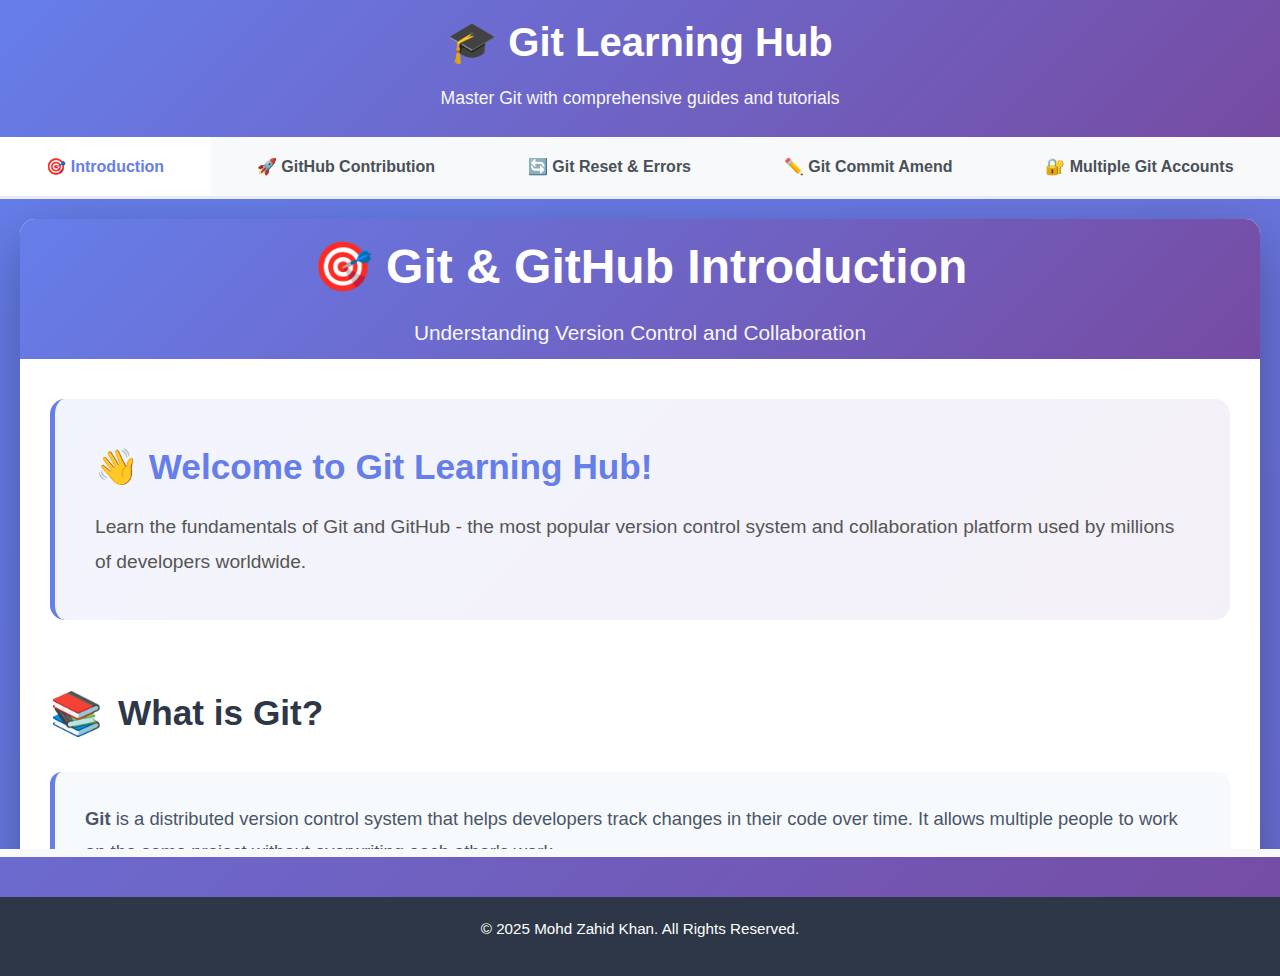
<file: index.html>
<!DOCTYPE html>
<html lang="en">
<head>
    <meta charset="UTF-8">
    <meta name="viewport" content="width=device-width, initial-scale=1.0">
    <title>Git Learning Hub</title>
    <link rel="stylesheet" href="main.css">
    <link rel="stylesheet" href="git_multiple_account/Multiple_git_account.css">
    <script src="tab_switching.js"></script>
</head>
<body style="padding: 0px;">
    <div class="main-container">
        <header class="main-header">
            <h1>🎓 Git Learning Hub</h1>
            <p>Master Git with comprehensive guides and tutorials</p>
        </header>

        <nav class="tab-navigation">
            <button class="tab-btn active" data-tab="intro">
                🎯 Introduction
            </button>
            <button class="tab-btn" data-tab="github-contribution">
                🚀 GitHub Contribution
            </button>
            <button class="tab-btn" data-tab="git-reset">
                🔄 Git Reset & Errors
            </button>
            <button class="tab-btn" data-tab="git-amend">
                ✏️ Git Commit Amend
            </button>
            <button class="tab-btn" data-tab="multiple-accounts">
                🔐 Multiple Git Accounts
            </button>
        </nav>

        <div class="content-area">
            <iframe id="content-frame" src="git_introdunction/intro.html"></iframe>
        </div>

        <footer class="main-footer">
            <p>© 2025 Mohd Zahid Khan. All Rights Reserved.</p>
        </footer>
    </div>
</body>
</html>
</file>
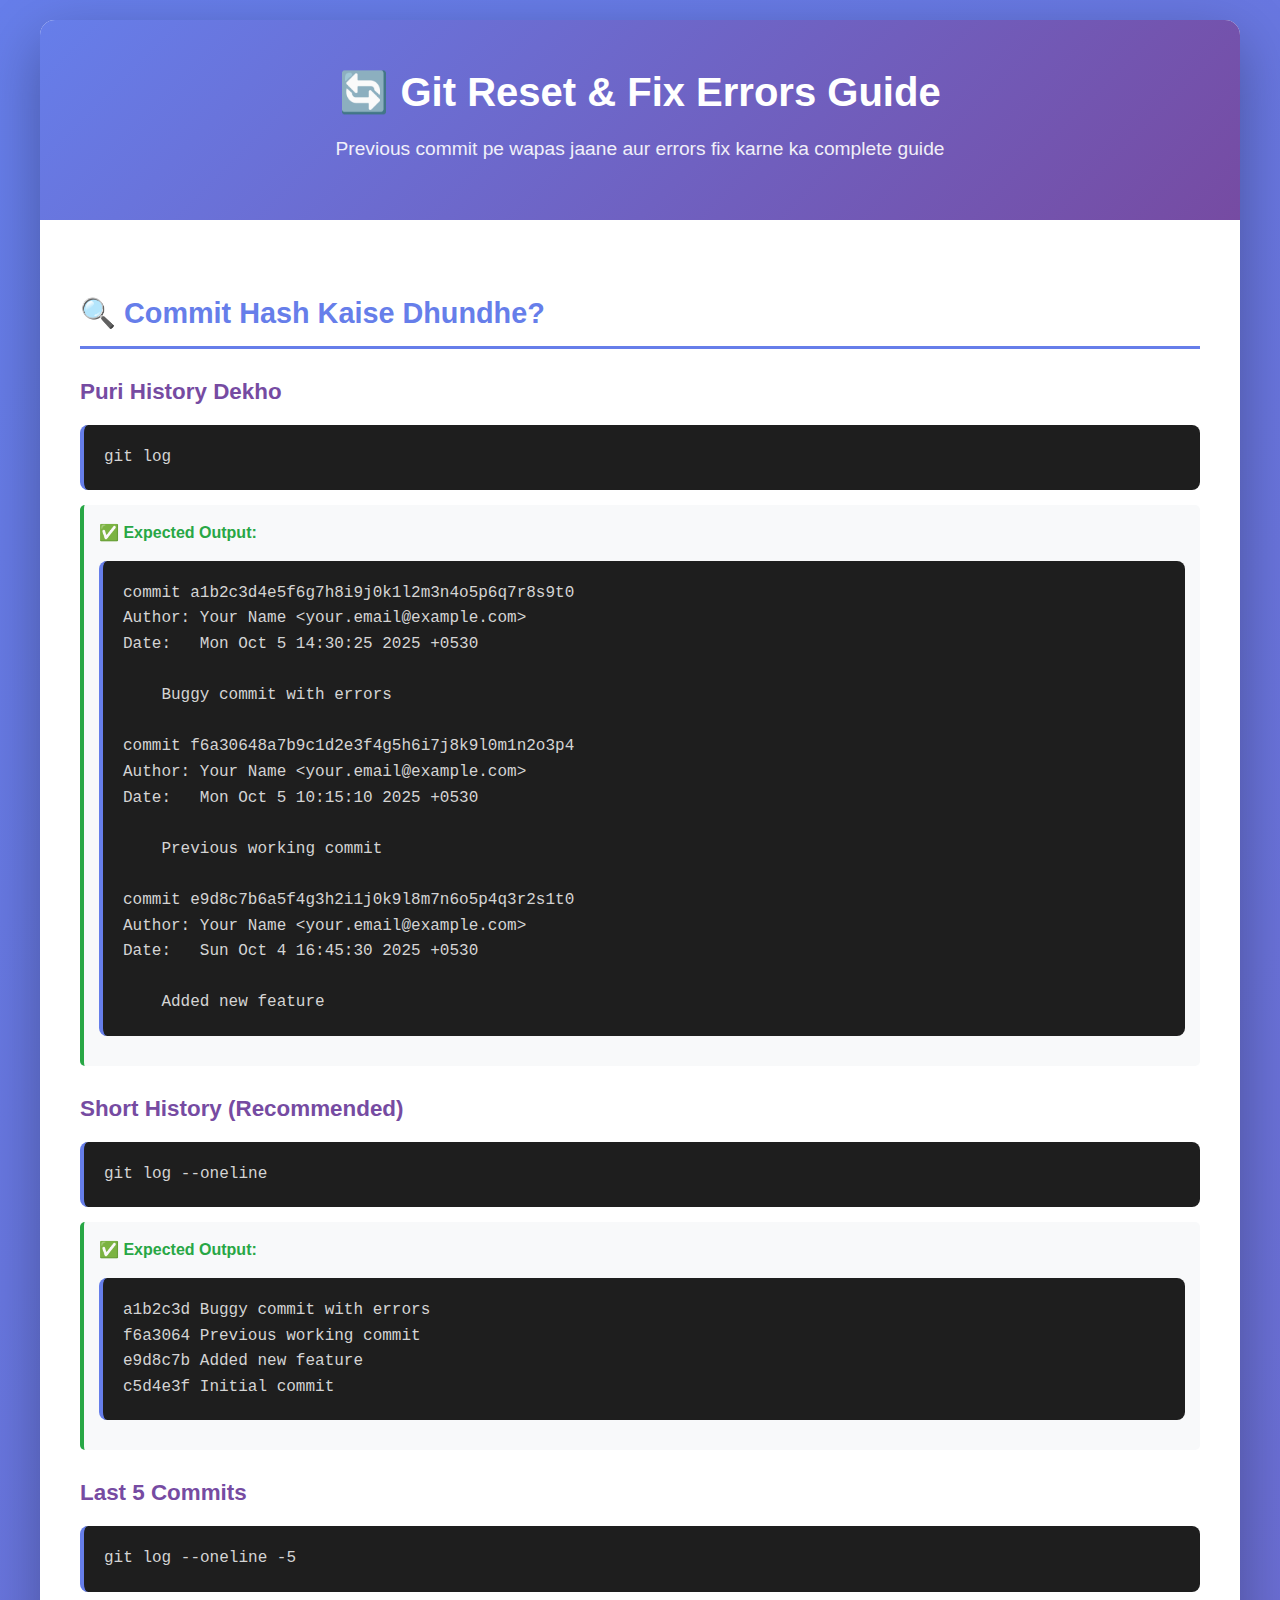
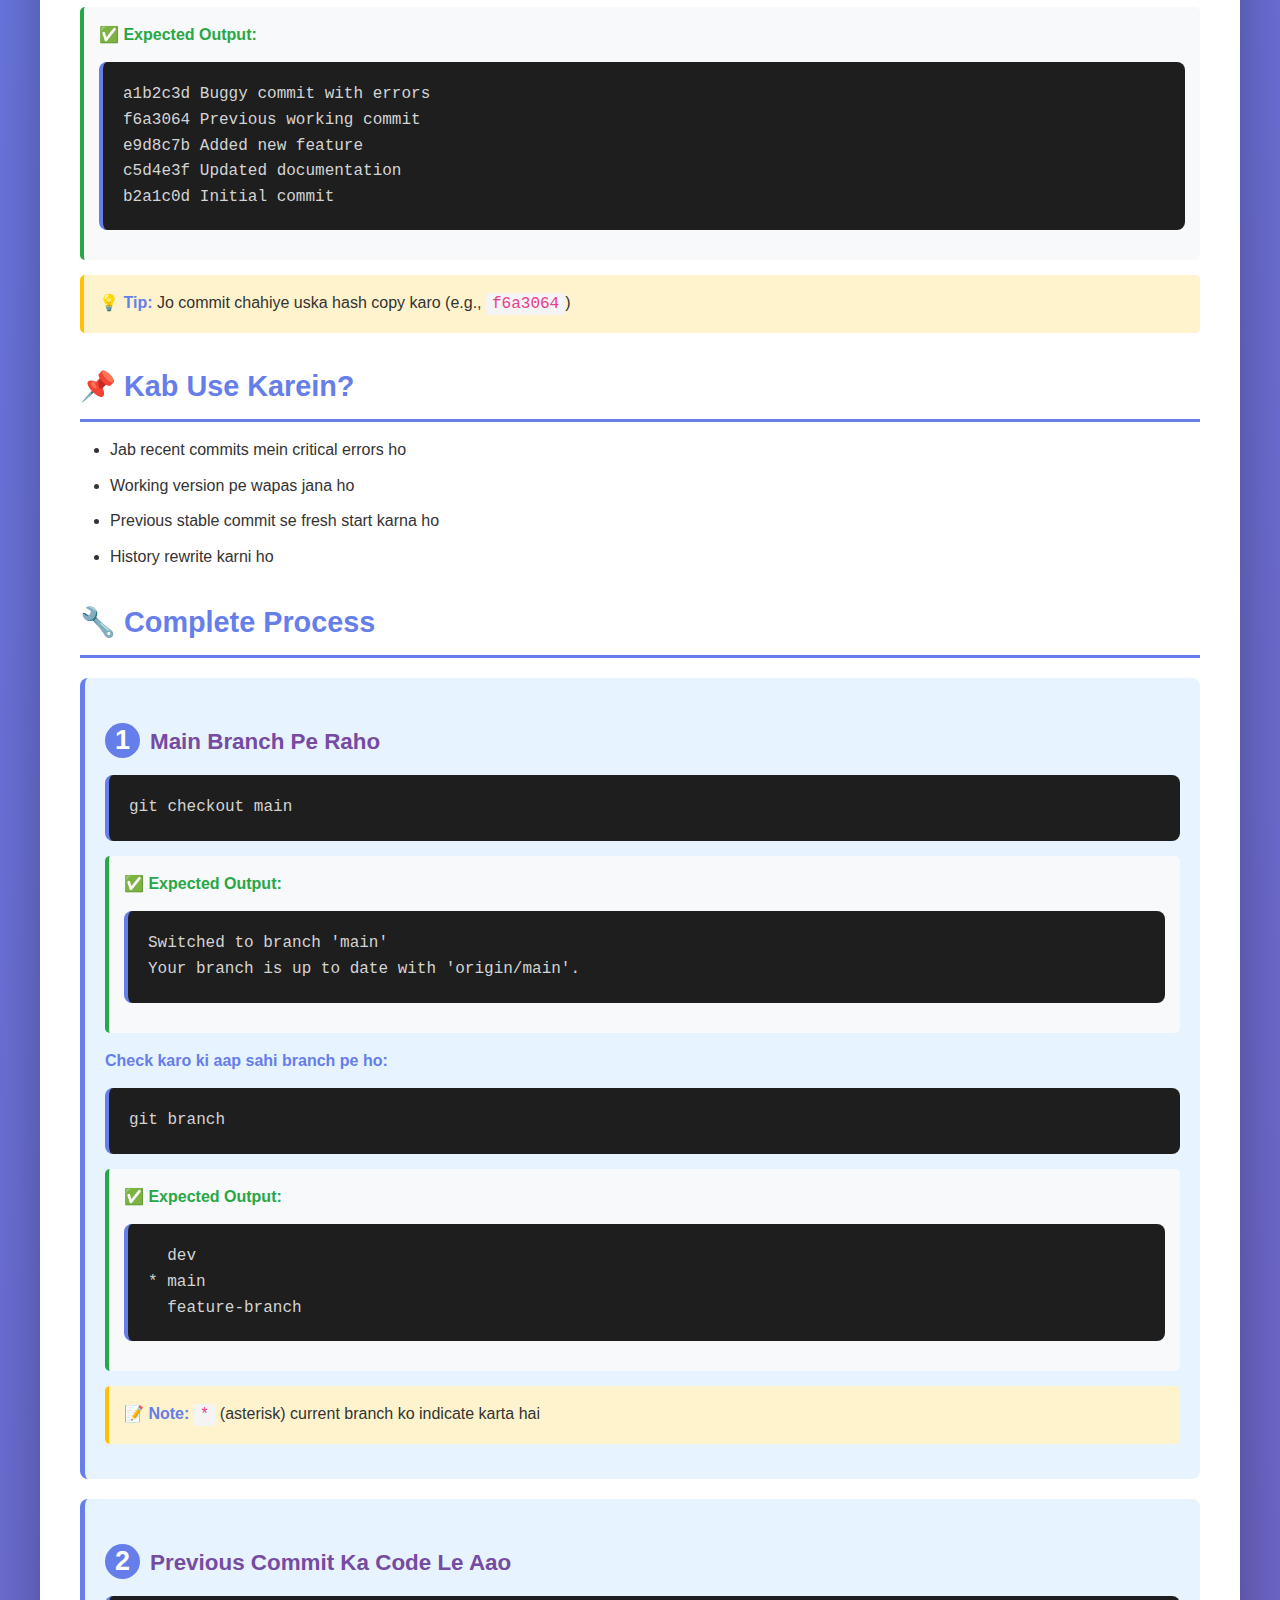
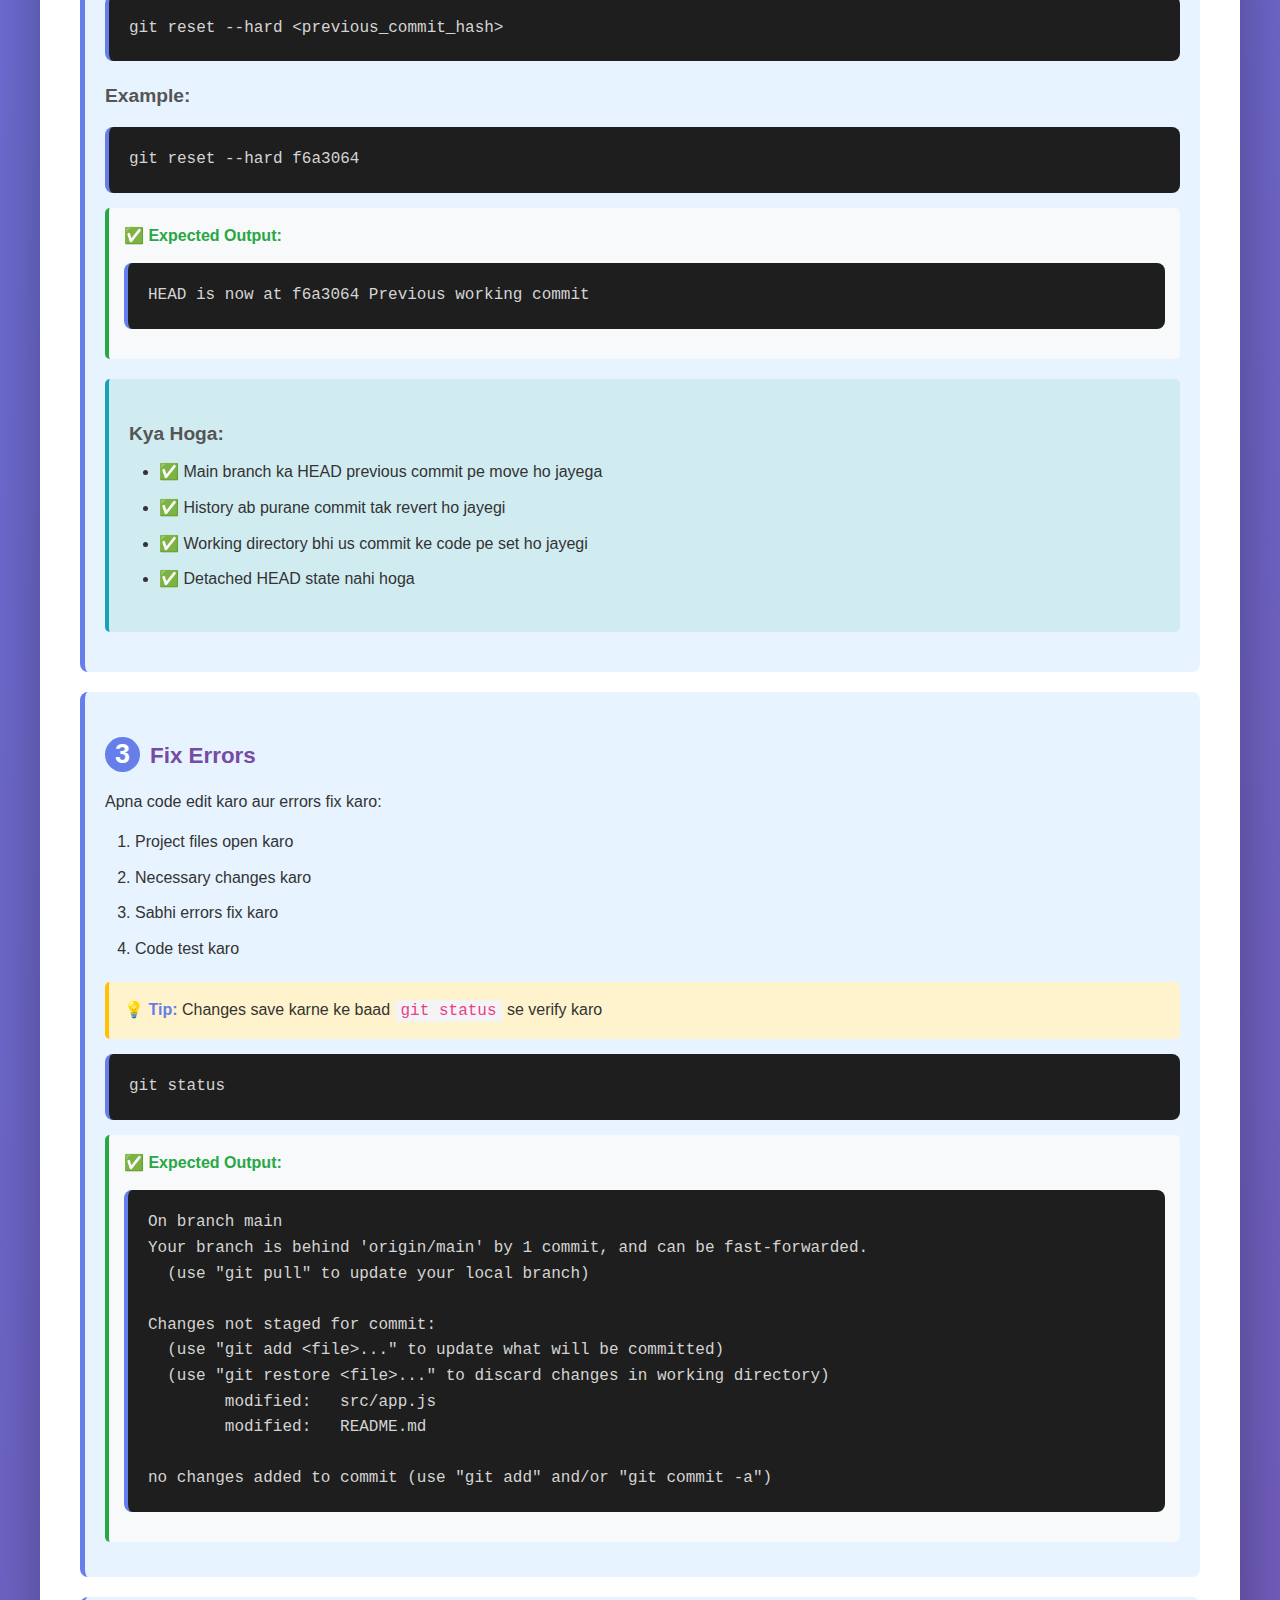
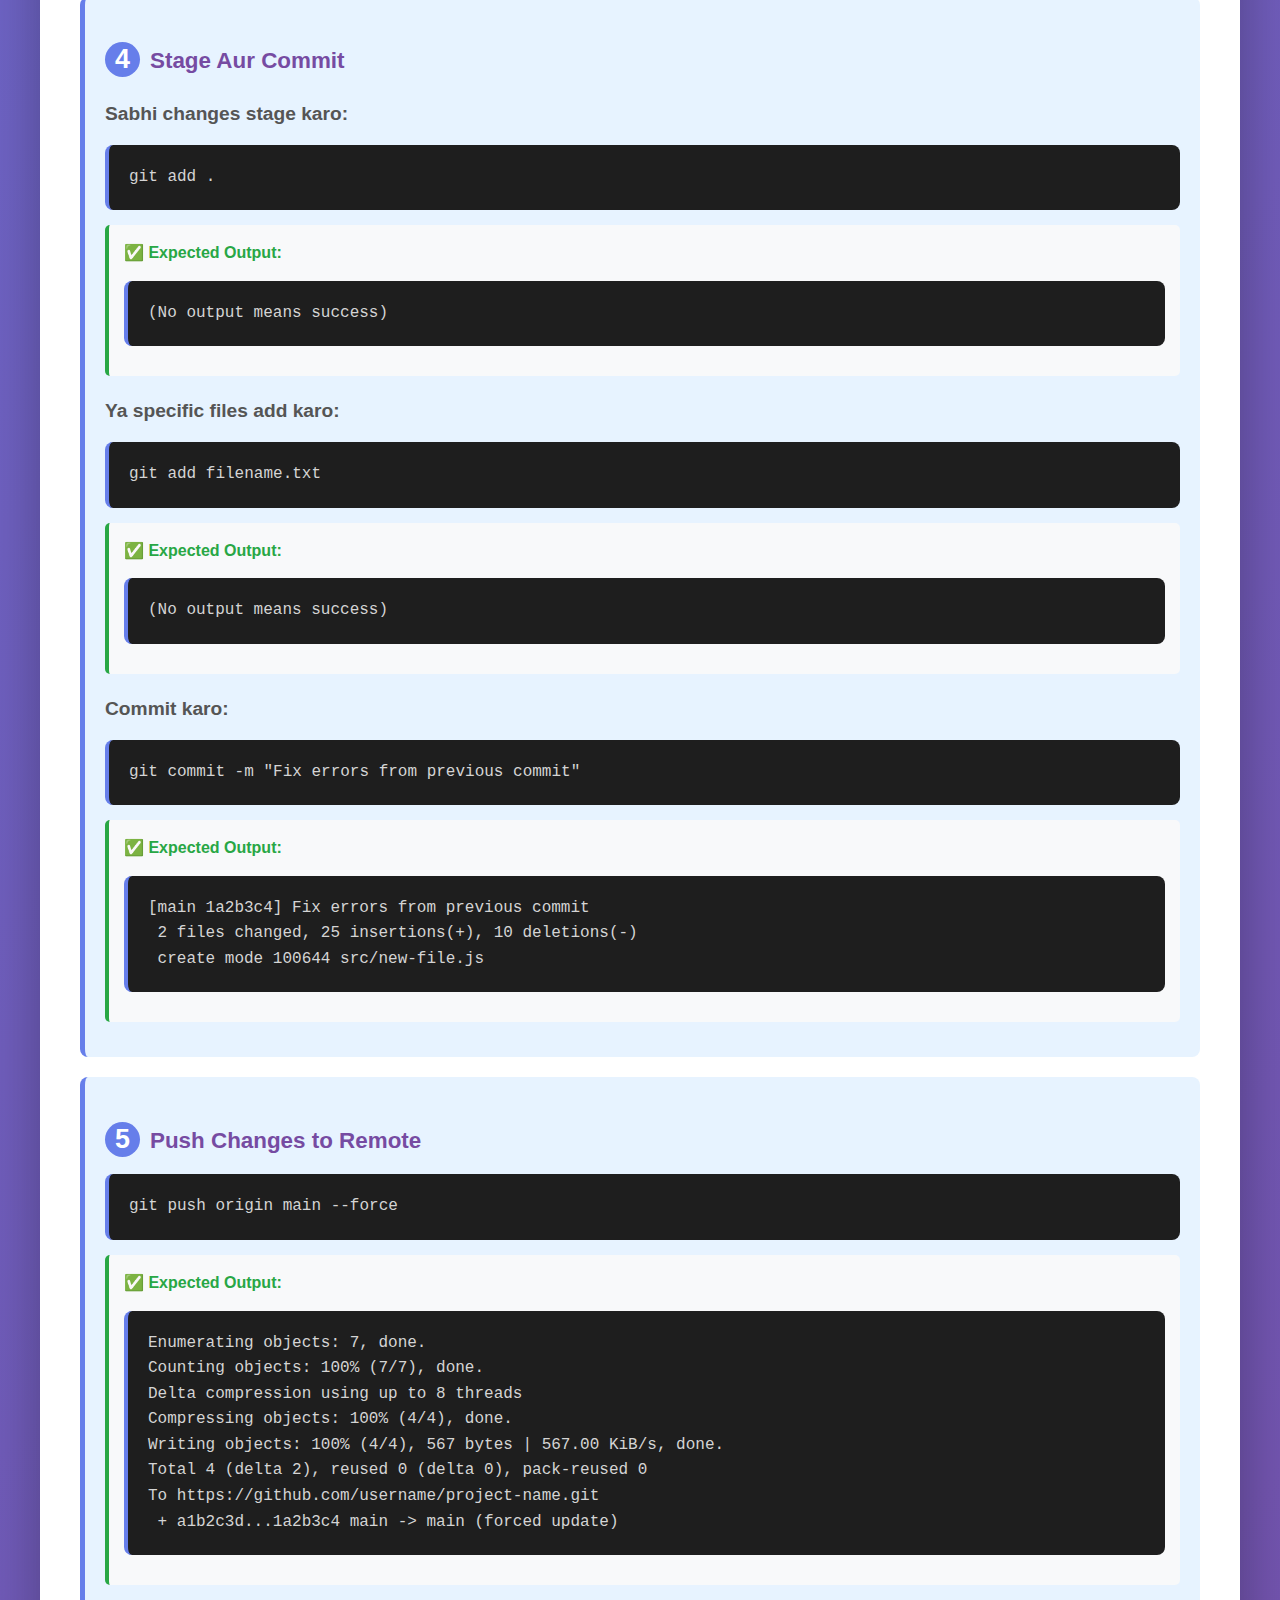
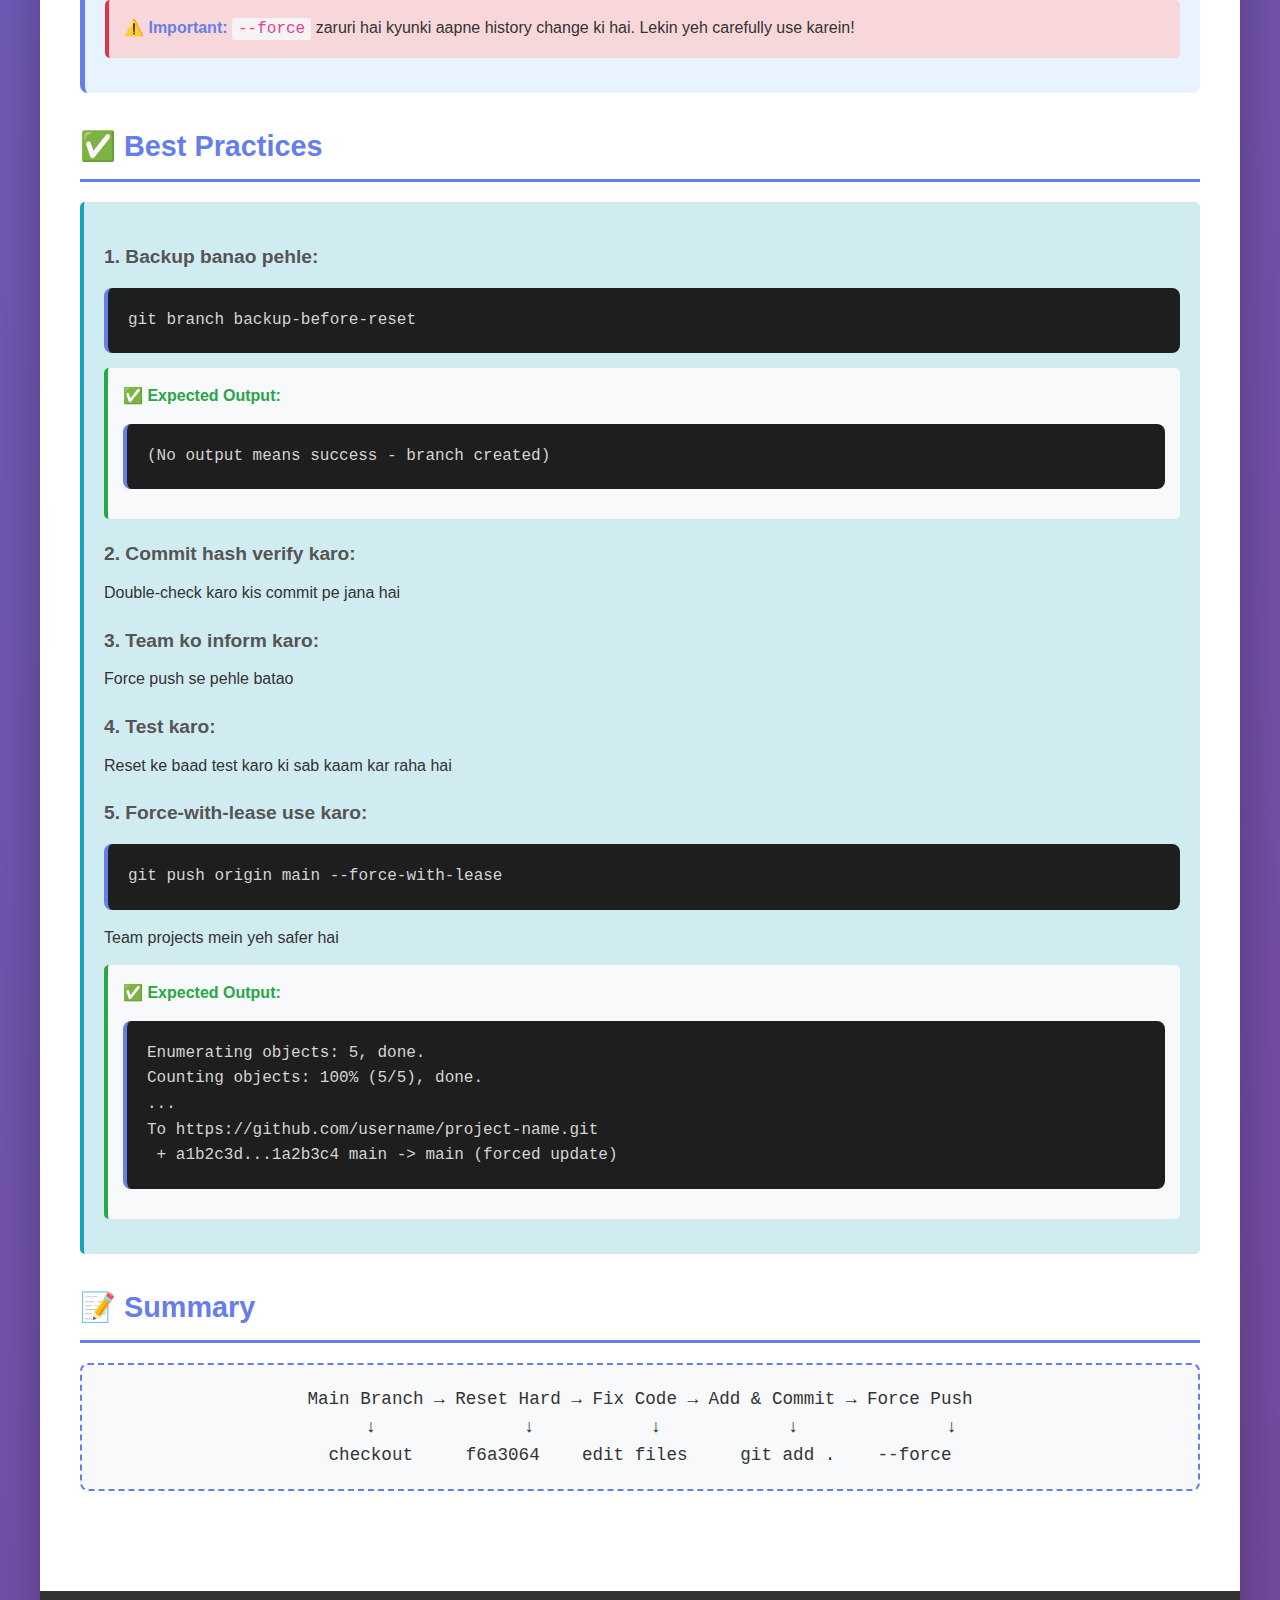
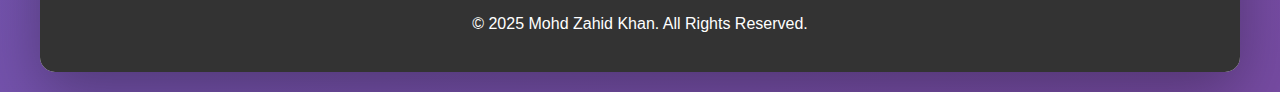
<file: git_reset_&_errors.html>
<!DOCTYPE html>
<html lang="en">
<head>
    <meta charset="UTF-8">
    <meta name="viewport" content="width=device-width, initial-scale=1.0">
    <title>Git Reset & Fix Errors Guide</title>
    <link rel="stylesheet" href="git_reset_&_errors.css">
</head>
<body>
    <div class="container">
        <header>
            <h1>🔄 Git Reset & Fix Errors Guide</h1>
            <p>Previous commit pe wapas jaane aur errors fix karne ka complete guide</p>
        </header>

        <div class="content">
            <h2>🔍 Commit Hash Kaise Dhundhe?</h2>

            <h3>Puri History Dekho</h3>
            <pre><code>git log</code></pre>

            <div class="output">
                <div class="output-title">✅ Expected Output:</div>
                <pre><code>commit a1b2c3d4e5f6g7h8i9j0k1l2m3n4o5p6q7r8s9t0
Author: Your Name &lt;your.email@example.com&gt;
Date:   Mon Oct 5 14:30:25 2025 +0530

    Buggy commit with errors

commit f6a30648a7b9c1d2e3f4g5h6i7j8k9l0m1n2o3p4
Author: Your Name &lt;your.email@example.com&gt;
Date:   Mon Oct 5 10:15:10 2025 +0530

    Previous working commit

commit e9d8c7b6a5f4g3h2i1j0k9l8m7n6o5p4q3r2s1t0
Author: Your Name &lt;your.email@example.com&gt;
Date:   Sun Oct 4 16:45:30 2025 +0530

    Added new feature</code></pre>
            </div>

            <h3>Short History (Recommended)</h3>
            <pre><code>git log --oneline</code></pre>

            <div class="output">
                <div class="output-title">✅ Expected Output:</div>
                <pre><code>a1b2c3d Buggy commit with errors
f6a3064 Previous working commit
e9d8c7b Added new feature
c5d4e3f Initial commit</code></pre>
            </div>

            <h3>Last 5 Commits</h3>
            <pre><code>git log --oneline -5</code></pre>

            <div class="output">
                <div class="output-title">✅ Expected Output:</div>
                <pre><code>a1b2c3d Buggy commit with errors
f6a3064 Previous working commit
e9d8c7b Added new feature
c5d4e3f Updated documentation
b2a1c0d Initial commit</code></pre>
            </div>

            <div class="note">
                <strong>💡 Tip:</strong> Jo commit chahiye uska hash copy karo (e.g., <code>f6a3064</code>)
            </div>

            <h2>📌 Kab Use Karein?</h2>
            <ul>
                <li>Jab recent commits mein critical errors ho</li>
                <li>Working version pe wapas jana ho</li>
                <li>Previous stable commit se fresh start karna ho</li>
                <li>History rewrite karni ho</li>
            </ul>

            <h2>🔧 Complete Process</h2>

            <div class="step">
                <h3><span class="step-number">1</span>Main Branch Pe Raho</h3>
                <pre><code>git checkout main</code></pre>

                <div class="output">
                    <div class="output-title">✅ Expected Output:</div>
                    <pre><code>Switched to branch 'main'
Your branch is up to date with 'origin/main'.</code></pre>
                </div>

                <p><strong>Check karo ki aap sahi branch pe ho:</strong></p>
                <pre><code>git branch</code></pre>

                <div class="output">
                    <div class="output-title">✅ Expected Output:</div>
                    <pre><code>  dev
* main
  feature-branch</code></pre>
                </div>

                <div class="note">
                    <strong>📝 Note:</strong> <code>*</code> (asterisk) current branch ko indicate karta hai
                </div>
            </div>

            <div class="step">
                <h3><span class="step-number">2</span>Previous Commit Ka Code Le Aao</h3>
                <pre><code>git reset --hard &lt;previous_commit_hash&gt;</code></pre>

                <h4>Example:</h4>
                <pre><code>git reset --hard f6a3064</code></pre>

                <div class="output">
                    <div class="output-title">✅ Expected Output:</div>
                    <pre><code>HEAD is now at f6a3064 Previous working commit</code></pre>
                </div>

                <div class="info-box">
                    <h4>Kya Hoga:</h4>
                    <ul>
                        <li>✅ Main branch ka HEAD previous commit pe move ho jayega</li>
                        <li>✅ History ab purane commit tak revert ho jayegi</li>
                        <li>✅ Working directory bhi us commit ke code pe set ho jayegi</li>
                        <li>✅ Detached HEAD state nahi hoga</li>
                    </ul>
                </div>
            </div>

            <div class="step">
                <h3><span class="step-number">3</span>Fix Errors</h3>
                <p>Apna code edit karo aur errors fix karo:</p>
                <ol>
                    <li>Project files open karo</li>
                    <li>Necessary changes karo</li>
                    <li>Sabhi errors fix karo</li>
                    <li>Code test karo</li>
                </ol>

                <div class="note">
                    <strong>💡 Tip:</strong> Changes save karne ke baad <code>git status</code> se verify karo
                </div>

                <pre><code>git status</code></pre>

                <div class="output">
                    <div class="output-title">✅ Expected Output:</div>
                    <pre><code>On branch main
Your branch is behind 'origin/main' by 1 commit, and can be fast-forwarded.
  (use "git pull" to update your local branch)

Changes not staged for commit:
  (use "git add &lt;file&gt;..." to update what will be committed)
  (use "git restore &lt;file&gt;..." to discard changes in working directory)
        modified:   src/app.js
        modified:   README.md

no changes added to commit (use "git add" and/or "git commit -a")</code></pre>
                </div>
            </div>

            <div class="step">
                <h3><span class="step-number">4</span>Stage Aur Commit</h3>

                <h4>Sabhi changes stage karo:</h4>
                <pre><code>git add .</code></pre>

                <div class="output">
                    <div class="output-title">✅ Expected Output:</div>
                    <pre><code>(No output means success)</code></pre>
                </div>

                <h4>Ya specific files add karo:</h4>
                <pre><code>git add filename.txt</code></pre>

                <div class="output">
                    <div class="output-title">✅ Expected Output:</div>
                    <pre><code>(No output means success)</code></pre>
                </div>

                <h4>Commit karo:</h4>
                <pre><code>git commit -m "Fix errors from previous commit"</code></pre>

                <div class="output">
                    <div class="output-title">✅ Expected Output:</div>
                    <pre><code>[main 1a2b3c4] Fix errors from previous commit
 2 files changed, 25 insertions(+), 10 deletions(-)
 create mode 100644 src/new-file.js</code></pre>
                </div>
            </div>

            <div class="step">
                <h3><span class="step-number">5</span>Push Changes to Remote</h3>
                <pre><code>git push origin main --force</code></pre>

                <div class="output">
                    <div class="output-title">✅ Expected Output:</div>
                    <pre><code>Enumerating objects: 7, done.
Counting objects: 100% (7/7), done.
Delta compression using up to 8 threads
Compressing objects: 100% (4/4), done.
Writing objects: 100% (4/4), 567 bytes | 567.00 KiB/s, done.
Total 4 (delta 2), reused 0 (delta 0), pack-reused 0
To https://github.com/username/project-name.git
 + a1b2c3d...1a2b3c4 main -> main (forced update)</code></pre>
                </div>

                <div class="warning">
                    <strong>⚠️ Important:</strong> <code>--force</code> zaruri hai kyunki aapne history change ki hai. Lekin yeh carefully use karein!
                </div>
            </div>

            <h2>✅ Best Practices</h2>

            <div class="info-box">
                <h4>1. Backup banao pehle:</h4>
                <pre><code>git branch backup-before-reset</code></pre>
                <div class="output">
                    <div class="output-title">✅ Expected Output:</div>
                    <pre><code>(No output means success - branch created)</code></pre>
                </div>

                <h4>2. Commit hash verify karo:</h4>
                <p>Double-check karo kis commit pe jana hai</p>

                <h4>3. Team ko inform karo:</h4>
                <p>Force push se pehle batao</p>

                <h4>4. Test karo:</h4>
                <p>Reset ke baad test karo ki sab kaam kar raha hai</p>

                <h4>5. Force-with-lease use karo:</h4>
                <pre><code>git push origin main --force-with-lease</code></pre>
                <p>Team projects mein yeh safer hai</p>

                <div class="output">
                    <div class="output-title">✅ Expected Output:</div>
                    <pre><code>Enumerating objects: 5, done.
Counting objects: 100% (5/5), done.
...
To https://github.com/username/project-name.git
 + a1b2c3d...1a2b3c4 main -> main (forced update)</code></pre>
                </div>
            </div>

            <h2>📝 Summary</h2>
            <div class="flow-diagram">
                Main Branch → Reset Hard → Fix Code → Add & Commit → Force Push<br>
                &nbsp;&nbsp;&nbsp;&nbsp;↓&nbsp;&nbsp;&nbsp;&nbsp;&nbsp;&nbsp;&nbsp;&nbsp;&nbsp;&nbsp;&nbsp;&nbsp;&nbsp;&nbsp;↓&nbsp;&nbsp;&nbsp;&nbsp;&nbsp;&nbsp;&nbsp;&nbsp;&nbsp;&nbsp;&nbsp;↓&nbsp;&nbsp;&nbsp;&nbsp;&nbsp;&nbsp;&nbsp;&nbsp;&nbsp;&nbsp;&nbsp;&nbsp;↓&nbsp;&nbsp;&nbsp;&nbsp;&nbsp;&nbsp;&nbsp;&nbsp;&nbsp;&nbsp;&nbsp;&nbsp;&nbsp;&nbsp;↓<br>
                checkout&nbsp;&nbsp;&nbsp;&nbsp;&nbsp;f6a3064&nbsp;&nbsp;&nbsp;&nbsp;edit files&nbsp;&nbsp;&nbsp;&nbsp;&nbsp;git add .&nbsp;&nbsp;&nbsp;&nbsp;--force
            </div>

        </div>

        <footer>
            <p>© 2025 Mohd Zahid Khan. All Rights Reserved.</p>
        </footer>
    </div>
</body>
</html>
</file>
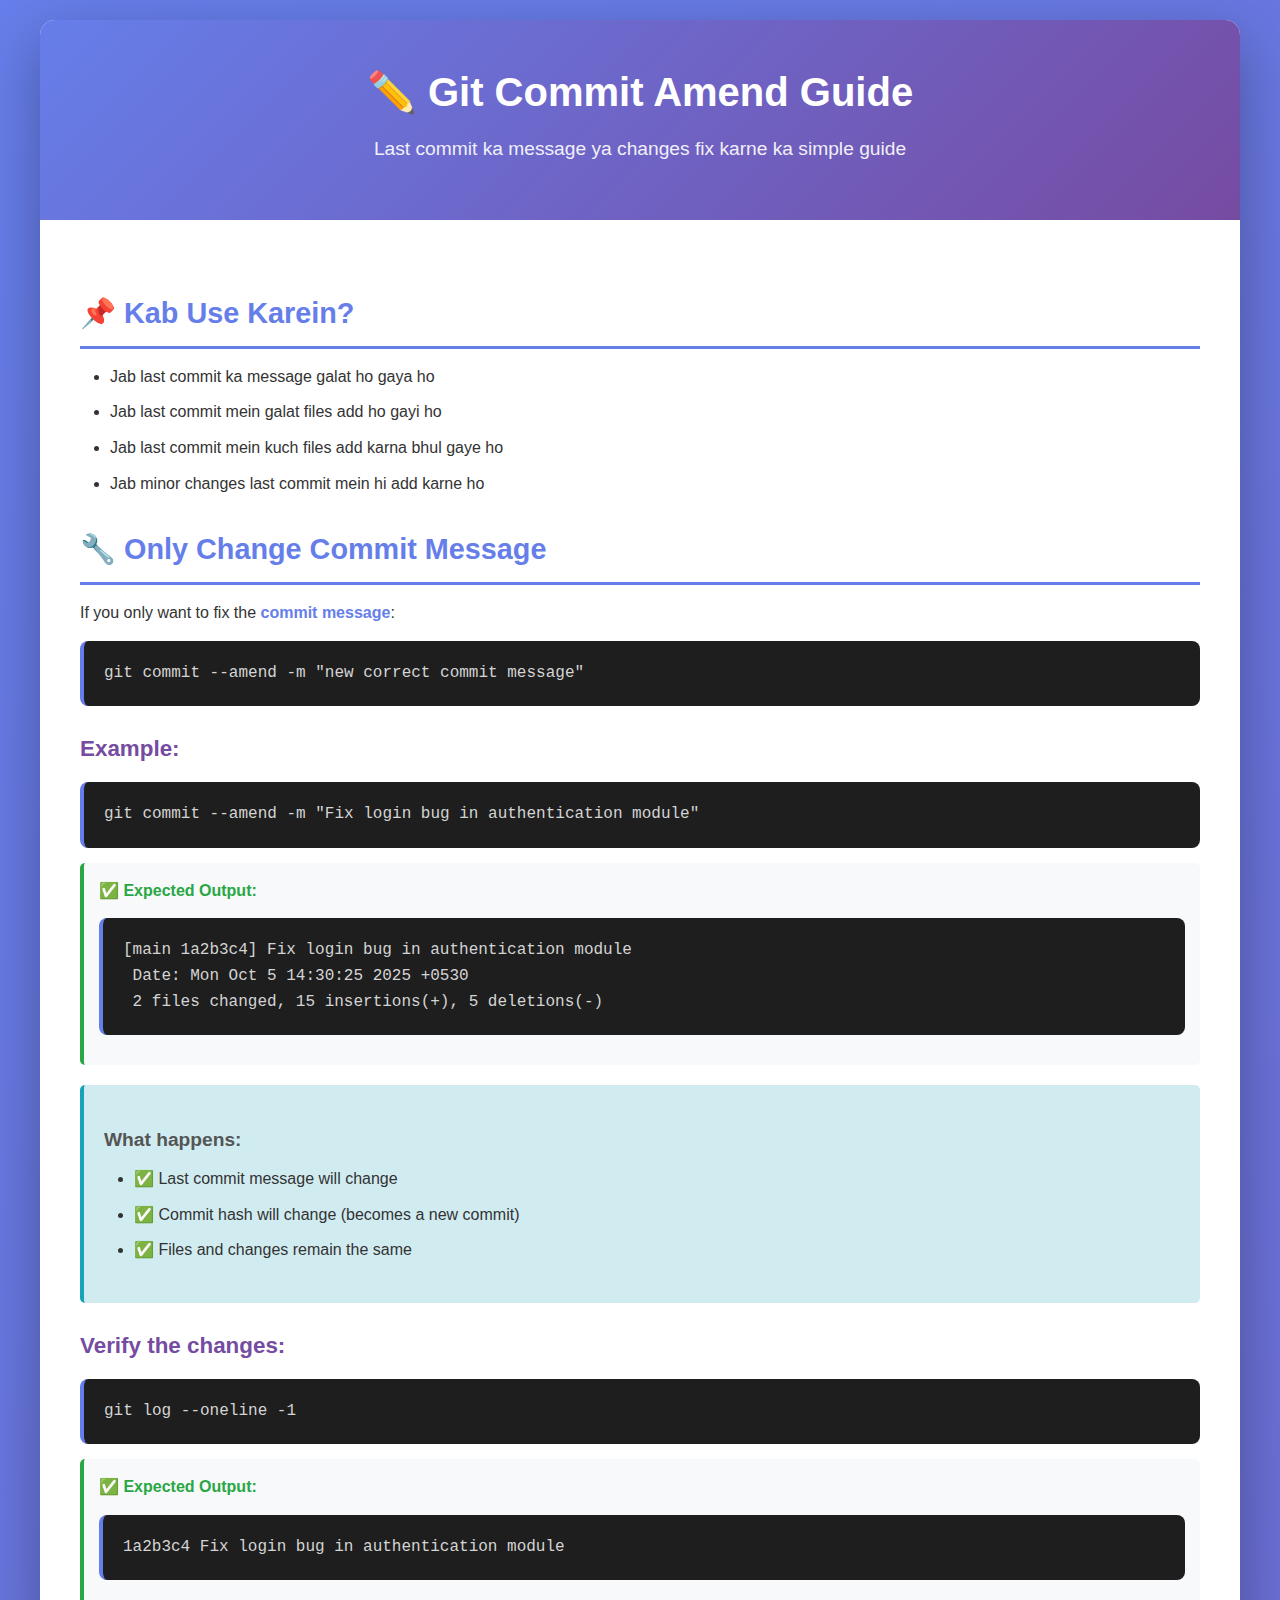
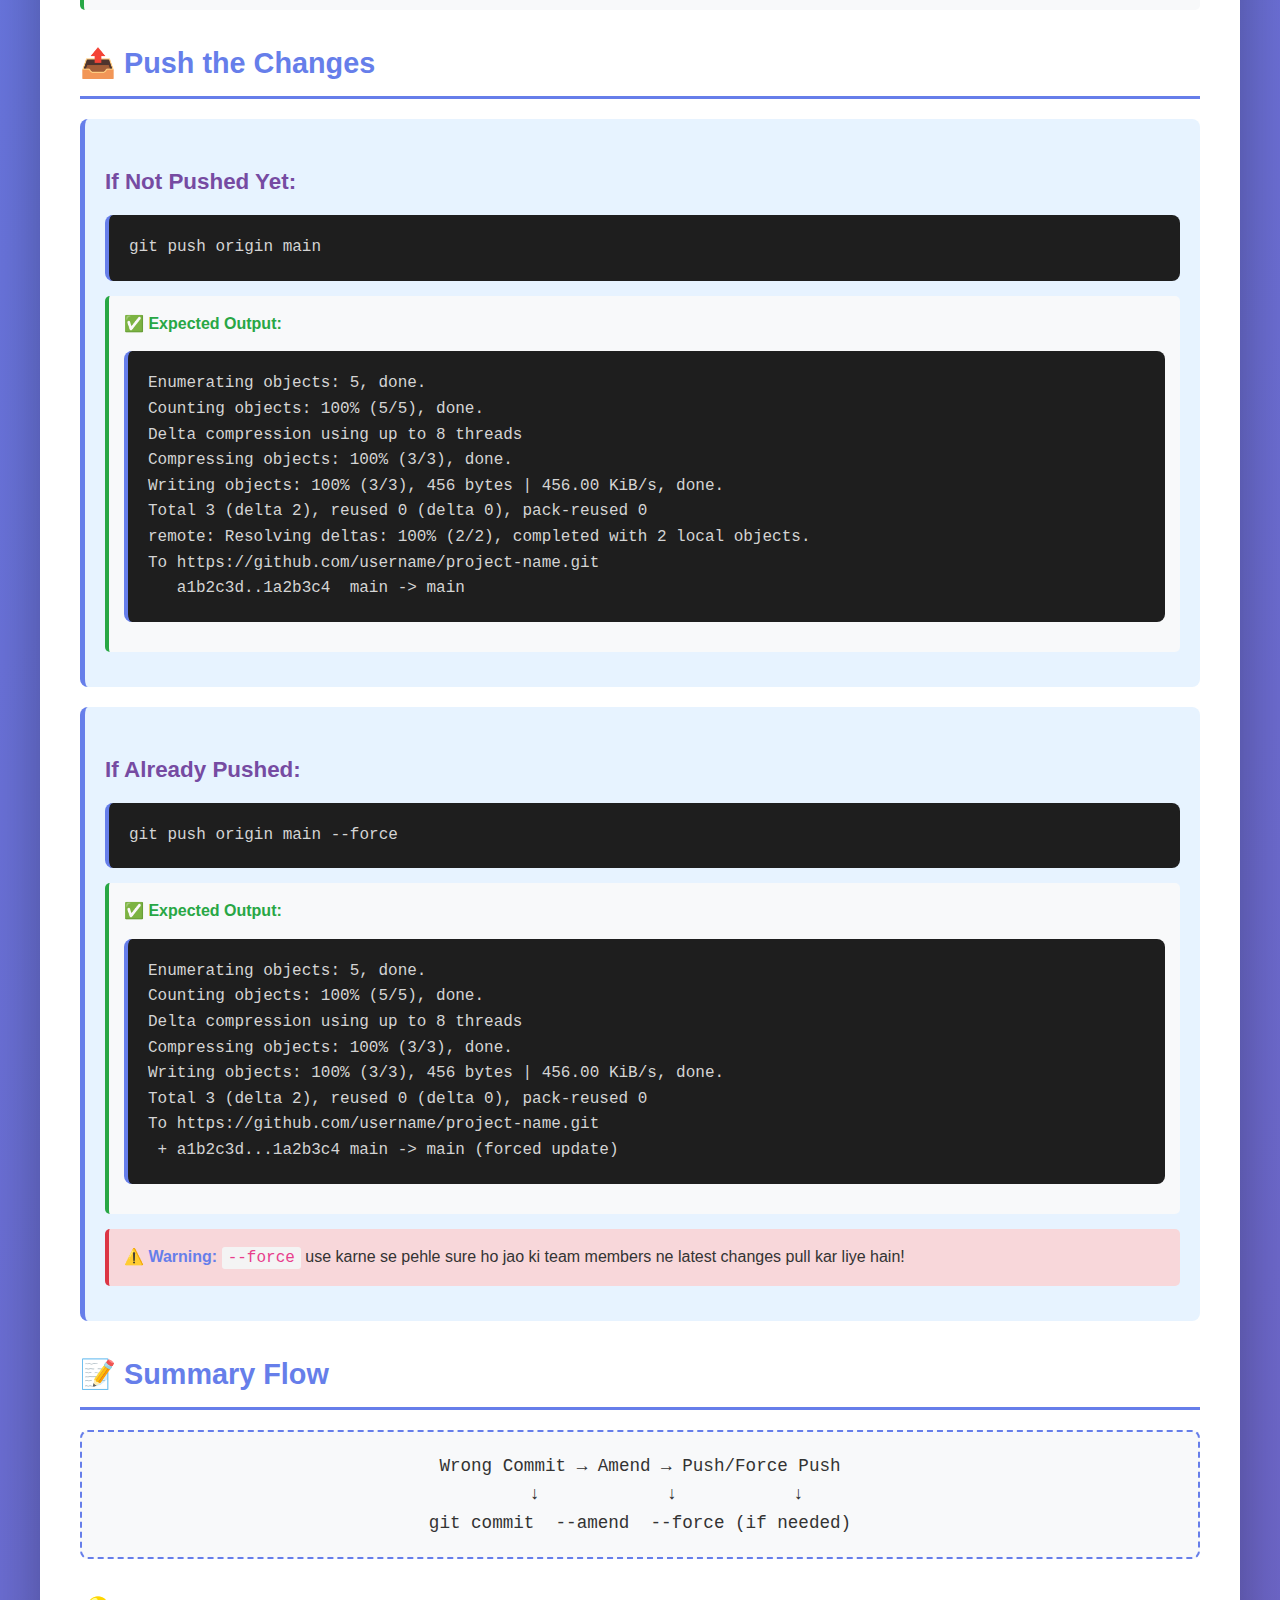
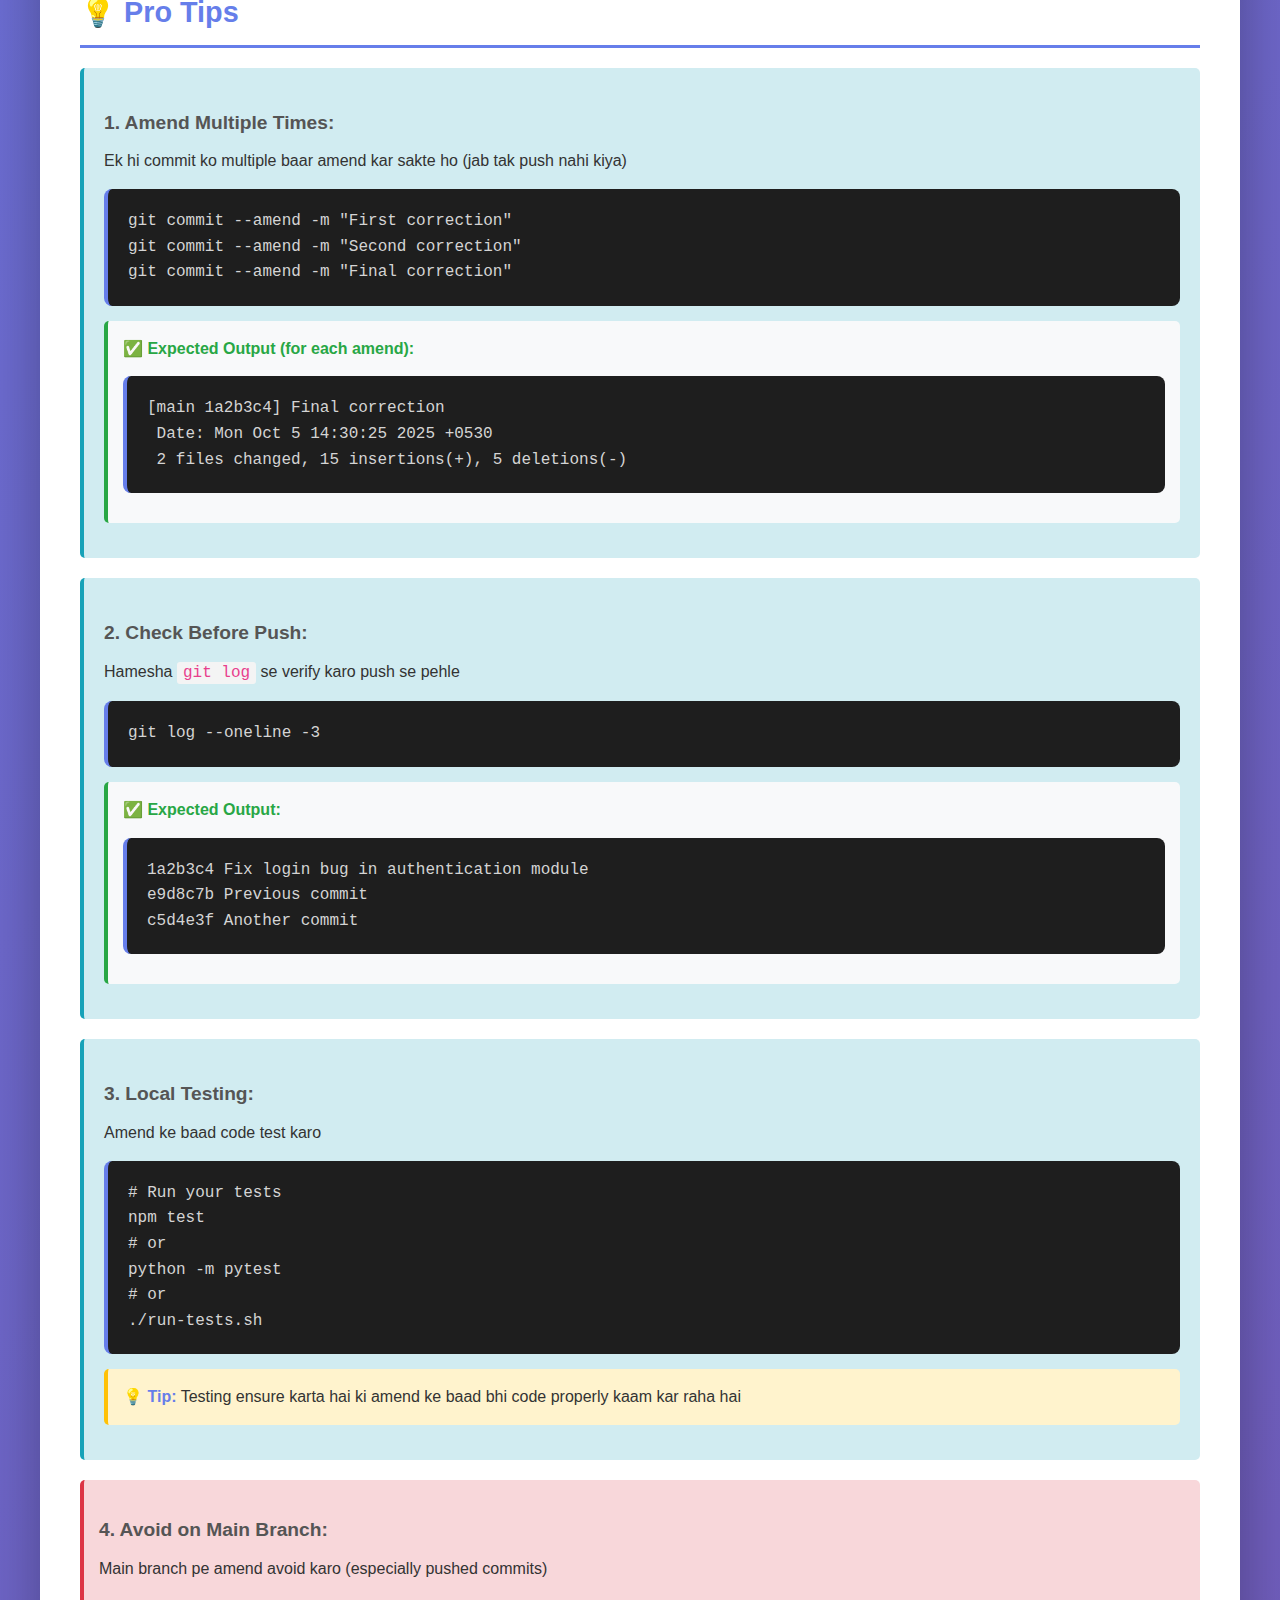
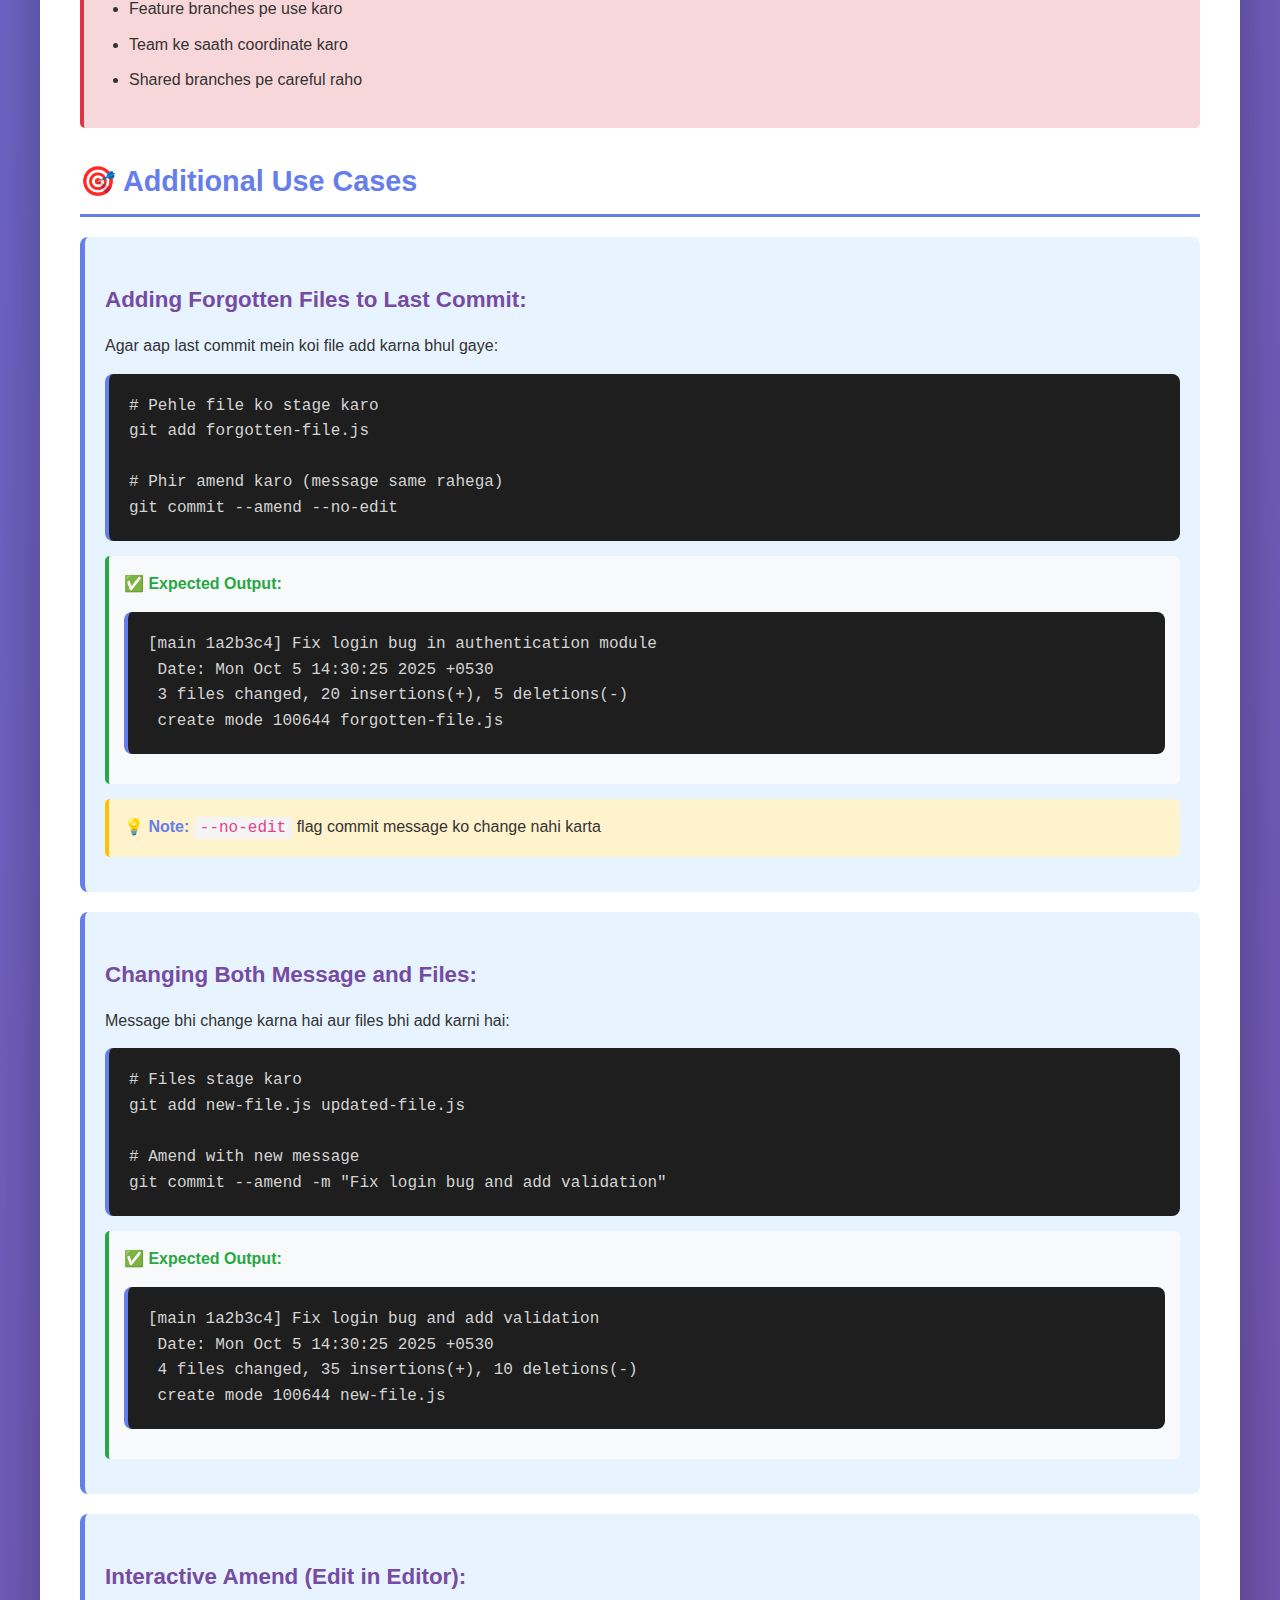
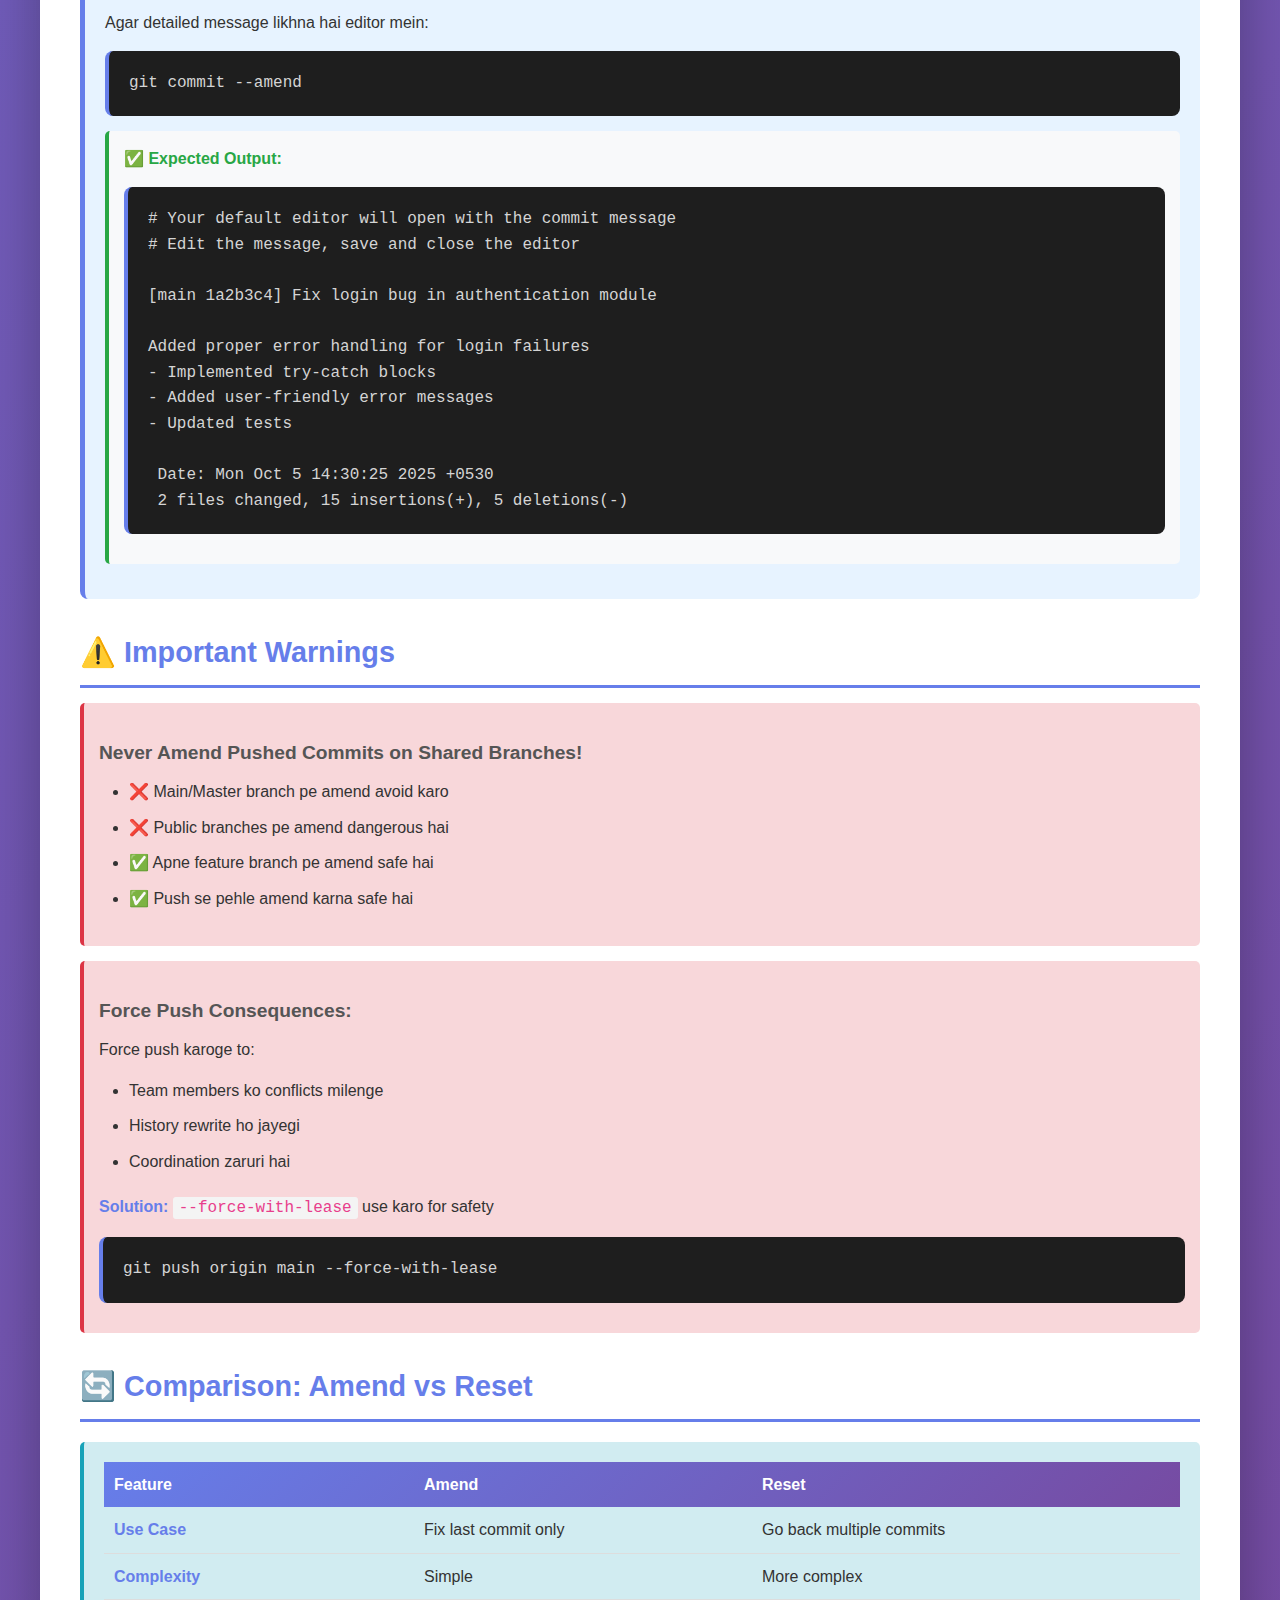
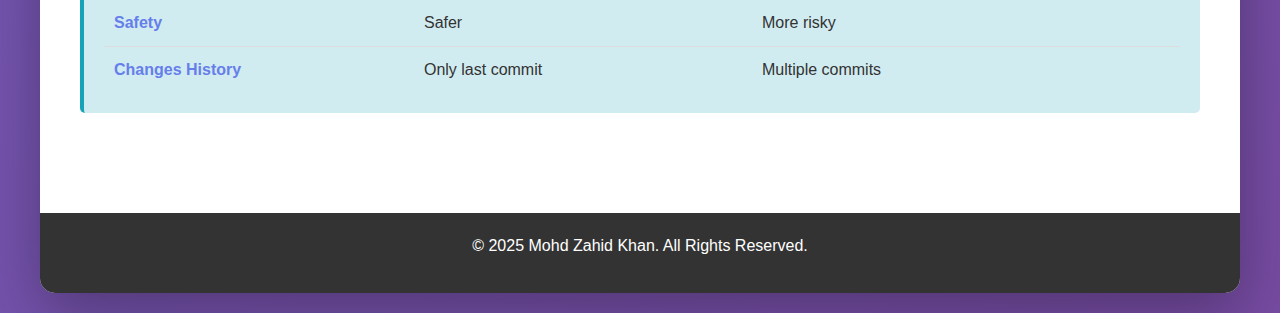
<file: git_wrong_commit.html>
<!DOCTYPE html>
<html lang="en">
<head>
    <meta charset="UTF-8">
    <meta name="viewport" content="width=device-width, initial-scale=1.0">
    <title>Git Commit Amend Guide</title>
    <link rel="stylesheet" href="git_wrong_commit.css">
</head>
<body>
    <div class="container">
        <header>
            <h1>✏️ Git Commit Amend Guide</h1>
            <p>Last commit ka message ya changes fix karne ka simple guide</p>
        </header>

        <div class="content">
            <h2>📌 Kab Use Karein?</h2>
            <ul>
                <li>Jab last commit ka message galat ho gaya ho</li>
                <li>Jab last commit mein galat files add ho gayi ho</li>
                <li>Jab last commit mein kuch files add karna bhul gaye ho</li>
                <li>Jab minor changes last commit mein hi add karne ho</li>
            </ul>

            <h2>🔧 Only Change Commit Message</h2>
            <p>If you only want to fix the <strong>commit message</strong>:</p>

            <pre><code>git commit --amend -m "new correct commit message"</code></pre>

            <h3>Example:</h3>
            <pre><code>git commit --amend -m "Fix login bug in authentication module"</code></pre>

            <div class="output">
                <div class="output-title">✅ Expected Output:</div>
                <pre><code>[main 1a2b3c4] Fix login bug in authentication module
 Date: Mon Oct 5 14:30:25 2025 +0530
 2 files changed, 15 insertions(+), 5 deletions(-)</code></pre>
            </div>

            <div class="info-box">
                <h4>What happens:</h4>
                <ul>
                    <li>✅ Last commit message will change</li>
                    <li>✅ Commit hash will change (becomes a new commit)</li>
                    <li>✅ Files and changes remain the same</li>
                </ul>
            </div>

            <h3>Verify the changes:</h3>
            <pre><code>git log --oneline -1</code></pre>

            <div class="output">
                <div class="output-title">✅ Expected Output:</div>
                <pre><code>1a2b3c4 Fix login bug in authentication module</code></pre>
            </div>

            <h2>📤 Push the Changes</h2>

            <div class="step">
                <h3>If Not Pushed Yet:</h3>
                <pre><code>git push origin main</code></pre>

                <div class="output">
                    <div class="output-title">✅ Expected Output:</div>
                    <pre><code>Enumerating objects: 5, done.
Counting objects: 100% (5/5), done.
Delta compression using up to 8 threads
Compressing objects: 100% (3/3), done.
Writing objects: 100% (3/3), 456 bytes | 456.00 KiB/s, done.
Total 3 (delta 2), reused 0 (delta 0), pack-reused 0
remote: Resolving deltas: 100% (2/2), completed with 2 local objects.
To https://github.com/username/project-name.git
   a1b2c3d..1a2b3c4  main -> main</code></pre>
                </div>
            </div>

            <div class="step">
                <h3>If Already Pushed:</h3>
                <pre><code>git push origin main --force</code></pre>

                <div class="output">
                    <div class="output-title">✅ Expected Output:</div>
                    <pre><code>Enumerating objects: 5, done.
Counting objects: 100% (5/5), done.
Delta compression using up to 8 threads
Compressing objects: 100% (3/3), done.
Writing objects: 100% (3/3), 456 bytes | 456.00 KiB/s, done.
Total 3 (delta 2), reused 0 (delta 0), pack-reused 0
To https://github.com/username/project-name.git
 + a1b2c3d...1a2b3c4 main -> main (forced update)</code></pre>
                </div>

                <div class="warning">
                    <strong>⚠️ Warning:</strong> <code>--force</code> use karne se pehle sure ho jao ki team members ne latest changes pull kar liye hain!
                </div>
            </div>

            <h2>📝 Summary Flow</h2>
            <div class="flow-diagram">
                Wrong Commit → Amend → Push/Force Push<br>
                &nbsp;&nbsp;&nbsp;&nbsp;&nbsp;↓&nbsp;&nbsp;&nbsp;&nbsp;&nbsp;&nbsp;&nbsp;&nbsp;&nbsp;&nbsp;&nbsp;&nbsp;↓&nbsp;&nbsp;&nbsp;&nbsp;&nbsp;&nbsp;&nbsp;&nbsp;&nbsp;&nbsp;&nbsp;↓<br>
                git commit&nbsp;&nbsp;--amend&nbsp;&nbsp;--force (if needed)
            </div>

            <h2>💡 Pro Tips</h2>

            <div class="info-box">
                <h4>1. Amend Multiple Times:</h4>
                <p>Ek hi commit ko multiple baar amend kar sakte ho (jab tak push nahi kiya)</p>
                <pre><code>git commit --amend -m "First correction"
git commit --amend -m "Second correction"
git commit --amend -m "Final correction"</code></pre>

                <div class="output">
                    <div class="output-title">✅ Expected Output (for each amend):</div>
                    <pre><code>[main 1a2b3c4] Final correction
 Date: Mon Oct 5 14:30:25 2025 +0530
 2 files changed, 15 insertions(+), 5 deletions(-)</code></pre>
                </div>
            </div>

            <div class="info-box">
                <h4>2. Check Before Push:</h4>
                <p>Hamesha <code>git log</code> se verify karo push se pehle</p>
                <pre><code>git log --oneline -3</code></pre>

                <div class="output">
                    <div class="output-title">✅ Expected Output:</div>
                    <pre><code>1a2b3c4 Fix login bug in authentication module
e9d8c7b Previous commit
c5d4e3f Another commit</code></pre>
                </div>
            </div>

            <div class="info-box">
                <h4>3. Local Testing:</h4>
                <p>Amend ke baad code test karo</p>
                <pre><code># Run your tests
npm test
# or
python -m pytest
# or
./run-tests.sh</code></pre>
                <div class="note">
                    <strong>💡 Tip:</strong> Testing ensure karta hai ki amend ke baad bhi code properly kaam kar raha hai
                </div>
            </div>

            <div class="warning">
                <h4>4. Avoid on Main Branch:</h4>
                <p>Main branch pe amend avoid karo (especially pushed commits)</p>
                <ul>
                    <li>Feature branches pe use karo</li>
                    <li>Team ke saath coordinate karo</li>
                    <li>Shared branches pe careful raho</li>
                </ul>
            </div>

            <h2>🎯 Additional Use Cases</h2>

            <div class="step">
                <h3>Adding Forgotten Files to Last Commit:</h3>
                <p>Agar aap last commit mein koi file add karna bhul gaye:</p>

                <pre><code># Pehle file ko stage karo
git add forgotten-file.js

# Phir amend karo (message same rahega)
git commit --amend --no-edit</code></pre>

                <div class="output">
                    <div class="output-title">✅ Expected Output:</div>
                    <pre><code>[main 1a2b3c4] Fix login bug in authentication module
 Date: Mon Oct 5 14:30:25 2025 +0530
 3 files changed, 20 insertions(+), 5 deletions(-)
 create mode 100644 forgotten-file.js</code></pre>
                </div>

                <div class="note">
                    <strong>💡 Note:</strong> <code>--no-edit</code> flag commit message ko change nahi karta
                </div>
            </div>

            <div class="step">
                <h3>Changing Both Message and Files:</h3>
                <p>Message bhi change karna hai aur files bhi add karni hai:</p>

                <pre><code># Files stage karo
git add new-file.js updated-file.js

# Amend with new message
git commit --amend -m "Fix login bug and add validation"</code></pre>

                <div class="output">
                    <div class="output-title">✅ Expected Output:</div>
                    <pre><code>[main 1a2b3c4] Fix login bug and add validation
 Date: Mon Oct 5 14:30:25 2025 +0530
 4 files changed, 35 insertions(+), 10 deletions(-)
 create mode 100644 new-file.js</code></pre>
                </div>
            </div>

            <div class="step">
                <h3>Interactive Amend (Edit in Editor):</h3>
                <p>Agar detailed message likhna hai editor mein:</p>

                <pre><code>git commit --amend</code></pre>

                <div class="output">
                    <div class="output-title">✅ Expected Output:</div>
                    <pre><code># Your default editor will open with the commit message
# Edit the message, save and close the editor

[main 1a2b3c4] Fix login bug in authentication module

Added proper error handling for login failures
- Implemented try-catch blocks
- Added user-friendly error messages
- Updated tests

 Date: Mon Oct 5 14:30:25 2025 +0530
 2 files changed, 15 insertions(+), 5 deletions(-)</code></pre>
                </div>
            </div>

            <h2>⚠️ Important Warnings</h2>

            <div class="warning">
                <h4>Never Amend Pushed Commits on Shared Branches!</h4>
                <ul>
                    <li>❌ Main/Master branch pe amend avoid karo</li>
                    <li>❌ Public branches pe amend dangerous hai</li>
                    <li>✅ Apne feature branch pe amend safe hai</li>
                    <li>✅ Push se pehle amend karna safe hai</li>
                </ul>
            </div>

            <div class="warning">
                <h4>Force Push Consequences:</h4>
                <p>Force push karoge to:</p>
                <ul>
                    <li>Team members ko conflicts milenge</li>
                    <li>History rewrite ho jayegi</li>
                    <li>Coordination zaruri hai</li>
                </ul>
                <p><strong>Solution:</strong> <code>--force-with-lease</code> use karo for safety</p>
                <pre><code>git push origin main --force-with-lease</code></pre>
            </div>

            <h2>🔄 Comparison: Amend vs Reset</h2>

            <div class="info-box">
                <table style="width: 100%; border-collapse: collapse;">
                    <thead>
                        <tr style="background: linear-gradient(135deg, #667eea 0%, #764ba2 100%); color: white;">
                            <th style="padding: 10px; text-align: left;">Feature</th>
                            <th style="padding: 10px; text-align: left;">Amend</th>
                            <th style="padding: 10px; text-align: left;">Reset</th>
                        </tr>
                    </thead>
                    <tbody>
                        <tr>
                            <td style="padding: 10px; border-bottom: 1px solid #ddd;"><strong>Use Case</strong></td>
                            <td style="padding: 10px; border-bottom: 1px solid #ddd;">Fix last commit only</td>
                            <td style="padding: 10px; border-bottom: 1px solid #ddd;">Go back multiple commits</td>
                        </tr>
                        <tr>
                            <td style="padding: 10px; border-bottom: 1px solid #ddd;"><strong>Complexity</strong></td>
                            <td style="padding: 10px; border-bottom: 1px solid #ddd;">Simple</td>
                            <td style="padding: 10px; border-bottom: 1px solid #ddd;">More complex</td>
                        </tr>
                        <tr>
                            <td style="padding: 10px; border-bottom: 1px solid #ddd;"><strong>Safety</strong></td>
                            <td style="padding: 10px; border-bottom: 1px solid #ddd;">Safer</td>
                            <td style="padding: 10px; border-bottom: 1px solid #ddd;">More risky</td>
                        </tr>
                        <tr>
                            <td style="padding: 10px;"><strong>Changes History</strong></td>
                            <td style="padding: 10px;">Only last commit</td>
                            <td style="padding: 10px;">Multiple commits</td>
                        </tr>
                    </tbody>
                </table>
            </div>

        </div>

        <footer>
            <p>© 2025 Mohd Zahid Khan. All Rights Reserved.</p>
        </footer>
    </div>
</body>
</html>
</file>
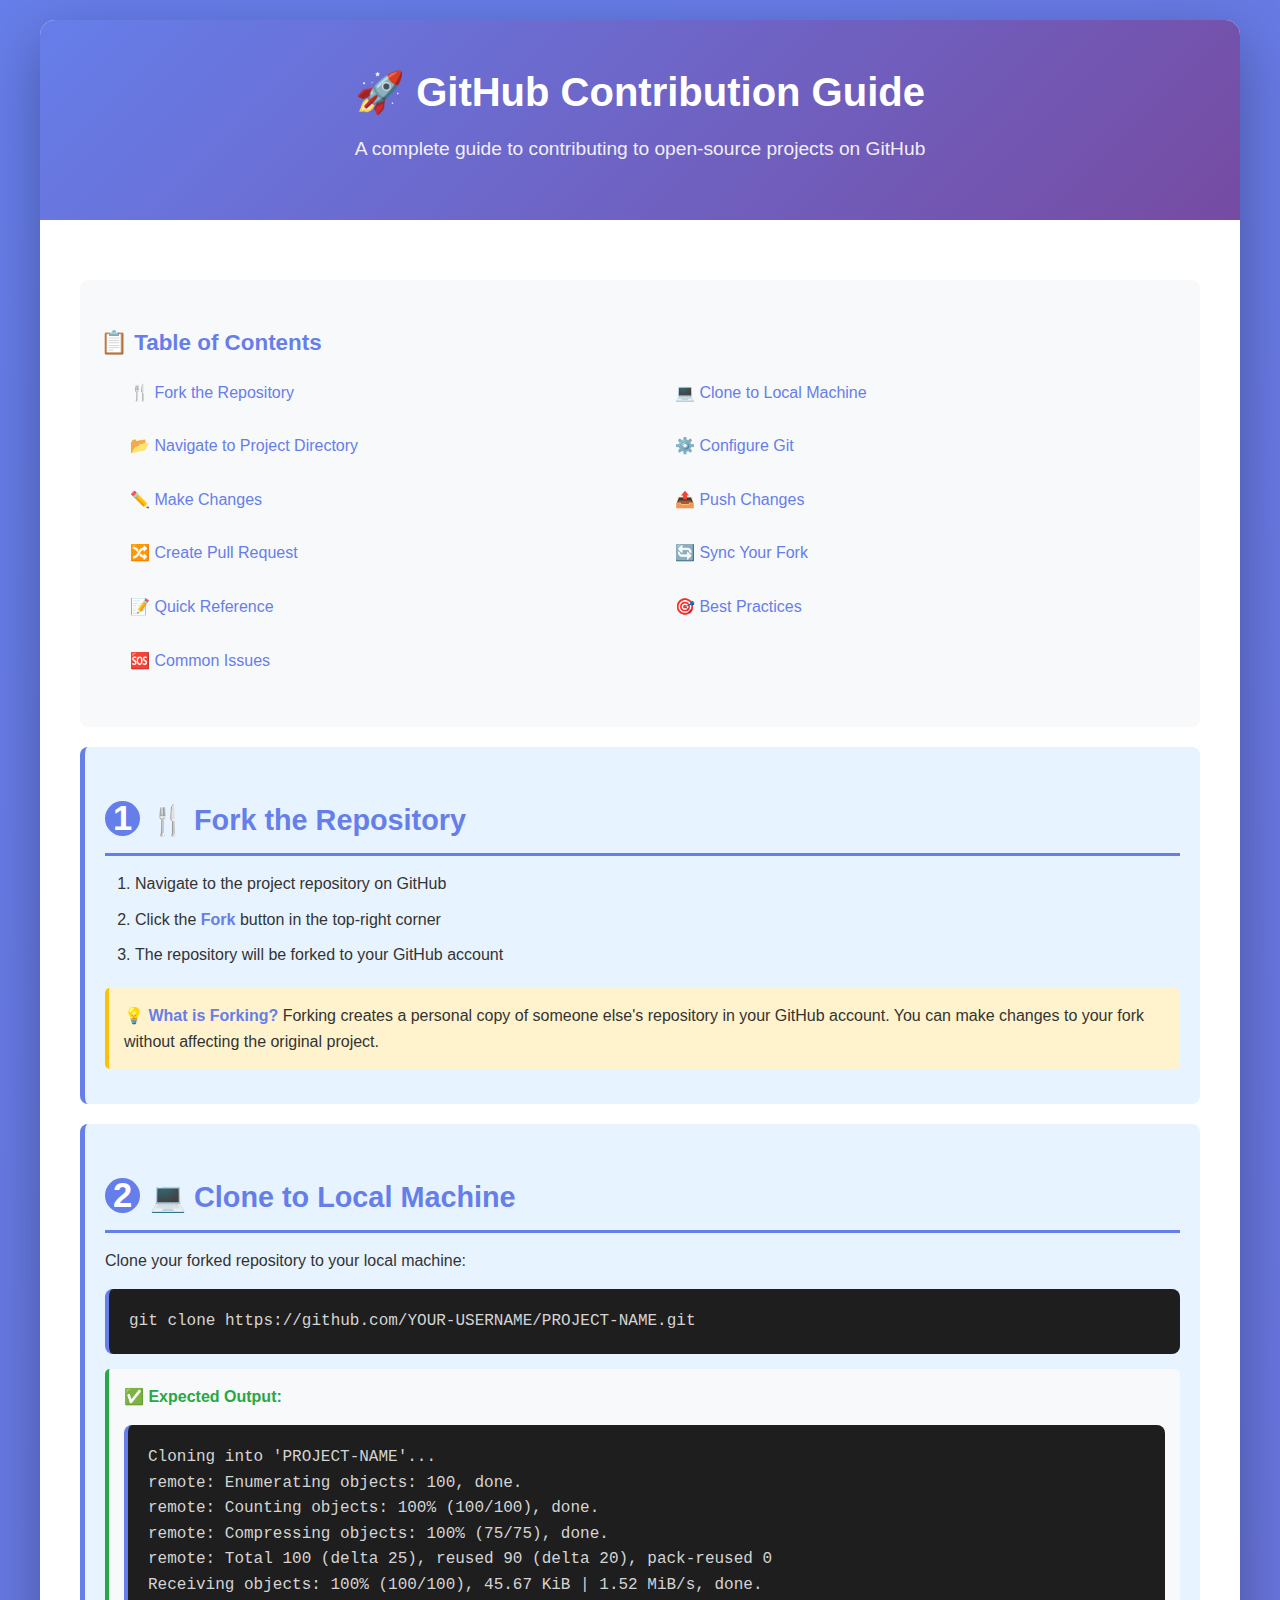
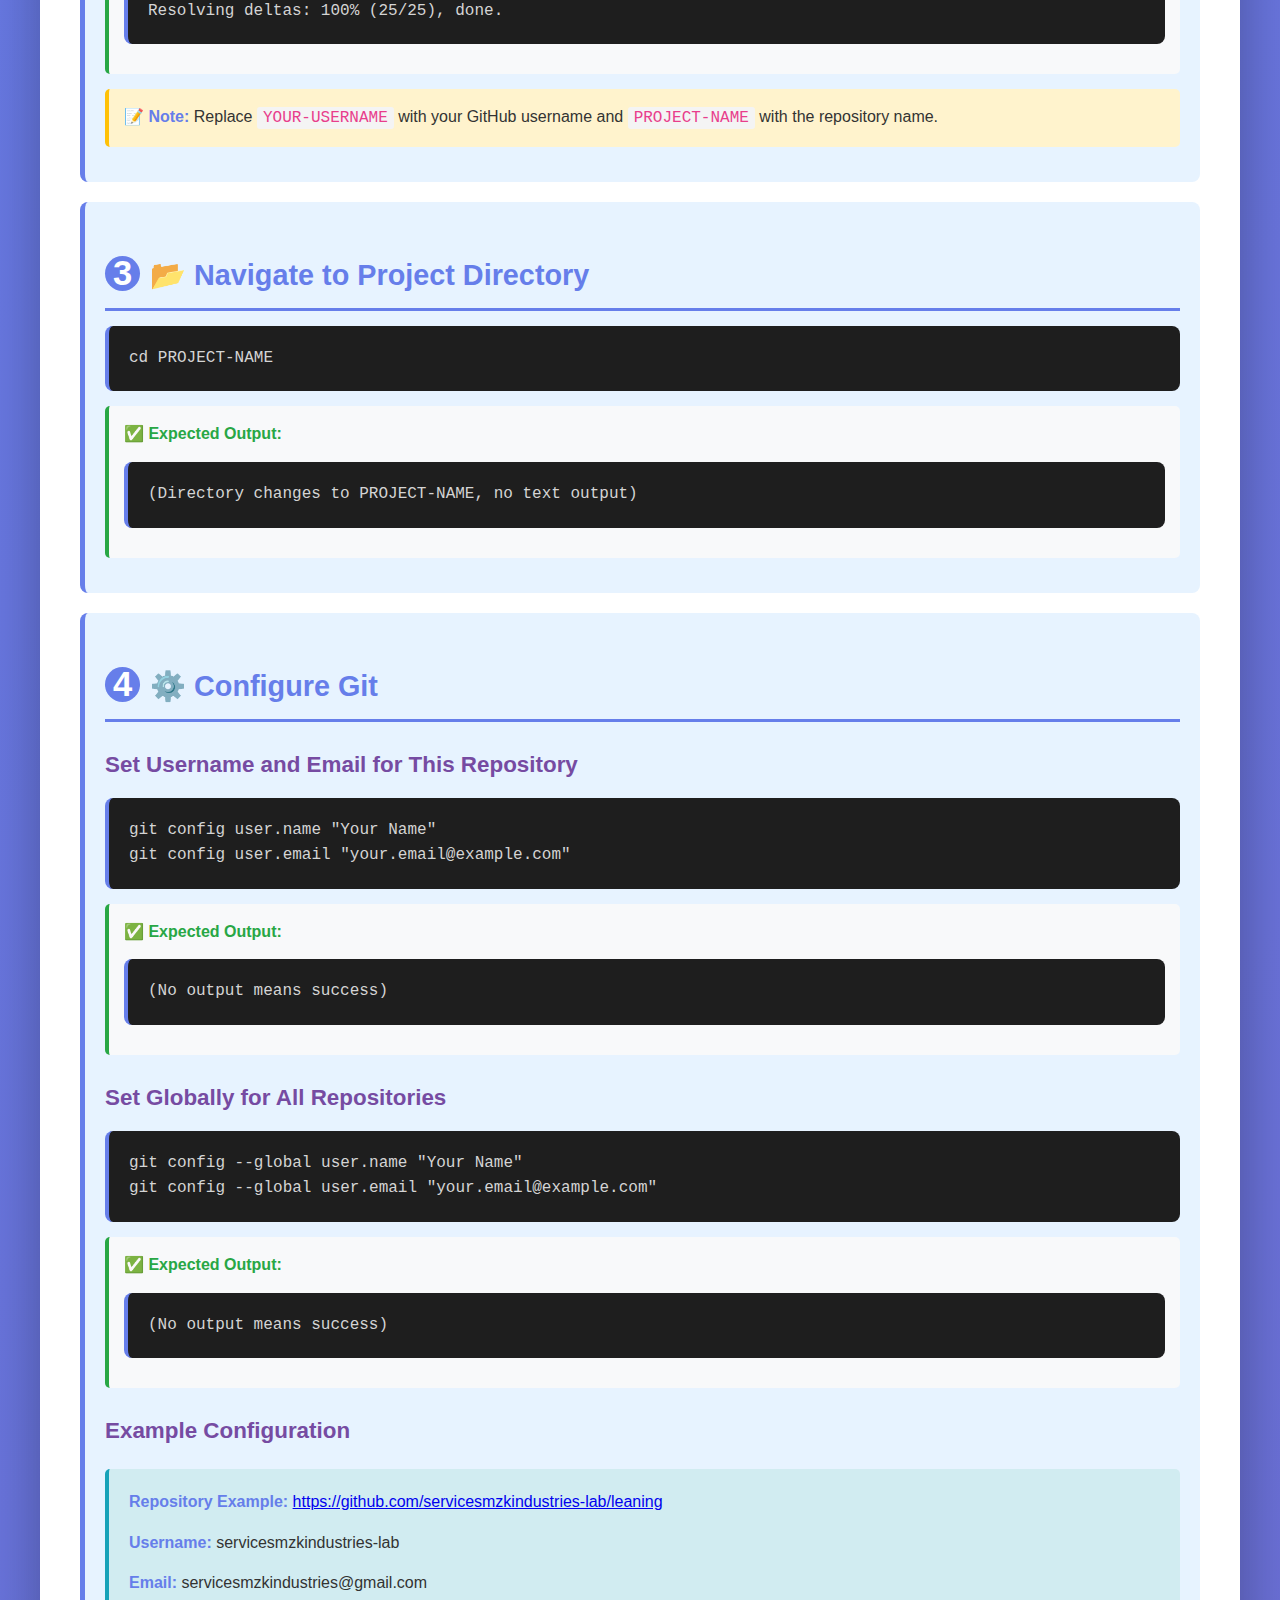
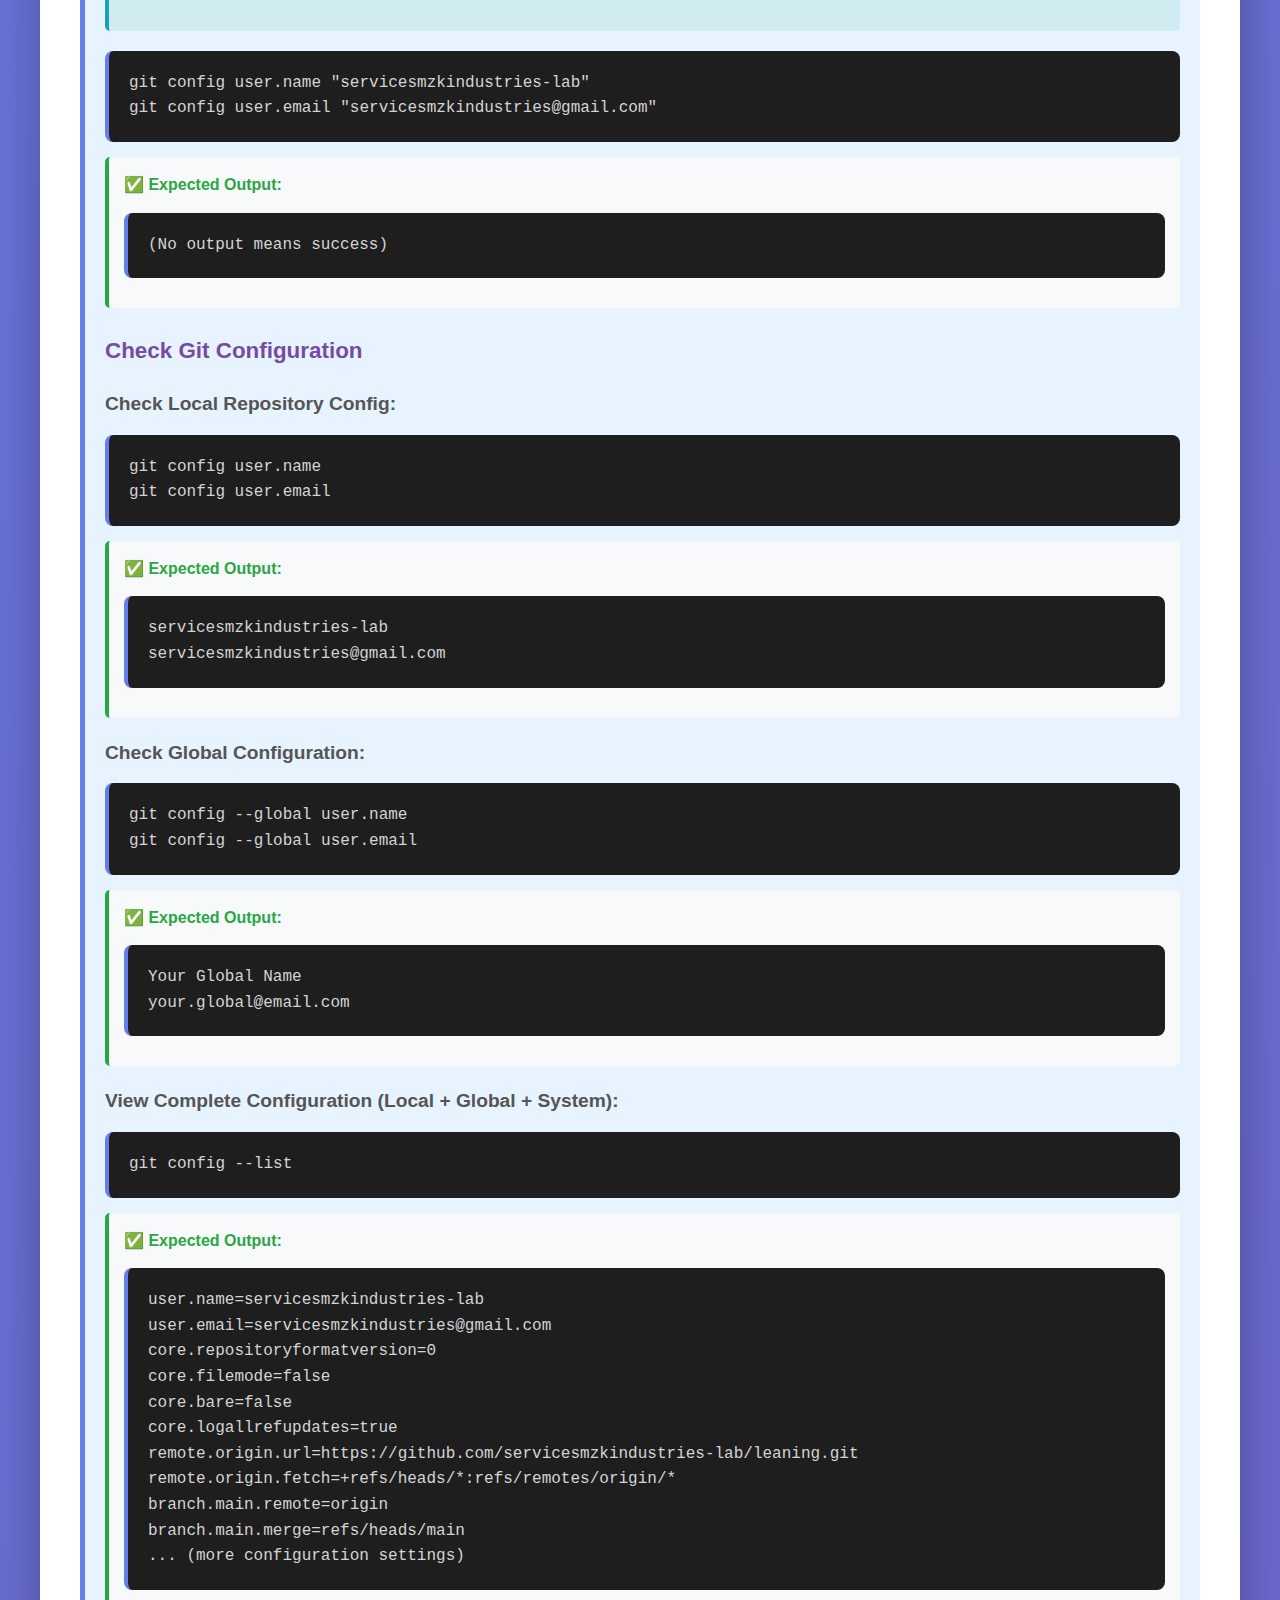
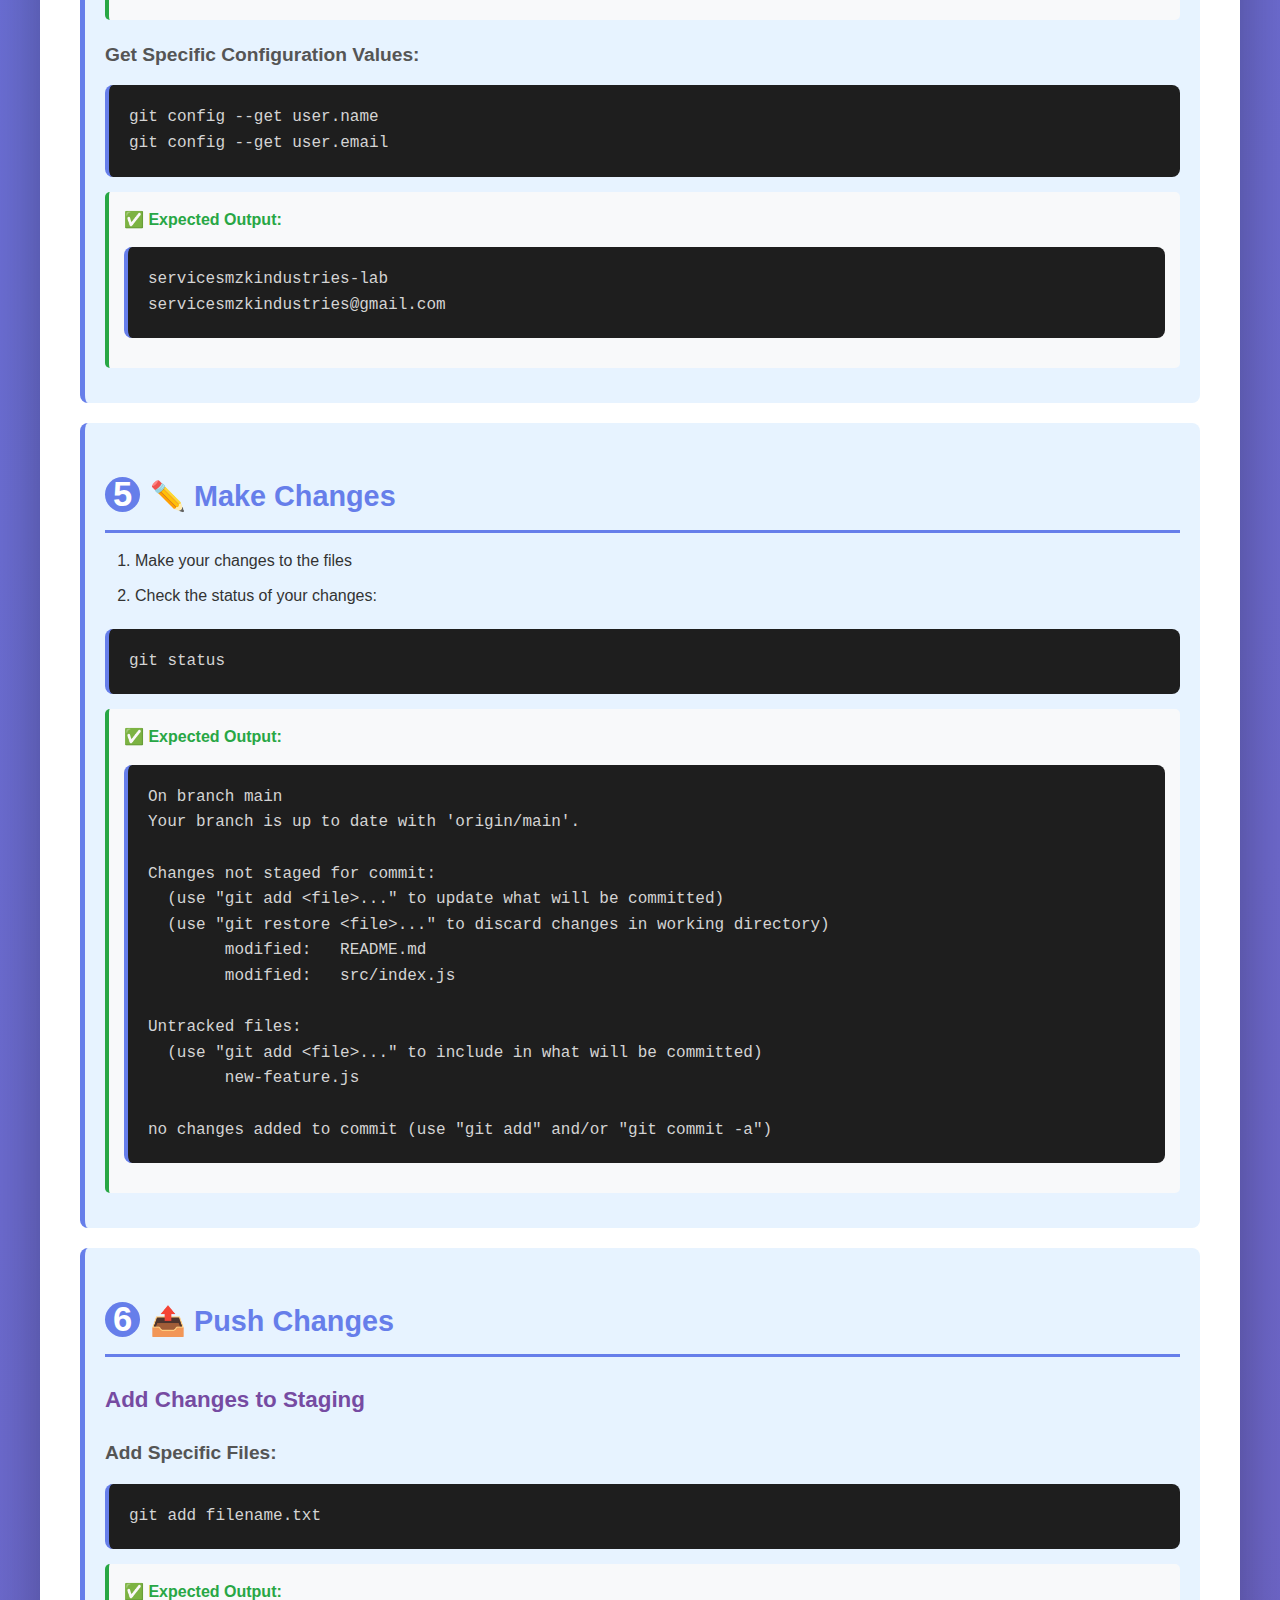
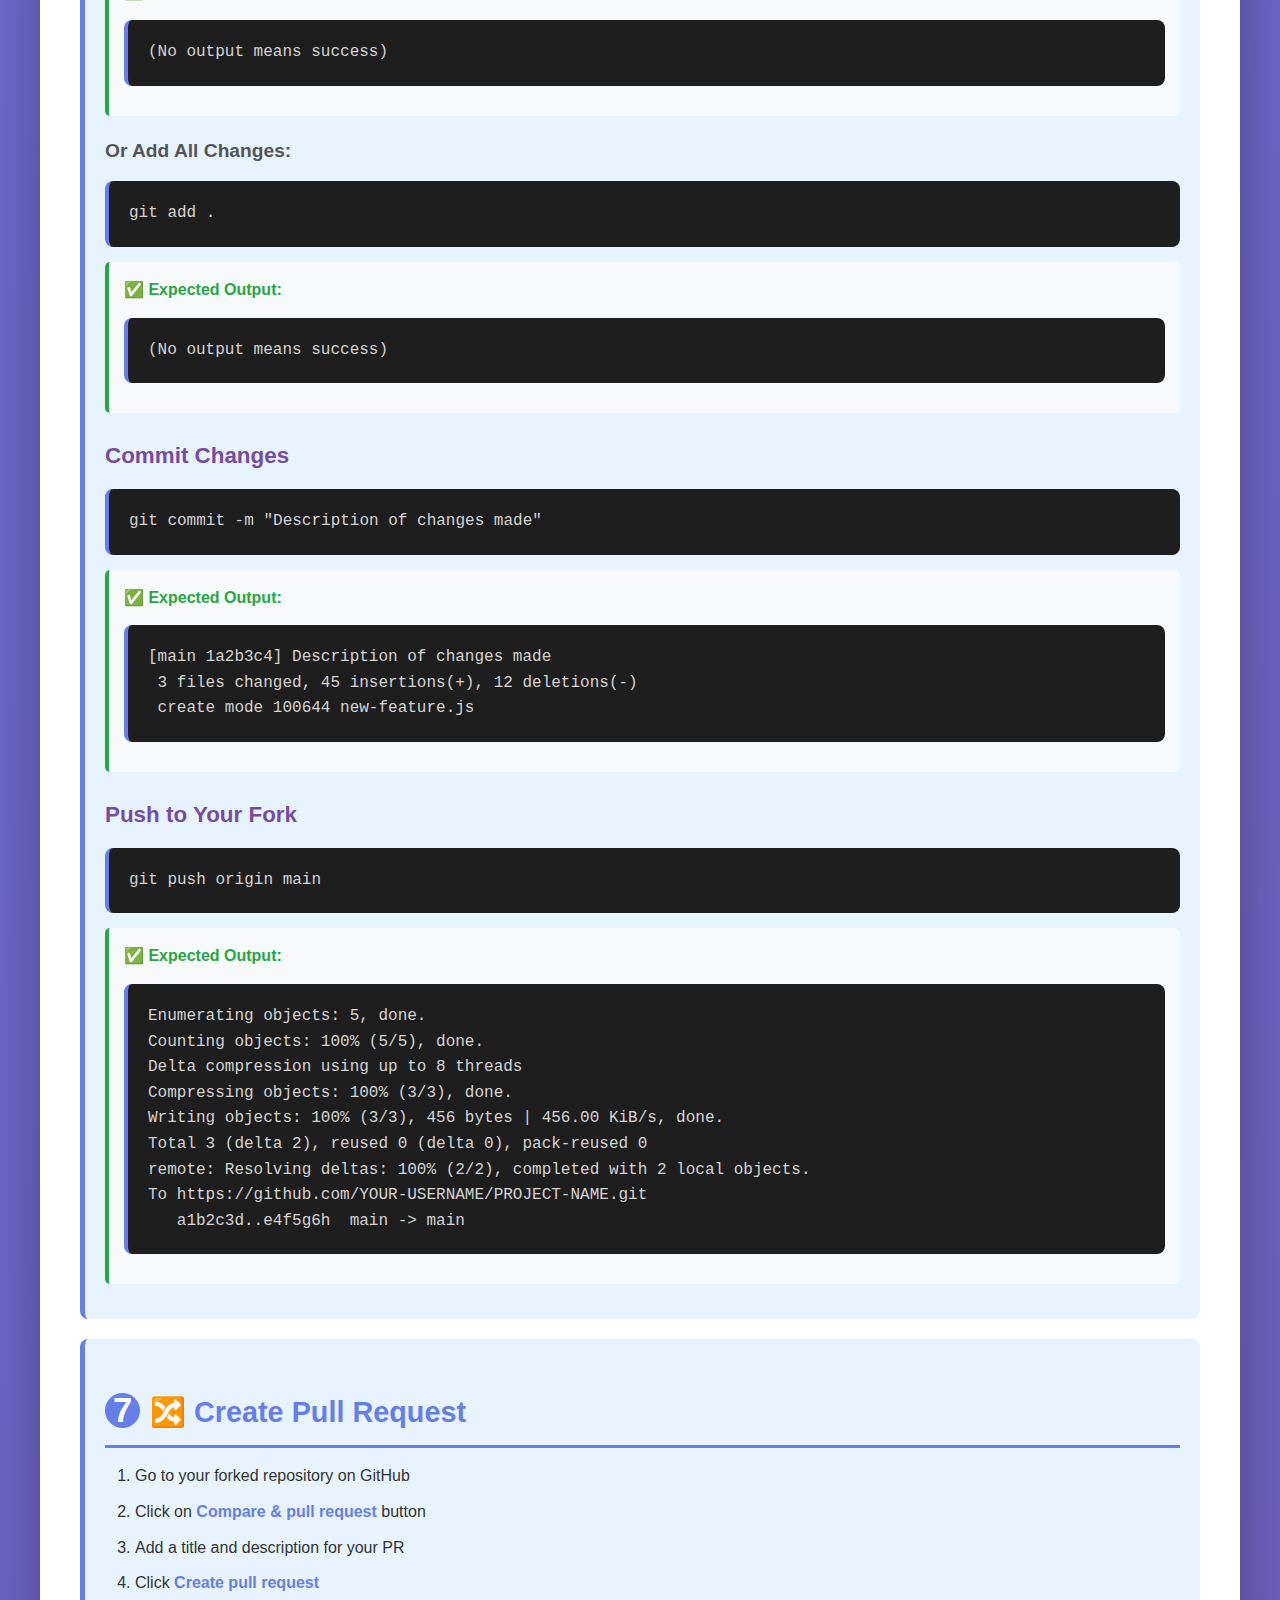
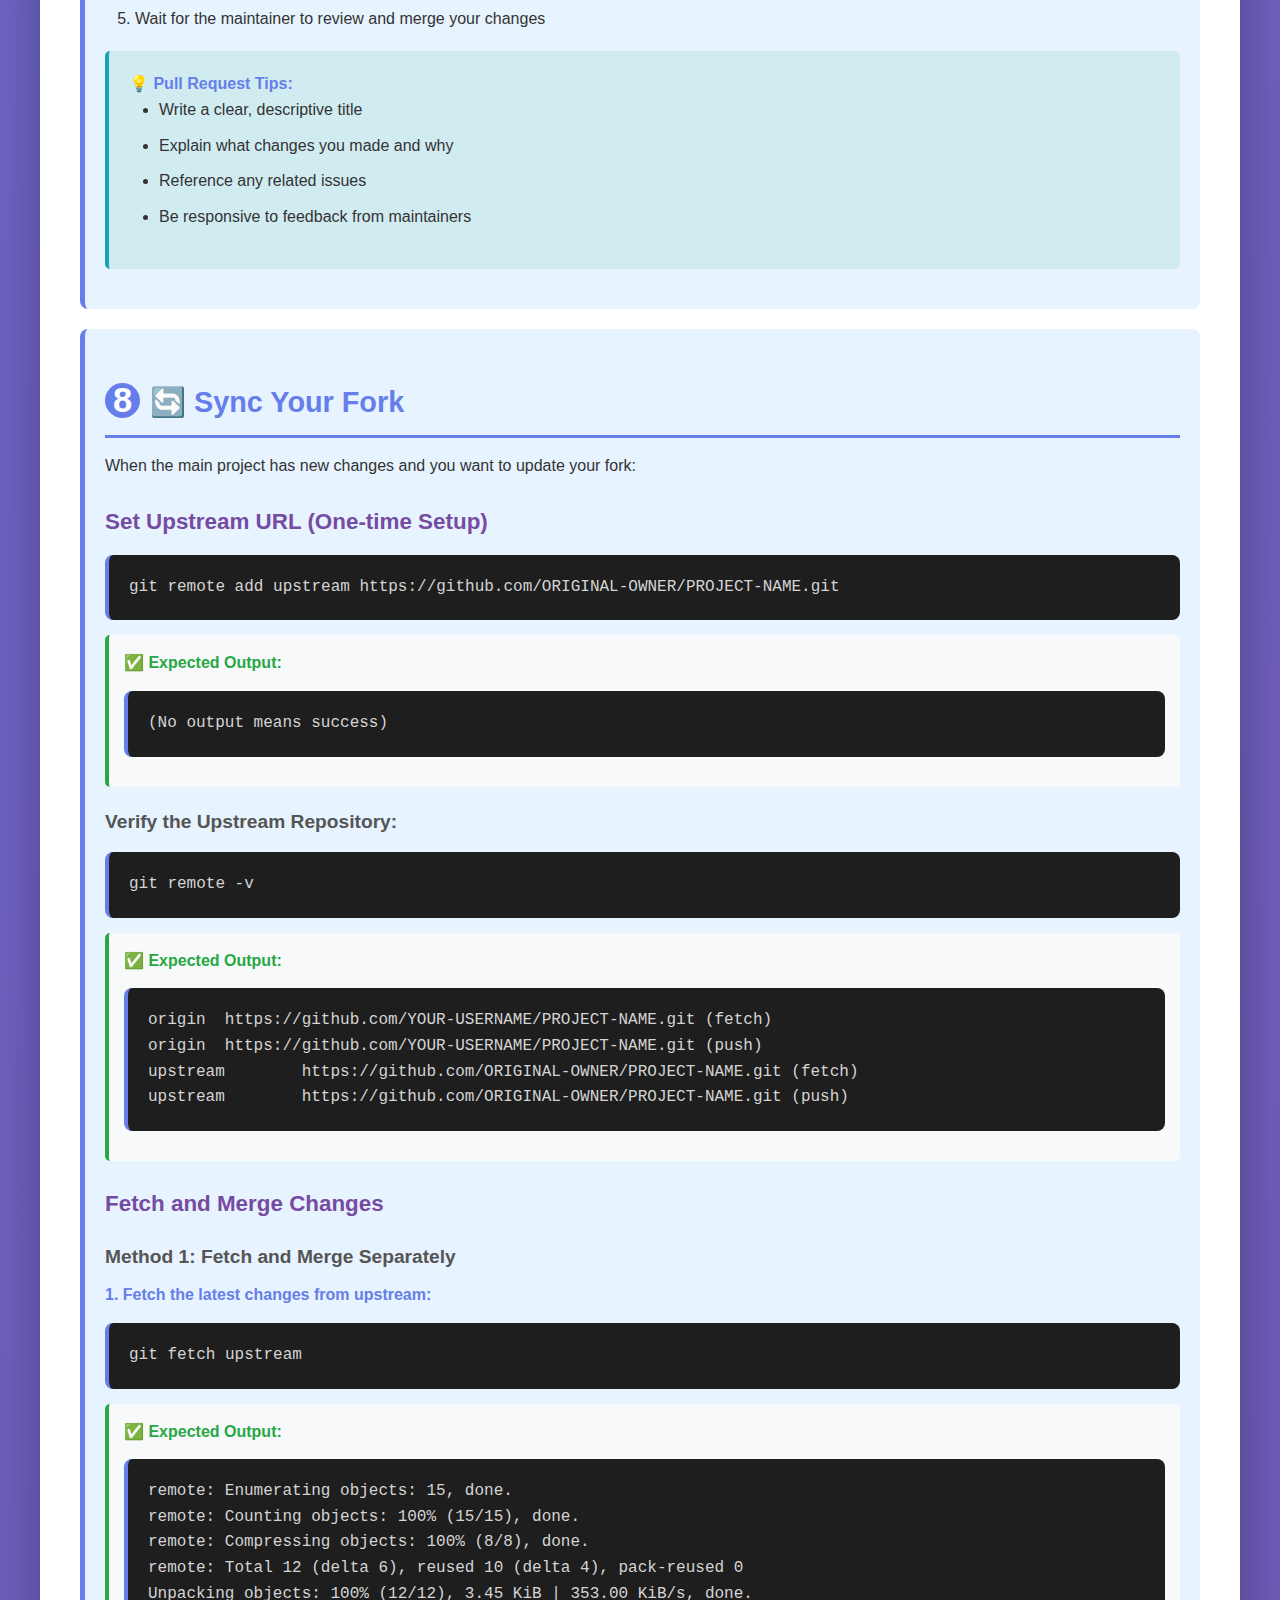
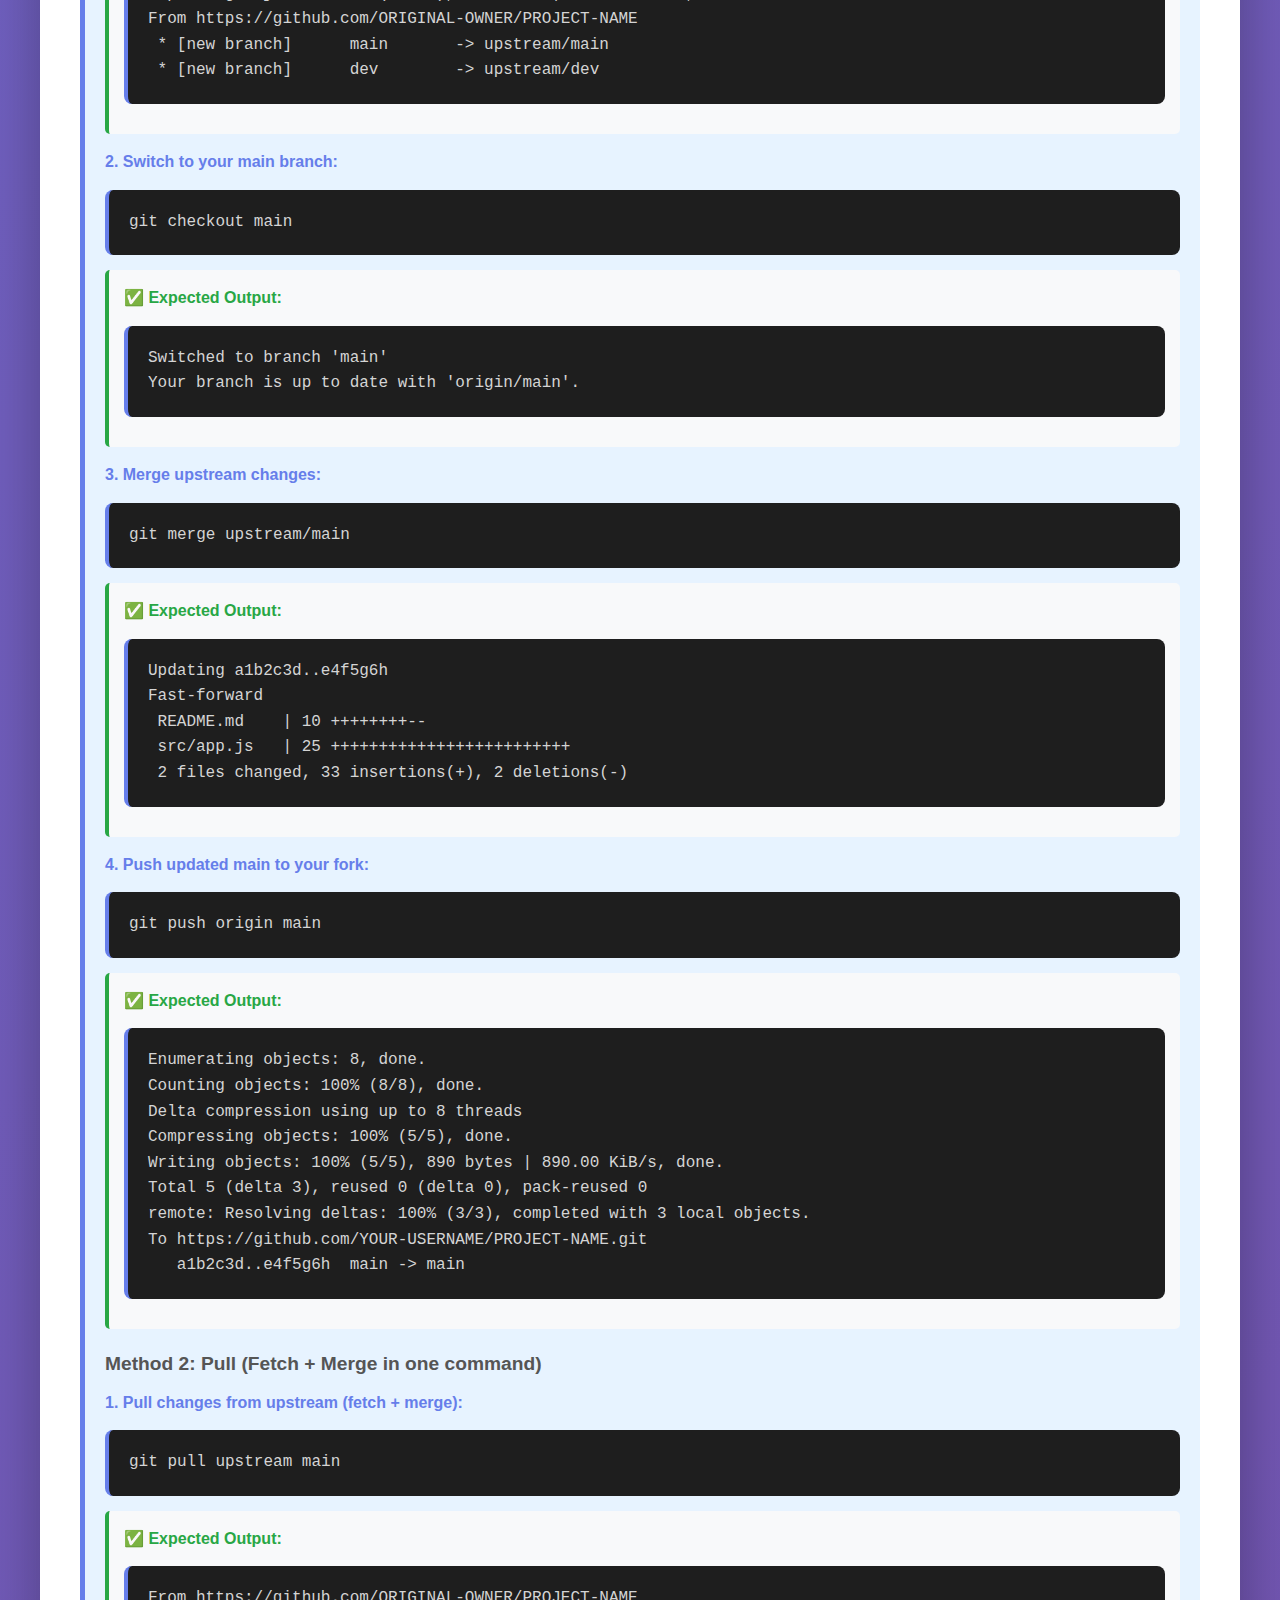
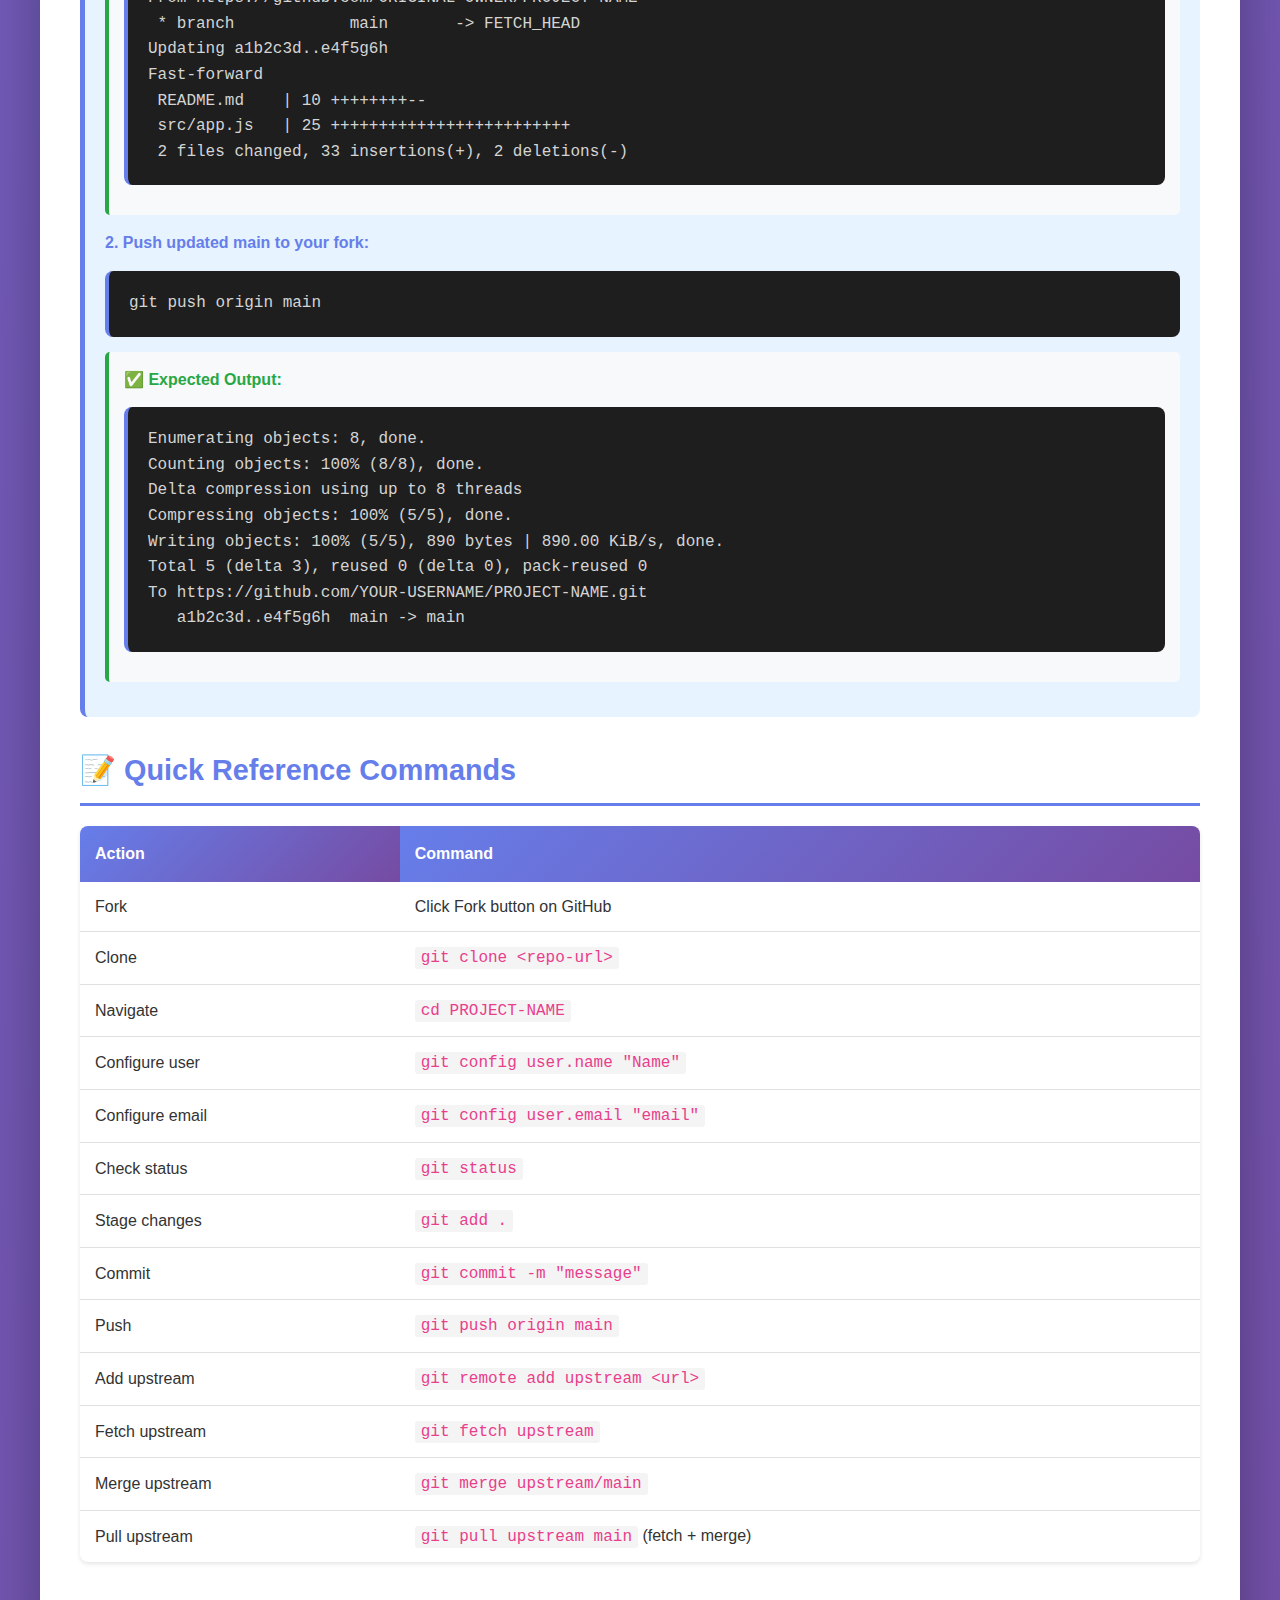
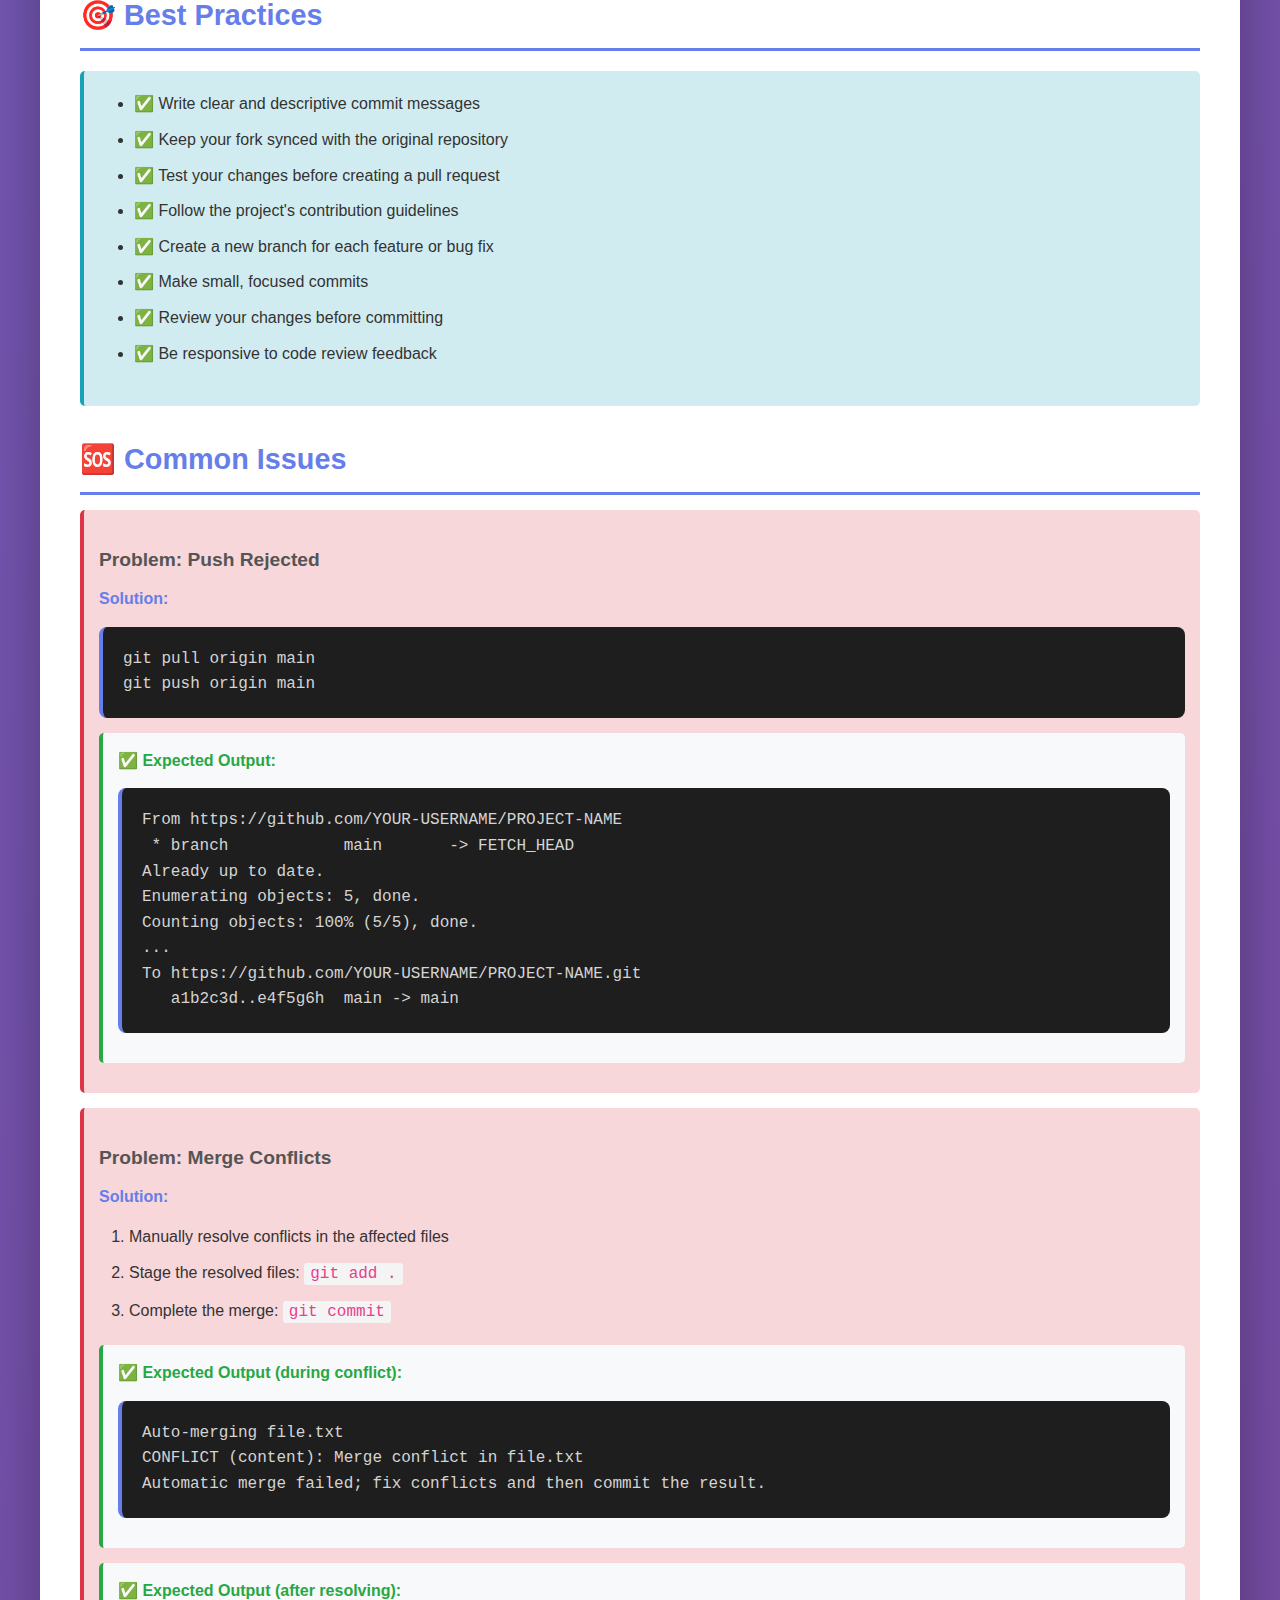
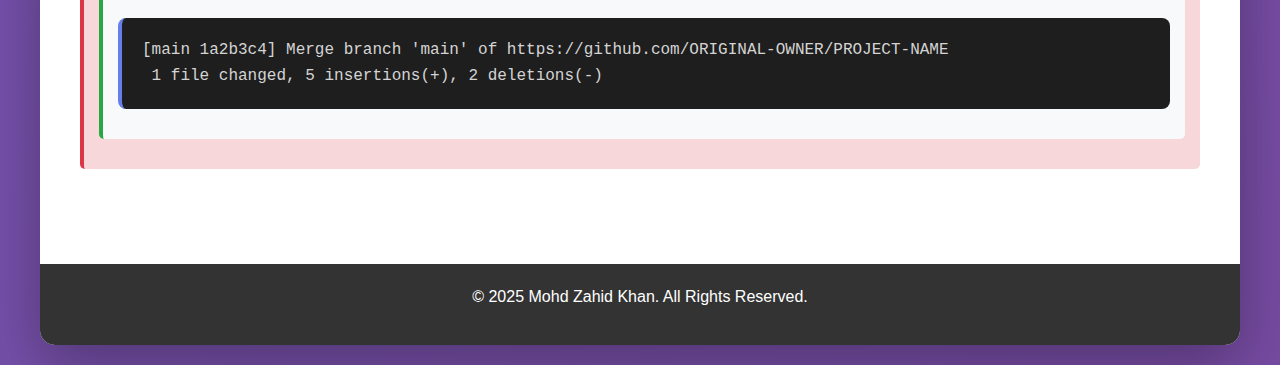
<file: githubcontribution.html>
<!DOCTYPE html>
<html lang="en">
<head>
    <meta charset="UTF-8">
    <meta name="viewport" content="width=device-width, initial-scale=1.0">
    <title>GitHub Contribution Guide</title>
    <link rel="stylesheet" href="githubcontribution.css">
</head>
<body>
    <div class="container">
        <header>
            <h1>🚀 GitHub Contribution Guide</h1>
            <p>A complete guide to contributing to open-source projects on GitHub</p>
        </header>

        <div class="content">
            <div class="toc">
                <h3>📋 Table of Contents</h3>
                <ul>
                    <li><a href="#fork">🍴 Fork the Repository</a></li>
                    <li><a href="#clone">💻 Clone to Local Machine</a></li>
                    <li><a href="#navigate">📂 Navigate to Project Directory</a></li>
                    <li><a href="#configure">⚙️ Configure Git</a></li>
                    <li><a href="#changes">✏️ Make Changes</a></li>
                    <li><a href="#push">📤 Push Changes</a></li>
                    <li><a href="#pr">🔀 Create Pull Request</a></li>
                    <li><a href="#sync">🔄 Sync Your Fork</a></li>
                    <li><a href="#reference">📝 Quick Reference</a></li>
                    <li><a href="#best-practices">🎯 Best Practices</a></li>
                    <li><a href="#issues">🆘 Common Issues</a></li>
                </ul>
            </div>

            <div class="step" id="fork">
                <h2><span class="step-number">1</span>🍴 Fork the Repository</h2>
                <ol>
                    <li>Navigate to the project repository on GitHub</li>
                    <li>Click the <strong>Fork</strong> button in the top-right corner</li>
                    <li>The repository will be forked to your GitHub account</li>
                </ol>
                <div class="note">
                    <strong>💡 What is Forking?</strong> Forking creates a personal copy of someone else's repository in your GitHub account. You can make changes to your fork without affecting the original project.
                </div>
            </div>

            <div class="step" id="clone">
                <h2><span class="step-number">2</span>💻 Clone to Local Machine</h2>
                <p>Clone your forked repository to your local machine:</p>

                <pre><code>git clone https://github.com/YOUR-USERNAME/PROJECT-NAME.git</code></pre>

                <div class="output">
                    <div class="output-title">✅ Expected Output:</div>
                    <pre><code>Cloning into 'PROJECT-NAME'...
remote: Enumerating objects: 100, done.
remote: Counting objects: 100% (100/100), done.
remote: Compressing objects: 100% (75/75), done.
remote: Total 100 (delta 25), reused 90 (delta 20), pack-reused 0
Receiving objects: 100% (100/100), 45.67 KiB | 1.52 MiB/s, done.
Resolving deltas: 100% (25/25), done.</code></pre>
                </div>

                <div class="note">
                    <strong>📝 Note:</strong> Replace <code>YOUR-USERNAME</code> with your GitHub username and <code>PROJECT-NAME</code> with the repository name.
                </div>
            </div>

            <div class="step" id="navigate">
                <h2><span class="step-number">3</span>📂 Navigate to Project Directory</h2>

                <pre><code>cd PROJECT-NAME</code></pre>

                <div class="output">
                    <div class="output-title">✅ Expected Output:</div>
                    <pre><code>(Directory changes to PROJECT-NAME, no text output)</code></pre>
                </div>
            </div>

            <div class="step" id="configure">
                <h2><span class="step-number">4</span>⚙️ Configure Git</h2>
                
                <h3>Set Username and Email for This Repository</h3>
                <pre><code>git config user.name "Your Name"
git config user.email "your.email@example.com"</code></pre>

                <div class="output">
                    <div class="output-title">✅ Expected Output:</div>
                    <pre><code>(No output means success)</code></pre>
                </div>

                <h3>Set Globally for All Repositories</h3>
                <pre><code>git config --global user.name "Your Name"
git config --global user.email "your.email@example.com"</code></pre>

                <div class="output">
                    <div class="output-title">✅ Expected Output:</div>
                    <pre><code>(No output means success)</code></pre>
                </div>

                <h3>Example Configuration</h3>
                <div class="info-box">
                    <p><strong>Repository Example:</strong> <a href="https://github.com/servicesmzkindustries-lab/leaning" target="_blank">https://github.com/servicesmzkindustries-lab/leaning</a></p>
                    <p><strong>Username:</strong> servicesmzkindustries-lab</p>
                    <p><strong>Email:</strong> servicesmzkindustries@gmail.com</p>
                </div>

                <pre><code>git config user.name "servicesmzkindustries-lab"
git config user.email "servicesmzkindustries@gmail.com"</code></pre>

                <div class="output">
                    <div class="output-title">✅ Expected Output:</div>
                    <pre><code>(No output means success)</code></pre>
                </div>

                <h3>Check Git Configuration</h3>

                <h4>Check Local Repository Config:</h4>
                <pre><code>git config user.name
git config user.email</code></pre>

                <div class="output">
                    <div class="output-title">✅ Expected Output:</div>
                    <pre><code>servicesmzkindustries-lab
servicesmzkindustries@gmail.com</code></pre>
                </div>

                <h4>Check Global Configuration:</h4>
                <pre><code>git config --global user.name
git config --global user.email</code></pre>

                <div class="output">
                    <div class="output-title">✅ Expected Output:</div>
                    <pre><code>Your Global Name
your.global@email.com</code></pre>
                </div>

                <h4>View Complete Configuration (Local + Global + System):</h4>
                <pre><code>git config --list</code></pre>

                <div class="output">
                    <div class="output-title">✅ Expected Output:</div>
                    <pre><code>user.name=servicesmzkindustries-lab
user.email=servicesmzkindustries@gmail.com
core.repositoryformatversion=0
core.filemode=false
core.bare=false
core.logallrefupdates=true
remote.origin.url=https://github.com/servicesmzkindustries-lab/leaning.git
remote.origin.fetch=+refs/heads/*:refs/remotes/origin/*
branch.main.remote=origin
branch.main.merge=refs/heads/main
... (more configuration settings)</code></pre>
                </div>

                <h4>Get Specific Configuration Values:</h4>
                <pre><code>git config --get user.name
git config --get user.email</code></pre>

                <div class="output">
                    <div class="output-title">✅ Expected Output:</div>
                    <pre><code>servicesmzkindustries-lab
servicesmzkindustries@gmail.com</code></pre>
                </div>
            </div>

            <div class="step" id="changes">
                <h2><span class="step-number">5</span>✏️ Make Changes</h2>
                
                <ol>
                    <li>Make your changes to the files</li>
                    <li>Check the status of your changes:</li>
                </ol>

                <pre><code>git status</code></pre>

                <div class="output">
                    <div class="output-title">✅ Expected Output:</div>
                    <pre><code>On branch main
Your branch is up to date with 'origin/main'.

Changes not staged for commit:
  (use "git add &lt;file&gt;..." to update what will be committed)
  (use "git restore &lt;file&gt;..." to discard changes in working directory)
        modified:   README.md
        modified:   src/index.js

Untracked files:
  (use "git add &lt;file&gt;..." to include in what will be committed)
        new-feature.js

no changes added to commit (use "git add" and/or "git commit -a")</code></pre>
                </div>
            </div>

            <div class="step" id="push">
                <h2><span class="step-number">6</span>📤 Push Changes</h2>

                <h3>Add Changes to Staging</h3>

                <h4>Add Specific Files:</h4>
                <pre><code>git add filename.txt</code></pre>

                <div class="output">
                    <div class="output-title">✅ Expected Output:</div>
                    <pre><code>(No output means success)</code></pre>
                </div>

                <h4>Or Add All Changes:</h4>
                <pre><code>git add .</code></pre>

                <div class="output">
                    <div class="output-title">✅ Expected Output:</div>
                    <pre><code>(No output means success)</code></pre>
                </div>

                <h3>Commit Changes</h3>
                <pre><code>git commit -m "Description of changes made"</code></pre>

                <div class="output">
                    <div class="output-title">✅ Expected Output:</div>
                    <pre><code>[main 1a2b3c4] Description of changes made
 3 files changed, 45 insertions(+), 12 deletions(-)
 create mode 100644 new-feature.js</code></pre>
                </div>

                <h3>Push to Your Fork</h3>
                <pre><code>git push origin main</code></pre>

                <div class="output">
                    <div class="output-title">✅ Expected Output:</div>
                    <pre><code>Enumerating objects: 5, done.
Counting objects: 100% (5/5), done.
Delta compression using up to 8 threads
Compressing objects: 100% (3/3), done.
Writing objects: 100% (3/3), 456 bytes | 456.00 KiB/s, done.
Total 3 (delta 2), reused 0 (delta 0), pack-reused 0
remote: Resolving deltas: 100% (2/2), completed with 2 local objects.
To https://github.com/YOUR-USERNAME/PROJECT-NAME.git
   a1b2c3d..e4f5g6h  main -> main</code></pre>
                </div>
            </div>

            <div class="step" id="pr">
                <h2><span class="step-number">7</span>🔀 Create Pull Request</h2>
                <ol>
                    <li>Go to your forked repository on GitHub</li>
                    <li>Click on <strong>Compare & pull request</strong> button</li>
                    <li>Add a title and description for your PR</li>
                    <li>Click <strong>Create pull request</strong></li>
                    <li>Wait for the maintainer to review and merge your changes</li>
                </ol>

                <div class="info-box">
                    <strong>💡 Pull Request Tips:</strong>
                    <ul>
                        <li>Write a clear, descriptive title</li>
                        <li>Explain what changes you made and why</li>
                        <li>Reference any related issues</li>
                        <li>Be responsive to feedback from maintainers</li>
                    </ul>
                </div>
            </div>

            <div class="step" id="sync">
                <h2><span class="step-number">8</span>🔄 Sync Your Fork</h2>
                <p>When the main project has new changes and you want to update your fork:</p>

                <h3>Set Upstream URL (One-time Setup)</h3>
                <pre><code>git remote add upstream https://github.com/ORIGINAL-OWNER/PROJECT-NAME.git</code></pre>

                <div class="output">
                    <div class="output-title">✅ Expected Output:</div>
                    <pre><code>(No output means success)</code></pre>
                </div>

                <h4>Verify the Upstream Repository:</h4>
                <pre><code>git remote -v</code></pre>

                <div class="output">
                    <div class="output-title">✅ Expected Output:</div>
                    <pre><code>origin  https://github.com/YOUR-USERNAME/PROJECT-NAME.git (fetch)
origin  https://github.com/YOUR-USERNAME/PROJECT-NAME.git (push)
upstream        https://github.com/ORIGINAL-OWNER/PROJECT-NAME.git (fetch)
upstream        https://github.com/ORIGINAL-OWNER/PROJECT-NAME.git (push)</code></pre>
                </div>

                <h3>Fetch and Merge Changes</h3>

                <h4>Method 1: Fetch and Merge Separately</h4>

                <p><strong>1. Fetch the latest changes from upstream:</strong></p>
                <pre><code>git fetch upstream</code></pre>

                <div class="output">
                    <div class="output-title">✅ Expected Output:</div>
                    <pre><code>remote: Enumerating objects: 15, done.
remote: Counting objects: 100% (15/15), done.
remote: Compressing objects: 100% (8/8), done.
remote: Total 12 (delta 6), reused 10 (delta 4), pack-reused 0
Unpacking objects: 100% (12/12), 3.45 KiB | 353.00 KiB/s, done.
From https://github.com/ORIGINAL-OWNER/PROJECT-NAME
 * [new branch]      main       -> upstream/main
 * [new branch]      dev        -> upstream/dev</code></pre>
                </div>

                <p><strong>2. Switch to your main branch:</strong></p>
                <pre><code>git checkout main</code></pre>

                <div class="output">
                    <div class="output-title">✅ Expected Output:</div>
                    <pre><code>Switched to branch 'main'
Your branch is up to date with 'origin/main'.</code></pre>
                </div>

                <p><strong>3. Merge upstream changes:</strong></p>
                <pre><code>git merge upstream/main</code></pre>

                <div class="output">
                    <div class="output-title">✅ Expected Output:</div>
                    <pre><code>Updating a1b2c3d..e4f5g6h
Fast-forward
 README.md    | 10 ++++++++--
 src/app.js   | 25 +++++++++++++++++++++++++
 2 files changed, 33 insertions(+), 2 deletions(-)</code></pre>
                </div>

                <p><strong>4. Push updated main to your fork:</strong></p>
                <pre><code>git push origin main</code></pre>

                <div class="output">
                    <div class="output-title">✅ Expected Output:</div>
                    <pre><code>Enumerating objects: 8, done.
Counting objects: 100% (8/8), done.
Delta compression using up to 8 threads
Compressing objects: 100% (5/5), done.
Writing objects: 100% (5/5), 890 bytes | 890.00 KiB/s, done.
Total 5 (delta 3), reused 0 (delta 0), pack-reused 0
remote: Resolving deltas: 100% (3/3), completed with 3 local objects.
To https://github.com/YOUR-USERNAME/PROJECT-NAME.git
   a1b2c3d..e4f5g6h  main -> main</code></pre>
                </div>

                <h4>Method 2: Pull (Fetch + Merge in one command)</h4>

                <p><strong>1. Pull changes from upstream (fetch + merge):</strong></p>
                <pre><code>git pull upstream main</code></pre>

                <div class="output">
                    <div class="output-title">✅ Expected Output:</div>
                    <pre><code>From https://github.com/ORIGINAL-OWNER/PROJECT-NAME
 * branch            main       -> FETCH_HEAD
Updating a1b2c3d..e4f5g6h
Fast-forward
 README.md    | 10 ++++++++--
 src/app.js   | 25 +++++++++++++++++++++++++
 2 files changed, 33 insertions(+), 2 deletions(-)</code></pre>
                </div>

                <p><strong>2. Push updated main to your fork:</strong></p>
                <pre><code>git push origin main</code></pre>

                <div class="output">
                    <div class="output-title">✅ Expected Output:</div>
                    <pre><code>Enumerating objects: 8, done.
Counting objects: 100% (8/8), done.
Delta compression using up to 8 threads
Compressing objects: 100% (5/5), done.
Writing objects: 100% (5/5), 890 bytes | 890.00 KiB/s, done.
Total 5 (delta 3), reused 0 (delta 0), pack-reused 0
To https://github.com/YOUR-USERNAME/PROJECT-NAME.git
   a1b2c3d..e4f5g6h  main -> main</code></pre>
                </div>
            </div>

            <div id="reference">
                <h2>📝 Quick Reference Commands</h2>
                <table>
                    <thead>
                        <tr>
                            <th>Action</th>
                            <th>Command</th>
                        </tr>
                    </thead>
                    <tbody>
                        <tr>
                            <td>Fork</td>
                            <td>Click Fork button on GitHub</td>
                        </tr>
                        <tr>
                            <td>Clone</td>
                            <td><code>git clone &lt;repo-url&gt;</code></td>
                        </tr>
                        <tr>
                            <td>Navigate</td>
                            <td><code>cd PROJECT-NAME</code></td>
                        </tr>
                        <tr>
                            <td>Configure user</td>
                            <td><code>git config user.name "Name"</code></td>
                        </tr>
                        <tr>
                            <td>Configure email</td>
                            <td><code>git config user.email "email"</code></td>
                        </tr>
                        <tr>
                            <td>Check status</td>
                            <td><code>git status</code></td>
                        </tr>
                        <tr>
                            <td>Stage changes</td>
                            <td><code>git add .</code></td>
                        </tr>
                        <tr>
                            <td>Commit</td>
                            <td><code>git commit -m "message"</code></td>
                        </tr>
                        <tr>
                            <td>Push</td>
                            <td><code>git push origin main</code></td>
                        </tr>
                        <tr>
                            <td>Add upstream</td>
                            <td><code>git remote add upstream &lt;url&gt;</code></td>
                        </tr>
                        <tr>
                            <td>Fetch upstream</td>
                            <td><code>git fetch upstream</code></td>
                        </tr>
                        <tr>
                            <td>Merge upstream</td>
                            <td><code>git merge upstream/main</code></td>
                        </tr>
                        <tr>
                            <td>Pull upstream</td>
                            <td><code>git pull upstream main</code> (fetch + merge)</td>
                        </tr>
                    </tbody>
                </table>
            </div>

            <div id="best-practices">
                <h2>🎯 Best Practices</h2>
                <div class="info-box">
                    <ul>
                        <li>✅ Write clear and descriptive commit messages</li>
                        <li>✅ Keep your fork synced with the original repository</li>
                        <li>✅ Test your changes before creating a pull request</li>
                        <li>✅ Follow the project's contribution guidelines</li>
                        <li>✅ Create a new branch for each feature or bug fix</li>
                        <li>✅ Make small, focused commits</li>
                        <li>✅ Review your changes before committing</li>
                        <li>✅ Be responsive to code review feedback</li>
                    </ul>
                </div>
            </div>

            <div id="issues">
                <h2>🆘 Common Issues</h2>

                <div class="warning">
                    <h4>Problem: Push Rejected</h4>
                    <p><strong>Solution:</strong></p>
                    <pre><code>git pull origin main
git push origin main</code></pre>
                    <div class="output">
                        <div class="output-title">✅ Expected Output:</div>
                        <pre><code>From https://github.com/YOUR-USERNAME/PROJECT-NAME
 * branch            main       -> FETCH_HEAD
Already up to date.
Enumerating objects: 5, done.
Counting objects: 100% (5/5), done.
...
To https://github.com/YOUR-USERNAME/PROJECT-NAME.git
   a1b2c3d..e4f5g6h  main -> main</code></pre>
                    </div>
                </div>

                <div class="warning">
                    <h4>Problem: Merge Conflicts</h4>
                    <p><strong>Solution:</strong></p>
                    <ol>
                        <li>Manually resolve conflicts in the affected files</li>
                        <li>Stage the resolved files: <code>git add .</code></li>
                        <li>Complete the merge: <code>git commit</code></li>
                    </ol>
                    <div class="output">
                        <div class="output-title">✅ Expected Output (during conflict):</div>
                        <pre><code>Auto-merging file.txt
CONFLICT (content): Merge conflict in file.txt
Automatic merge failed; fix conflicts and then commit the result.</code></pre>
                    </div>
                    <div class="output">
                        <div class="output-title">✅ Expected Output (after resolving):</div>
                        <pre><code>[main 1a2b3c4] Merge branch 'main' of https://github.com/ORIGINAL-OWNER/PROJECT-NAME
 1 file changed, 5 insertions(+), 2 deletions(-)</code></pre>
                    </div>
                </div>
            </div>

        </div>

        <footer>
            <p>© 2025 Mohd Zahid Khan. All Rights Reserved.</p>
        </footer>
    </div>
</body>
</html>
</file>
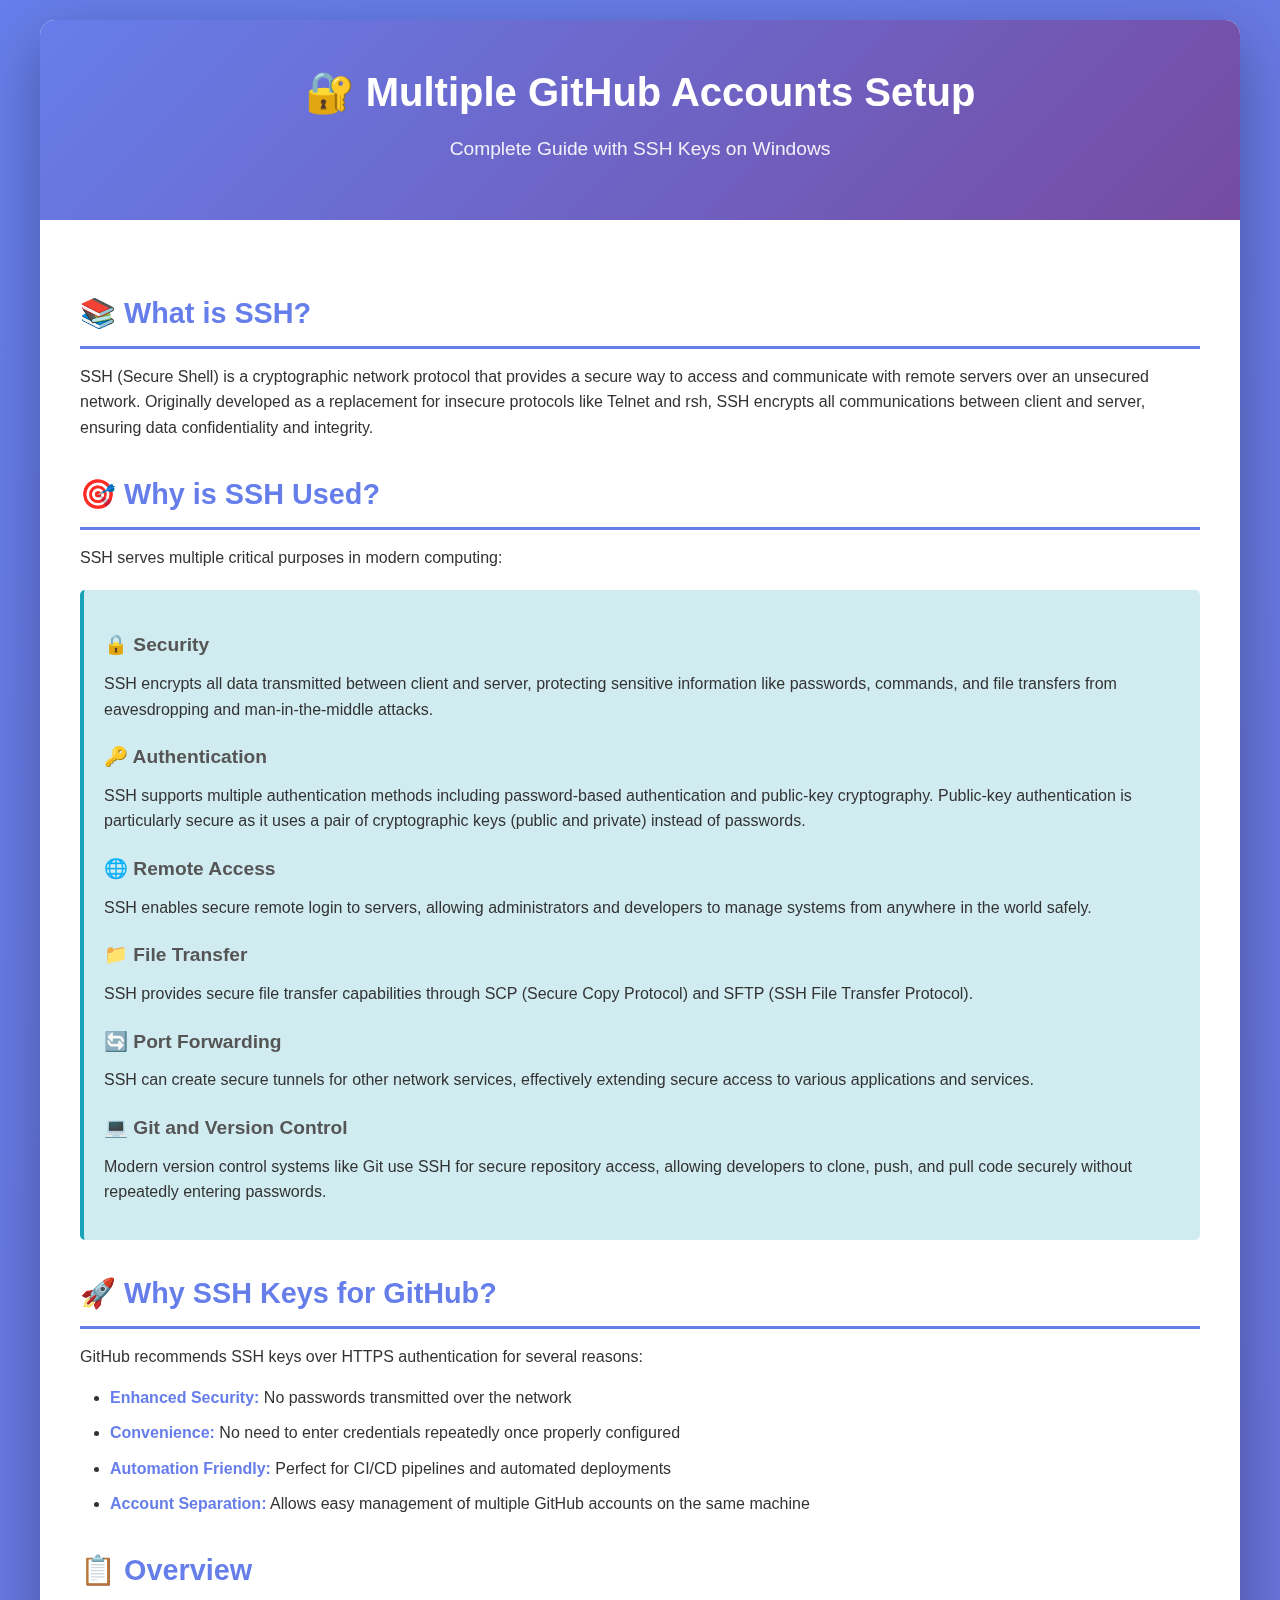
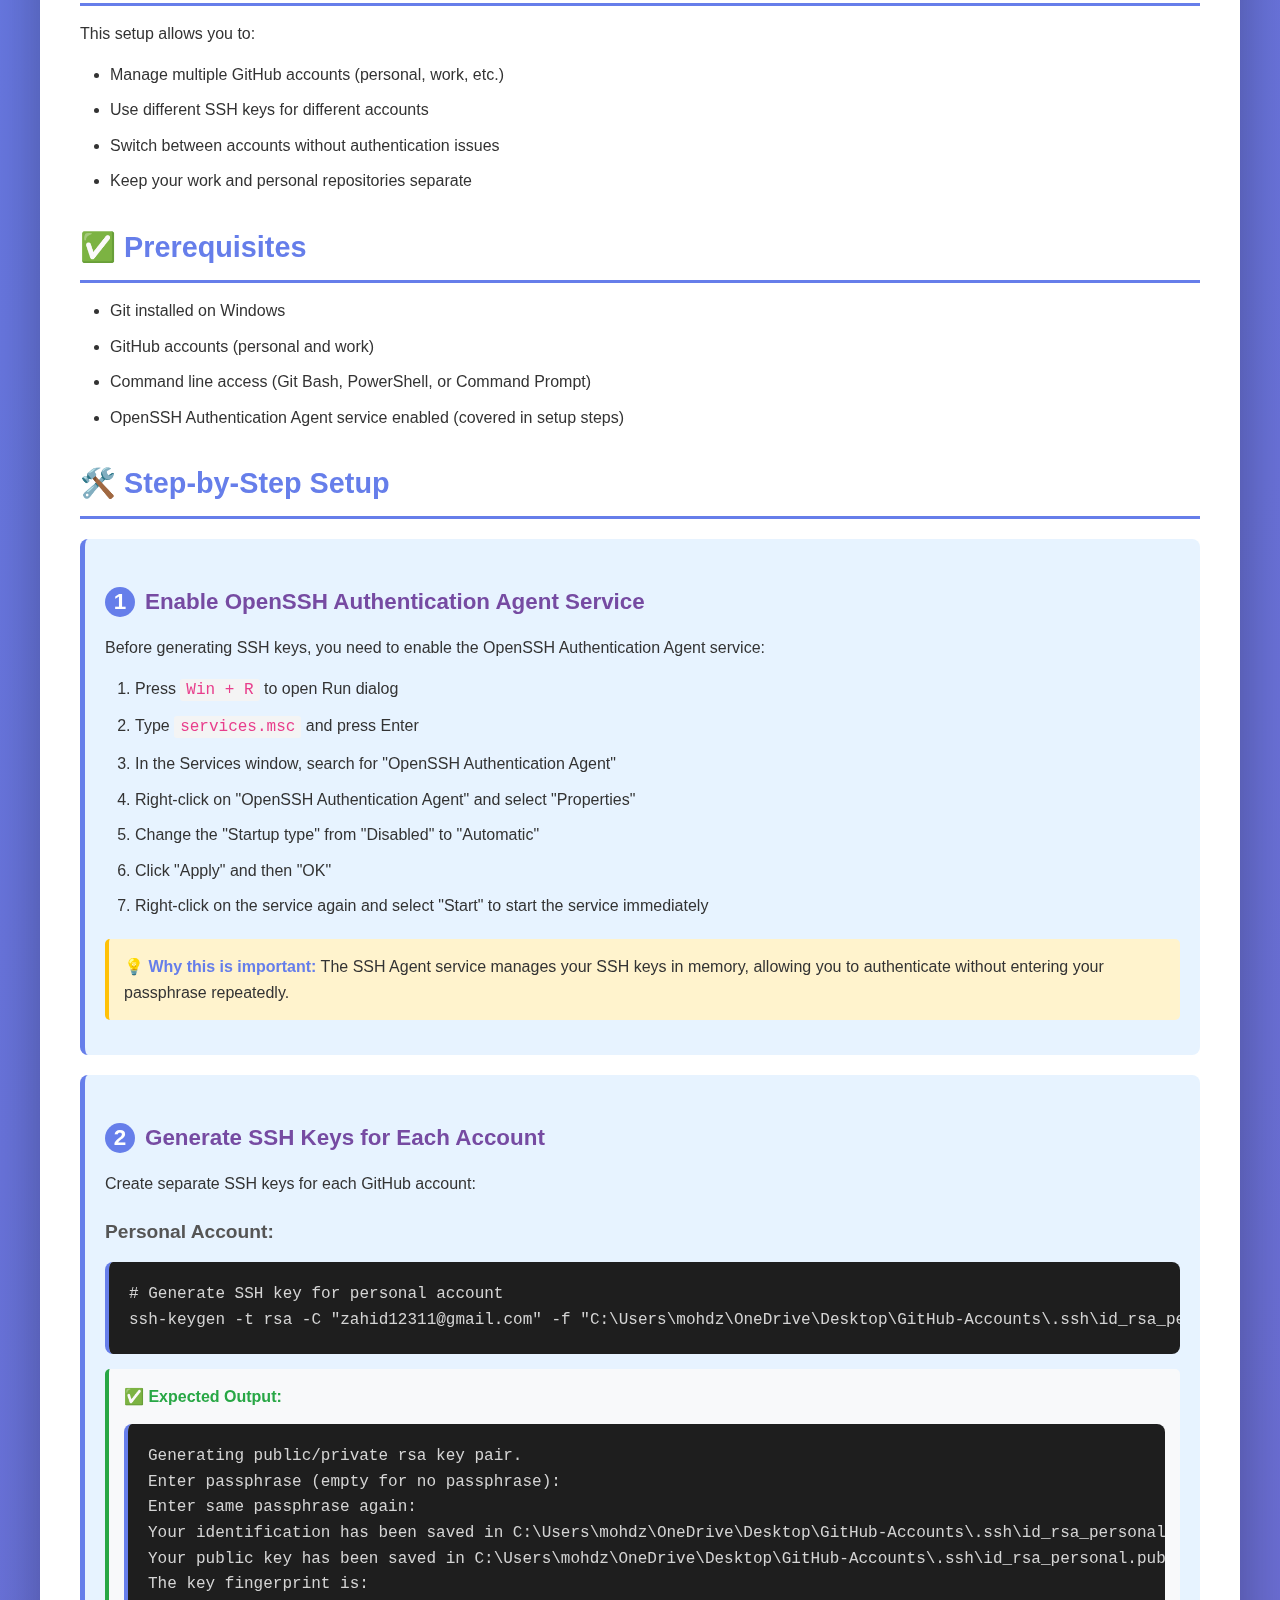
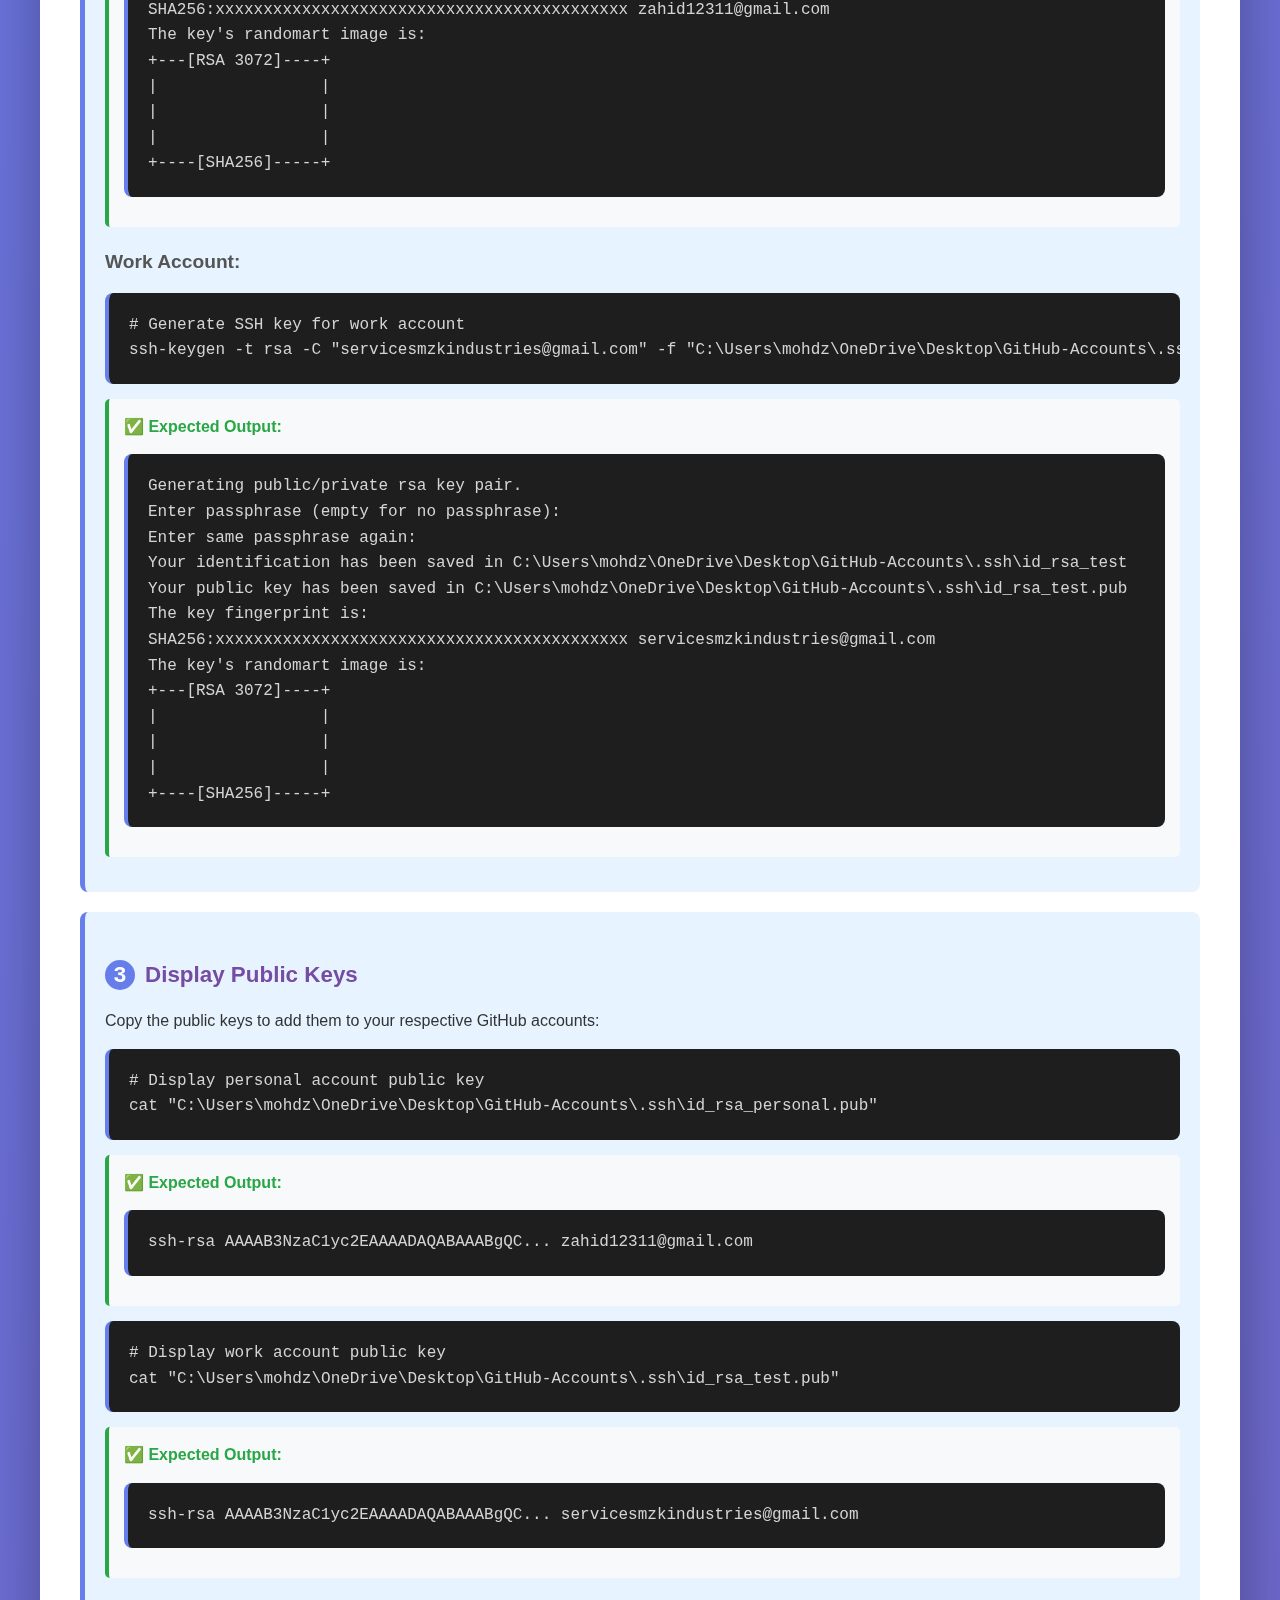
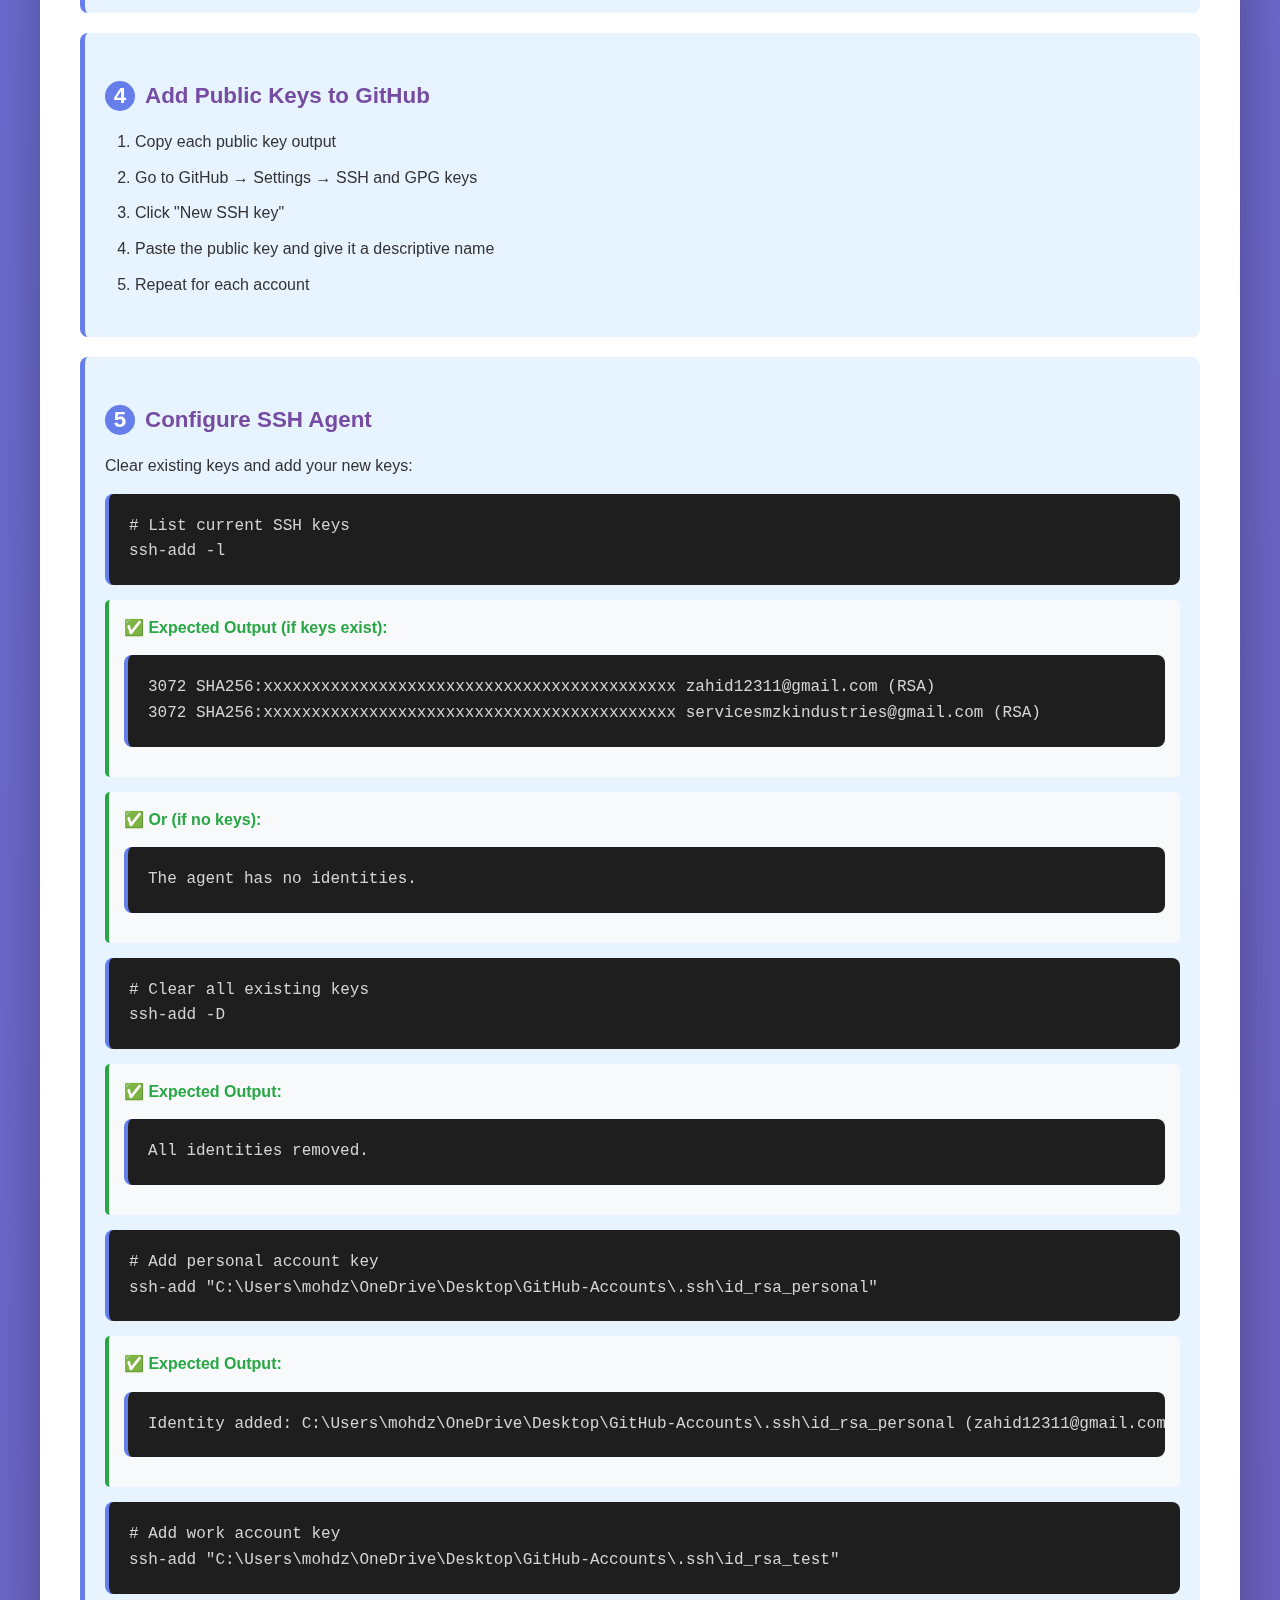
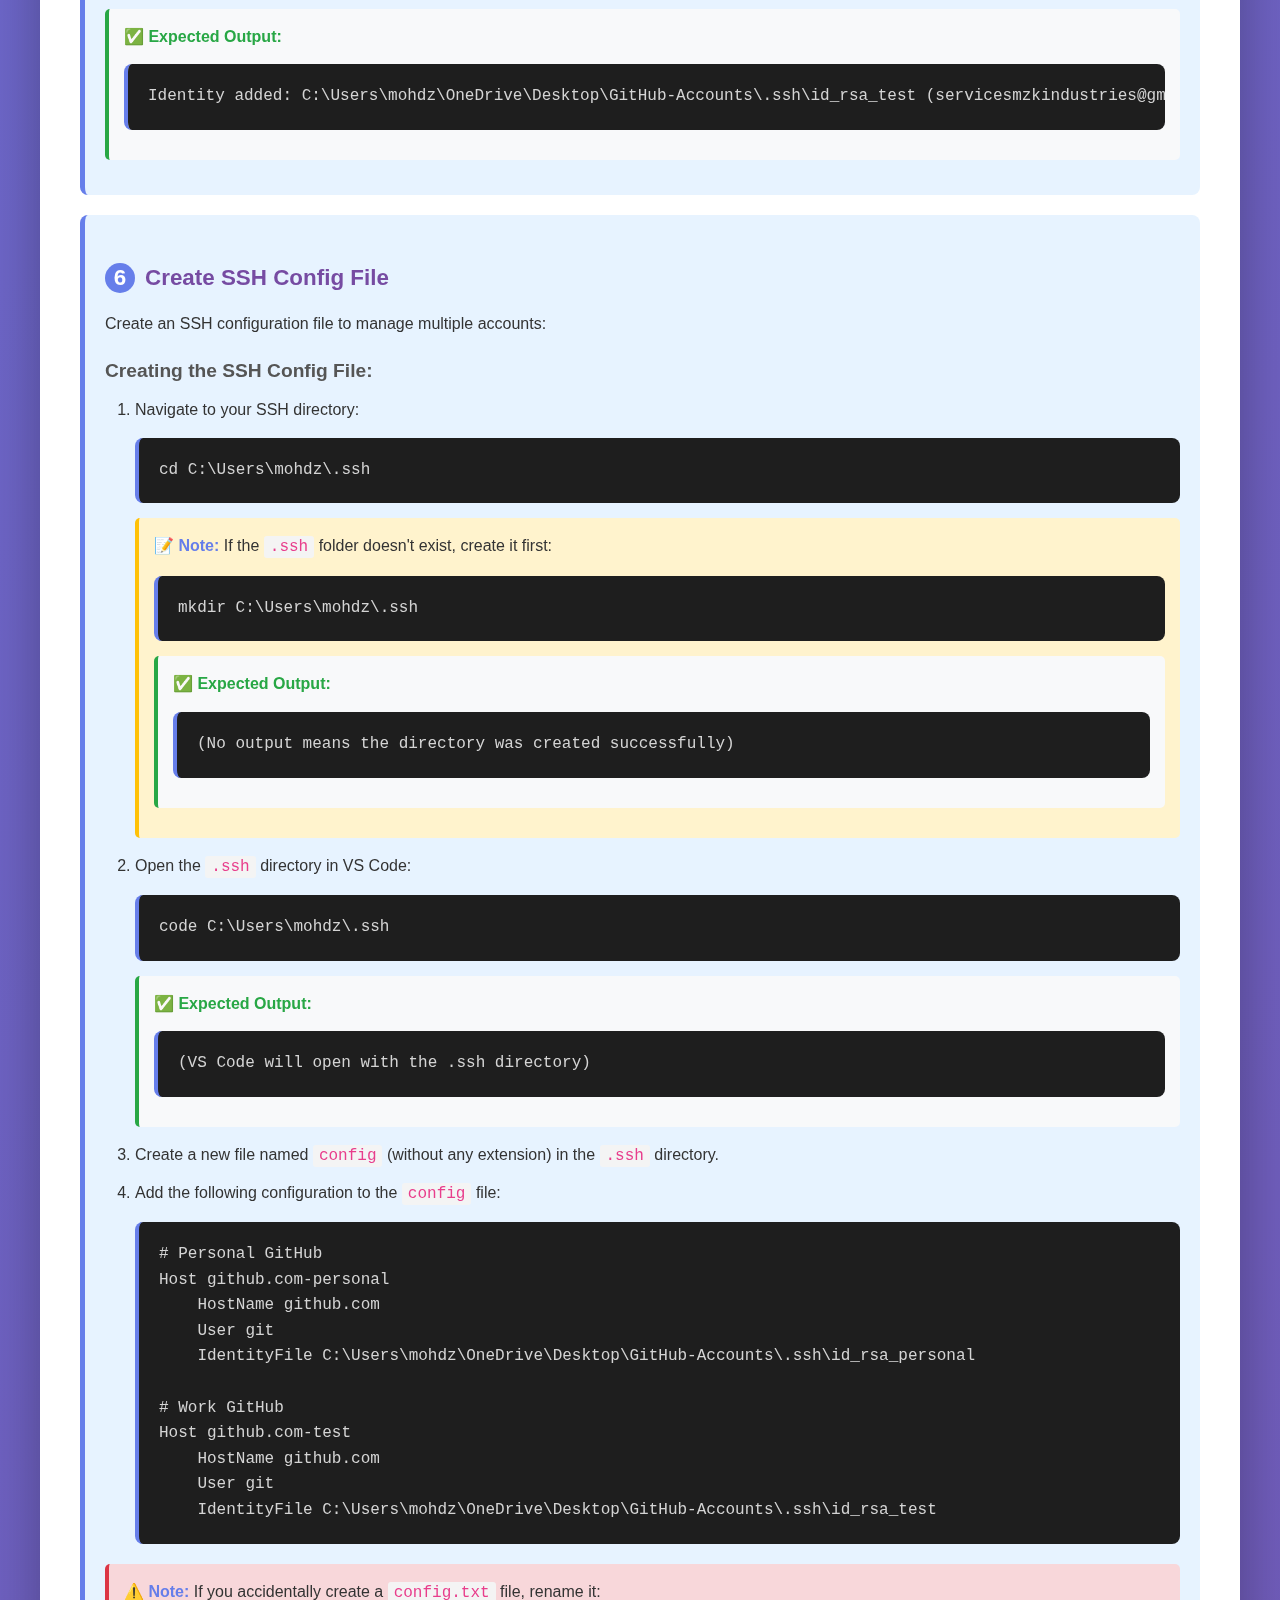
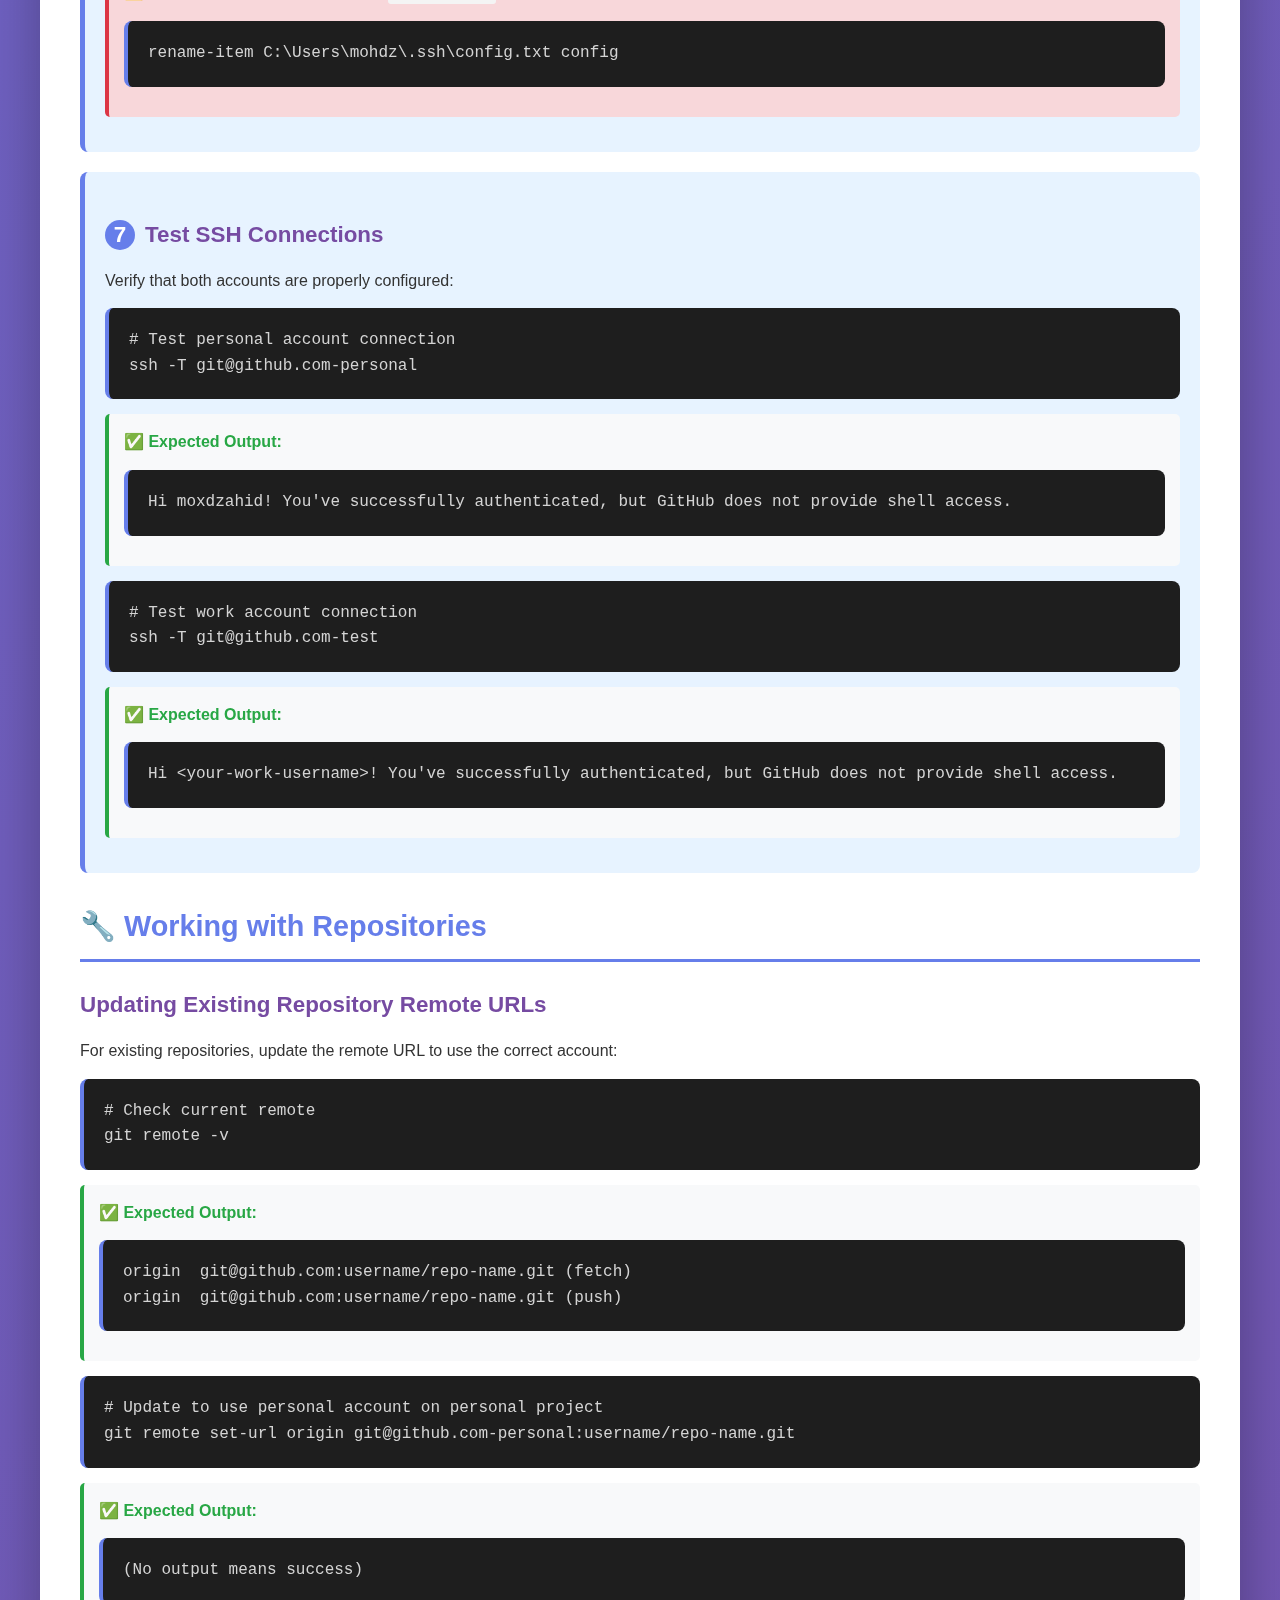
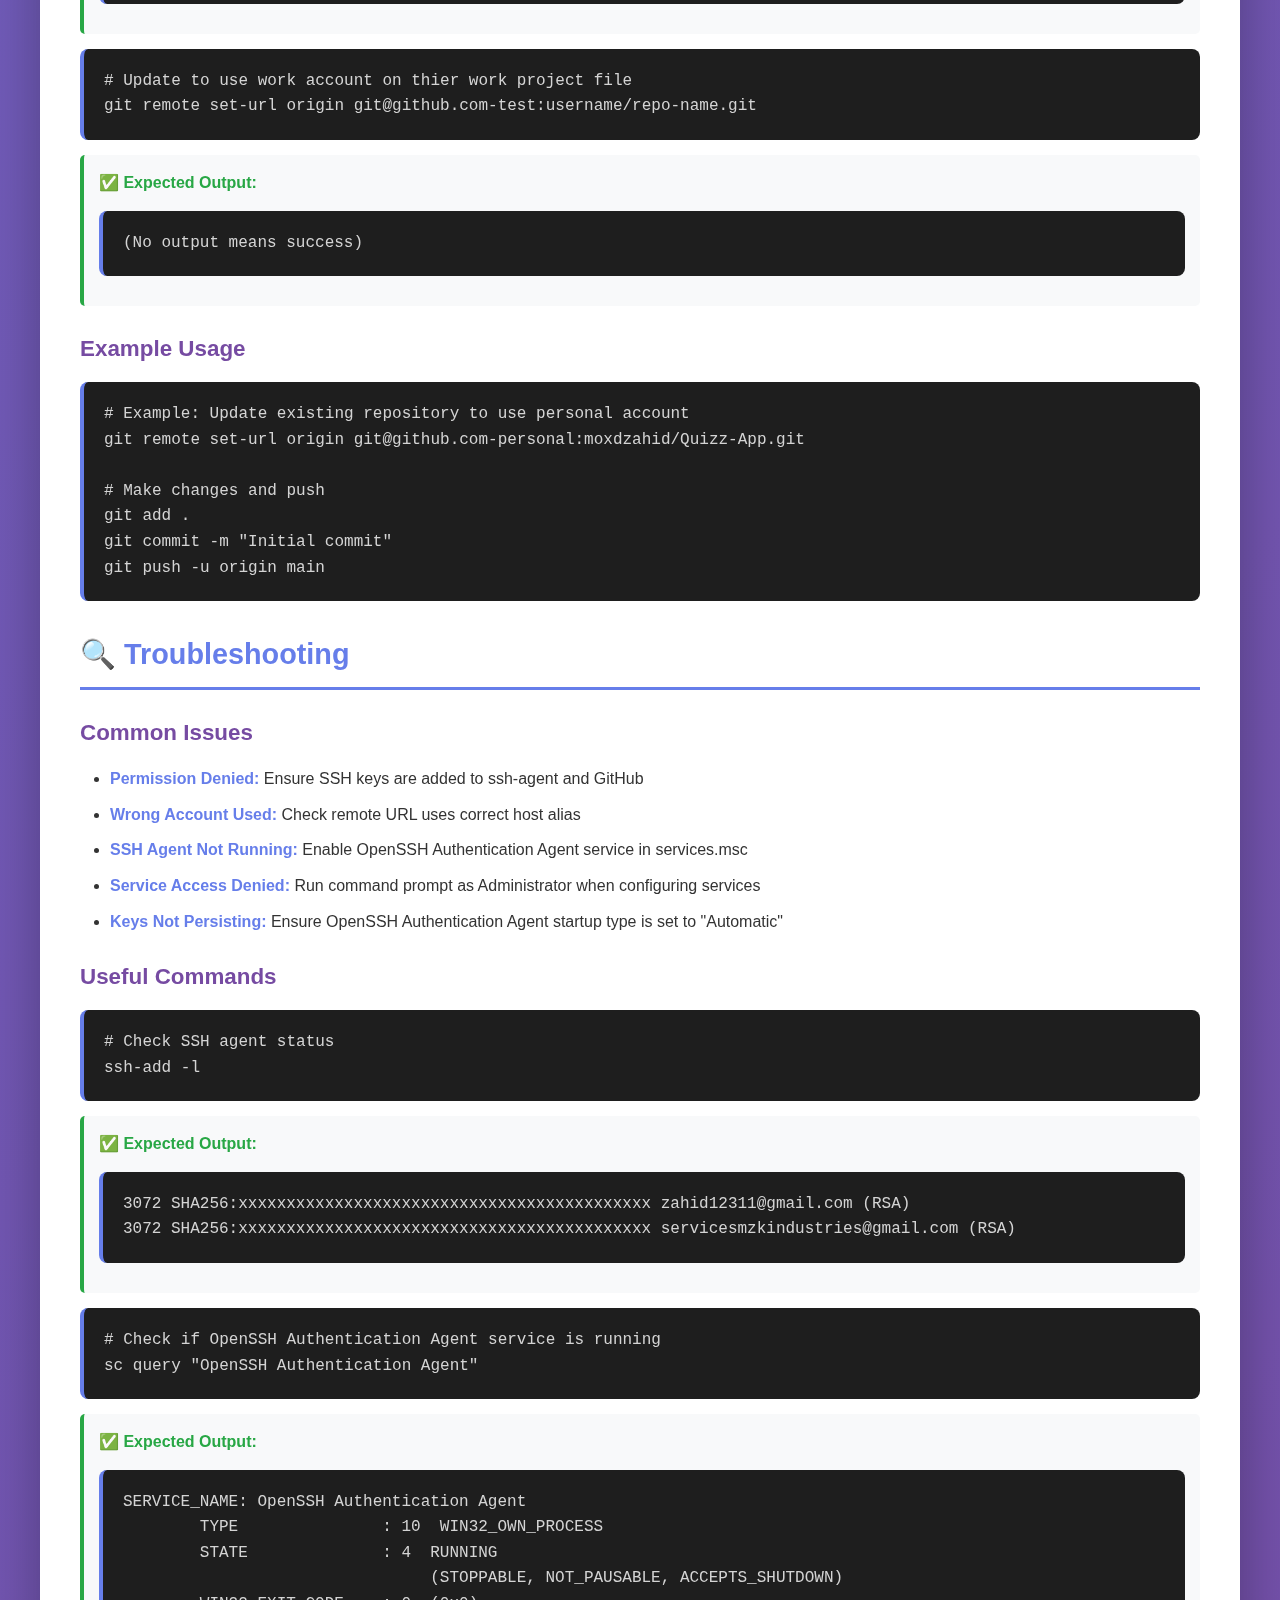
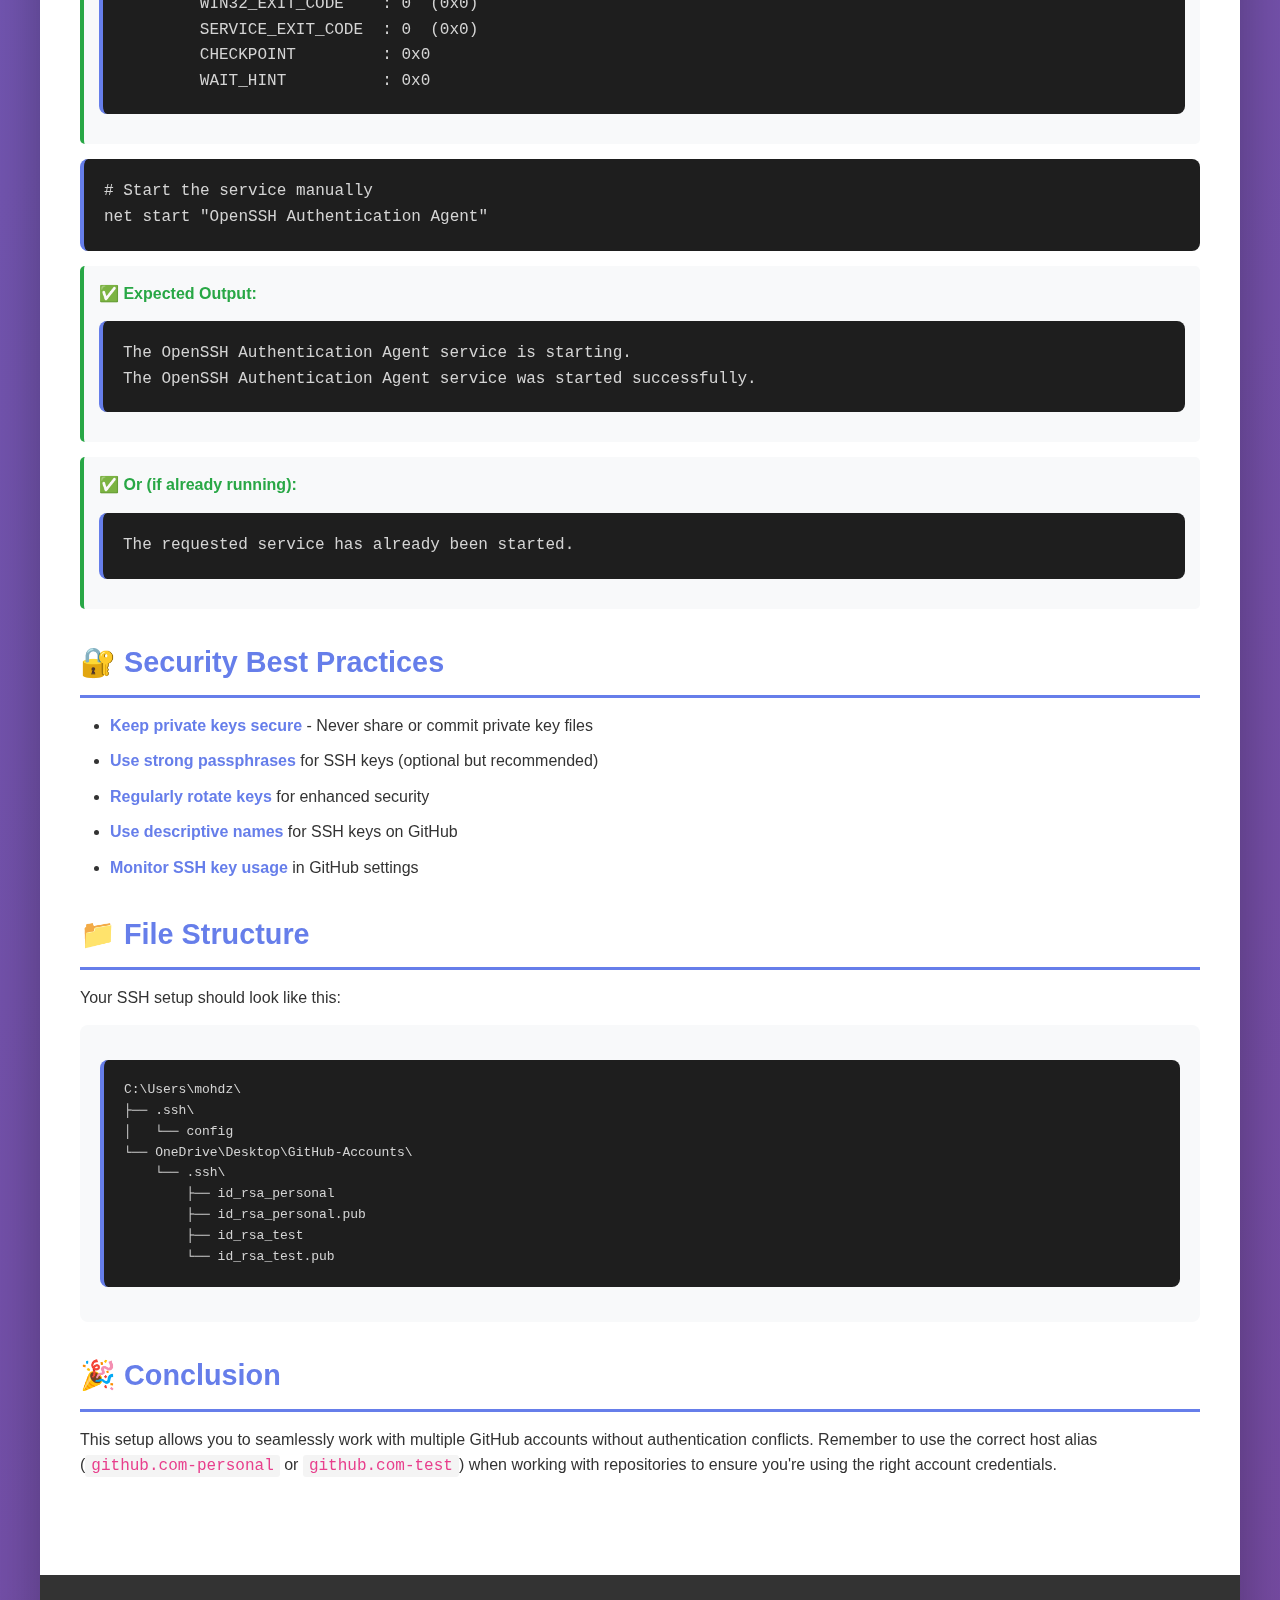
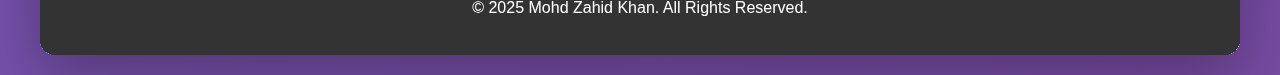
<file: Multiple_git_account.html>
<!DOCTYPE html>
<html lang="en">
<head>
    <meta charset="UTF-8">
    <meta name="viewport" content="width=device-width, initial-scale=1.0">
    <title>Multiple GitHub Accounts Setup Guide</title>
    <link rel="stylesheet" href="Multiple_git_account.css">
</head>
<body>
    <div class="container">
        <header>
            <h1>🔐 Multiple GitHub Accounts Setup</h1>
            <p>Complete Guide with SSH Keys on Windows</p>
        </header>

        <div class="content">
            <h2>📚 What is SSH?</h2>
            <p>SSH (Secure Shell) is a cryptographic network protocol that provides a secure way to access and communicate with remote servers over an unsecured network. Originally developed as a replacement for insecure protocols like Telnet and rsh, SSH encrypts all communications between client and server, ensuring data confidentiality and integrity.</p>

            <h2>🎯 Why is SSH Used?</h2>
            <p>SSH serves multiple critical purposes in modern computing:</p>

            <div class="info-box">
                <h4>🔒 Security</h4>
                <p>SSH encrypts all data transmitted between client and server, protecting sensitive information like passwords, commands, and file transfers from eavesdropping and man-in-the-middle attacks.</p>

                <h4>🔑 Authentication</h4>
                <p>SSH supports multiple authentication methods including password-based authentication and public-key cryptography. Public-key authentication is particularly secure as it uses a pair of cryptographic keys (public and private) instead of passwords.</p>

                <h4>🌐 Remote Access</h4>
                <p>SSH enables secure remote login to servers, allowing administrators and developers to manage systems from anywhere in the world safely.</p>

                <h4>📁 File Transfer</h4>
                <p>SSH provides secure file transfer capabilities through SCP (Secure Copy Protocol) and SFTP (SSH File Transfer Protocol).</p>

                <h4>🔄 Port Forwarding</h4>
                <p>SSH can create secure tunnels for other network services, effectively extending secure access to various applications and services.</p>

                <h4>💻 Git and Version Control</h4>
                <p>Modern version control systems like Git use SSH for secure repository access, allowing developers to clone, push, and pull code securely without repeatedly entering passwords.</p>
            </div>

            <h2>🚀 Why SSH Keys for GitHub?</h2>
            <p>GitHub recommends SSH keys over HTTPS authentication for several reasons:</p>
            <ul>
                <li><strong>Enhanced Security:</strong> No passwords transmitted over the network</li>
                <li><strong>Convenience:</strong> No need to enter credentials repeatedly once properly configured</li>
                <li><strong>Automation Friendly:</strong> Perfect for CI/CD pipelines and automated deployments</li>
                <li><strong>Account Separation:</strong> Allows easy management of multiple GitHub accounts on the same machine</li>
            </ul>

            <h2>📋 Overview</h2>
            <p>This setup allows you to:</p>
            <ul>
                <li>Manage multiple GitHub accounts (personal, work, etc.)</li>
                <li>Use different SSH keys for different accounts</li>
                <li>Switch between accounts without authentication issues</li>
                <li>Keep your work and personal repositories separate</li>
            </ul>

            <h2>✅ Prerequisites</h2>
            <ul>
                <li>Git installed on Windows</li>
                <li>GitHub accounts (personal and work)</li>
                <li>Command line access (Git Bash, PowerShell, or Command Prompt)</li>
                <li>OpenSSH Authentication Agent service enabled (covered in setup steps)</li>
            </ul>

            <h2>🛠️ Step-by-Step Setup</h2>

            <div class="step">
                <h3><span class="step-number">1</span>Enable OpenSSH Authentication Agent Service</h3>
                <p>Before generating SSH keys, you need to enable the OpenSSH Authentication Agent service:</p>
                <ol>
                    <li>Press <code>Win + R</code> to open Run dialog</li>
                    <li>Type <code>services.msc</code> and press Enter</li>
                    <li>In the Services window, search for "OpenSSH Authentication Agent"</li>
                    <li>Right-click on "OpenSSH Authentication Agent" and select "Properties"</li>
                    <li>Change the "Startup type" from "Disabled" to "Automatic"</li>
                    <li>Click "Apply" and then "OK"</li>
                    <li>Right-click on the service again and select "Start" to start the service immediately</li>
                </ol>
                <div class="note">
                    <strong>💡 Why this is important:</strong> The SSH Agent service manages your SSH keys in memory, allowing you to authenticate without entering your passphrase repeatedly.
                </div>
            </div>

            <div class="step">
                <h3><span class="step-number">2</span>Generate SSH Keys for Each Account</h3>
                <p>Create separate SSH keys for each GitHub account:</p>

                <h4>Personal Account:</h4>
                <pre><code># Generate SSH key for personal account
ssh-keygen -t rsa -C "zahid12311@gmail.com" -f "C:\Users\mohdz\OneDrive\Desktop\GitHub-Accounts\.ssh\id_rsa_personal"</code></pre>

                <div class="output">
                    <div class="output-title">✅ Expected Output:</div>
                    <pre><code>Generating public/private rsa key pair.
Enter passphrase (empty for no passphrase):
Enter same passphrase again:
Your identification has been saved in C:\Users\mohdz\OneDrive\Desktop\GitHub-Accounts\.ssh\id_rsa_personal
Your public key has been saved in C:\Users\mohdz\OneDrive\Desktop\GitHub-Accounts\.ssh\id_rsa_personal.pub
The key fingerprint is:
SHA256:xxxxxxxxxxxxxxxxxxxxxxxxxxxxxxxxxxxxxxxxxxx zahid12311@gmail.com
The key's randomart image is:
+---[RSA 3072]----+
|                 |
|                 |
|                 |
+----[SHA256]-----+</code></pre>
                </div>

                <h4>Work Account:</h4>
                <pre><code># Generate SSH key for work account
ssh-keygen -t rsa -C "servicesmzkindustries@gmail.com" -f "C:\Users\mohdz\OneDrive\Desktop\GitHub-Accounts\.ssh\id_rsa_test"</code></pre>

                <div class="output">
                    <div class="output-title">✅ Expected Output:</div>
                    <pre><code>Generating public/private rsa key pair.
Enter passphrase (empty for no passphrase):
Enter same passphrase again:
Your identification has been saved in C:\Users\mohdz\OneDrive\Desktop\GitHub-Accounts\.ssh\id_rsa_test
Your public key has been saved in C:\Users\mohdz\OneDrive\Desktop\GitHub-Accounts\.ssh\id_rsa_test.pub
The key fingerprint is:
SHA256:xxxxxxxxxxxxxxxxxxxxxxxxxxxxxxxxxxxxxxxxxxx servicesmzkindustries@gmail.com
The key's randomart image is:
+---[RSA 3072]----+
|                 |
|                 |
|                 |
+----[SHA256]-----+</code></pre>
                </div>
            </div>

            <div class="step">
                <h3><span class="step-number">3</span>Display Public Keys</h3>
                <p>Copy the public keys to add them to your respective GitHub accounts:</p>

                <pre><code># Display personal account public key
cat "C:\Users\mohdz\OneDrive\Desktop\GitHub-Accounts\.ssh\id_rsa_personal.pub"</code></pre>

                <div class="output">
                    <div class="output-title">✅ Expected Output:</div>
                    <pre><code>ssh-rsa AAAAB3NzaC1yc2EAAAADAQABAAABgQC... zahid12311@gmail.com</code></pre>
                </div>

                <pre><code># Display work account public key
cat "C:\Users\mohdz\OneDrive\Desktop\GitHub-Accounts\.ssh\id_rsa_test.pub"</code></pre>

                <div class="output">
                    <div class="output-title">✅ Expected Output:</div>
                    <pre><code>ssh-rsa AAAAB3NzaC1yc2EAAAADAQABAAABgQC... servicesmzkindustries@gmail.com</code></pre>
                </div>
            </div>

            <div class="step">
                <h3><span class="step-number">4</span>Add Public Keys to GitHub</h3>
                <ol>
                    <li>Copy each public key output</li>
                    <li>Go to GitHub → Settings → SSH and GPG keys</li>
                    <li>Click "New SSH key"</li>
                    <li>Paste the public key and give it a descriptive name</li>
                    <li>Repeat for each account</li>
                </ol>
            </div>

            <div class="step">
                <h3><span class="step-number">5</span>Configure SSH Agent</h3>
                <p>Clear existing keys and add your new keys:</p>

                <pre><code># List current SSH keys
ssh-add -l</code></pre>

                <div class="output">
                    <div class="output-title">✅ Expected Output (if keys exist):</div>
                    <pre><code>3072 SHA256:xxxxxxxxxxxxxxxxxxxxxxxxxxxxxxxxxxxxxxxxxxx zahid12311@gmail.com (RSA)
3072 SHA256:xxxxxxxxxxxxxxxxxxxxxxxxxxxxxxxxxxxxxxxxxxx servicesmzkindustries@gmail.com (RSA)</code></pre>
                </div>

                <div class="output">
                    <div class="output-title">✅ Or (if no keys):</div>
                    <pre><code>The agent has no identities.</code></pre>
                </div>

                <pre><code># Clear all existing keys
ssh-add -D</code></pre>

                <div class="output">
                    <div class="output-title">✅ Expected Output:</div>
                    <pre><code>All identities removed.</code></pre>
                </div>

                <pre><code># Add personal account key
ssh-add "C:\Users\mohdz\OneDrive\Desktop\GitHub-Accounts\.ssh\id_rsa_personal"</code></pre>

                <div class="output">
                    <div class="output-title">✅ Expected Output:</div>
                    <pre><code>Identity added: C:\Users\mohdz\OneDrive\Desktop\GitHub-Accounts\.ssh\id_rsa_personal (zahid12311@gmail.com)</code></pre>
                </div>

                <pre><code># Add work account key
ssh-add "C:\Users\mohdz\OneDrive\Desktop\GitHub-Accounts\.ssh\id_rsa_test"</code></pre>

                <div class="output">
                    <div class="output-title">✅ Expected Output:</div>
                    <pre><code>Identity added: C:\Users\mohdz\OneDrive\Desktop\GitHub-Accounts\.ssh\id_rsa_test (servicesmzkindustries@gmail.com)</code></pre>
                </div>
            </div>

            <div class="step">
                <h3><span class="step-number">6</span>Create SSH Config File</h3>
                <p>Create an SSH configuration file to manage multiple accounts:</p>

                <h4>Creating the SSH Config File:</h4>
                <ol>
                    <li>Navigate to your SSH directory:
                        <pre><code>cd C:\Users\mohdz\.ssh</code></pre>
                        
                        <div class="note">
                            <strong>📝 Note:</strong> If the <code>.ssh</code> folder doesn't exist, create it first:
                            <pre><code>mkdir C:\Users\mohdz\.ssh</code></pre>
                            <div class="output">
                                <div class="output-title">✅ Expected Output:</div>
                                <pre><code>(No output means the directory was created successfully)</code></pre>
                            </div>
                        </div>
                    </li>

                    <li>Open the <code>.ssh</code> directory in VS Code:
                        <pre><code>code C:\Users\mohdz\.ssh</code></pre>
                        <div class="output">
                            <div class="output-title">✅ Expected Output:</div>
                            <pre><code>(VS Code will open with the .ssh directory)</code></pre>
                        </div>
                    </li>

                    <li>Create a new file named <code>config</code> (without any extension) in the <code>.ssh</code> directory.</li>

                    <li>Add the following configuration to the <code>config</code> file:
                        <pre><code># Personal GitHub
Host github.com-personal
    HostName github.com
    User git
    IdentityFile C:\Users\mohdz\OneDrive\Desktop\GitHub-Accounts\.ssh\id_rsa_personal

# Work GitHub
Host github.com-test
    HostName github.com
    User git
    IdentityFile C:\Users\mohdz\OneDrive\Desktop\GitHub-Accounts\.ssh\id_rsa_test</code></pre>
                    </li>
                </ol>

                <div class="warning">
                    <strong>⚠️ Note:</strong> If you accidentally create a <code>config.txt</code> file, rename it:
                    <pre><code>rename-item C:\Users\mohdz\.ssh\config.txt config</code></pre>
                </div>
            </div>

            <div class="step">
                <h3><span class="step-number">7</span>Test SSH Connections</h3>
                <p>Verify that both accounts are properly configured:</p>

                <pre><code># Test personal account connection
ssh -T git@github.com-personal</code></pre>

                <div class="output">
                    <div class="output-title">✅ Expected Output:</div>
                    <pre><code>Hi moxdzahid! You've successfully authenticated, but GitHub does not provide shell access.</code></pre>
                </div>

                <pre><code># Test work account connection
ssh -T git@github.com-test</code></pre>

                <div class="output">
                    <div class="output-title">✅ Expected Output:</div>
                    <pre><code>Hi &lt;your-work-username&gt;! You've successfully authenticated, but GitHub does not provide shell access.</code></pre>
                </div>
            </div>

            <h2>🔧 Working with Repositories</h2>

            

            <h3>Updating Existing Repository Remote URLs</h3>
            <p>For existing repositories, update the remote URL to use the correct account:</p>

            <pre><code># Check current remote
git remote -v</code></pre>

            <div class="output">
                <div class="output-title">✅ Expected Output:</div>
                <pre><code>origin  git@github.com:username/repo-name.git (fetch)
origin  git@github.com:username/repo-name.git (push)</code></pre>
            </div>

            <pre><code># Update to use personal account on personal project
git remote set-url origin git@github.com-personal:username/repo-name.git</code></pre>

            <div class="output">
                <div class="output-title">✅ Expected Output:</div>
                <pre><code>(No output means success)</code></pre>
            </div>

            <pre><code># Update to use work account on thier work project file
git remote set-url origin git@github.com-test:username/repo-name.git</code></pre>

            <div class="output">
                <div class="output-title">✅ Expected Output:</div>
                <pre><code>(No output means success)</code></pre>
            </div>

            <h3>Example Usage</h3>
            <pre><code># Example: Update existing repository to use personal account
git remote set-url origin git@github.com-personal:moxdzahid/Quizz-App.git

# Make changes and push
git add .
git commit -m "Initial commit"
git push -u origin main</code></pre>

            <h2>🔍 Troubleshooting</h2>

            <h3>Common Issues</h3>
            <ul>
                <li><strong>Permission Denied:</strong> Ensure SSH keys are added to ssh-agent and GitHub</li>
                <li><strong>Wrong Account Used:</strong> Check remote URL uses correct host alias</li>
                <li><strong>SSH Agent Not Running:</strong> Enable OpenSSH Authentication Agent service in services.msc</li>
                <li><strong>Service Access Denied:</strong> Run command prompt as Administrator when configuring services</li>
                <li><strong>Keys Not Persisting:</strong> Ensure OpenSSH Authentication Agent startup type is set to "Automatic"</li>
            </ul>

            <h3>Useful Commands</h3>

            <pre><code># Check SSH agent status
ssh-add -l</code></pre>

            <div class="output">
                <div class="output-title">✅ Expected Output:</div>
                <pre><code>3072 SHA256:xxxxxxxxxxxxxxxxxxxxxxxxxxxxxxxxxxxxxxxxxxx zahid12311@gmail.com (RSA)
3072 SHA256:xxxxxxxxxxxxxxxxxxxxxxxxxxxxxxxxxxxxxxxxxxx servicesmzkindustries@gmail.com (RSA)</code></pre>
            </div>

            <pre><code># Check if OpenSSH Authentication Agent service is running
sc query "OpenSSH Authentication Agent"</code></pre>

            <div class="output">
                <div class="output-title">✅ Expected Output:</div>
                <pre><code>SERVICE_NAME: OpenSSH Authentication Agent
        TYPE               : 10  WIN32_OWN_PROCESS
        STATE              : 4  RUNNING
                                (STOPPABLE, NOT_PAUSABLE, ACCEPTS_SHUTDOWN)
        WIN32_EXIT_CODE    : 0  (0x0)
        SERVICE_EXIT_CODE  : 0  (0x0)
        CHECKPOINT         : 0x0
        WAIT_HINT          : 0x0</code></pre>
            </div>

            <pre><code># Start the service manually
net start "OpenSSH Authentication Agent"</code></pre>

            <div class="output">
                <div class="output-title">✅ Expected Output:</div>
                <pre><code>The OpenSSH Authentication Agent service is starting.
The OpenSSH Authentication Agent service was started successfully.</code></pre>
            </div>

            <div class="output">
                <div class="output-title">✅ Or (if already running):</div>
                <pre><code>The requested service has already been started.</code></pre>
            </div>

            <h2>🔐 Security Best Practices</h2>
            <ul>
                <li><strong>Keep private keys secure</strong> - Never share or commit private key files</li>
                <li><strong>Use strong passphrases</strong> for SSH keys (optional but recommended)</li>
                <li><strong>Regularly rotate keys</strong> for enhanced security</li>
                <li><strong>Use descriptive names</strong> for SSH keys on GitHub</li>
                <li><strong>Monitor SSH key usage</strong> in GitHub settings</li>
            </ul>

            <h2>📁 File Structure</h2>
            <p>Your SSH setup should look like this:</p>
            <div class="file-structure">
                <pre>C:\Users\mohdz\
├── .ssh\
│   └── config
└── OneDrive\Desktop\GitHub-Accounts\
    └── .ssh\
        ├── id_rsa_personal
        ├── id_rsa_personal.pub
        ├── id_rsa_test
        └── id_rsa_test.pub</pre>
            </div>

            <h2>🎉 Conclusion</h2>
            <p>This setup allows you to seamlessly work with multiple GitHub accounts without authentication conflicts. Remember to use the correct host alias (<code>github.com-personal</code> or <code>github.com-test</code>) when working with repositories to ensure you're using the right account credentials.</p>
        </div>

        <footer>
            <p>© 2025 Mohd Zahid Khan. All Rights Reserved.</p>
        </footer>
    </div>
</body>
</html>
</file>
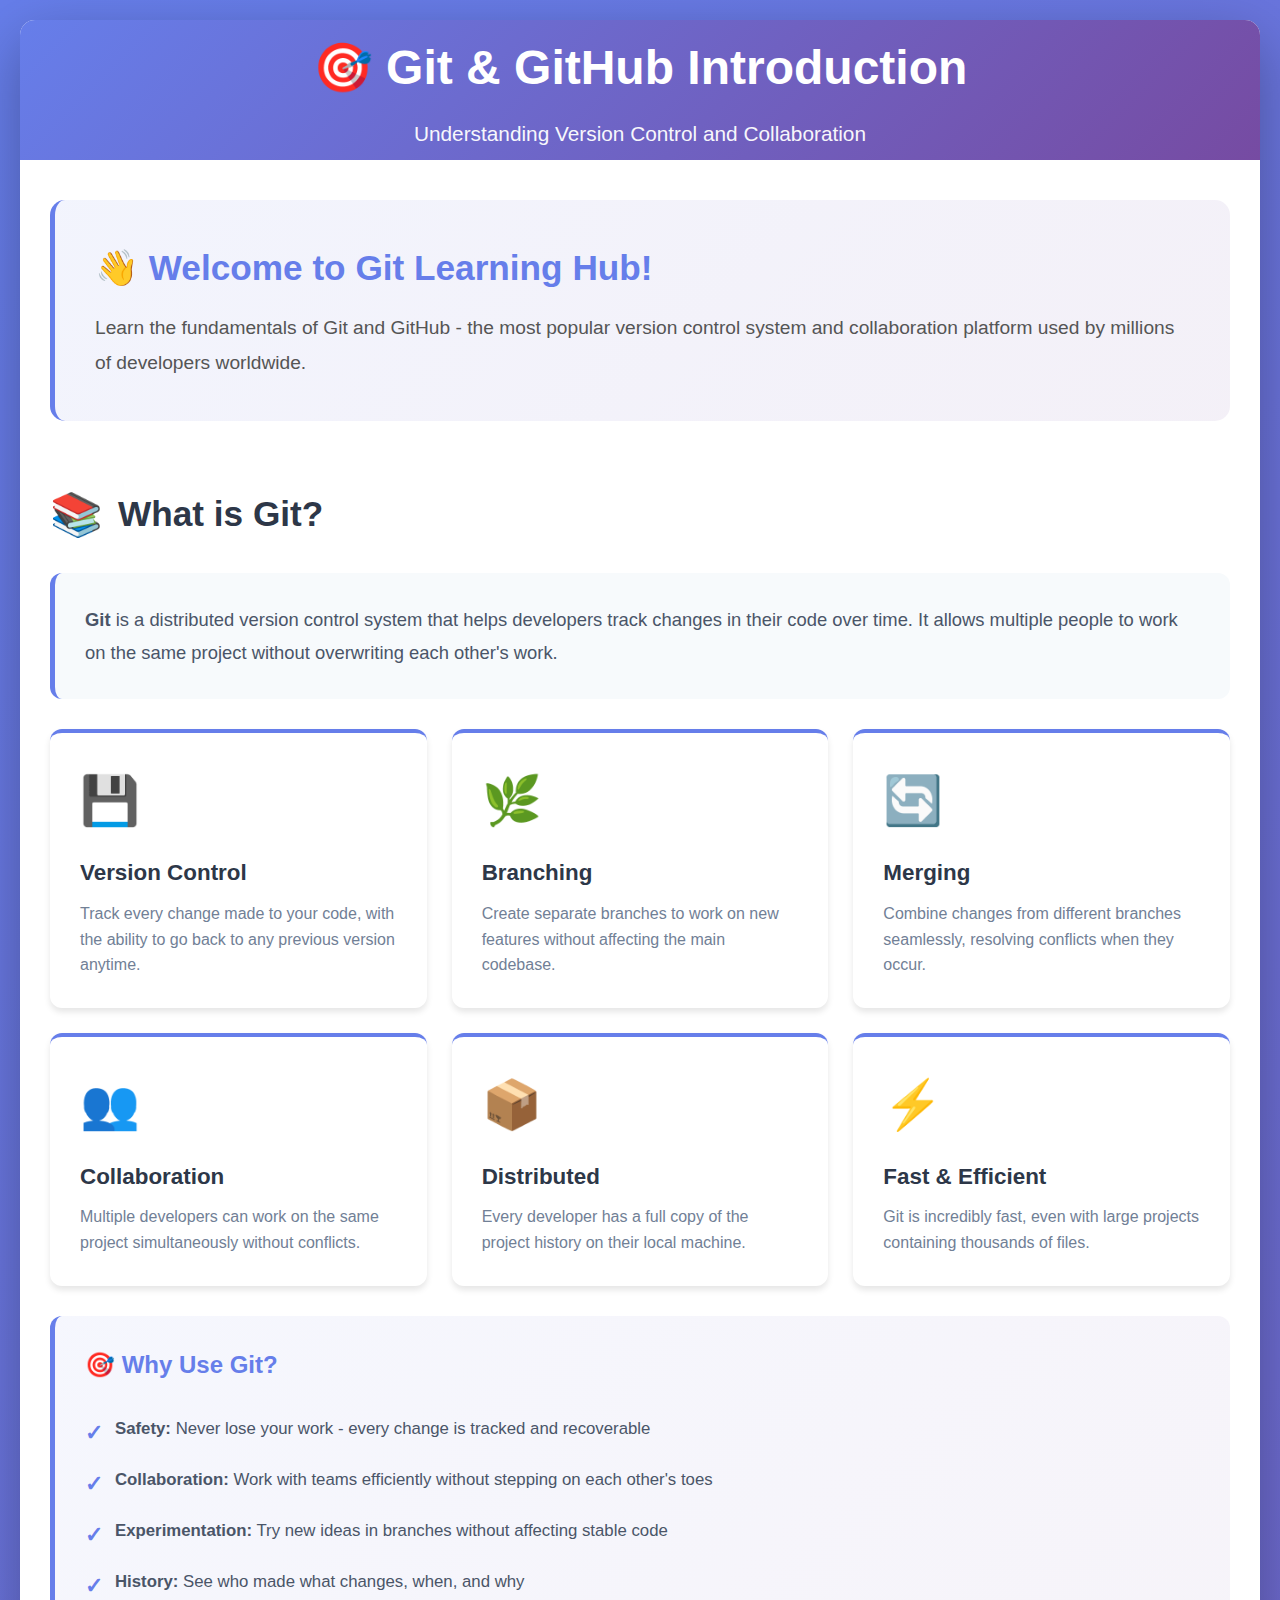
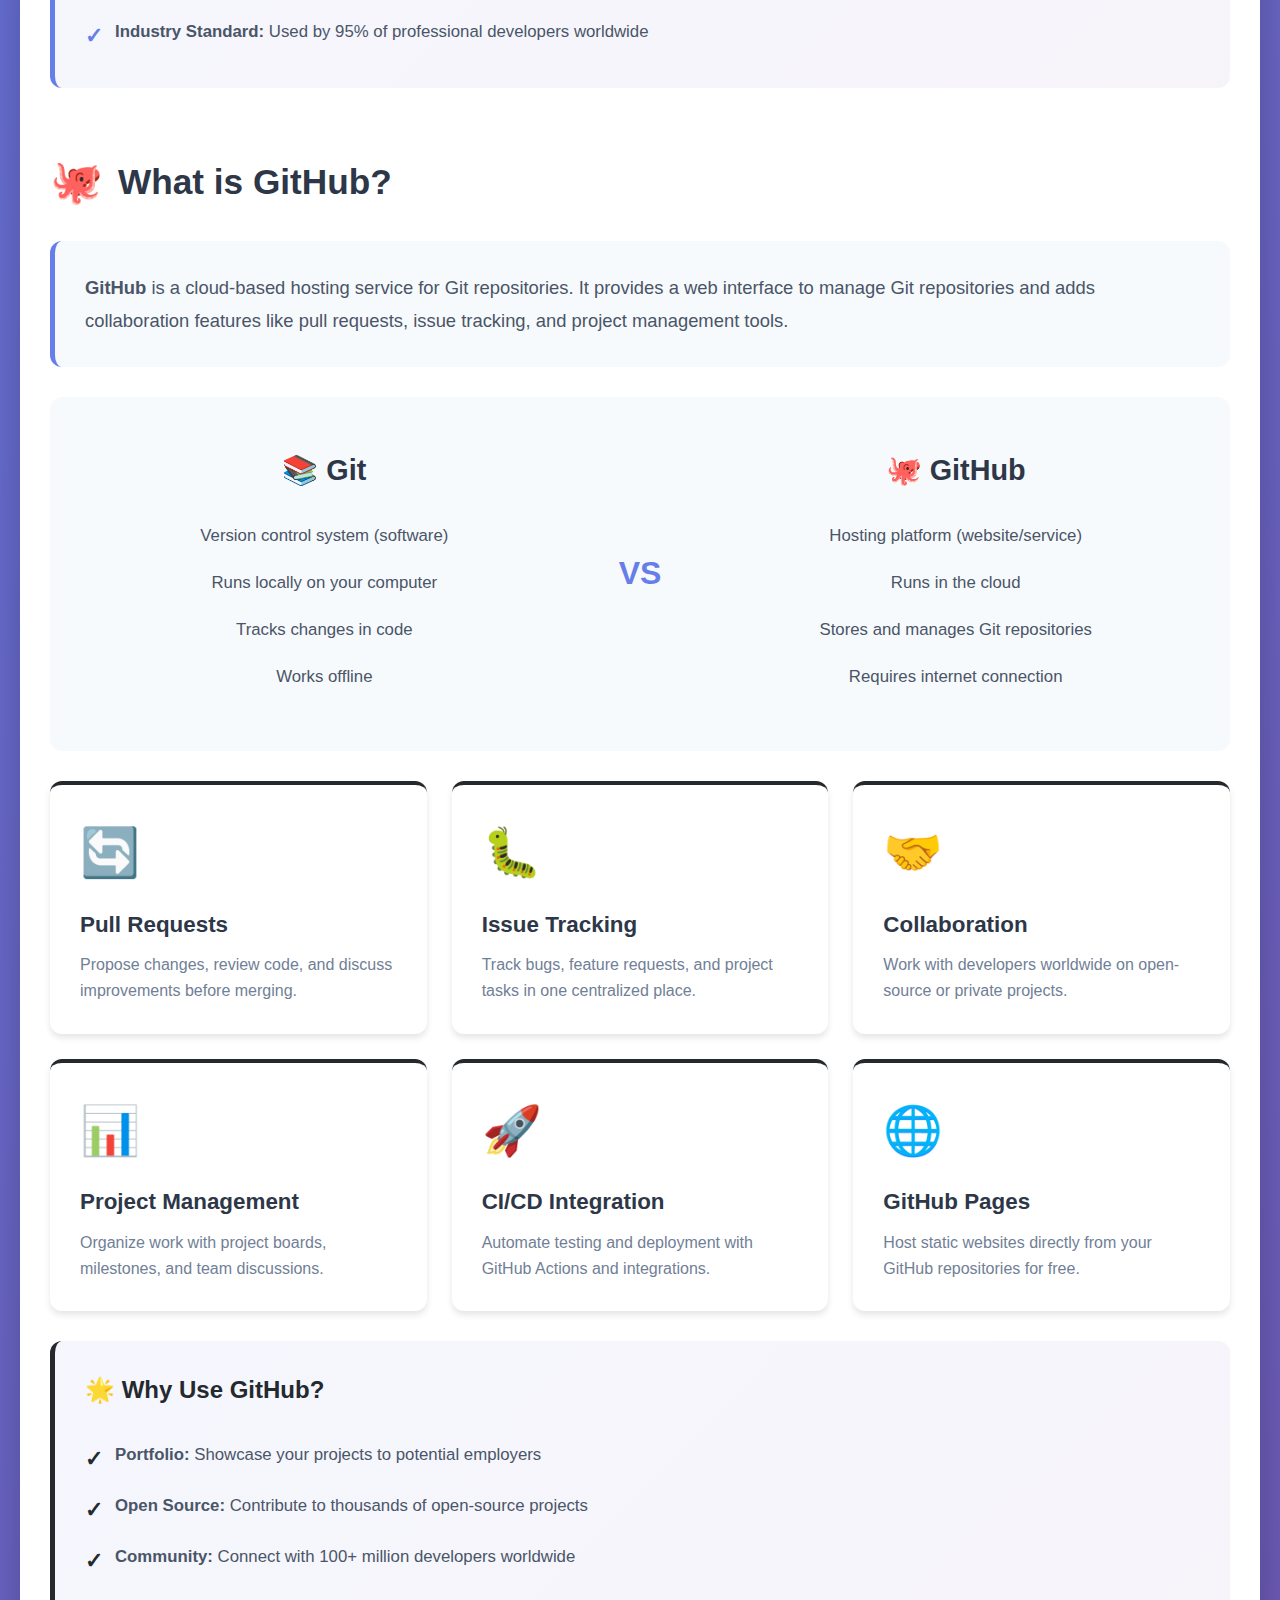
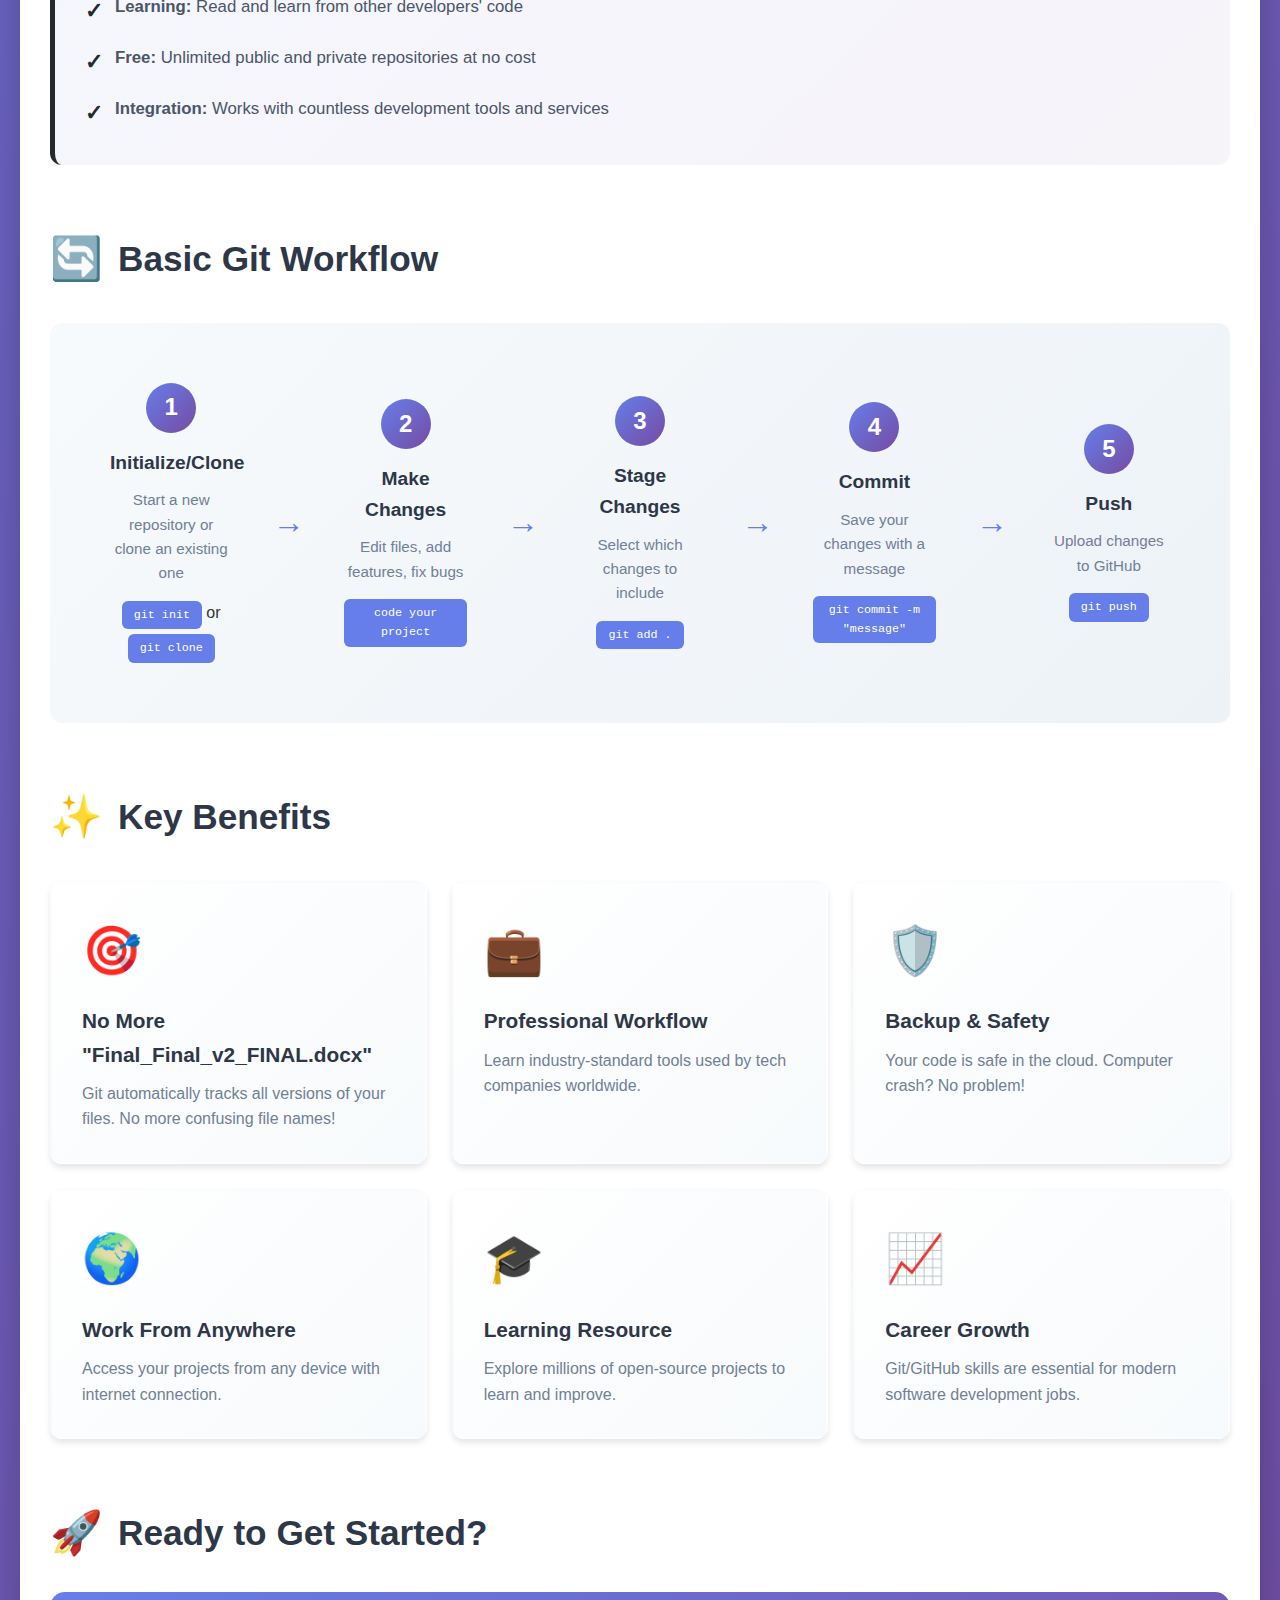
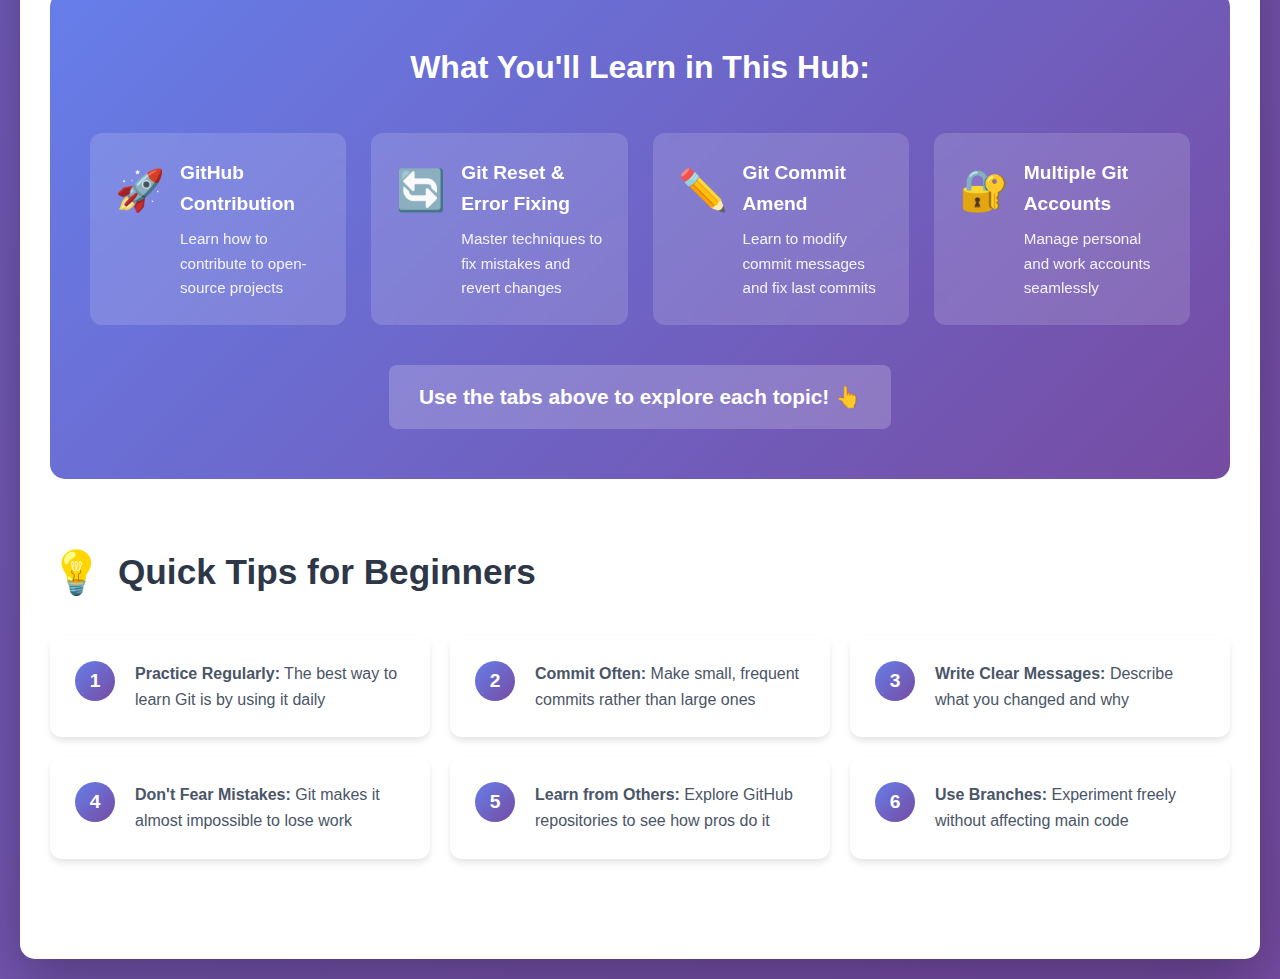
<file: git_introdunction/intro.html>
<!DOCTYPE html>
<html lang="en">
<head>
    <meta charset="UTF-8">
    <meta name="viewport" content="width=device-width, initial-scale=1.0">
    <title>Git & GitHub Introduction</title>
    <link rel="stylesheet" href="intro.css">
    <link rel="stylesheet" href="/copy_code_by_click/copy-code.css">
    <script src="/copy_code_by_click/copy-code.js" defer></script>
</head>
<body>
    <div class="container">
        <header>
            <h1>🎯 Git & GitHub Introduction</h1>
            <p>Understanding Version Control and Collaboration</p>
        </header>

        <div class="content">
            <section class="intro-section">
                <div class="hero-box">
                    <h2>👋 Welcome to Git Learning Hub!</h2>
                    <p>Learn the fundamentals of Git and GitHub - the most popular version control system and collaboration platform used by millions of developers worldwide.</p>
                </div>
            </section>

            <section class="git-section">
                <h2><span class="icon">📚</span> What is Git?</h2>
                
                <div class="definition-box">
                    <p><strong>Git</strong> is a distributed version control system that helps developers track changes in their code over time. It allows multiple people to work on the same project without overwriting each other's work.</p>
                </div>

                <div class="feature-grid">
                    <div class="feature-card">
                        <div class="feature-icon">💾</div>
                        <h3>Version Control</h3>
                        <p>Track every change made to your code, with the ability to go back to any previous version anytime.</p>
                    </div>

                    <div class="feature-card">
                        <div class="feature-icon">🌿</div>
                        <h3>Branching</h3>
                        <p>Create separate branches to work on new features without affecting the main codebase.</p>
                    </div>

                    <div class="feature-card">
                        <div class="feature-icon">🔄</div>
                        <h3>Merging</h3>
                        <p>Combine changes from different branches seamlessly, resolving conflicts when they occur.</p>
                    </div>

                    <div class="feature-card">
                        <div class="feature-icon">👥</div>
                        <h3>Collaboration</h3>
                        <p>Multiple developers can work on the same project simultaneously without conflicts.</p>
                    </div>

                    <div class="feature-card">
                        <div class="feature-icon">📦</div>
                        <h3>Distributed</h3>
                        <p>Every developer has a full copy of the project history on their local machine.</p>
                    </div>

                    <div class="feature-card">
                        <div class="feature-icon">⚡</div>
                        <h3>Fast & Efficient</h3>
                        <p>Git is incredibly fast, even with large projects containing thousands of files.</p>
                    </div>
                </div>

                <div class="info-box">
                    <h4>🎯 Why Use Git?</h4>
                    <ul>
                        <li><strong>Safety:</strong> Never lose your work - every change is tracked and recoverable</li>
                        <li><strong>Collaboration:</strong> Work with teams efficiently without stepping on each other's toes</li>
                        <li><strong>Experimentation:</strong> Try new ideas in branches without affecting stable code</li>
                        <li><strong>History:</strong> See who made what changes, when, and why</li>
                        <li><strong>Industry Standard:</strong> Used by 95% of professional developers worldwide</li>
                    </ul>
                </div>
            </section>

            <section class="github-section">
                <h2><span class="icon">🐙</span> What is GitHub?</h2>
                
                <div class="definition-box">
                    <p><strong>GitHub</strong> is a cloud-based hosting service for Git repositories. It provides a web interface to manage Git repositories and adds collaboration features like pull requests, issue tracking, and project management tools.</p>
                </div>

                <div class="comparison-box">
                    <div class="comparison-item">
                        <h3>📚 Git</h3>
                        <p>Version control system (software)</p>
                        <p>Runs locally on your computer</p>
                        <p>Tracks changes in code</p>
                        <p>Works offline</p>
                    </div>
                    <div class="vs-divider">VS</div>
                    <div class="comparison-item">
                        <h3>🐙 GitHub</h3>
                        <p>Hosting platform (website/service)</p>
                        <p>Runs in the cloud</p>
                        <p>Stores and manages Git repositories</p>
                        <p>Requires internet connection</p>
                    </div>
                </div>

                <div class="feature-grid">
                    <div class="feature-card github-card">
                        <div class="feature-icon">🔄</div>
                        <h3>Pull Requests</h3>
                        <p>Propose changes, review code, and discuss improvements before merging.</p>
                    </div>

                    <div class="feature-card github-card">
                        <div class="feature-icon">🐛</div>
                        <h3>Issue Tracking</h3>
                        <p>Track bugs, feature requests, and project tasks in one centralized place.</p>
                    </div>

                    <div class="feature-card github-card">
                        <div class="feature-icon">🤝</div>
                        <h3>Collaboration</h3>
                        <p>Work with developers worldwide on open-source or private projects.</p>
                    </div>

                    <div class="feature-card github-card">
                        <div class="feature-icon">📊</div>
                        <h3>Project Management</h3>
                        <p>Organize work with project boards, milestones, and team discussions.</p>
                    </div>

                    <div class="feature-card github-card">
                        <div class="feature-icon">🚀</div>
                        <h3>CI/CD Integration</h3>
                        <p>Automate testing and deployment with GitHub Actions and integrations.</p>
                    </div>

                    <div class="feature-card github-card">
                        <div class="feature-icon">🌐</div>
                        <h3>GitHub Pages</h3>
                        <p>Host static websites directly from your GitHub repositories for free.</p>
                    </div>
                </div>

                <div class="info-box github-info">
                    <h4>🌟 Why Use GitHub?</h4>
                    <ul>
                        <li><strong>Portfolio:</strong> Showcase your projects to potential employers</li>
                        <li><strong>Open Source:</strong> Contribute to thousands of open-source projects</li>
                        <li><strong>Community:</strong> Connect with 100+ million developers worldwide</li>
                        <li><strong>Learning:</strong> Read and learn from other developers' code</li>
                        <li><strong>Free:</strong> Unlimited public and private repositories at no cost</li>
                        <li><strong>Integration:</strong> Works with countless development tools and services</li>
                    </ul>
                </div>
            </section>

            <section class="workflow-section">
                <h2><span class="icon">🔄</span> Basic Git Workflow</h2>
                
                <div class="workflow-diagram">
                    <div class="workflow-step">
                        <div class="step-number">1</div>
                        <h3>Initialize/Clone</h3>
                        <p>Start a new repository or clone an existing one</p>
                        <code>git init</code> or <code>git clone</code>
                    </div>

                    <div class="workflow-arrow">→</div>

                    <div class="workflow-step">
                        <div class="step-number">2</div>
                        <h3>Make Changes</h3>
                        <p>Edit files, add features, fix bugs</p>
                        <code>code your project</code>
                    </div>

                    <div class="workflow-arrow">→</div>

                    <div class="workflow-step">
                        <div class="step-number">3</div>
                        <h3>Stage Changes</h3>
                        <p>Select which changes to include</p>
                        <code>git add .</code>
                    </div>

                    <div class="workflow-arrow">→</div>

                    <div class="workflow-step">
                        <div class="step-number">4</div>
                        <h3>Commit</h3>
                        <p>Save your changes with a message</p>
                        <code>git commit -m "message"</code>
                    </div>

                    <div class="workflow-arrow">→</div>

                    <div class="workflow-step">
                        <div class="step-number">5</div>
                        <h3>Push</h3>
                        <p>Upload changes to GitHub</p>
                        <code>git push</code>
                    </div>
                </div>
            </section>

            <section class="benefits-section">
                <h2><span class="icon">✨</span> Key Benefits</h2>
                
                <div class="benefits-grid">
                    <div class="benefit-card">
                        <div class="benefit-icon">🎯</div>
                        <h3>No More "Final_Final_v2_FINAL.docx"</h3>
                        <p>Git automatically tracks all versions of your files. No more confusing file names!</p>
                    </div>

                    <div class="benefit-card">
                        <div class="benefit-icon">💼</div>
                        <h3>Professional Workflow</h3>
                        <p>Learn industry-standard tools used by tech companies worldwide.</p>
                    </div>

                    <div class="benefit-card">
                        <div class="benefit-icon">🛡️</div>
                        <h3>Backup & Safety</h3>
                        <p>Your code is safe in the cloud. Computer crash? No problem!</p>
                    </div>

                    <div class="benefit-card">
                        <div class="benefit-icon">🌍</div>
                        <h3>Work From Anywhere</h3>
                        <p>Access your projects from any device with internet connection.</p>
                    </div>

                    <div class="benefit-card">
                        <div class="benefit-icon">🎓</div>
                        <h3>Learning Resource</h3>
                        <p>Explore millions of open-source projects to learn and improve.</p>
                    </div>

                    <div class="benefit-card">
                        <div class="benefit-icon">📈</div>
                        <h3>Career Growth</h3>
                        <p>Git/GitHub skills are essential for modern software development jobs.</p>
                    </div>
                </div>
            </section>

            <section class="getting-started">
                <h2><span class="icon">🚀</span> Ready to Get Started?</h2>
                
                <div class="cta-box">
                    <h3>What You'll Learn in This Hub:</h3>
                    <div class="learning-path">
                        <div class="path-item">
                            <span class="path-icon">🚀</span>
                            <div>
                                <h4>GitHub Contribution</h4>
                                <p>Learn how to contribute to open-source projects</p>
                            </div>
                        </div>

                        <div class="path-item">
                            <span class="path-icon">🔄</span>
                            <div>
                                <h4>Git Reset & Error Fixing</h4>
                                <p>Master techniques to fix mistakes and revert changes</p>
                            </div>
                        </div>

                        <div class="path-item">
                            <span class="path-icon">✏️</span>
                            <div>
                                <h4>Git Commit Amend</h4>
                                <p>Learn to modify commit messages and fix last commits</p>
                            </div>
                        </div>

                        <div class="path-item">
                            <span class="path-icon">🔐</span>
                            <div>
                                <h4>Multiple Git Accounts</h4>
                                <p>Manage personal and work accounts seamlessly</p>
                            </div>
                        </div>
                    </div>

                    <div class="start-button">
                        <p>Use the tabs above to explore each topic! 👆</p>
                    </div>
                </div>
            </section>

            <section class="quick-tips">
                <h2><span class="icon">💡</span> Quick Tips for Beginners</h2>
                
                <div class="tips-container">
                    <div class="tip-card">
                        <span class="tip-number">1</span>
                        <p><strong>Practice Regularly:</strong> The best way to learn Git is by using it daily</p>
                    </div>

                    <div class="tip-card">
                        <span class="tip-number">2</span>
                        <p><strong>Commit Often:</strong> Make small, frequent commits rather than large ones</p>
                    </div>

                    <div class="tip-card">
                        <span class="tip-number">3</span>
                        <p><strong>Write Clear Messages:</strong> Describe what you changed and why</p>
                    </div>

                    <div class="tip-card">
                        <span class="tip-number">4</span>
                        <p><strong>Don't Fear Mistakes:</strong> Git makes it almost impossible to lose work</p>
                    </div>

                    <div class="tip-card">
                        <span class="tip-number">5</span>
                        <p><strong>Learn from Others:</strong> Explore GitHub repositories to see how pros do it</p>
                    </div>

                    <div class="tip-card">
                        <span class="tip-number">6</span>
                        <p><strong>Use Branches:</strong> Experiment freely without affecting main code</p>
                    </div>
                </div>
            </section>

        </div>
    </div>
</body>
</html>
</file>
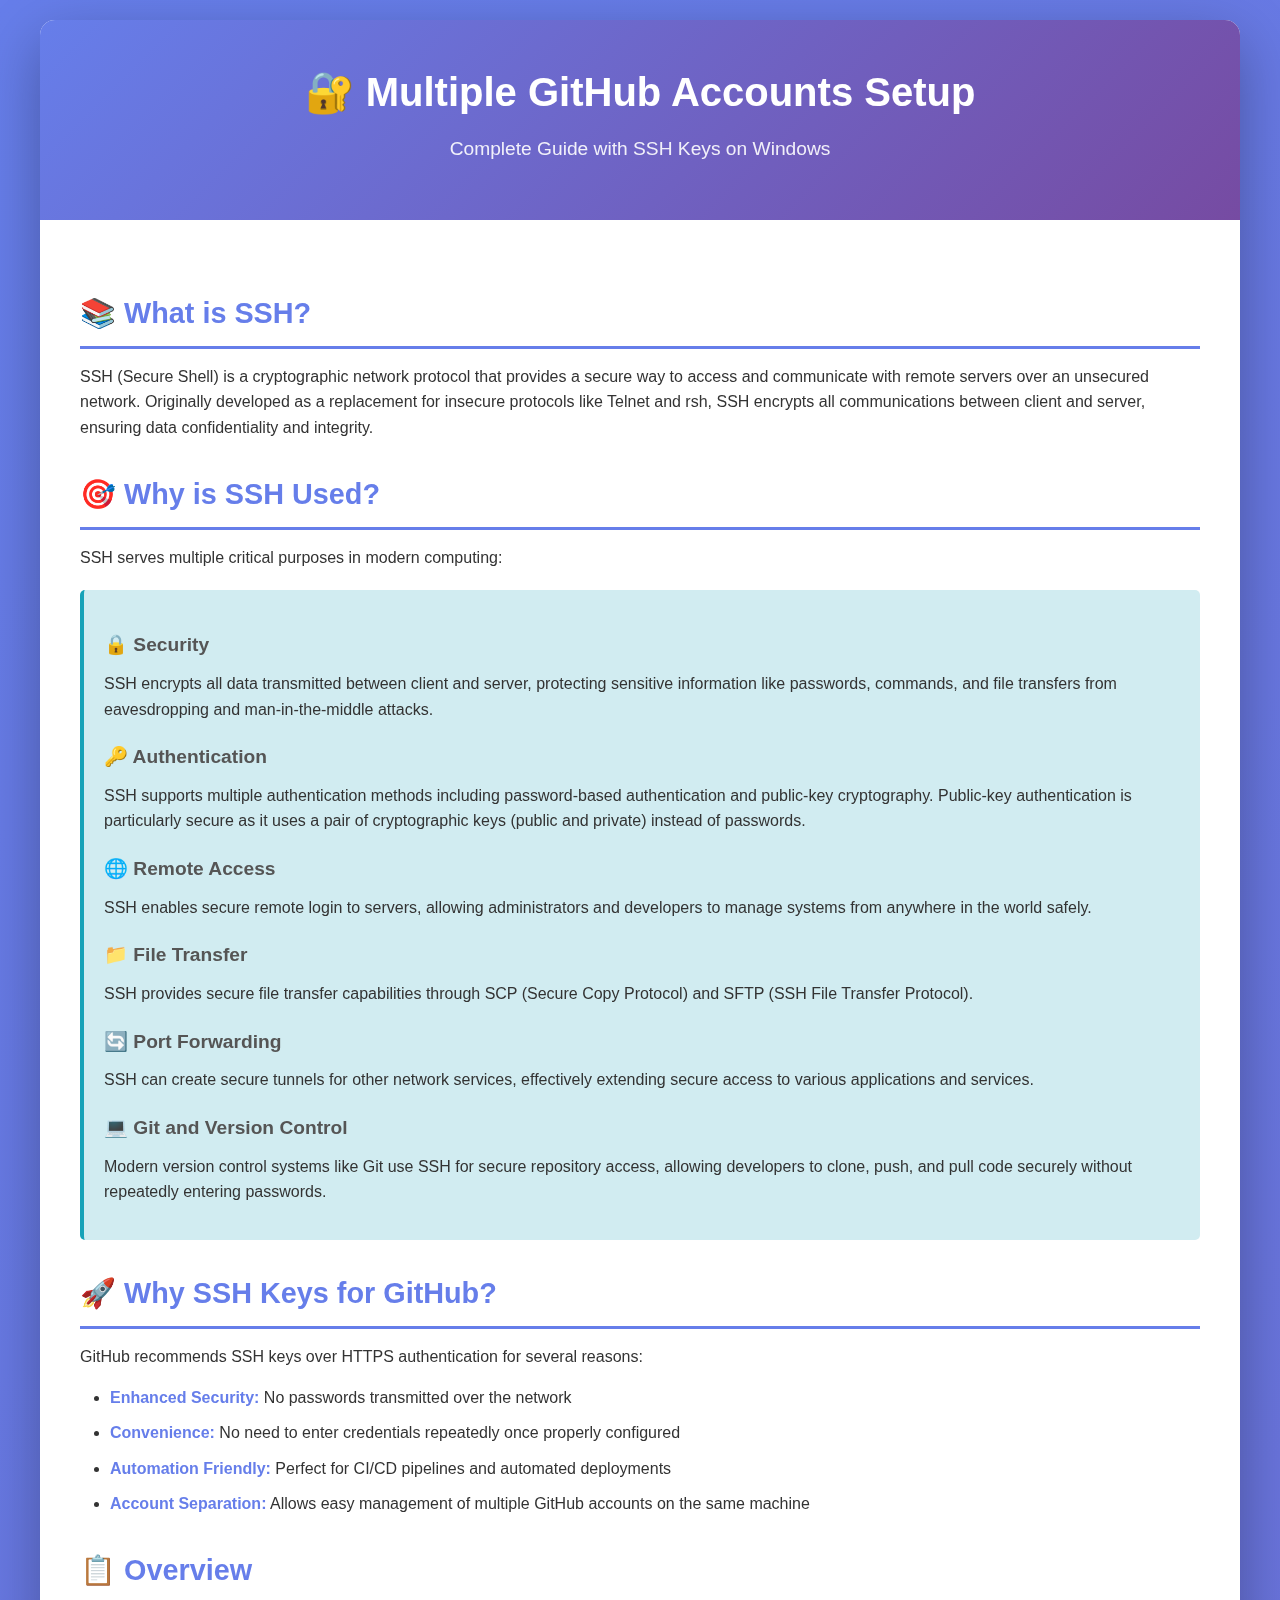
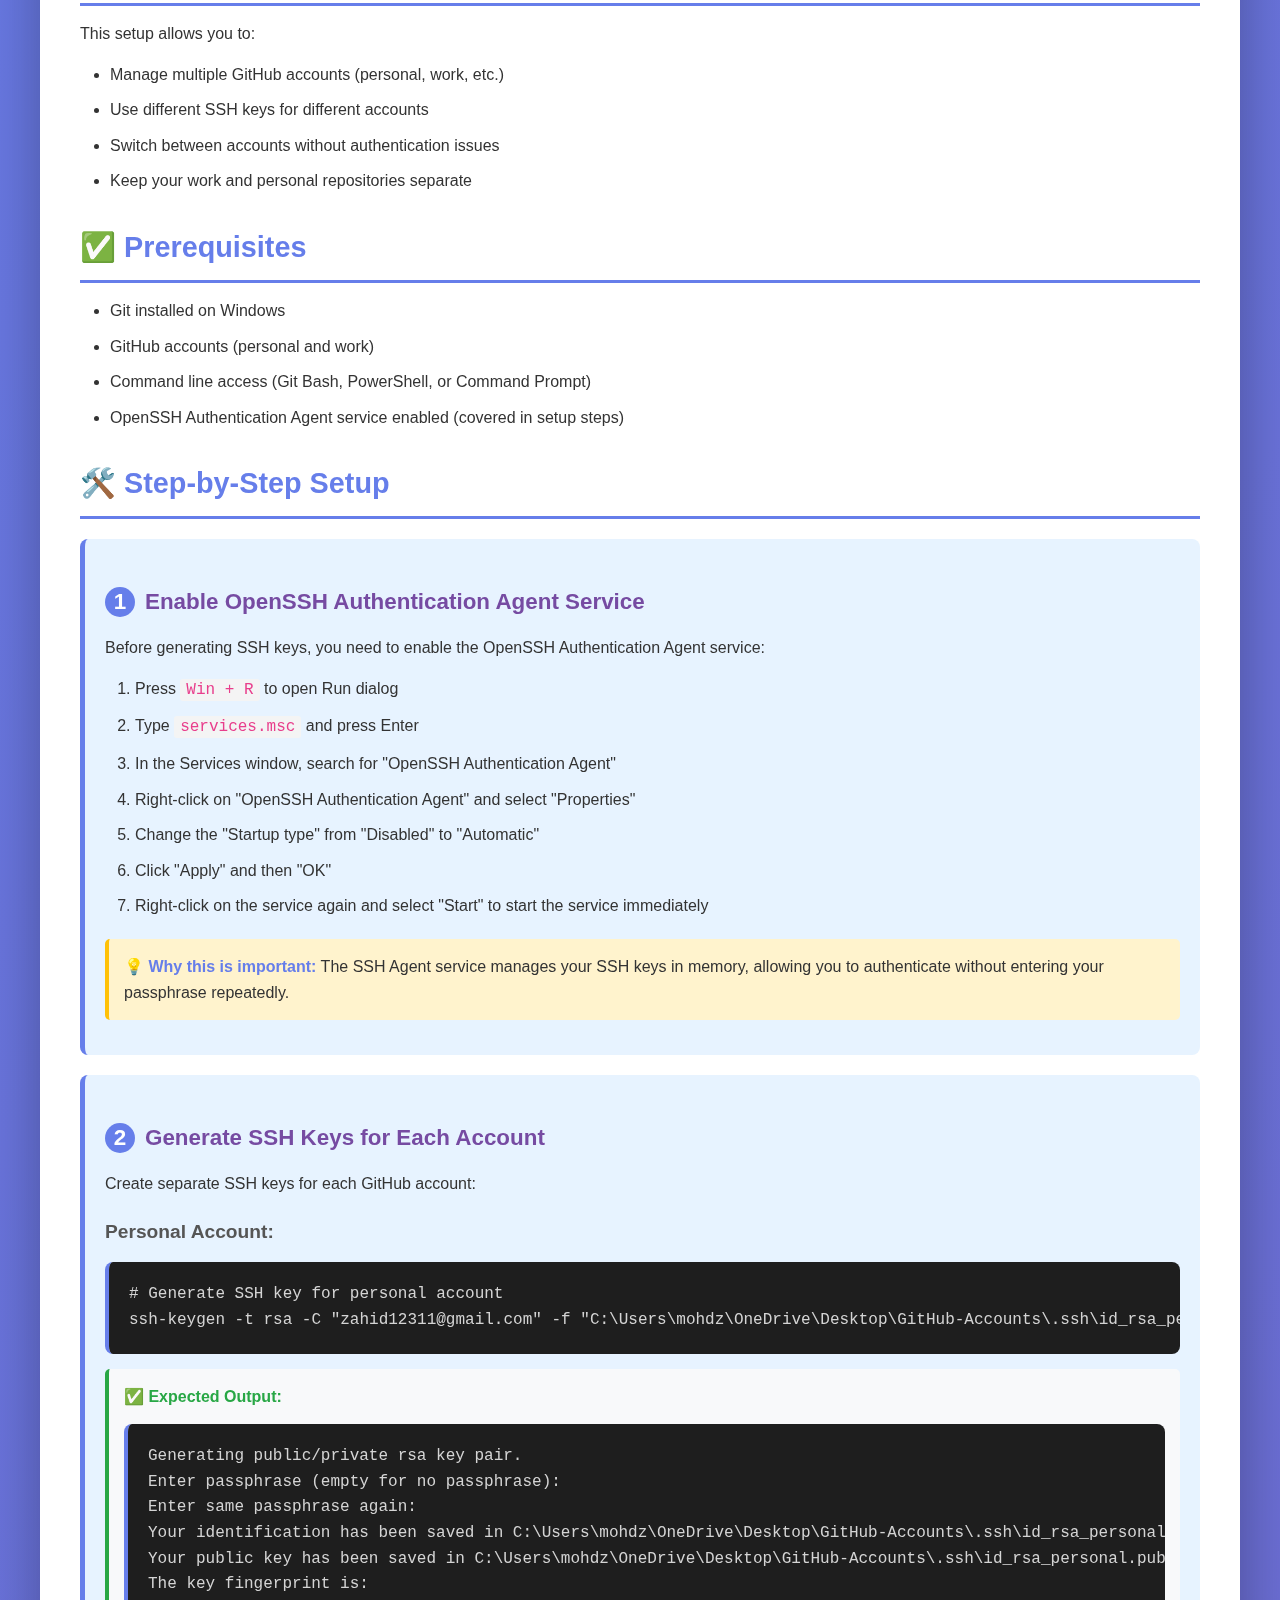
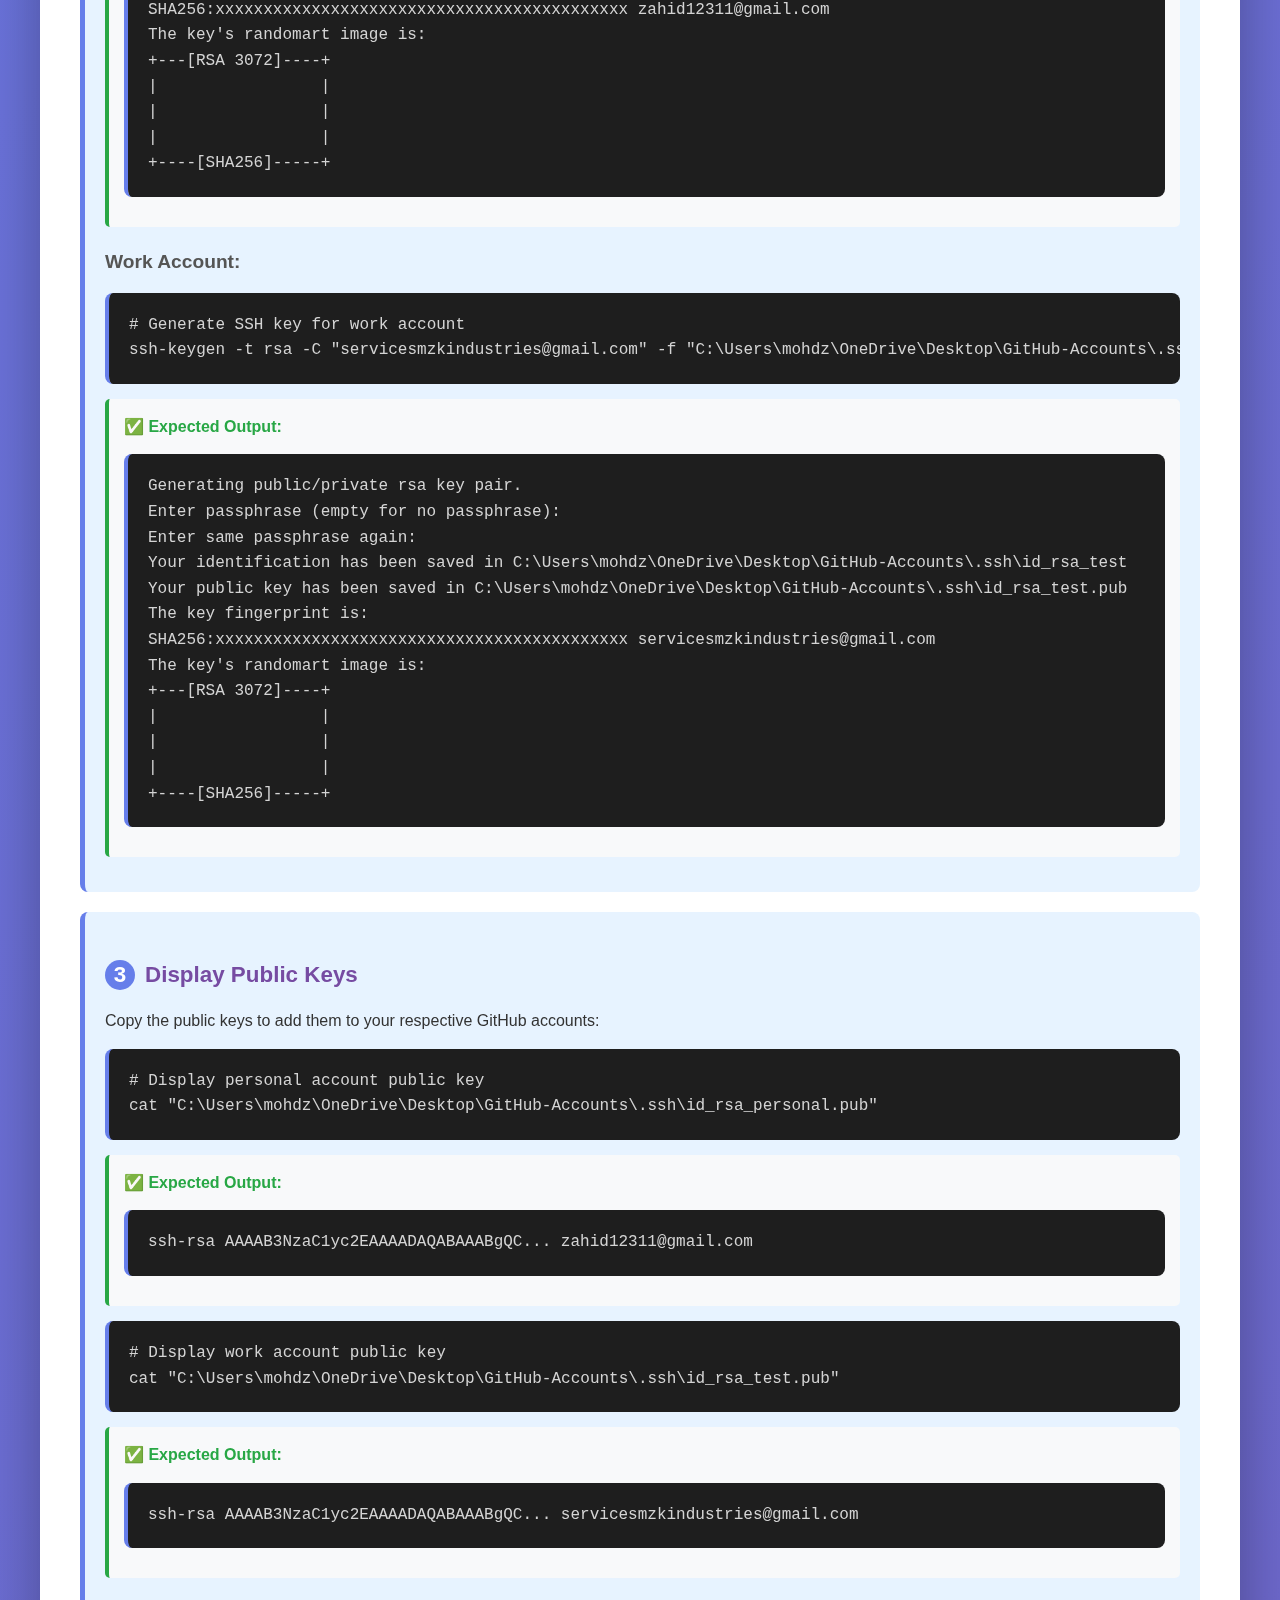
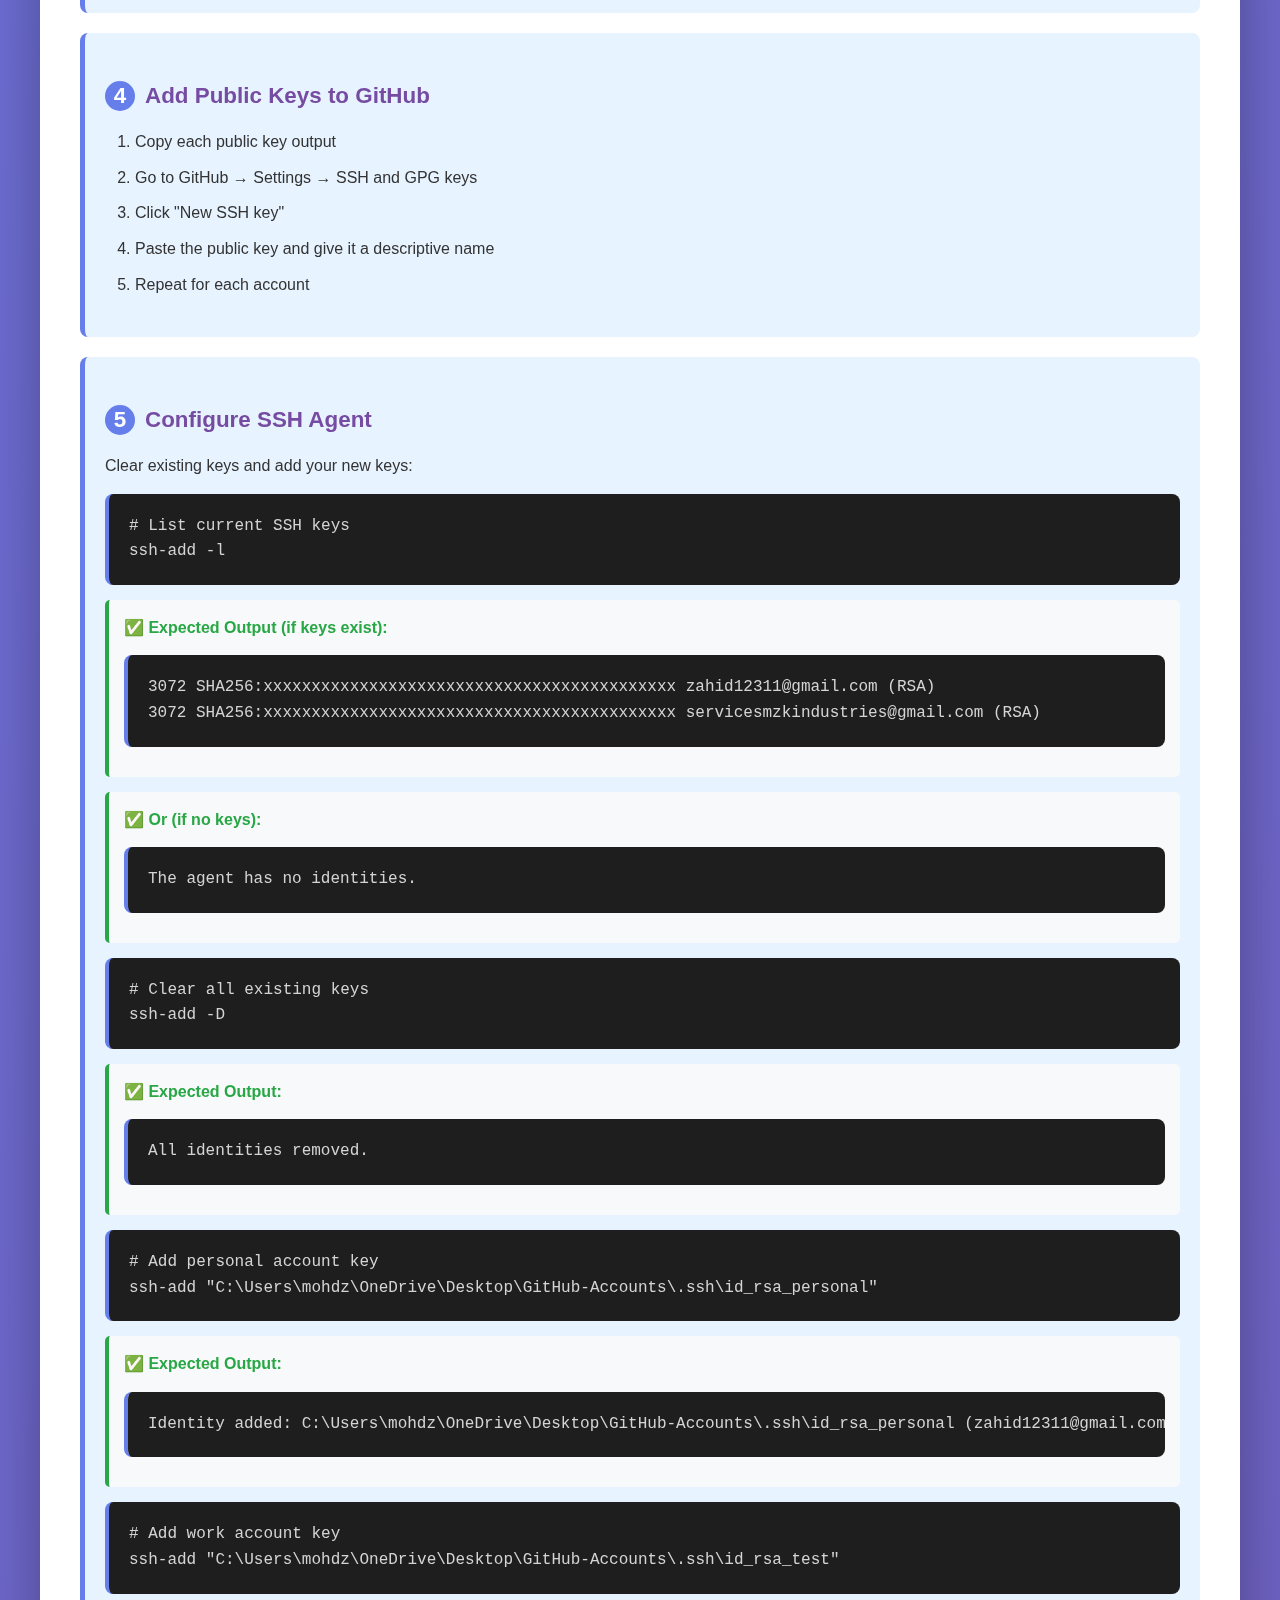
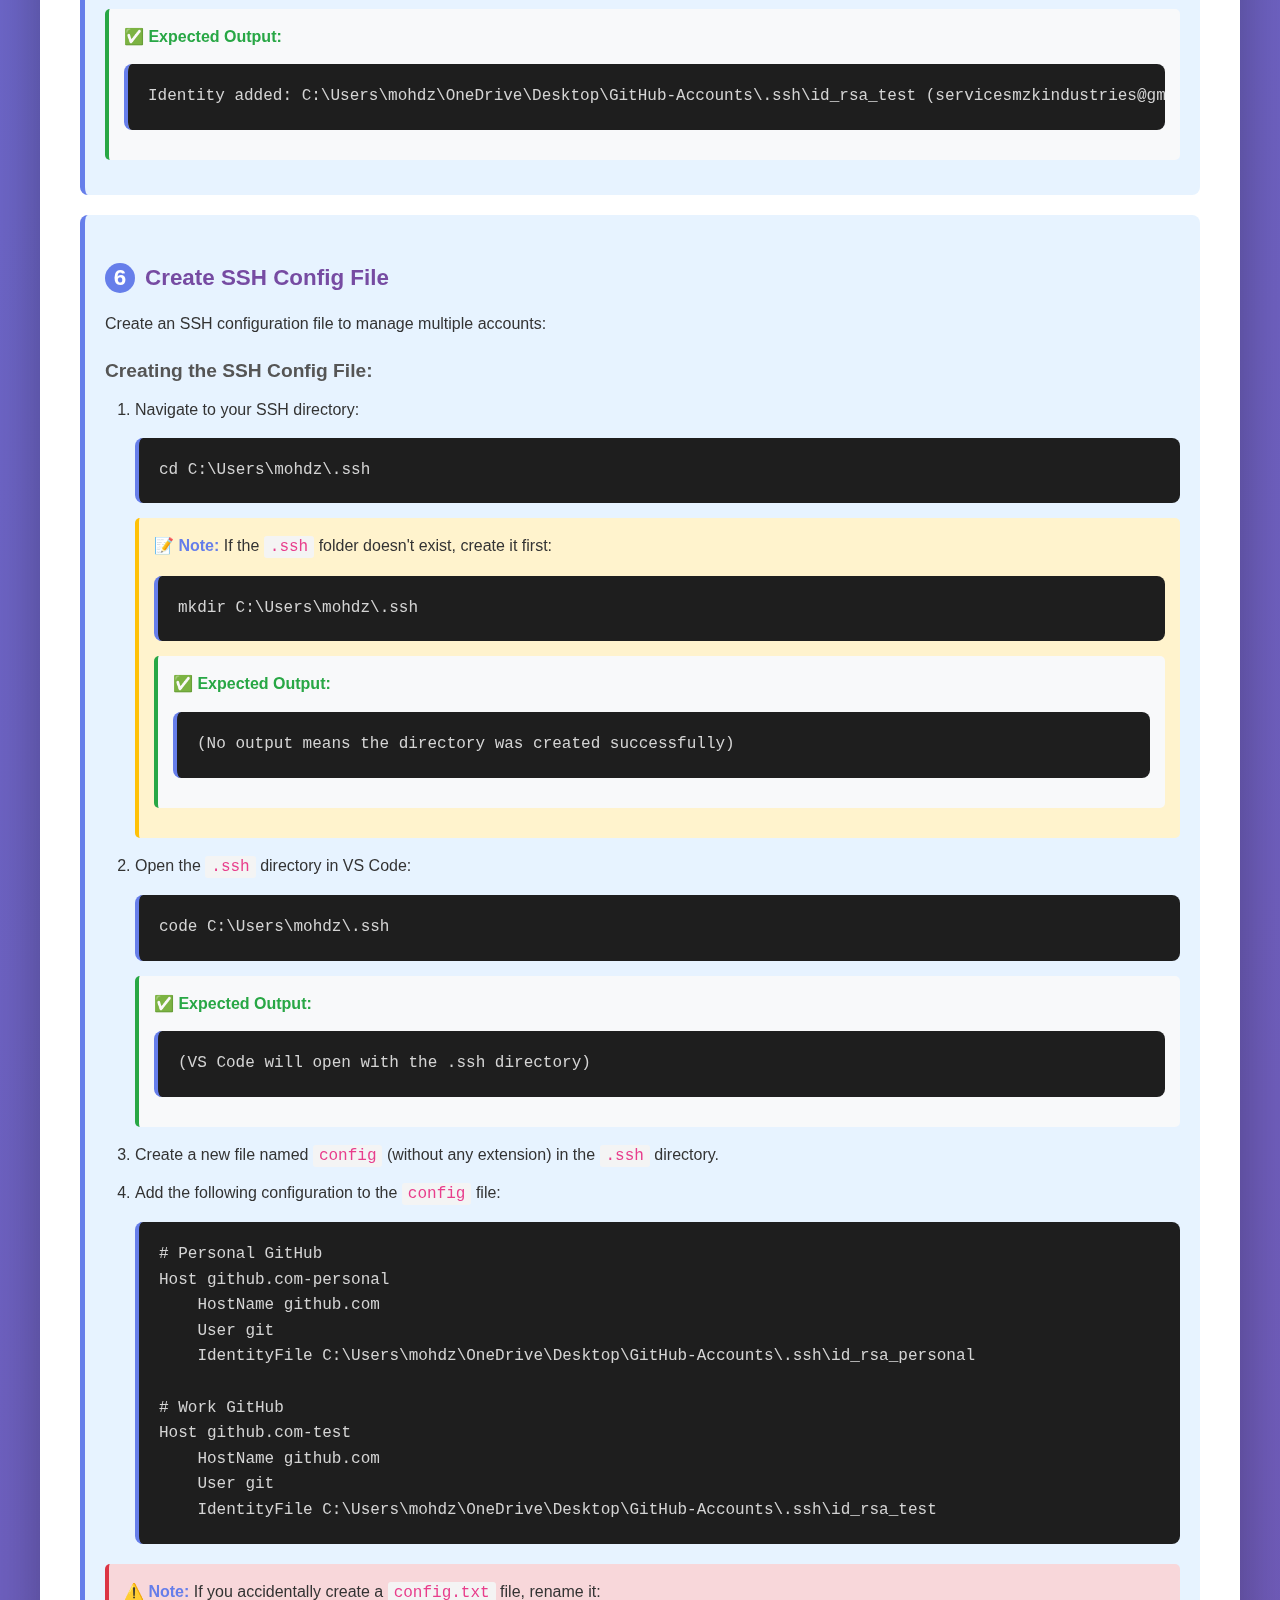
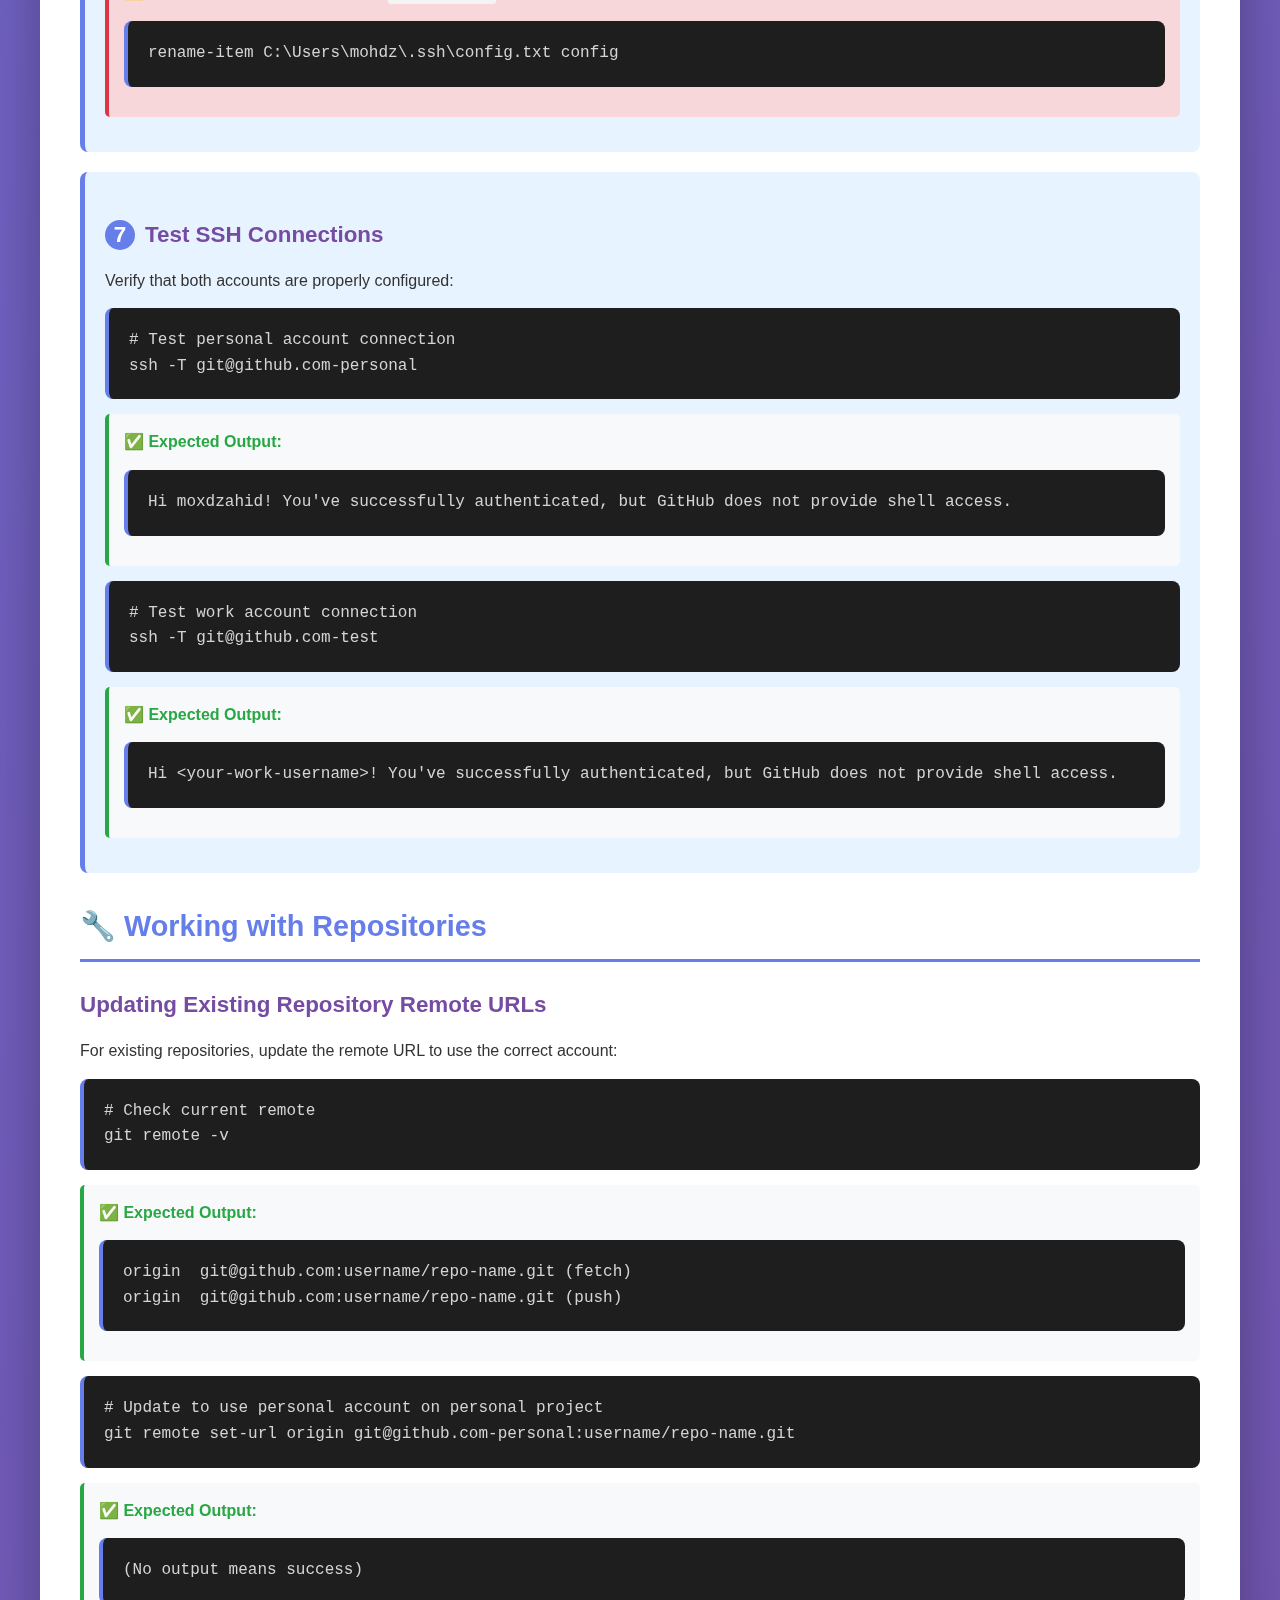
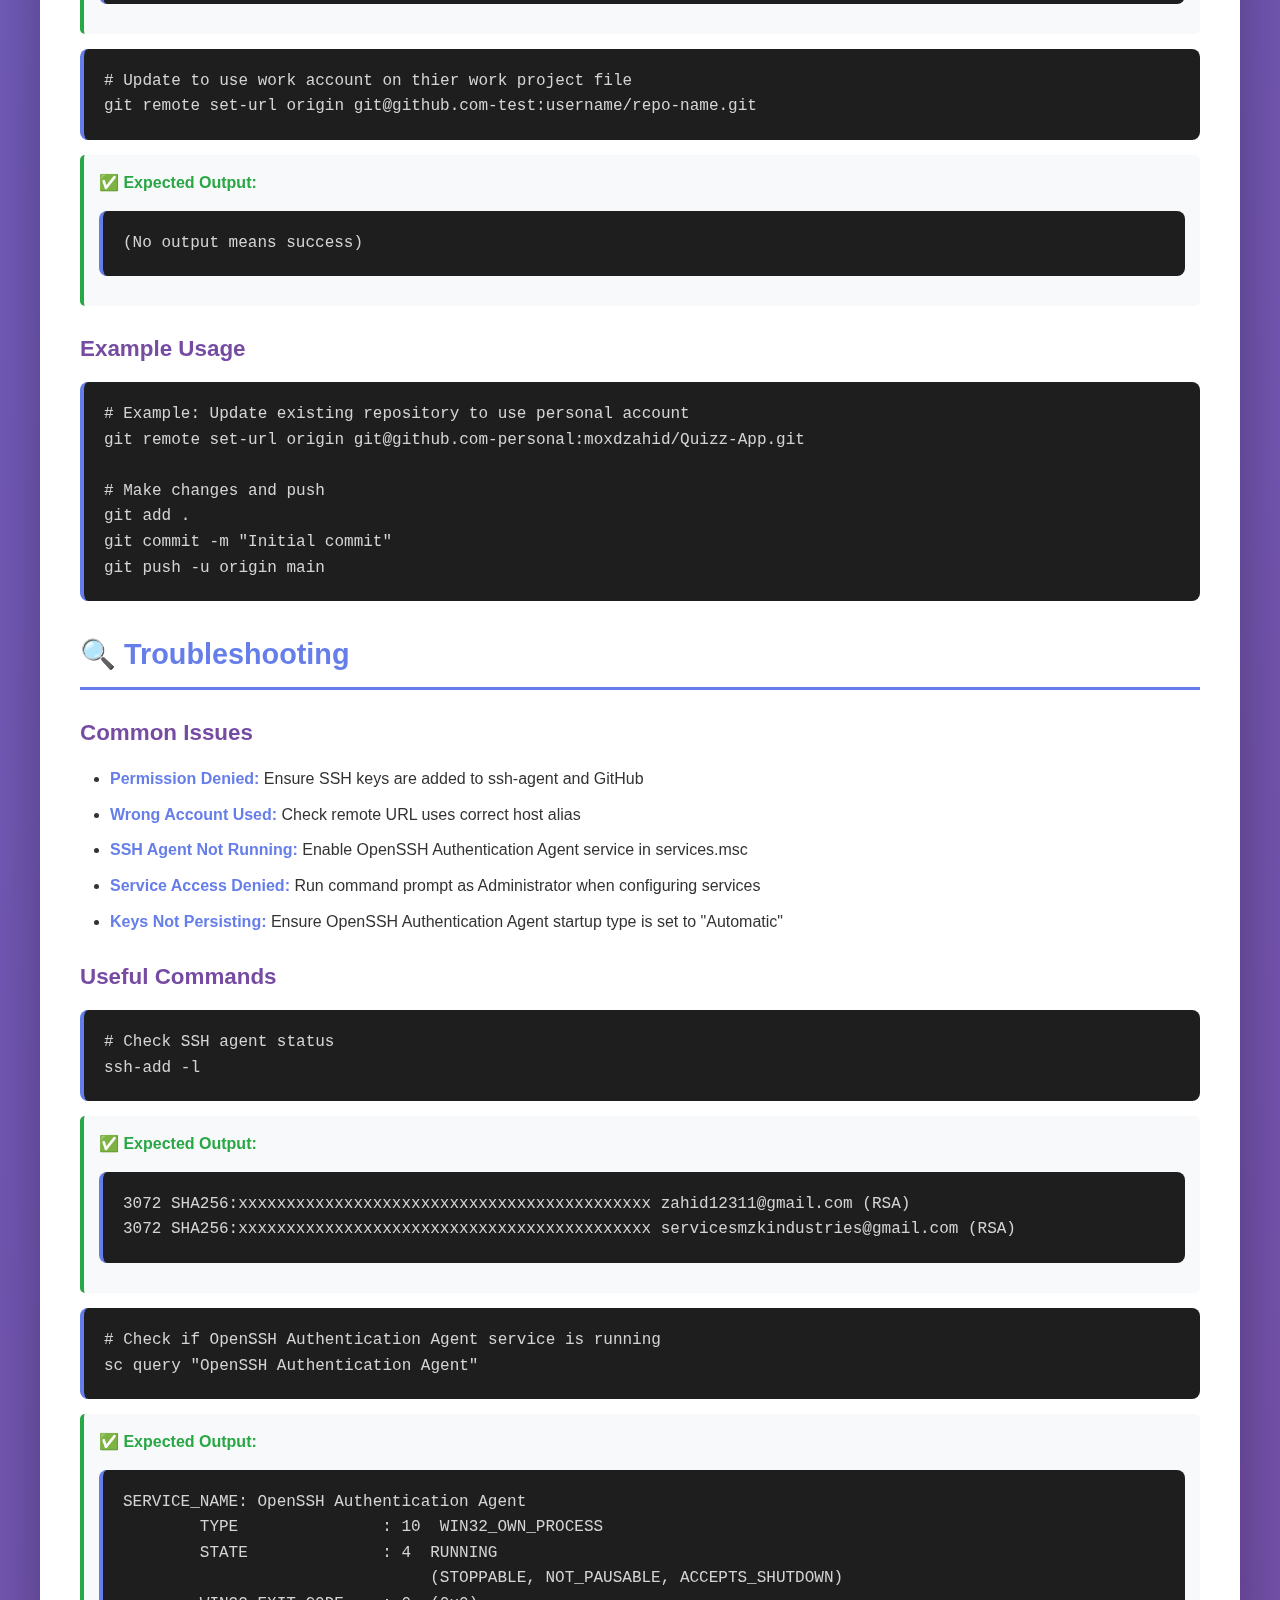
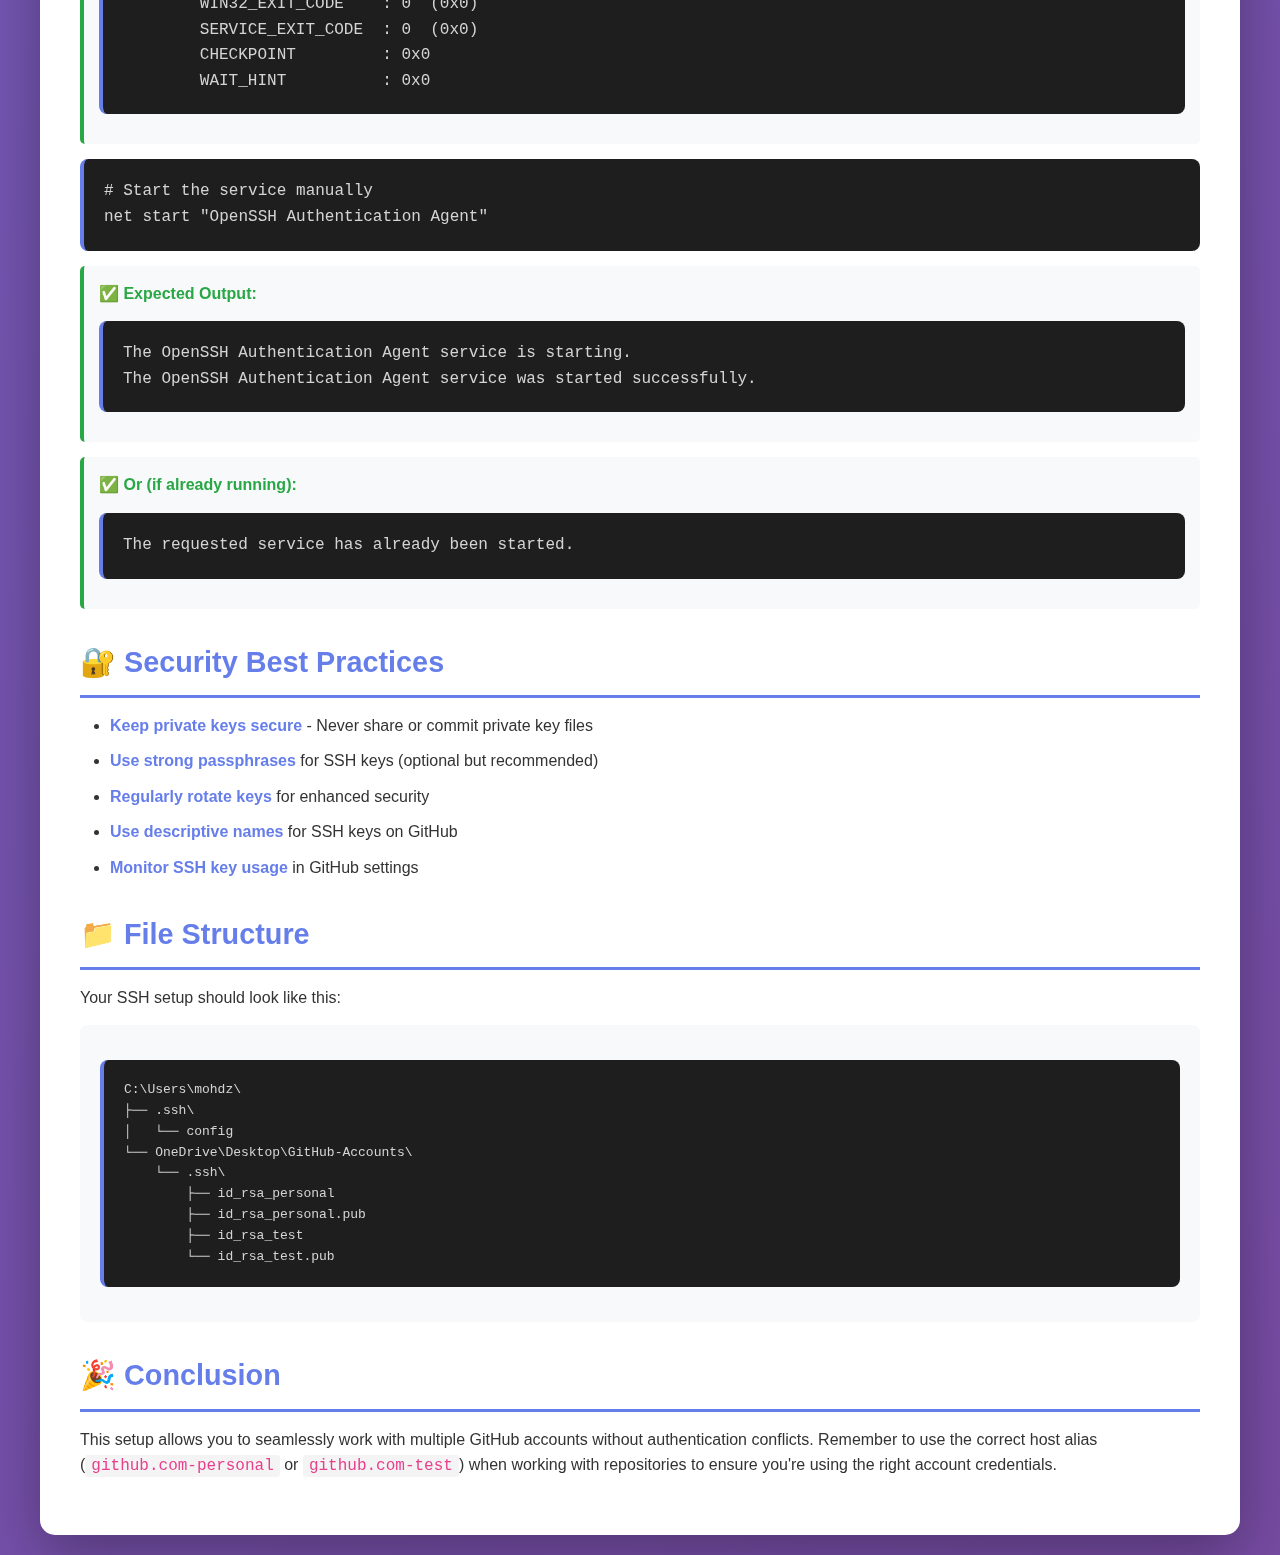
<file: git_multiple_account/Multiple_git_account.html>
<!DOCTYPE html>
<html lang="en">
<head>
    <meta charset="UTF-8">
    <meta name="viewport" content="width=device-width, initial-scale=1.0">
    <title>Multiple GitHub Accounts Setup Guide</title>
    <link rel="stylesheet" href="Multiple_git_account.css">
</head>
<body>
    <div class="container">
        <header>
            <h1>🔐 Multiple GitHub Accounts Setup</h1>
            <p>Complete Guide with SSH Keys on Windows</p>
        </header>

        <div class="content">
            <h2>📚 What is SSH?</h2>
            <p>SSH (Secure Shell) is a cryptographic network protocol that provides a secure way to access and communicate with remote servers over an unsecured network. Originally developed as a replacement for insecure protocols like Telnet and rsh, SSH encrypts all communications between client and server, ensuring data confidentiality and integrity.</p>

            <h2>🎯 Why is SSH Used?</h2>
            <p>SSH serves multiple critical purposes in modern computing:</p>

            <div class="info-box">
                <h4>🔒 Security</h4>
                <p>SSH encrypts all data transmitted between client and server, protecting sensitive information like passwords, commands, and file transfers from eavesdropping and man-in-the-middle attacks.</p>

                <h4>🔑 Authentication</h4>
                <p>SSH supports multiple authentication methods including password-based authentication and public-key cryptography. Public-key authentication is particularly secure as it uses a pair of cryptographic keys (public and private) instead of passwords.</p>

                <h4>🌐 Remote Access</h4>
                <p>SSH enables secure remote login to servers, allowing administrators and developers to manage systems from anywhere in the world safely.</p>

                <h4>📁 File Transfer</h4>
                <p>SSH provides secure file transfer capabilities through SCP (Secure Copy Protocol) and SFTP (SSH File Transfer Protocol).</p>

                <h4>🔄 Port Forwarding</h4>
                <p>SSH can create secure tunnels for other network services, effectively extending secure access to various applications and services.</p>

                <h4>💻 Git and Version Control</h4>
                <p>Modern version control systems like Git use SSH for secure repository access, allowing developers to clone, push, and pull code securely without repeatedly entering passwords.</p>
            </div>

            <h2>🚀 Why SSH Keys for GitHub?</h2>
            <p>GitHub recommends SSH keys over HTTPS authentication for several reasons:</p>
            <ul>
                <li><strong>Enhanced Security:</strong> No passwords transmitted over the network</li>
                <li><strong>Convenience:</strong> No need to enter credentials repeatedly once properly configured</li>
                <li><strong>Automation Friendly:</strong> Perfect for CI/CD pipelines and automated deployments</li>
                <li><strong>Account Separation:</strong> Allows easy management of multiple GitHub accounts on the same machine</li>
            </ul>

            <h2>📋 Overview</h2>
            <p>This setup allows you to:</p>
            <ul>
                <li>Manage multiple GitHub accounts (personal, work, etc.)</li>
                <li>Use different SSH keys for different accounts</li>
                <li>Switch between accounts without authentication issues</li>
                <li>Keep your work and personal repositories separate</li>
            </ul>

            <h2>✅ Prerequisites</h2>
            <ul>
                <li>Git installed on Windows</li>
                <li>GitHub accounts (personal and work)</li>
                <li>Command line access (Git Bash, PowerShell, or Command Prompt)</li>
                <li>OpenSSH Authentication Agent service enabled (covered in setup steps)</li>
            </ul>

            <h2>🛠️ Step-by-Step Setup</h2>

            <div class="step">
                <h3><span class="step-number">1</span>Enable OpenSSH Authentication Agent Service</h3>
                <p>Before generating SSH keys, you need to enable the OpenSSH Authentication Agent service:</p>
                <ol>
                    <li>Press <code>Win + R</code> to open Run dialog</li>
                    <li>Type <code>services.msc</code> and press Enter</li>
                    <li>In the Services window, search for "OpenSSH Authentication Agent"</li>
                    <li>Right-click on "OpenSSH Authentication Agent" and select "Properties"</li>
                    <li>Change the "Startup type" from "Disabled" to "Automatic"</li>
                    <li>Click "Apply" and then "OK"</li>
                    <li>Right-click on the service again and select "Start" to start the service immediately</li>
                </ol>
                <div class="note">
                    <strong>💡 Why this is important:</strong> The SSH Agent service manages your SSH keys in memory, allowing you to authenticate without entering your passphrase repeatedly.
                </div>
            </div>

            <div class="step">
                <h3><span class="step-number">2</span>Generate SSH Keys for Each Account</h3>
                <p>Create separate SSH keys for each GitHub account:</p>

                <h4>Personal Account:</h4>
                <pre><code># Generate SSH key for personal account
ssh-keygen -t rsa -C "zahid12311@gmail.com" -f "C:\Users\mohdz\OneDrive\Desktop\GitHub-Accounts\.ssh\id_rsa_personal"</code></pre>

                <div class="output">
                    <div class="output-title">✅ Expected Output:</div>
                    <pre><code>Generating public/private rsa key pair.
Enter passphrase (empty for no passphrase):
Enter same passphrase again:
Your identification has been saved in C:\Users\mohdz\OneDrive\Desktop\GitHub-Accounts\.ssh\id_rsa_personal
Your public key has been saved in C:\Users\mohdz\OneDrive\Desktop\GitHub-Accounts\.ssh\id_rsa_personal.pub
The key fingerprint is:
SHA256:xxxxxxxxxxxxxxxxxxxxxxxxxxxxxxxxxxxxxxxxxxx zahid12311@gmail.com
The key's randomart image is:
+---[RSA 3072]----+
|                 |
|                 |
|                 |
+----[SHA256]-----+</code></pre>
                </div>

                <h4>Work Account:</h4>
                <pre><code># Generate SSH key for work account
ssh-keygen -t rsa -C "servicesmzkindustries@gmail.com" -f "C:\Users\mohdz\OneDrive\Desktop\GitHub-Accounts\.ssh\id_rsa_test"</code></pre>

                <div class="output">
                    <div class="output-title">✅ Expected Output:</div>
                    <pre><code>Generating public/private rsa key pair.
Enter passphrase (empty for no passphrase):
Enter same passphrase again:
Your identification has been saved in C:\Users\mohdz\OneDrive\Desktop\GitHub-Accounts\.ssh\id_rsa_test
Your public key has been saved in C:\Users\mohdz\OneDrive\Desktop\GitHub-Accounts\.ssh\id_rsa_test.pub
The key fingerprint is:
SHA256:xxxxxxxxxxxxxxxxxxxxxxxxxxxxxxxxxxxxxxxxxxx servicesmzkindustries@gmail.com
The key's randomart image is:
+---[RSA 3072]----+
|                 |
|                 |
|                 |
+----[SHA256]-----+</code></pre>
                </div>
            </div>

            <div class="step">
                <h3><span class="step-number">3</span>Display Public Keys</h3>
                <p>Copy the public keys to add them to your respective GitHub accounts:</p>

                <pre><code># Display personal account public key
cat "C:\Users\mohdz\OneDrive\Desktop\GitHub-Accounts\.ssh\id_rsa_personal.pub"</code></pre>

                <div class="output">
                    <div class="output-title">✅ Expected Output:</div>
                    <pre><code>ssh-rsa AAAAB3NzaC1yc2EAAAADAQABAAABgQC... zahid12311@gmail.com</code></pre>
                </div>

                <pre><code># Display work account public key
cat "C:\Users\mohdz\OneDrive\Desktop\GitHub-Accounts\.ssh\id_rsa_test.pub"</code></pre>

                <div class="output">
                    <div class="output-title">✅ Expected Output:</div>
                    <pre><code>ssh-rsa AAAAB3NzaC1yc2EAAAADAQABAAABgQC... servicesmzkindustries@gmail.com</code></pre>
                </div>
            </div>

            <div class="step">
                <h3><span class="step-number">4</span>Add Public Keys to GitHub</h3>
                <ol>
                    <li>Copy each public key output</li>
                    <li>Go to GitHub → Settings → SSH and GPG keys</li>
                    <li>Click "New SSH key"</li>
                    <li>Paste the public key and give it a descriptive name</li>
                    <li>Repeat for each account</li>
                </ol>
            </div>

            <div class="step">
                <h3><span class="step-number">5</span>Configure SSH Agent</h3>
                <p>Clear existing keys and add your new keys:</p>

                <pre><code># List current SSH keys
ssh-add -l</code></pre>

                <div class="output">
                    <div class="output-title">✅ Expected Output (if keys exist):</div>
                    <pre><code>3072 SHA256:xxxxxxxxxxxxxxxxxxxxxxxxxxxxxxxxxxxxxxxxxxx zahid12311@gmail.com (RSA)
3072 SHA256:xxxxxxxxxxxxxxxxxxxxxxxxxxxxxxxxxxxxxxxxxxx servicesmzkindustries@gmail.com (RSA)</code></pre>
                </div>

                <div class="output">
                    <div class="output-title">✅ Or (if no keys):</div>
                    <pre><code>The agent has no identities.</code></pre>
                </div>

                <pre><code># Clear all existing keys
ssh-add -D</code></pre>

                <div class="output">
                    <div class="output-title">✅ Expected Output:</div>
                    <pre><code>All identities removed.</code></pre>
                </div>

                <pre><code># Add personal account key
ssh-add "C:\Users\mohdz\OneDrive\Desktop\GitHub-Accounts\.ssh\id_rsa_personal"</code></pre>

                <div class="output">
                    <div class="output-title">✅ Expected Output:</div>
                    <pre><code>Identity added: C:\Users\mohdz\OneDrive\Desktop\GitHub-Accounts\.ssh\id_rsa_personal (zahid12311@gmail.com)</code></pre>
                </div>

                <pre><code># Add work account key
ssh-add "C:\Users\mohdz\OneDrive\Desktop\GitHub-Accounts\.ssh\id_rsa_test"</code></pre>

                <div class="output">
                    <div class="output-title">✅ Expected Output:</div>
                    <pre><code>Identity added: C:\Users\mohdz\OneDrive\Desktop\GitHub-Accounts\.ssh\id_rsa_test (servicesmzkindustries@gmail.com)</code></pre>
                </div>
            </div>

            <div class="step">
                <h3><span class="step-number">6</span>Create SSH Config File</h3>
                <p>Create an SSH configuration file to manage multiple accounts:</p>

                <h4>Creating the SSH Config File:</h4>
                <ol>
                    <li>Navigate to your SSH directory:
                        <pre><code>cd C:\Users\mohdz\.ssh</code></pre>
                        
                        <div class="note">
                            <strong>📝 Note:</strong> If the <code>.ssh</code> folder doesn't exist, create it first:
                            <pre><code>mkdir C:\Users\mohdz\.ssh</code></pre>
                            <div class="output">
                                <div class="output-title">✅ Expected Output:</div>
                                <pre><code>(No output means the directory was created successfully)</code></pre>
                            </div>
                        </div>
                    </li>

                    <li>Open the <code>.ssh</code> directory in VS Code:
                        <pre><code>code C:\Users\mohdz\.ssh</code></pre>
                        <div class="output">
                            <div class="output-title">✅ Expected Output:</div>
                            <pre><code>(VS Code will open with the .ssh directory)</code></pre>
                        </div>
                    </li>

                    <li>Create a new file named <code>config</code> (without any extension) in the <code>.ssh</code> directory.</li>

                    <li>Add the following configuration to the <code>config</code> file:
                        <pre><code># Personal GitHub
Host github.com-personal
    HostName github.com
    User git
    IdentityFile C:\Users\mohdz\OneDrive\Desktop\GitHub-Accounts\.ssh\id_rsa_personal

# Work GitHub
Host github.com-test
    HostName github.com
    User git
    IdentityFile C:\Users\mohdz\OneDrive\Desktop\GitHub-Accounts\.ssh\id_rsa_test</code></pre>
                    </li>
                </ol>

                <div class="warning">
                    <strong>⚠️ Note:</strong> If you accidentally create a <code>config.txt</code> file, rename it:
                    <pre><code>rename-item C:\Users\mohdz\.ssh\config.txt config</code></pre>
                </div>
            </div>

            <div class="step">
                <h3><span class="step-number">7</span>Test SSH Connections</h3>
                <p>Verify that both accounts are properly configured:</p>

                <pre><code># Test personal account connection
ssh -T git@github.com-personal</code></pre>

                <div class="output">
                    <div class="output-title">✅ Expected Output:</div>
                    <pre><code>Hi moxdzahid! You've successfully authenticated, but GitHub does not provide shell access.</code></pre>
                </div>

                <pre><code># Test work account connection
ssh -T git@github.com-test</code></pre>

                <div class="output">
                    <div class="output-title">✅ Expected Output:</div>
                    <pre><code>Hi &lt;your-work-username&gt;! You've successfully authenticated, but GitHub does not provide shell access.</code></pre>
                </div>
            </div>

            <h2>🔧 Working with Repositories</h2>

            

            <h3>Updating Existing Repository Remote URLs</h3>
            <p>For existing repositories, update the remote URL to use the correct account:</p>

            <pre><code># Check current remote
git remote -v</code></pre>

            <div class="output">
                <div class="output-title">✅ Expected Output:</div>
                <pre><code>origin  git@github.com:username/repo-name.git (fetch)
origin  git@github.com:username/repo-name.git (push)</code></pre>
            </div>

            <pre><code># Update to use personal account on personal project
git remote set-url origin git@github.com-personal:username/repo-name.git</code></pre>

            <div class="output">
                <div class="output-title">✅ Expected Output:</div>
                <pre><code>(No output means success)</code></pre>
            </div>

            <pre><code># Update to use work account on thier work project file
git remote set-url origin git@github.com-test:username/repo-name.git</code></pre>

            <div class="output">
                <div class="output-title">✅ Expected Output:</div>
                <pre><code>(No output means success)</code></pre>
            </div>

            <h3>Example Usage</h3>
            <pre><code># Example: Update existing repository to use personal account
git remote set-url origin git@github.com-personal:moxdzahid/Quizz-App.git

# Make changes and push
git add .
git commit -m "Initial commit"
git push -u origin main</code></pre>

            <h2>🔍 Troubleshooting</h2>

            <h3>Common Issues</h3>
            <ul>
                <li><strong>Permission Denied:</strong> Ensure SSH keys are added to ssh-agent and GitHub</li>
                <li><strong>Wrong Account Used:</strong> Check remote URL uses correct host alias</li>
                <li><strong>SSH Agent Not Running:</strong> Enable OpenSSH Authentication Agent service in services.msc</li>
                <li><strong>Service Access Denied:</strong> Run command prompt as Administrator when configuring services</li>
                <li><strong>Keys Not Persisting:</strong> Ensure OpenSSH Authentication Agent startup type is set to "Automatic"</li>
            </ul>

            <h3>Useful Commands</h3>

            <pre><code># Check SSH agent status
ssh-add -l</code></pre>

            <div class="output">
                <div class="output-title">✅ Expected Output:</div>
                <pre><code>3072 SHA256:xxxxxxxxxxxxxxxxxxxxxxxxxxxxxxxxxxxxxxxxxxx zahid12311@gmail.com (RSA)
3072 SHA256:xxxxxxxxxxxxxxxxxxxxxxxxxxxxxxxxxxxxxxxxxxx servicesmzkindustries@gmail.com (RSA)</code></pre>
            </div>

            <pre><code># Check if OpenSSH Authentication Agent service is running
sc query "OpenSSH Authentication Agent"</code></pre>

            <div class="output">
                <div class="output-title">✅ Expected Output:</div>
                <pre><code>SERVICE_NAME: OpenSSH Authentication Agent
        TYPE               : 10  WIN32_OWN_PROCESS
        STATE              : 4  RUNNING
                                (STOPPABLE, NOT_PAUSABLE, ACCEPTS_SHUTDOWN)
        WIN32_EXIT_CODE    : 0  (0x0)
        SERVICE_EXIT_CODE  : 0  (0x0)
        CHECKPOINT         : 0x0
        WAIT_HINT          : 0x0</code></pre>
            </div>

            <pre><code># Start the service manually
net start "OpenSSH Authentication Agent"</code></pre>

            <div class="output">
                <div class="output-title">✅ Expected Output:</div>
                <pre><code>The OpenSSH Authentication Agent service is starting.
The OpenSSH Authentication Agent service was started successfully.</code></pre>
            </div>

            <div class="output">
                <div class="output-title">✅ Or (if already running):</div>
                <pre><code>The requested service has already been started.</code></pre>
            </div>

            <h2>🔐 Security Best Practices</h2>
            <ul>
                <li><strong>Keep private keys secure</strong> - Never share or commit private key files</li>
                <li><strong>Use strong passphrases</strong> for SSH keys (optional but recommended)</li>
                <li><strong>Regularly rotate keys</strong> for enhanced security</li>
                <li><strong>Use descriptive names</strong> for SSH keys on GitHub</li>
                <li><strong>Monitor SSH key usage</strong> in GitHub settings</li>
            </ul>

            <h2>📁 File Structure</h2>
            <p>Your SSH setup should look like this:</p>
            <div class="file-structure">
                <pre>C:\Users\mohdz\
├── .ssh\
│   └── config
└── OneDrive\Desktop\GitHub-Accounts\
    └── .ssh\
        ├── id_rsa_personal
        ├── id_rsa_personal.pub
        ├── id_rsa_test
        └── id_rsa_test.pub</pre>
            </div>

            <h2>🎉 Conclusion</h2>
            <p>This setup allows you to seamlessly work with multiple GitHub accounts without authentication conflicts. Remember to use the correct host alias (<code>github.com-personal</code> or <code>github.com-test</code>) when working with repositories to ensure you're using the right account credentials.</p>
        </div>
    </div>
</body>
</html>
</file>
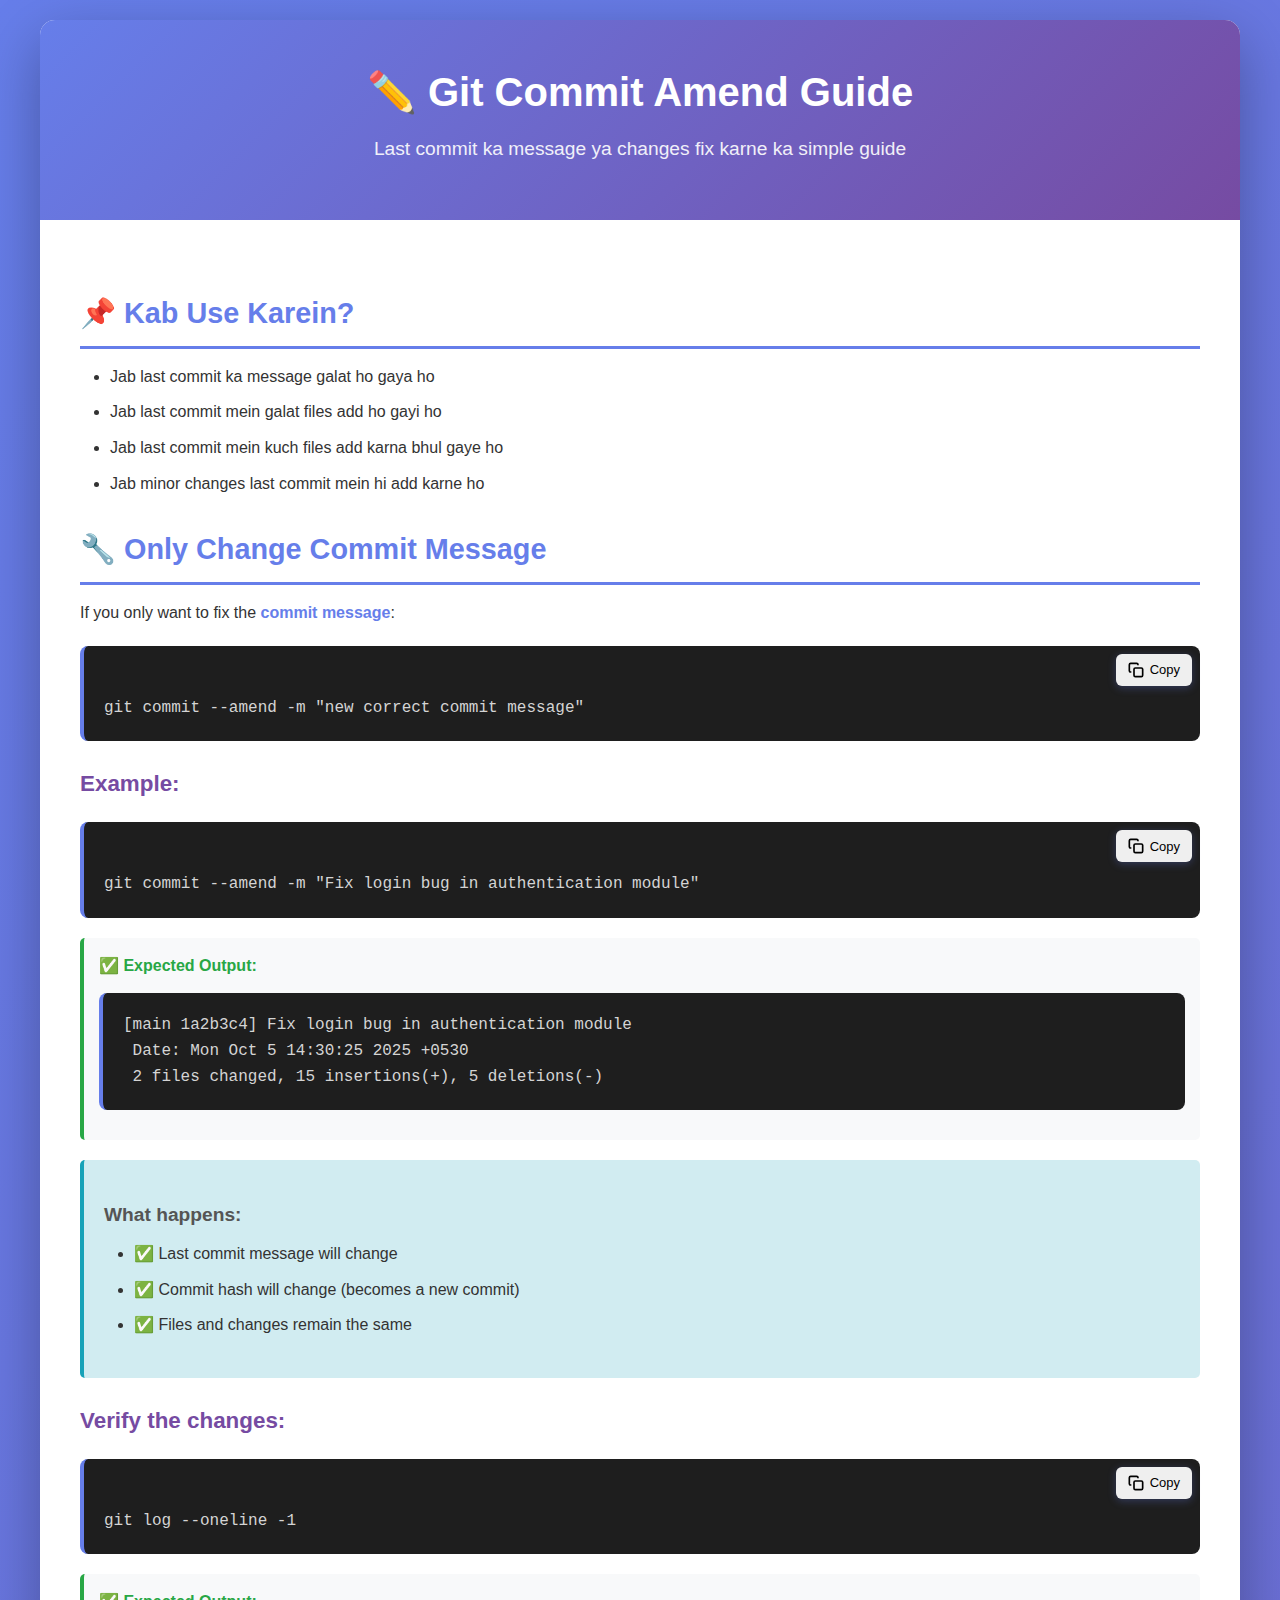
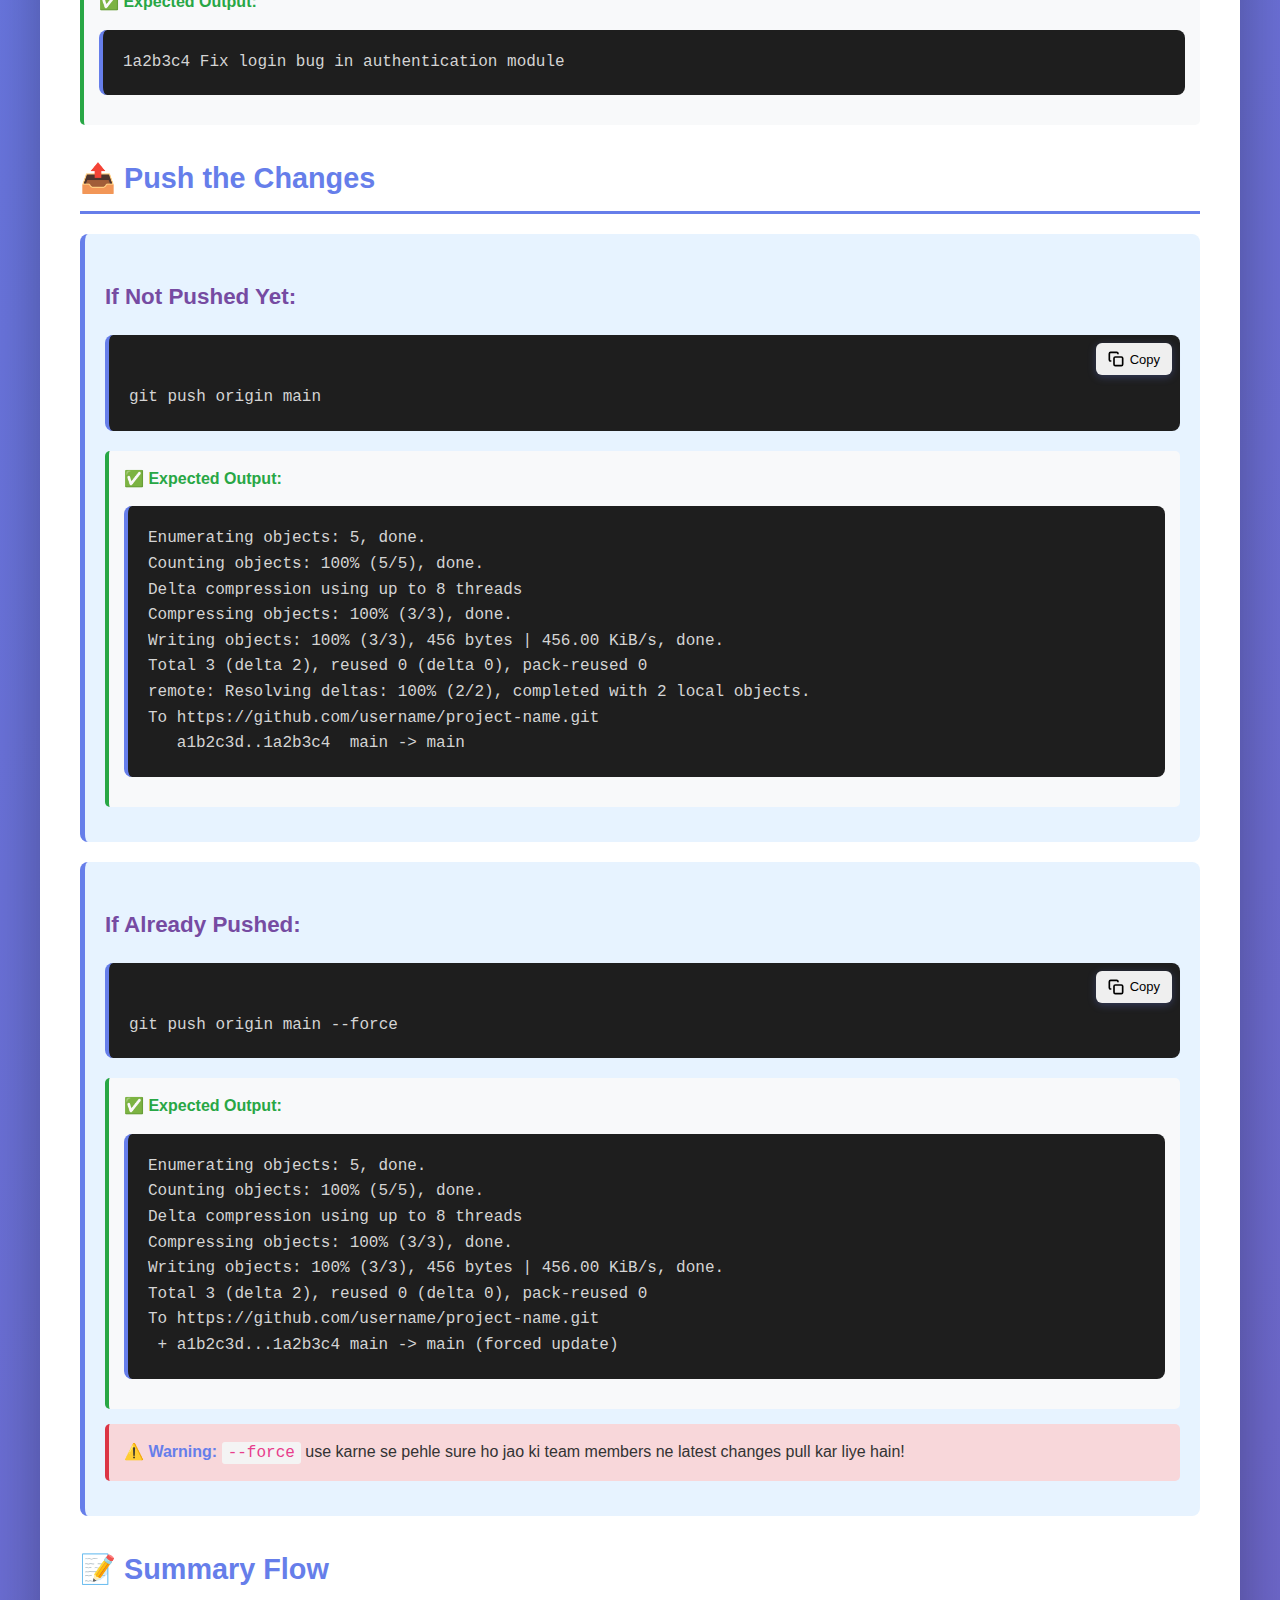
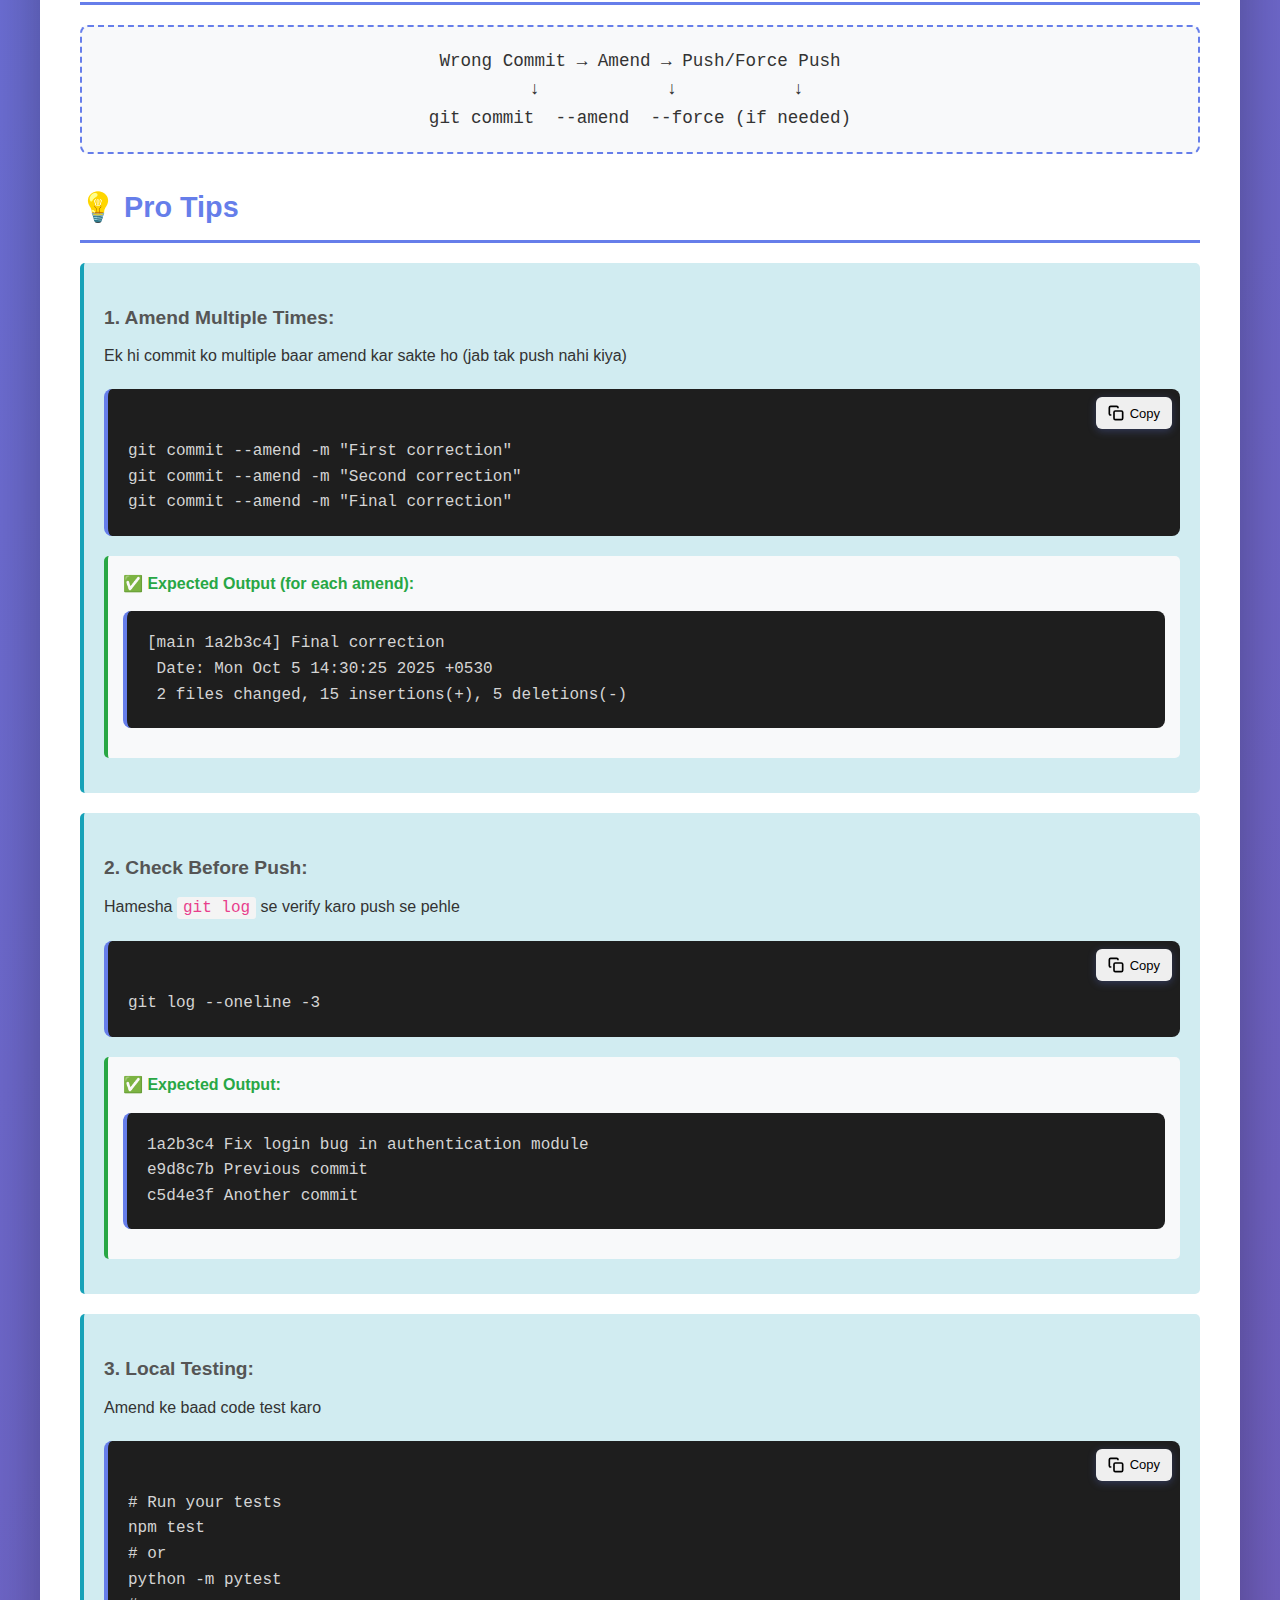
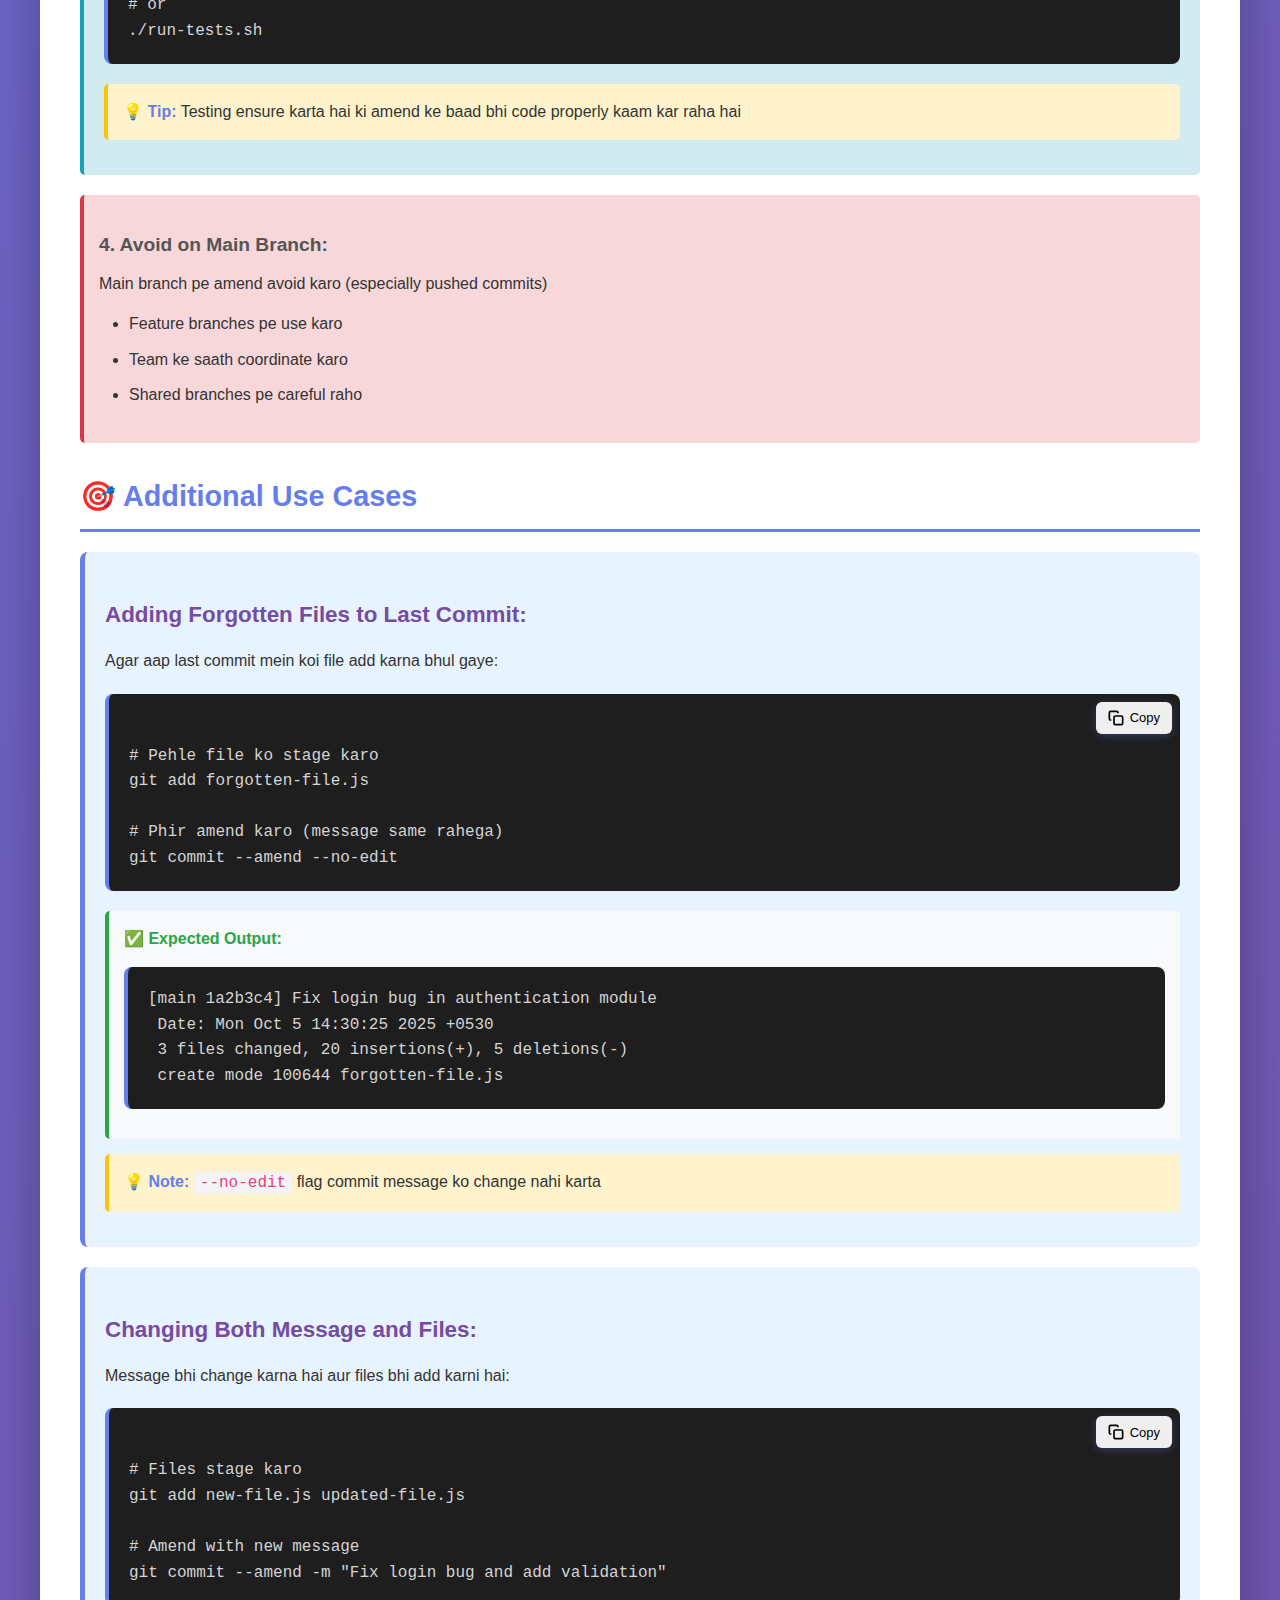
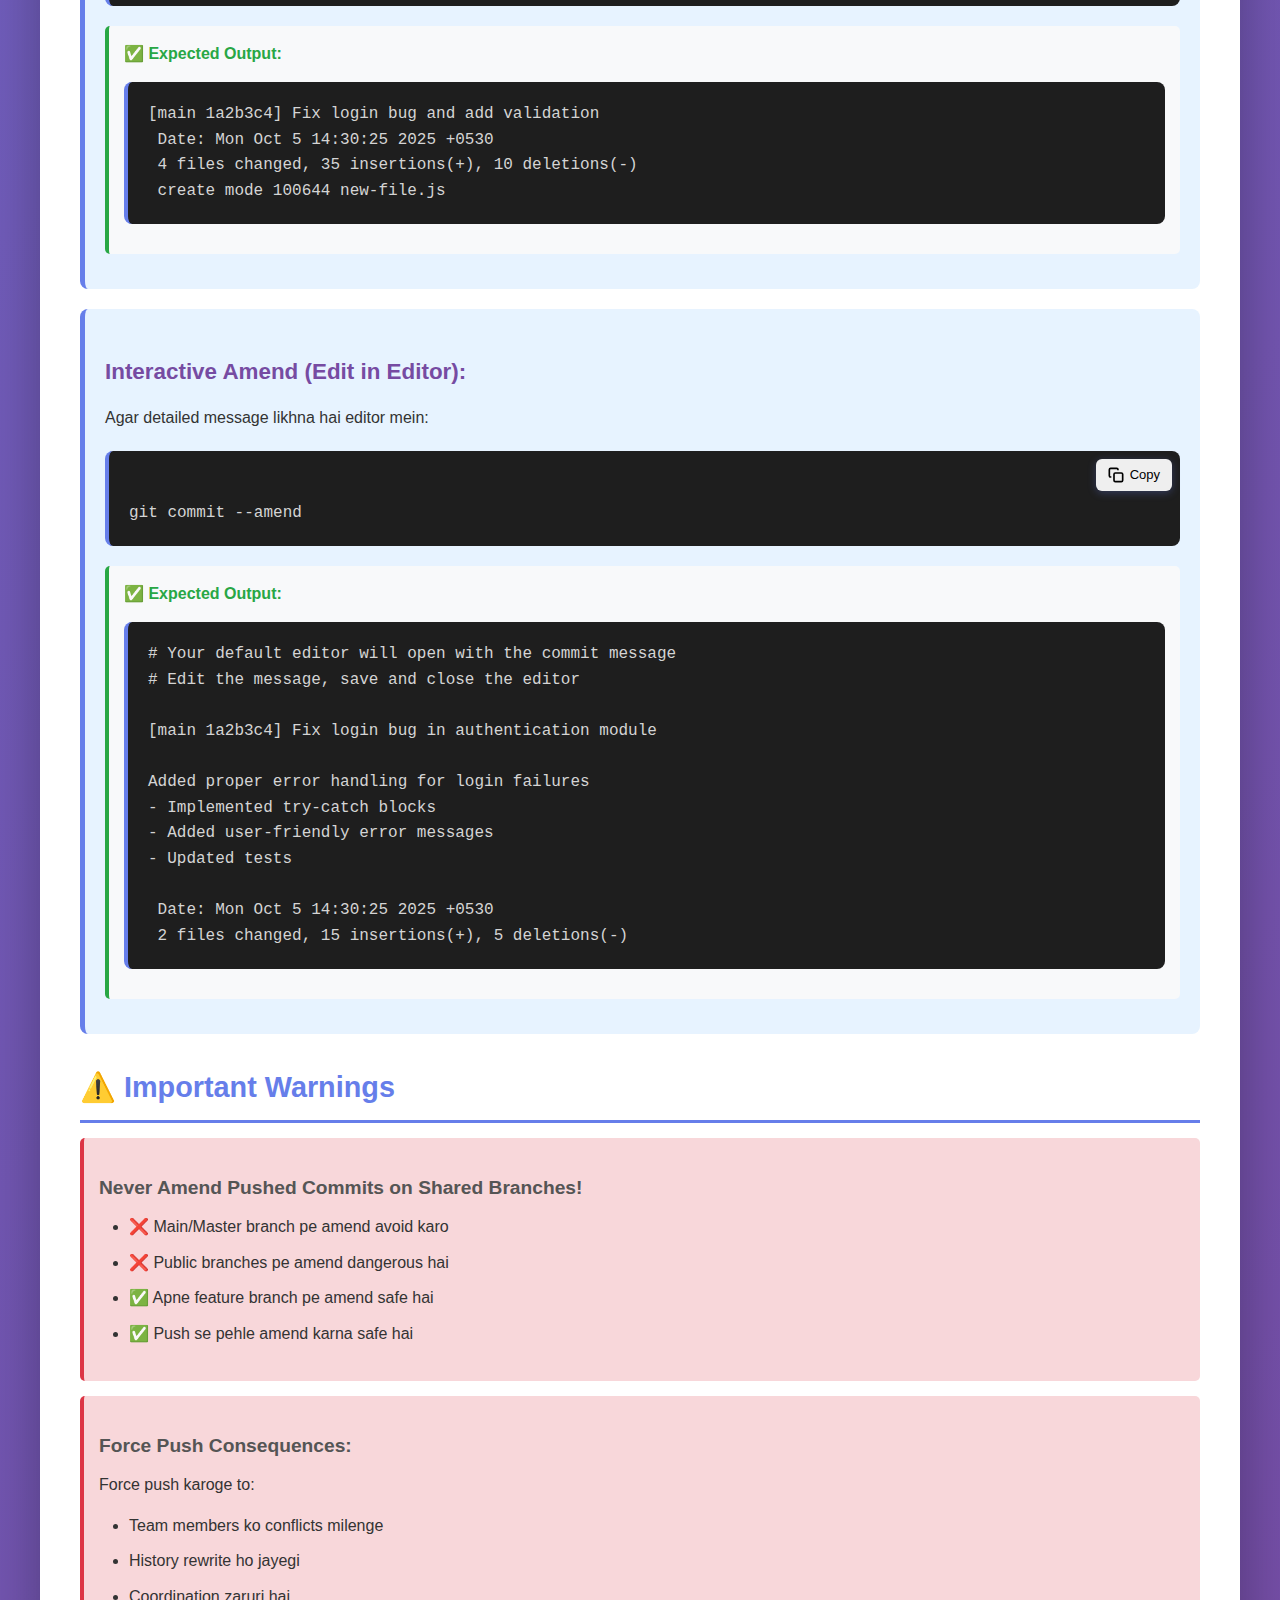
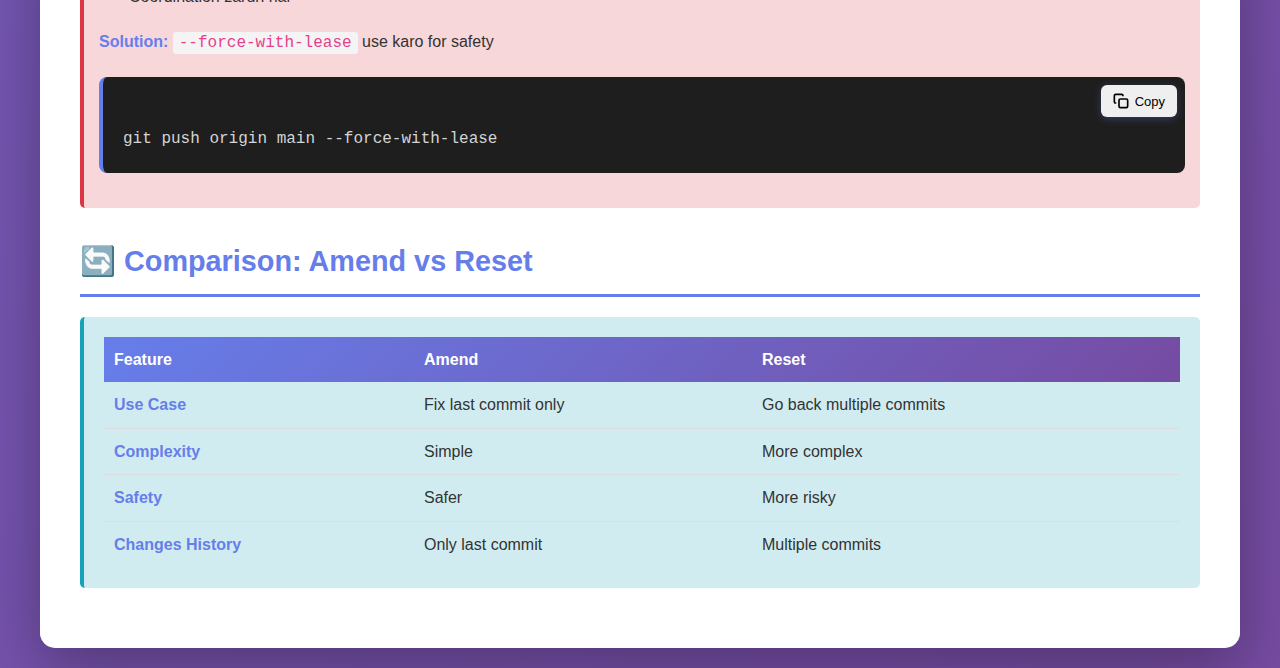
<file: git_wrong_commit/git_wrong_commit.html>
<!DOCTYPE html>
<html lang="en">
<head>
    <meta charset="UTF-8">
    <meta name="viewport" content="width=device-width, initial-scale=1.0">
    <title>Git Commit Amend Guide</title>
    <link rel="stylesheet" href="git_wrong_commit.css">
    <link rel="stylesheet" href="/copy_code_by_click/copy-code.css">
    <script src="/copy_code_by_click/copy-code.js" defer></script>
</head>
<body>
    <div class="container">
        <header>
            <h1>✏️ Git Commit Amend Guide</h1>
            <p>Last commit ka message ya changes fix karne ka simple guide</p>
        </header>

        <div class="content">
            <h2>📌 Kab Use Karein?</h2>
            <ul>
                <li>Jab last commit ka message galat ho gaya ho</li>
                <li>Jab last commit mein galat files add ho gayi ho</li>
                <li>Jab last commit mein kuch files add karna bhul gaye ho</li>
                <li>Jab minor changes last commit mein hi add karne ho</li>
            </ul>

            <h2>🔧 Only Change Commit Message</h2>
            <p>If you only want to fix the <strong>commit message</strong>:</p>

            <pre><code>git commit --amend -m "new correct commit message"</code></pre>

            <h3>Example:</h3>
            <pre><code>git commit --amend -m "Fix login bug in authentication module"</code></pre>

            <div class="output">
                <div class="output-title">✅ Expected Output:</div>
                <pre><code>[main 1a2b3c4] Fix login bug in authentication module
 Date: Mon Oct 5 14:30:25 2025 +0530
 2 files changed, 15 insertions(+), 5 deletions(-)</code></pre>
            </div>

            <div class="info-box">
                <h4>What happens:</h4>
                <ul>
                    <li>✅ Last commit message will change</li>
                    <li>✅ Commit hash will change (becomes a new commit)</li>
                    <li>✅ Files and changes remain the same</li>
                </ul>
            </div>

            <h3>Verify the changes:</h3>
            <pre><code>git log --oneline -1</code></pre>

            <div class="output">
                <div class="output-title">✅ Expected Output:</div>
                <pre><code>1a2b3c4 Fix login bug in authentication module</code></pre>
            </div>

            <h2>📤 Push the Changes</h2>

            <div class="step">
                <h3>If Not Pushed Yet:</h3>
                <pre><code>git push origin main</code></pre>

                <div class="output">
                    <div class="output-title">✅ Expected Output:</div>
                    <pre><code>Enumerating objects: 5, done.
Counting objects: 100% (5/5), done.
Delta compression using up to 8 threads
Compressing objects: 100% (3/3), done.
Writing objects: 100% (3/3), 456 bytes | 456.00 KiB/s, done.
Total 3 (delta 2), reused 0 (delta 0), pack-reused 0
remote: Resolving deltas: 100% (2/2), completed with 2 local objects.
To https://github.com/username/project-name.git
   a1b2c3d..1a2b3c4  main -> main</code></pre>
                </div>
            </div>

            <div class="step">
                <h3>If Already Pushed:</h3>
                <pre><code>git push origin main --force</code></pre>

                <div class="output">
                    <div class="output-title">✅ Expected Output:</div>
                    <pre><code>Enumerating objects: 5, done.
Counting objects: 100% (5/5), done.
Delta compression using up to 8 threads
Compressing objects: 100% (3/3), done.
Writing objects: 100% (3/3), 456 bytes | 456.00 KiB/s, done.
Total 3 (delta 2), reused 0 (delta 0), pack-reused 0
To https://github.com/username/project-name.git
 + a1b2c3d...1a2b3c4 main -> main (forced update)</code></pre>
                </div>

                <div class="warning">
                    <strong>⚠️ Warning:</strong> <code>--force</code> use karne se pehle sure ho jao ki team members ne latest changes pull kar liye hain!
                </div>
            </div>

            <h2>📝 Summary Flow</h2>
            <div class="flow-diagram">
                Wrong Commit → Amend → Push/Force Push<br>
                &nbsp;&nbsp;&nbsp;&nbsp;&nbsp;↓&nbsp;&nbsp;&nbsp;&nbsp;&nbsp;&nbsp;&nbsp;&nbsp;&nbsp;&nbsp;&nbsp;&nbsp;↓&nbsp;&nbsp;&nbsp;&nbsp;&nbsp;&nbsp;&nbsp;&nbsp;&nbsp;&nbsp;&nbsp;↓<br>
                git commit&nbsp;&nbsp;--amend&nbsp;&nbsp;--force (if needed)
            </div>

            <h2>💡 Pro Tips</h2>

            <div class="info-box">
                <h4>1. Amend Multiple Times:</h4>
                <p>Ek hi commit ko multiple baar amend kar sakte ho (jab tak push nahi kiya)</p>
                <pre><code>git commit --amend -m "First correction"
git commit --amend -m "Second correction"
git commit --amend -m "Final correction"</code></pre>

                <div class="output">
                    <div class="output-title">✅ Expected Output (for each amend):</div>
                    <pre><code>[main 1a2b3c4] Final correction
 Date: Mon Oct 5 14:30:25 2025 +0530
 2 files changed, 15 insertions(+), 5 deletions(-)</code></pre>
                </div>
            </div>

            <div class="info-box">
                <h4>2. Check Before Push:</h4>
                <p>Hamesha <code>git log</code> se verify karo push se pehle</p>
                <pre><code>git log --oneline -3</code></pre>

                <div class="output">
                    <div class="output-title">✅ Expected Output:</div>
                    <pre><code>1a2b3c4 Fix login bug in authentication module
e9d8c7b Previous commit
c5d4e3f Another commit</code></pre>
                </div>
            </div>

            <div class="info-box">
                <h4>3. Local Testing:</h4>
                <p>Amend ke baad code test karo</p>
                <pre><code># Run your tests
npm test
# or
python -m pytest
# or
./run-tests.sh</code></pre>
                <div class="note">
                    <strong>💡 Tip:</strong> Testing ensure karta hai ki amend ke baad bhi code properly kaam kar raha hai
                </div>
            </div>

            <div class="warning">
                <h4>4. Avoid on Main Branch:</h4>
                <p>Main branch pe amend avoid karo (especially pushed commits)</p>
                <ul>
                    <li>Feature branches pe use karo</li>
                    <li>Team ke saath coordinate karo</li>
                    <li>Shared branches pe careful raho</li>
                </ul>
            </div>

            <h2>🎯 Additional Use Cases</h2>

            <div class="step">
                <h3>Adding Forgotten Files to Last Commit:</h3>
                <p>Agar aap last commit mein koi file add karna bhul gaye:</p>

                <pre><code># Pehle file ko stage karo
git add forgotten-file.js

# Phir amend karo (message same rahega)
git commit --amend --no-edit</code></pre>

                <div class="output">
                    <div class="output-title">✅ Expected Output:</div>
                    <pre><code>[main 1a2b3c4] Fix login bug in authentication module
 Date: Mon Oct 5 14:30:25 2025 +0530
 3 files changed, 20 insertions(+), 5 deletions(-)
 create mode 100644 forgotten-file.js</code></pre>
                </div>

                <div class="note">
                    <strong>💡 Note:</strong> <code>--no-edit</code> flag commit message ko change nahi karta
                </div>
            </div>

            <div class="step">
                <h3>Changing Both Message and Files:</h3>
                <p>Message bhi change karna hai aur files bhi add karni hai:</p>

                <pre><code># Files stage karo
git add new-file.js updated-file.js

# Amend with new message
git commit --amend -m "Fix login bug and add validation"</code></pre>

                <div class="output">
                    <div class="output-title">✅ Expected Output:</div>
                    <pre><code>[main 1a2b3c4] Fix login bug and add validation
 Date: Mon Oct 5 14:30:25 2025 +0530
 4 files changed, 35 insertions(+), 10 deletions(-)
 create mode 100644 new-file.js</code></pre>
                </div>
            </div>

            <div class="step">
                <h3>Interactive Amend (Edit in Editor):</h3>
                <p>Agar detailed message likhna hai editor mein:</p>

                <pre><code>git commit --amend</code></pre>

                <div class="output">
                    <div class="output-title">✅ Expected Output:</div>
                    <pre><code># Your default editor will open with the commit message
# Edit the message, save and close the editor

[main 1a2b3c4] Fix login bug in authentication module

Added proper error handling for login failures
- Implemented try-catch blocks
- Added user-friendly error messages
- Updated tests

 Date: Mon Oct 5 14:30:25 2025 +0530
 2 files changed, 15 insertions(+), 5 deletions(-)</code></pre>
                </div>
            </div>

            <h2>⚠️ Important Warnings</h2>

            <div class="warning">
                <h4>Never Amend Pushed Commits on Shared Branches!</h4>
                <ul>
                    <li>❌ Main/Master branch pe amend avoid karo</li>
                    <li>❌ Public branches pe amend dangerous hai</li>
                    <li>✅ Apne feature branch pe amend safe hai</li>
                    <li>✅ Push se pehle amend karna safe hai</li>
                </ul>
            </div>

            <div class="warning">
                <h4>Force Push Consequences:</h4>
                <p>Force push karoge to:</p>
                <ul>
                    <li>Team members ko conflicts milenge</li>
                    <li>History rewrite ho jayegi</li>
                    <li>Coordination zaruri hai</li>
                </ul>
                <p><strong>Solution:</strong> <code>--force-with-lease</code> use karo for safety</p>
                <pre><code>git push origin main --force-with-lease</code></pre>
            </div>

            <h2>🔄 Comparison: Amend vs Reset</h2>

            <div class="info-box">
                <table style="width: 100%; border-collapse: collapse;">
                    <thead>
                        <tr style="background: linear-gradient(135deg, #667eea 0%, #764ba2 100%); color: white;">
                            <th style="padding: 10px; text-align: left;">Feature</th>
                            <th style="padding: 10px; text-align: left;">Amend</th>
                            <th style="padding: 10px; text-align: left;">Reset</th>
                        </tr>
                    </thead>
                    <tbody>
                        <tr>
                            <td style="padding: 10px; border-bottom: 1px solid #ddd;"><strong>Use Case</strong></td>
                            <td style="padding: 10px; border-bottom: 1px solid #ddd;">Fix last commit only</td>
                            <td style="padding: 10px; border-bottom: 1px solid #ddd;">Go back multiple commits</td>
                        </tr>
                        <tr>
                            <td style="padding: 10px; border-bottom: 1px solid #ddd;"><strong>Complexity</strong></td>
                            <td style="padding: 10px; border-bottom: 1px solid #ddd;">Simple</td>
                            <td style="padding: 10px; border-bottom: 1px solid #ddd;">More complex</td>
                        </tr>
                        <tr>
                            <td style="padding: 10px; border-bottom: 1px solid #ddd;"><strong>Safety</strong></td>
                            <td style="padding: 10px; border-bottom: 1px solid #ddd;">Safer</td>
                            <td style="padding: 10px; border-bottom: 1px solid #ddd;">More risky</td>
                        </tr>
                        <tr>
                            <td style="padding: 10px;"><strong>Changes History</strong></td>
                            <td style="padding: 10px;">Only last commit</td>
                            <td style="padding: 10px;">Multiple commits</td>
                        </tr>
                    </tbody>
                </table>
            </div>

        </div>
    </div>
</body>
</html>
</file>
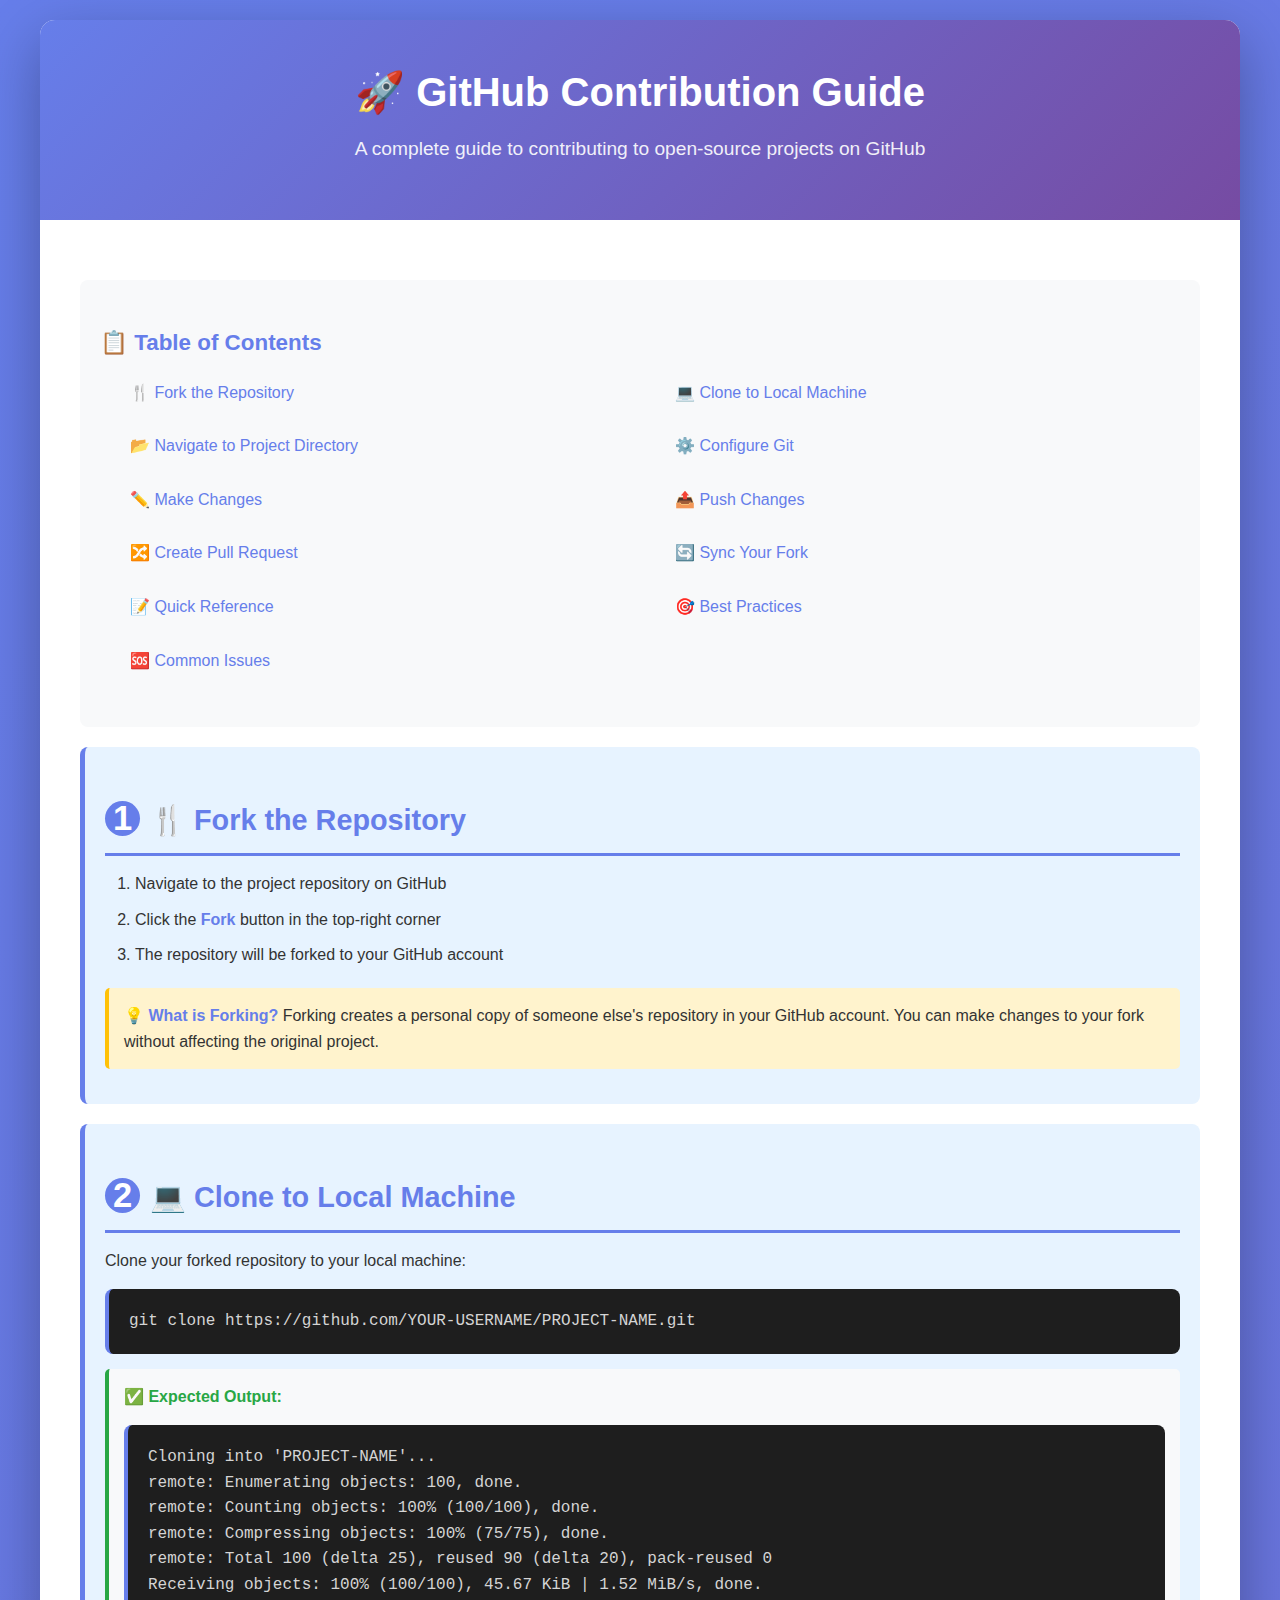
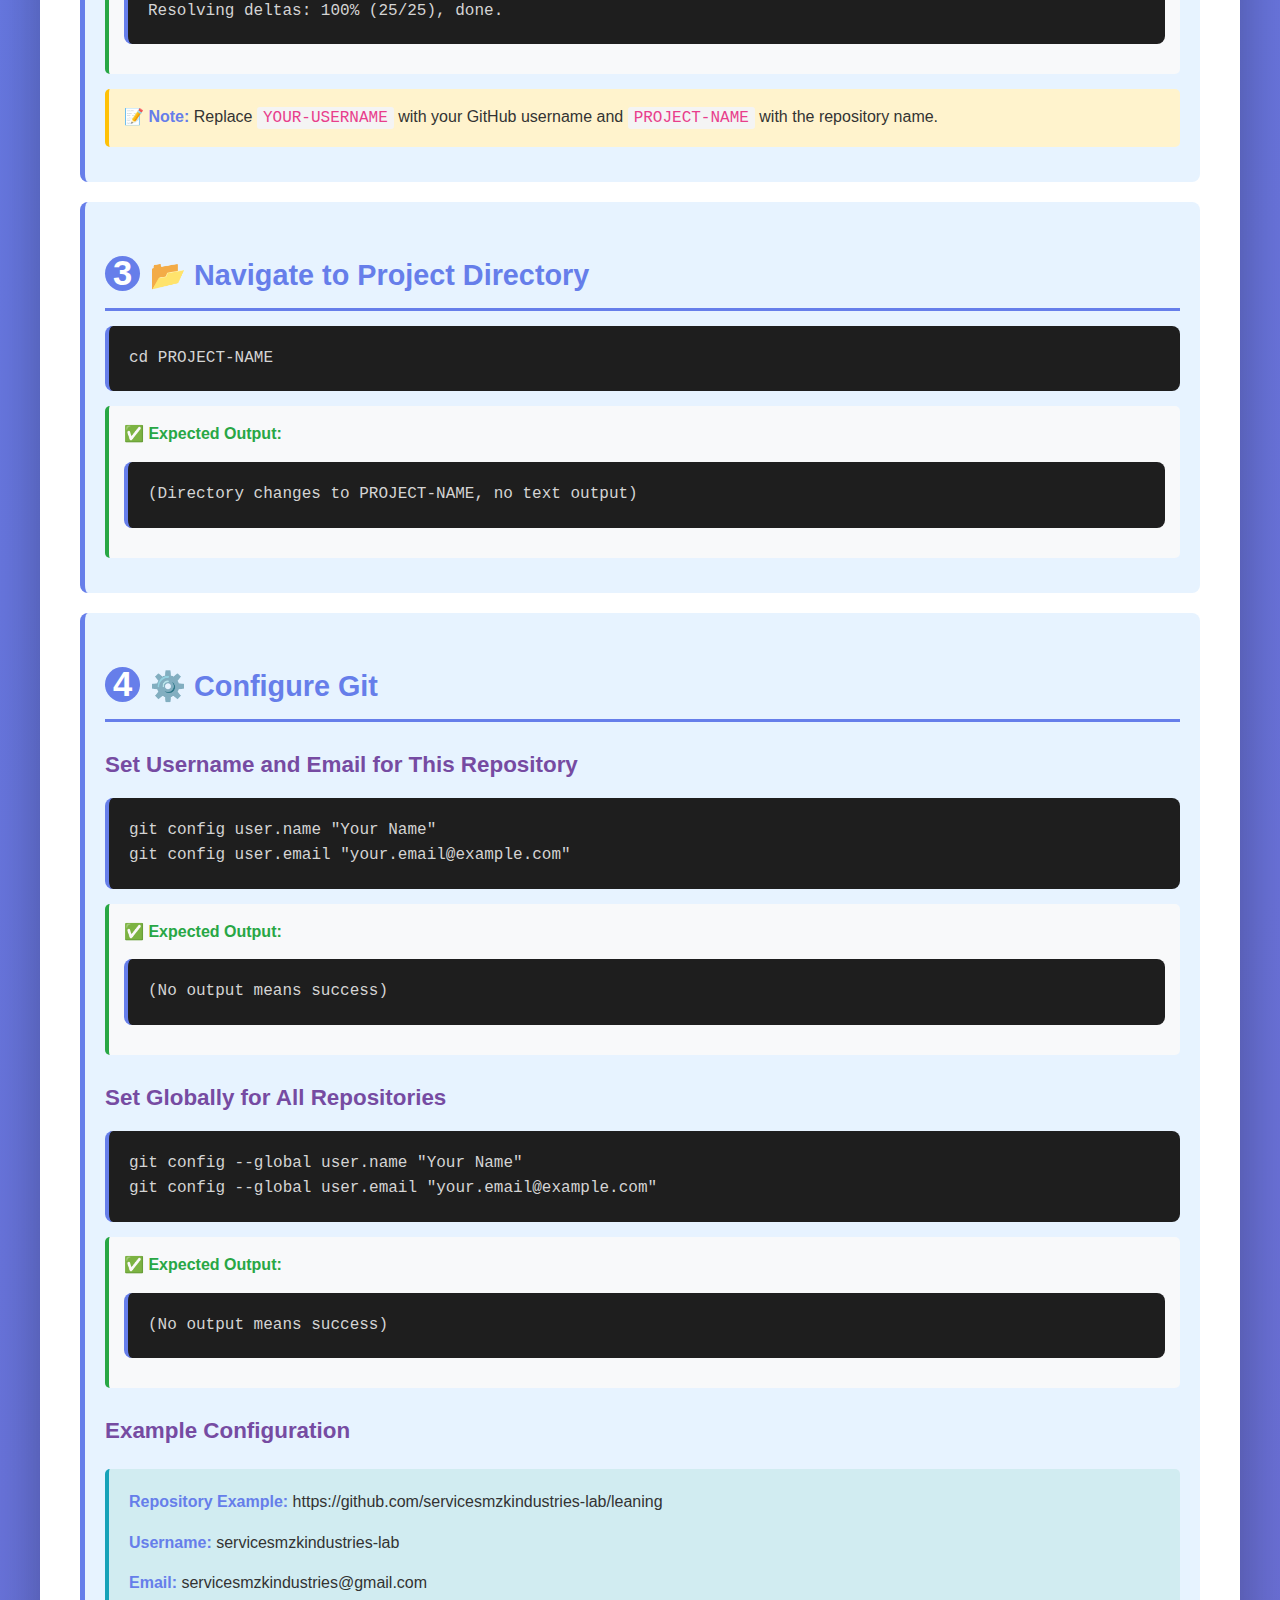
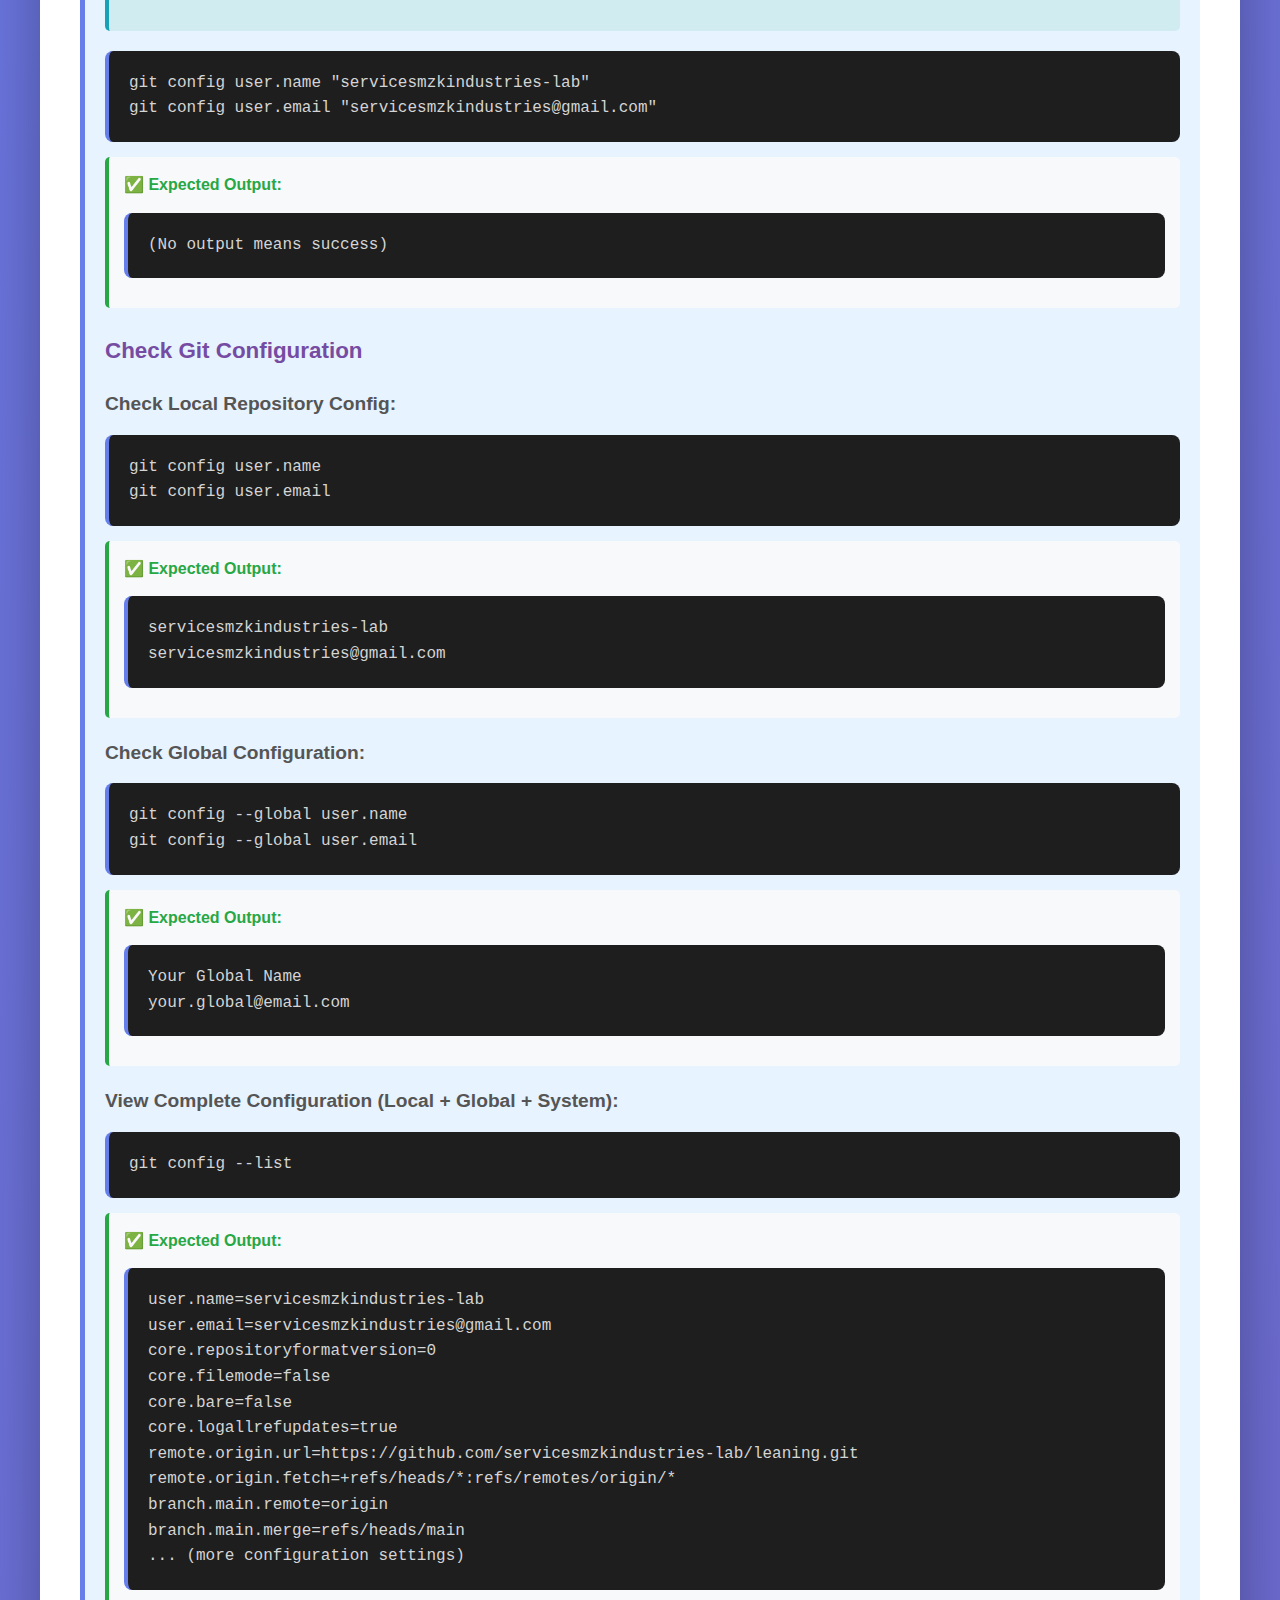
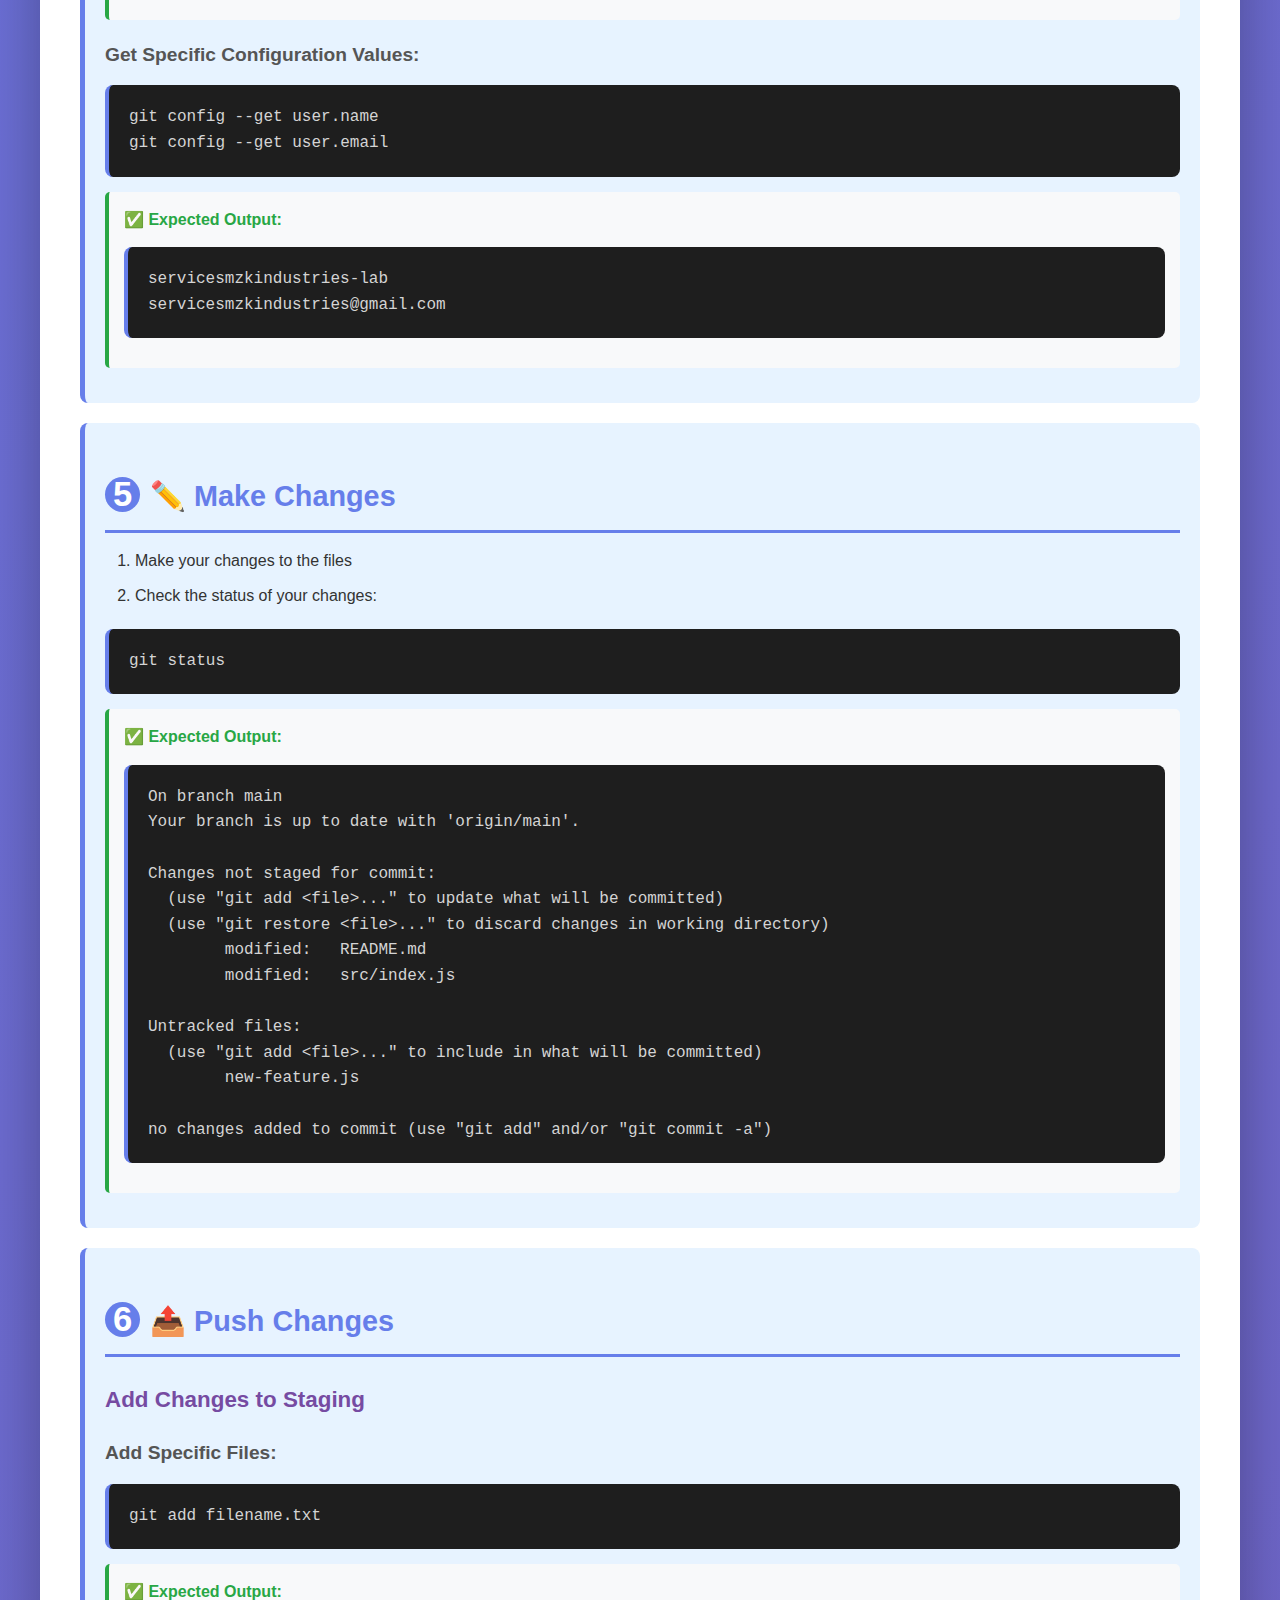
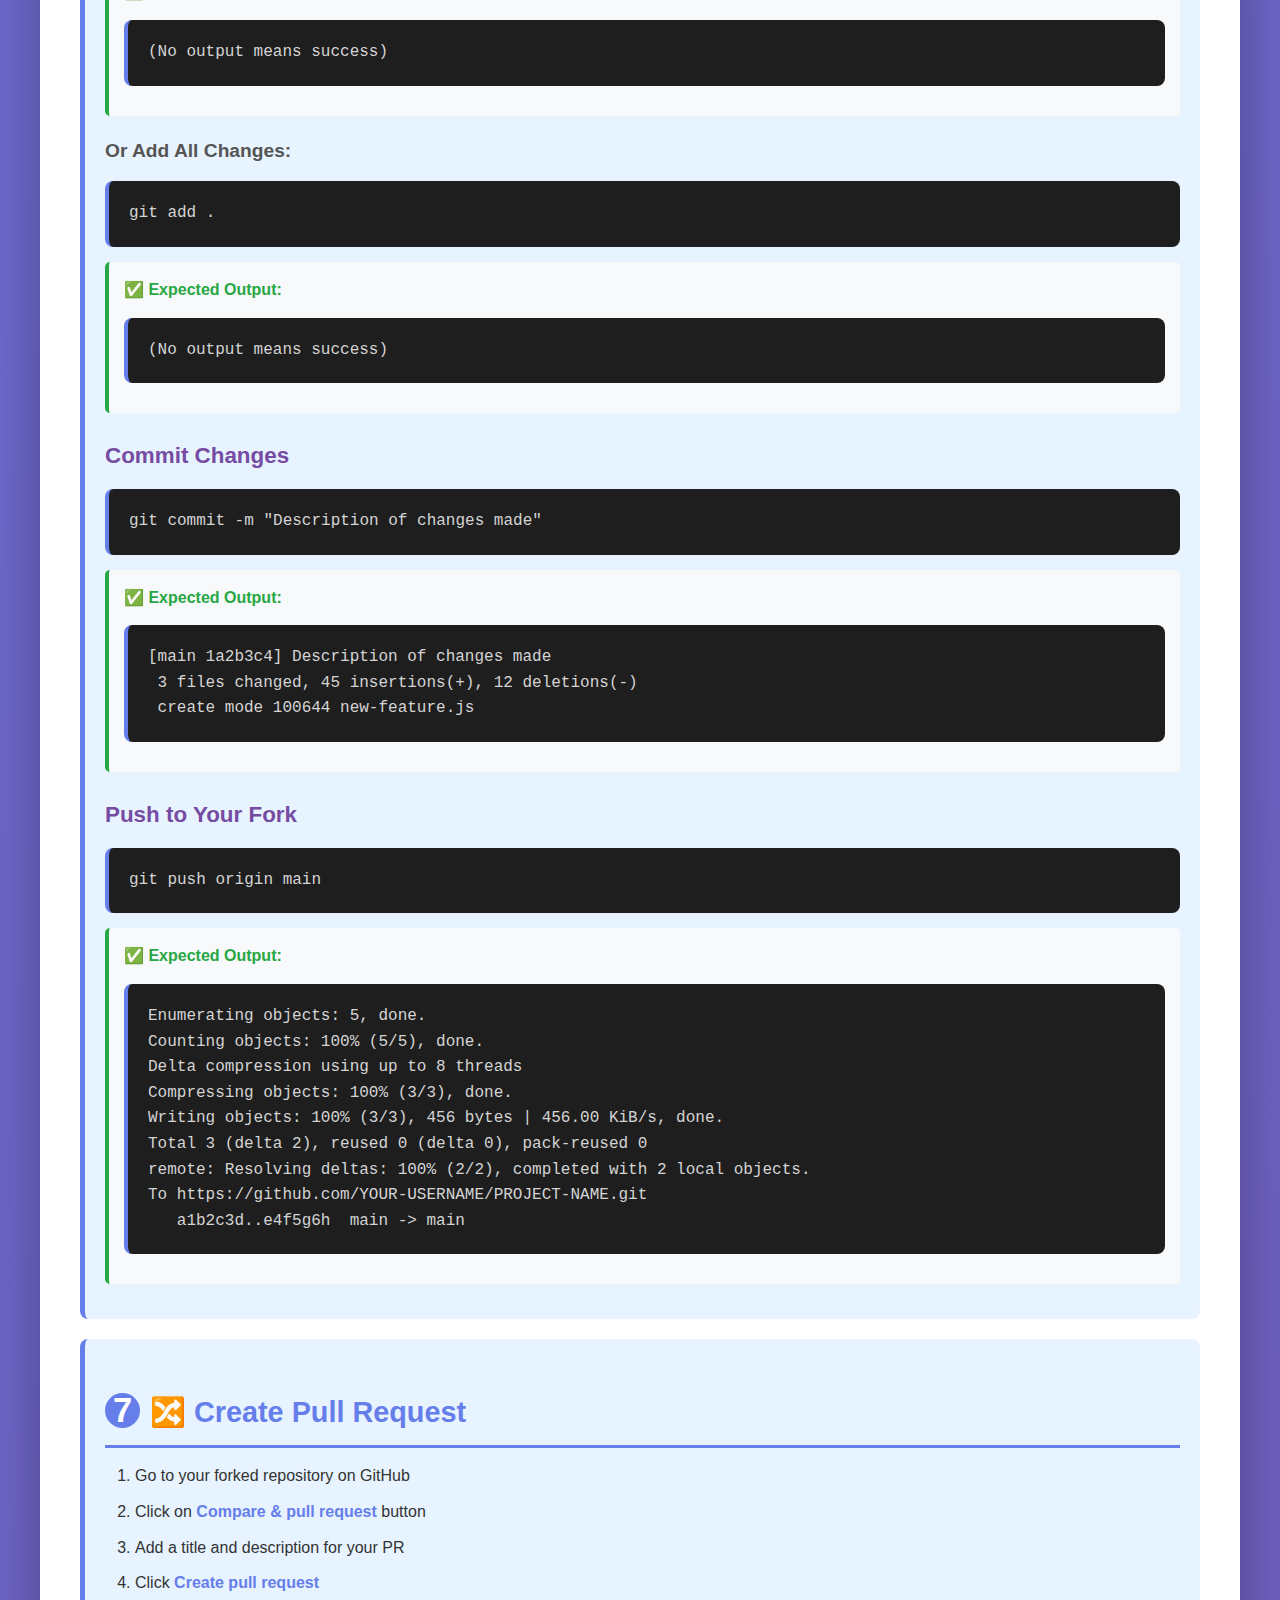
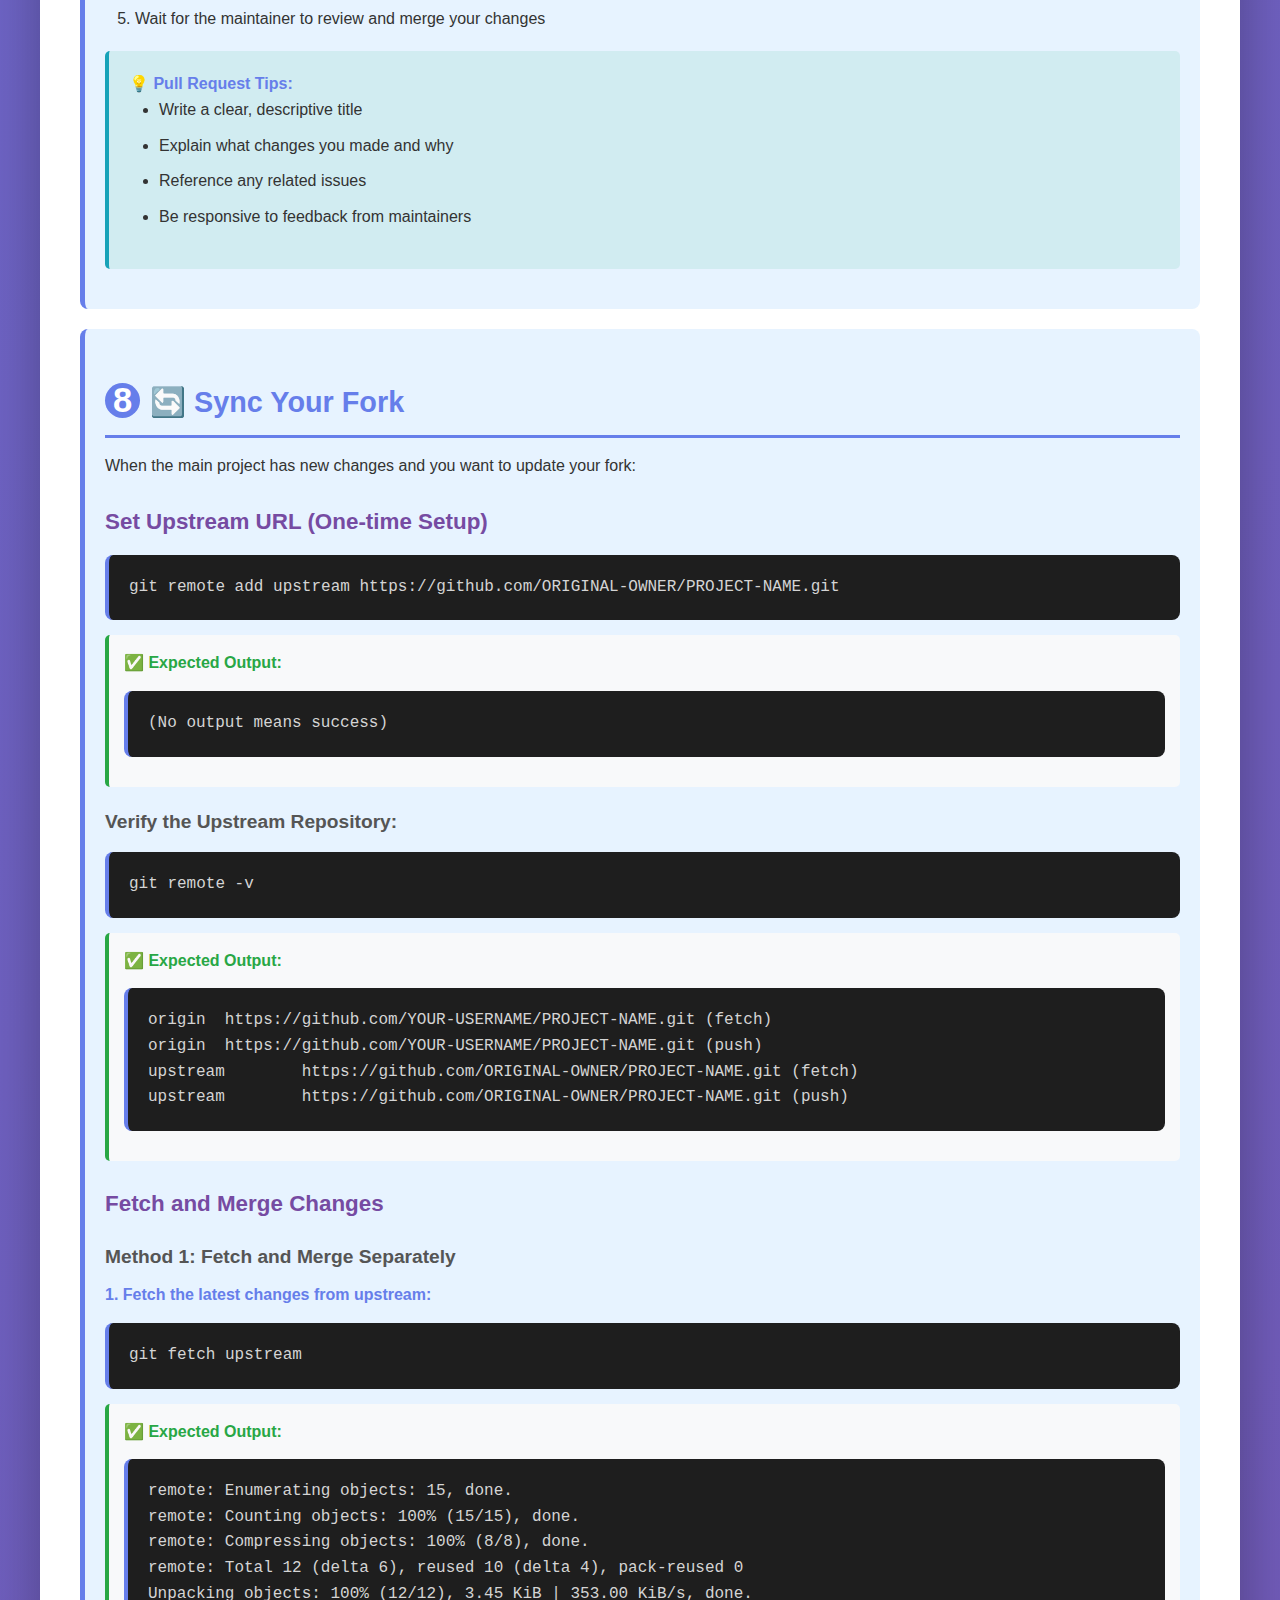
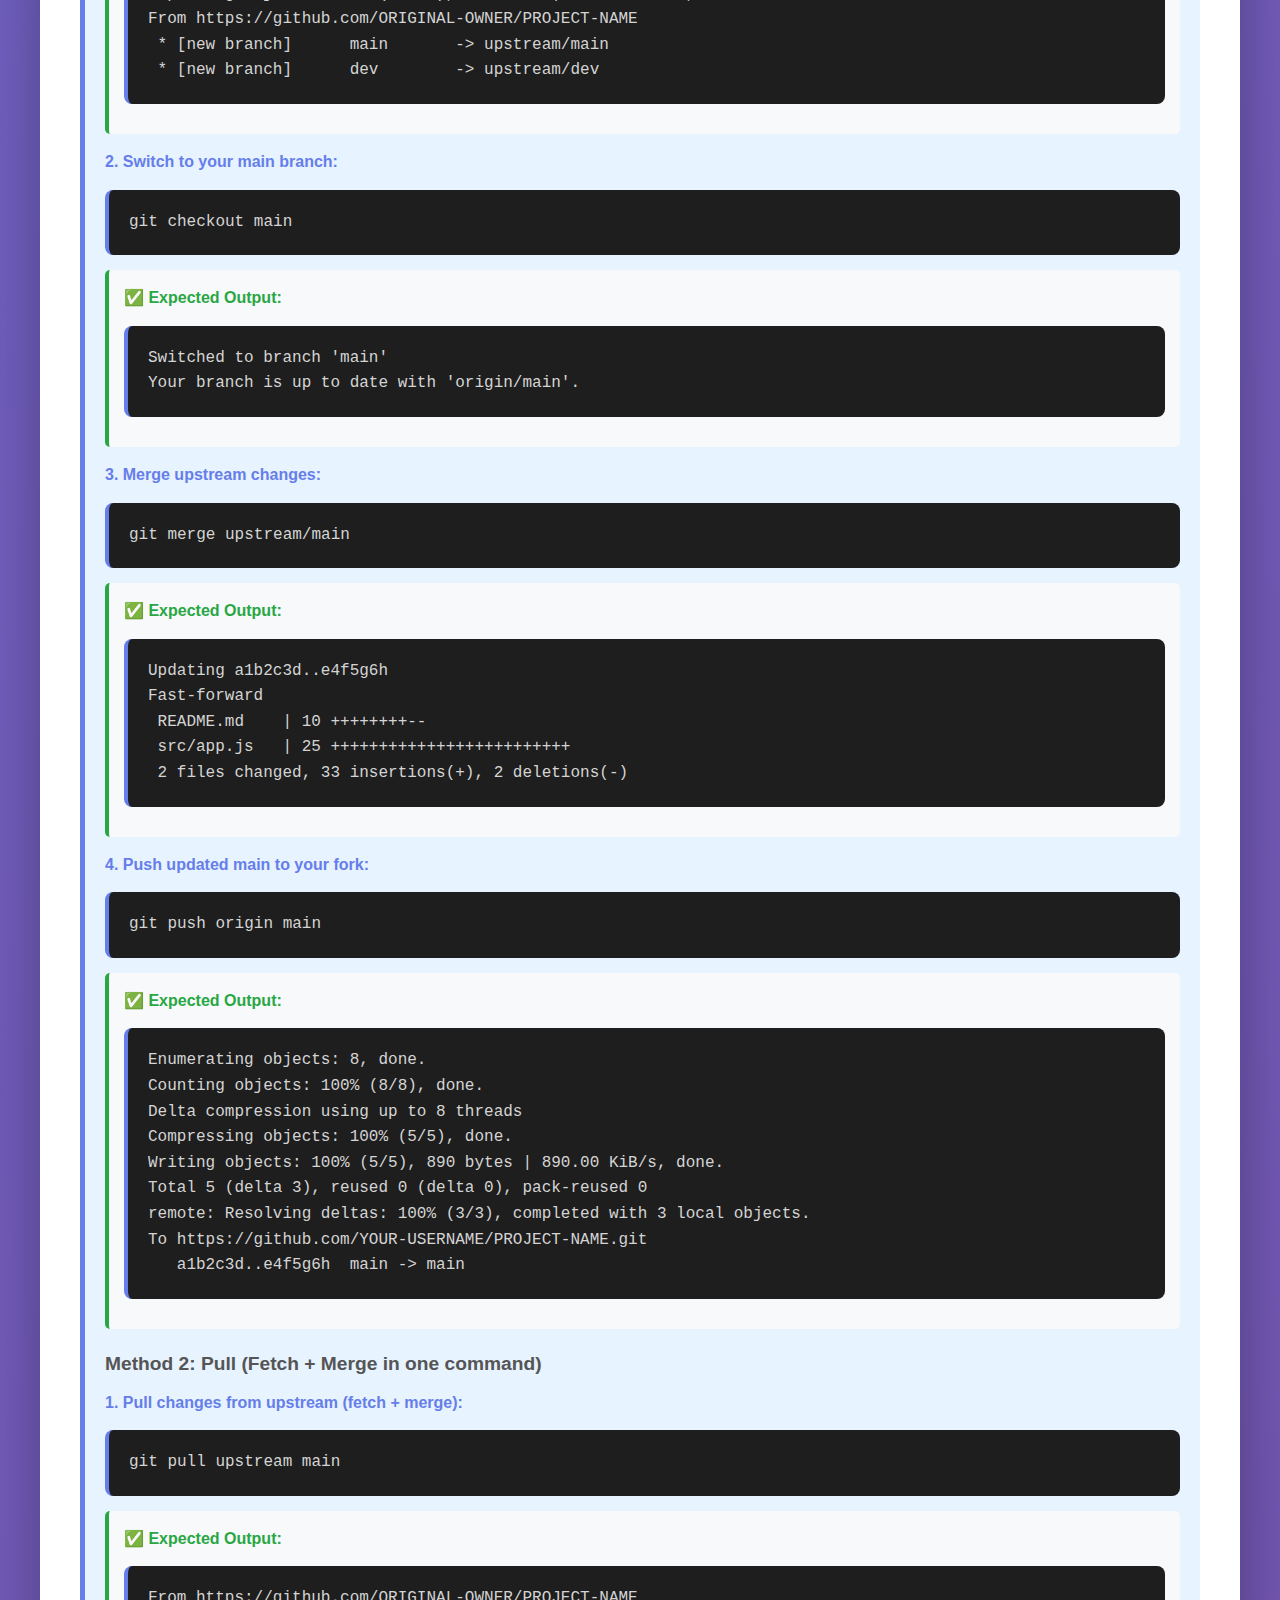
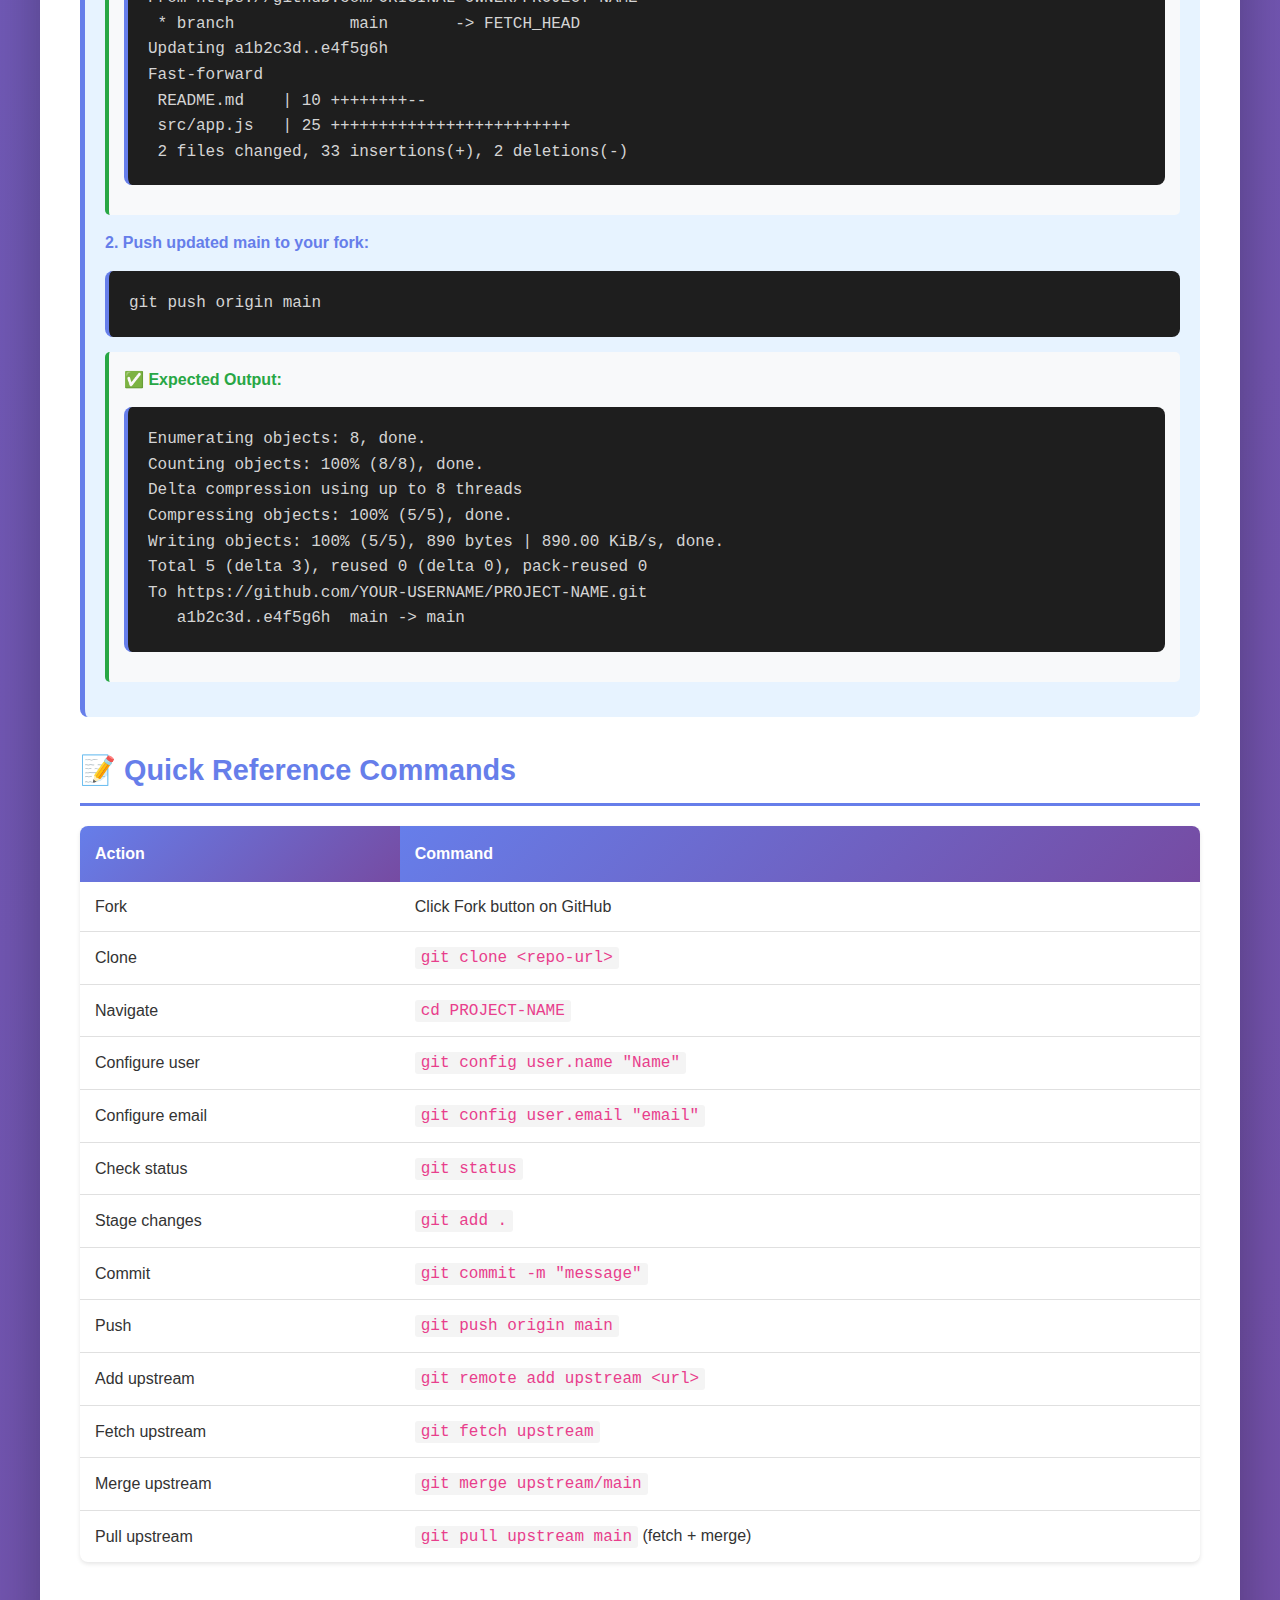
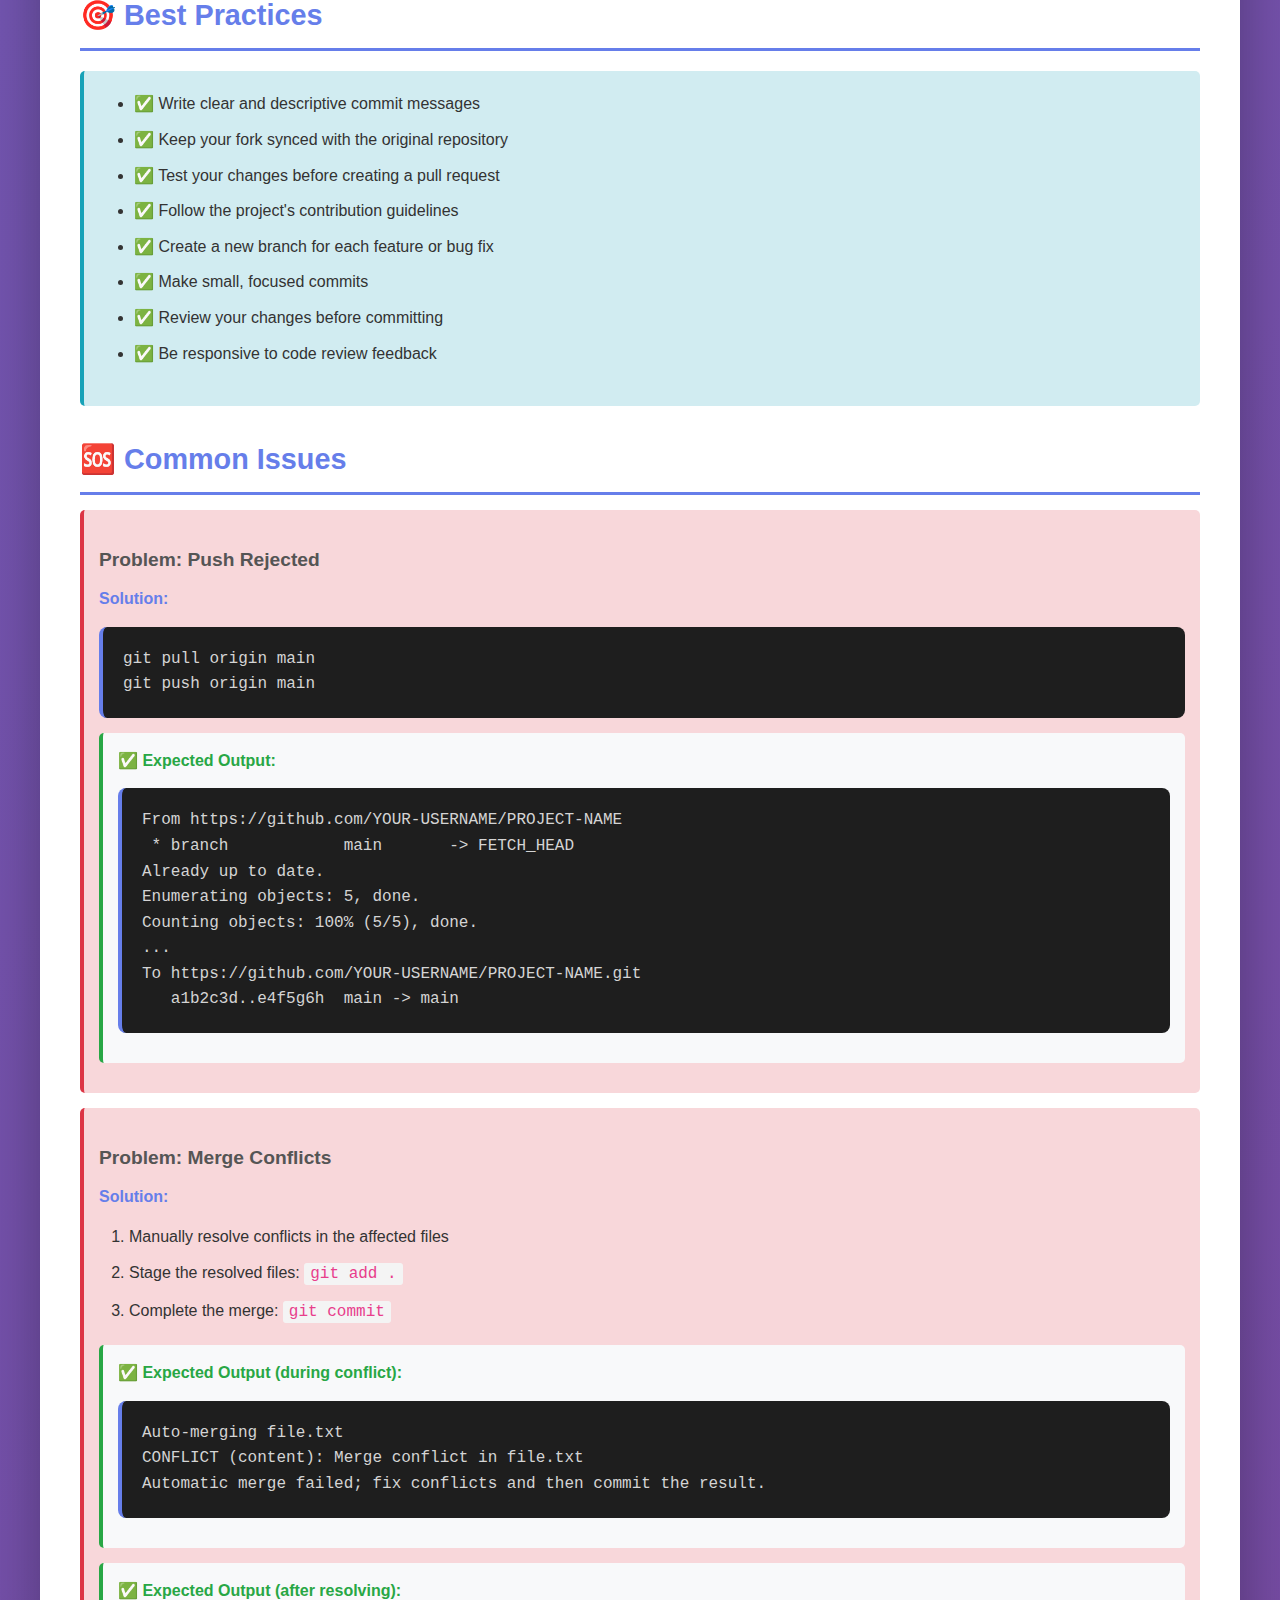
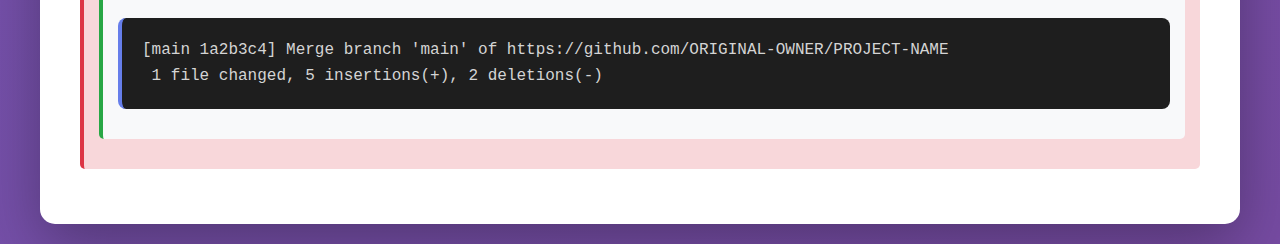
<file: gitcontributions/githubcontribution.html>
<!DOCTYPE html>
<html lang="en">
<head>
    <meta charset="UTF-8">
    <meta name="viewport" content="width=device-width, initial-scale=1.0">
    <title>GitHub Contribution Guide</title>
    <link rel="stylesheet" href="githubcontribution.css">
</head>
<body>
    <div class="container">
        <header>
            <h1>🚀 GitHub Contribution Guide</h1>
            <p>A complete guide to contributing to open-source projects on GitHub</p>
        </header>

        <div class="content">
            <div class="toc">
                <h3>📋 Table of Contents</h3>
                <ul>
                    <li><a href="#fork">🍴 Fork the Repository</a></li>
                    <li><a href="#clone">💻 Clone to Local Machine</a></li>
                    <li><a href="#navigate">📂 Navigate to Project Directory</a></li>
                    <li><a href="#configure">⚙️ Configure Git</a></li>
                    <li><a href="#changes">✏️ Make Changes</a></li>
                    <li><a href="#push">📤 Push Changes</a></li>
                    <li><a href="#pr">🔀 Create Pull Request</a></li>
                    <li><a href="#sync">🔄 Sync Your Fork</a></li>
                    <li><a href="#reference">📝 Quick Reference</a></li>
                    <li><a href="#best-practices">🎯 Best Practices</a></li>
                    <li><a href="#issues">🆘 Common Issues</a></li>
                </ul>
            </div>

            <div class="step" id="fork">
                <h2><span class="step-number">1</span>🍴 Fork the Repository</h2>
                <ol>
                    <li>Navigate to the project repository on GitHub</li>
                    <li>Click the <strong>Fork</strong> button in the top-right corner</li>
                    <li>The repository will be forked to your GitHub account</li>
                </ol>
                <div class="note">
                    <strong>💡 What is Forking?</strong> Forking creates a personal copy of someone else's repository in your GitHub account. You can make changes to your fork without affecting the original project.
                </div>
            </div>

            <div class="step" id="clone">
                <h2><span class="step-number">2</span>💻 Clone to Local Machine</h2>
                <p>Clone your forked repository to your local machine:</p>

                <pre><code>git clone https://github.com/YOUR-USERNAME/PROJECT-NAME.git</code></pre>

                <div class="output">
                    <div class="output-title">✅ Expected Output:</div>
                    <pre><code>Cloning into 'PROJECT-NAME'...
remote: Enumerating objects: 100, done.
remote: Counting objects: 100% (100/100), done.
remote: Compressing objects: 100% (75/75), done.
remote: Total 100 (delta 25), reused 90 (delta 20), pack-reused 0
Receiving objects: 100% (100/100), 45.67 KiB | 1.52 MiB/s, done.
Resolving deltas: 100% (25/25), done.</code></pre>
                </div>

                <div class="note">
                    <strong>📝 Note:</strong> Replace <code>YOUR-USERNAME</code> with your GitHub username and <code>PROJECT-NAME</code> with the repository name.
                </div>
            </div>

            <div class="step" id="navigate">
                <h2><span class="step-number">3</span>📂 Navigate to Project Directory</h2>

                <pre><code>cd PROJECT-NAME</code></pre>

                <div class="output">
                    <div class="output-title">✅ Expected Output:</div>
                    <pre><code>(Directory changes to PROJECT-NAME, no text output)</code></pre>
                </div>
            </div>

            <div class="step" id="configure">
                <h2><span class="step-number">4</span>⚙️ Configure Git</h2>
                
                <h3>Set Username and Email for This Repository</h3>
                <pre><code>git config user.name "Your Name"
git config user.email "your.email@example.com"</code></pre>

                <div class="output">
                    <div class="output-title">✅ Expected Output:</div>
                    <pre><code>(No output means success)</code></pre>
                </div>

                <h3>Set Globally for All Repositories</h3>
                <pre><code>git config --global user.name "Your Name"
git config --global user.email "your.email@example.com"</code></pre>

                <div class="output">
                    <div class="output-title">✅ Expected Output:</div>
                    <pre><code>(No output means success)</code></pre>
                </div>

                <h3>Example Configuration</h3>
                <div class="info-box">
                    <p><strong>Repository Example:</strong> https://github.com/servicesmzkindustries-lab/leaning</a></p>
                    <p><strong>Username:</strong> servicesmzkindustries-lab</p>
                    <p><strong>Email:</strong> servicesmzkindustries@gmail.com</p>
                </div>

                <pre><code>git config user.name "servicesmzkindustries-lab"
git config user.email "servicesmzkindustries@gmail.com"</code></pre>

                <div class="output">
                    <div class="output-title">✅ Expected Output:</div>
                    <pre><code>(No output means success)</code></pre>
                </div>

                <h3>Check Git Configuration</h3>

                <h4>Check Local Repository Config:</h4>
                <pre><code>git config user.name
git config user.email</code></pre>

                <div class="output">
                    <div class="output-title">✅ Expected Output:</div>
                    <pre><code>servicesmzkindustries-lab
servicesmzkindustries@gmail.com</code></pre>
                </div>

                <h4>Check Global Configuration:</h4>
                <pre><code>git config --global user.name
git config --global user.email</code></pre>

                <div class="output">
                    <div class="output-title">✅ Expected Output:</div>
                    <pre><code>Your Global Name
your.global@email.com</code></pre>
                </div>

                <h4>View Complete Configuration (Local + Global + System):</h4>
                <pre><code>git config --list</code></pre>

                <div class="output">
                    <div class="output-title">✅ Expected Output:</div>
                    <pre><code>user.name=servicesmzkindustries-lab
user.email=servicesmzkindustries@gmail.com
core.repositoryformatversion=0
core.filemode=false
core.bare=false
core.logallrefupdates=true
remote.origin.url=https://github.com/servicesmzkindustries-lab/leaning.git
remote.origin.fetch=+refs/heads/*:refs/remotes/origin/*
branch.main.remote=origin
branch.main.merge=refs/heads/main
... (more configuration settings)</code></pre>
                </div>

                <h4>Get Specific Configuration Values:</h4>
                <pre><code>git config --get user.name
git config --get user.email</code></pre>

                <div class="output">
                    <div class="output-title">✅ Expected Output:</div>
                    <pre><code>servicesmzkindustries-lab
servicesmzkindustries@gmail.com</code></pre>
                </div>
            </div>

            <div class="step" id="changes">
                <h2><span class="step-number">5</span>✏️ Make Changes</h2>
                
                <ol>
                    <li>Make your changes to the files</li>
                    <li>Check the status of your changes:</li>
                </ol>

                <pre><code>git status</code></pre>

                <div class="output">
                    <div class="output-title">✅ Expected Output:</div>
                    <pre><code>On branch main
Your branch is up to date with 'origin/main'.

Changes not staged for commit:
  (use "git add &lt;file&gt;..." to update what will be committed)
  (use "git restore &lt;file&gt;..." to discard changes in working directory)
        modified:   README.md
        modified:   src/index.js

Untracked files:
  (use "git add &lt;file&gt;..." to include in what will be committed)
        new-feature.js

no changes added to commit (use "git add" and/or "git commit -a")</code></pre>
                </div>
            </div>

            <div class="step" id="push">
                <h2><span class="step-number">6</span>📤 Push Changes</h2>

                <h3>Add Changes to Staging</h3>

                <h4>Add Specific Files:</h4>
                <pre><code>git add filename.txt</code></pre>

                <div class="output">
                    <div class="output-title">✅ Expected Output:</div>
                    <pre><code>(No output means success)</code></pre>
                </div>

                <h4>Or Add All Changes:</h4>
                <pre><code>git add .</code></pre>

                <div class="output">
                    <div class="output-title">✅ Expected Output:</div>
                    <pre><code>(No output means success)</code></pre>
                </div>

                <h3>Commit Changes</h3>
                <pre><code>git commit -m "Description of changes made"</code></pre>

                <div class="output">
                    <div class="output-title">✅ Expected Output:</div>
                    <pre><code>[main 1a2b3c4] Description of changes made
 3 files changed, 45 insertions(+), 12 deletions(-)
 create mode 100644 new-feature.js</code></pre>
                </div>

                <h3>Push to Your Fork</h3>
                <pre><code>git push origin main</code></pre>

                <div class="output">
                    <div class="output-title">✅ Expected Output:</div>
                    <pre><code>Enumerating objects: 5, done.
Counting objects: 100% (5/5), done.
Delta compression using up to 8 threads
Compressing objects: 100% (3/3), done.
Writing objects: 100% (3/3), 456 bytes | 456.00 KiB/s, done.
Total 3 (delta 2), reused 0 (delta 0), pack-reused 0
remote: Resolving deltas: 100% (2/2), completed with 2 local objects.
To https://github.com/YOUR-USERNAME/PROJECT-NAME.git
   a1b2c3d..e4f5g6h  main -> main</code></pre>
                </div>
            </div>

            <div class="step" id="pr">
                <h2><span class="step-number">7</span>🔀 Create Pull Request</h2>
                <ol>
                    <li>Go to your forked repository on GitHub</li>
                    <li>Click on <strong>Compare & pull request</strong> button</li>
                    <li>Add a title and description for your PR</li>
                    <li>Click <strong>Create pull request</strong></li>
                    <li>Wait for the maintainer to review and merge your changes</li>
                </ol>

                <div class="info-box">
                    <strong>💡 Pull Request Tips:</strong>
                    <ul>
                        <li>Write a clear, descriptive title</li>
                        <li>Explain what changes you made and why</li>
                        <li>Reference any related issues</li>
                        <li>Be responsive to feedback from maintainers</li>
                    </ul>
                </div>
            </div>

            <div class="step" id="sync">
                <h2><span class="step-number">8</span>🔄 Sync Your Fork</h2>
                <p>When the main project has new changes and you want to update your fork:</p>

                <h3>Set Upstream URL (One-time Setup)</h3>
                <pre><code>git remote add upstream https://github.com/ORIGINAL-OWNER/PROJECT-NAME.git</code></pre>

                <div class="output">
                    <div class="output-title">✅ Expected Output:</div>
                    <pre><code>(No output means success)</code></pre>
                </div>

                <h4>Verify the Upstream Repository:</h4>
                <pre><code>git remote -v</code></pre>

                <div class="output">
                    <div class="output-title">✅ Expected Output:</div>
                    <pre><code>origin  https://github.com/YOUR-USERNAME/PROJECT-NAME.git (fetch)
origin  https://github.com/YOUR-USERNAME/PROJECT-NAME.git (push)
upstream        https://github.com/ORIGINAL-OWNER/PROJECT-NAME.git (fetch)
upstream        https://github.com/ORIGINAL-OWNER/PROJECT-NAME.git (push)</code></pre>
                </div>

                <h3>Fetch and Merge Changes</h3>

                <h4>Method 1: Fetch and Merge Separately</h4>

                <p><strong>1. Fetch the latest changes from upstream:</strong></p>
                <pre><code>git fetch upstream</code></pre>

                <div class="output">
                    <div class="output-title">✅ Expected Output:</div>
                    <pre><code>remote: Enumerating objects: 15, done.
remote: Counting objects: 100% (15/15), done.
remote: Compressing objects: 100% (8/8), done.
remote: Total 12 (delta 6), reused 10 (delta 4), pack-reused 0
Unpacking objects: 100% (12/12), 3.45 KiB | 353.00 KiB/s, done.
From https://github.com/ORIGINAL-OWNER/PROJECT-NAME
 * [new branch]      main       -> upstream/main
 * [new branch]      dev        -> upstream/dev</code></pre>
                </div>

                <p><strong>2. Switch to your main branch:</strong></p>
                <pre><code>git checkout main</code></pre>

                <div class="output">
                    <div class="output-title">✅ Expected Output:</div>
                    <pre><code>Switched to branch 'main'
Your branch is up to date with 'origin/main'.</code></pre>
                </div>

                <p><strong>3. Merge upstream changes:</strong></p>
                <pre><code>git merge upstream/main</code></pre>

                <div class="output">
                    <div class="output-title">✅ Expected Output:</div>
                    <pre><code>Updating a1b2c3d..e4f5g6h
Fast-forward
 README.md    | 10 ++++++++--
 src/app.js   | 25 +++++++++++++++++++++++++
 2 files changed, 33 insertions(+), 2 deletions(-)</code></pre>
                </div>

                <p><strong>4. Push updated main to your fork:</strong></p>
                <pre><code>git push origin main</code></pre>

                <div class="output">
                    <div class="output-title">✅ Expected Output:</div>
                    <pre><code>Enumerating objects: 8, done.
Counting objects: 100% (8/8), done.
Delta compression using up to 8 threads
Compressing objects: 100% (5/5), done.
Writing objects: 100% (5/5), 890 bytes | 890.00 KiB/s, done.
Total 5 (delta 3), reused 0 (delta 0), pack-reused 0
remote: Resolving deltas: 100% (3/3), completed with 3 local objects.
To https://github.com/YOUR-USERNAME/PROJECT-NAME.git
   a1b2c3d..e4f5g6h  main -> main</code></pre>
                </div>

                <h4>Method 2: Pull (Fetch + Merge in one command)</h4>

                <p><strong>1. Pull changes from upstream (fetch + merge):</strong></p>
                <pre><code>git pull upstream main</code></pre>

                <div class="output">
                    <div class="output-title">✅ Expected Output:</div>
                    <pre><code>From https://github.com/ORIGINAL-OWNER/PROJECT-NAME
 * branch            main       -> FETCH_HEAD
Updating a1b2c3d..e4f5g6h
Fast-forward
 README.md    | 10 ++++++++--
 src/app.js   | 25 +++++++++++++++++++++++++
 2 files changed, 33 insertions(+), 2 deletions(-)</code></pre>
                </div>

                <p><strong>2. Push updated main to your fork:</strong></p>
                <pre><code>git push origin main</code></pre>

                <div class="output">
                    <div class="output-title">✅ Expected Output:</div>
                    <pre><code>Enumerating objects: 8, done.
Counting objects: 100% (8/8), done.
Delta compression using up to 8 threads
Compressing objects: 100% (5/5), done.
Writing objects: 100% (5/5), 890 bytes | 890.00 KiB/s, done.
Total 5 (delta 3), reused 0 (delta 0), pack-reused 0
To https://github.com/YOUR-USERNAME/PROJECT-NAME.git
   a1b2c3d..e4f5g6h  main -> main</code></pre>
                </div>
            </div>

            <div id="reference">
                <h2>📝 Quick Reference Commands</h2>
                <table>
                    <thead>
                        <tr>
                            <th>Action</th>
                            <th>Command</th>
                        </tr>
                    </thead>
                    <tbody>
                        <tr>
                            <td>Fork</td>
                            <td>Click Fork button on GitHub</td>
                        </tr>
                        <tr>
                            <td>Clone</td>
                            <td><code>git clone &lt;repo-url&gt;</code></td>
                        </tr>
                        <tr>
                            <td>Navigate</td>
                            <td><code>cd PROJECT-NAME</code></td>
                        </tr>
                        <tr>
                            <td>Configure user</td>
                            <td><code>git config user.name "Name"</code></td>
                        </tr>
                        <tr>
                            <td>Configure email</td>
                            <td><code>git config user.email "email"</code></td>
                        </tr>
                        <tr>
                            <td>Check status</td>
                            <td><code>git status</code></td>
                        </tr>
                        <tr>
                            <td>Stage changes</td>
                            <td><code>git add .</code></td>
                        </tr>
                        <tr>
                            <td>Commit</td>
                            <td><code>git commit -m "message"</code></td>
                        </tr>
                        <tr>
                            <td>Push</td>
                            <td><code>git push origin main</code></td>
                        </tr>
                        <tr>
                            <td>Add upstream</td>
                            <td><code>git remote add upstream &lt;url&gt;</code></td>
                        </tr>
                        <tr>
                            <td>Fetch upstream</td>
                            <td><code>git fetch upstream</code></td>
                        </tr>
                        <tr>
                            <td>Merge upstream</td>
                            <td><code>git merge upstream/main</code></td>
                        </tr>
                        <tr>
                            <td>Pull upstream</td>
                            <td><code>git pull upstream main</code> (fetch + merge)</td>
                        </tr>
                    </tbody>
                </table>
            </div>

            <div id="best-practices">
                <h2>🎯 Best Practices</h2>
                <div class="info-box">
                    <ul>
                        <li>✅ Write clear and descriptive commit messages</li>
                        <li>✅ Keep your fork synced with the original repository</li>
                        <li>✅ Test your changes before creating a pull request</li>
                        <li>✅ Follow the project's contribution guidelines</li>
                        <li>✅ Create a new branch for each feature or bug fix</li>
                        <li>✅ Make small, focused commits</li>
                        <li>✅ Review your changes before committing</li>
                        <li>✅ Be responsive to code review feedback</li>
                    </ul>
                </div>
            </div>

            <div id="issues">
                <h2>🆘 Common Issues</h2>

                <div class="warning">
                    <h4>Problem: Push Rejected</h4>
                    <p><strong>Solution:</strong></p>
                    <pre><code>git pull origin main
git push origin main</code></pre>
                    <div class="output">
                        <div class="output-title">✅ Expected Output:</div>
                        <pre><code>From https://github.com/YOUR-USERNAME/PROJECT-NAME
 * branch            main       -> FETCH_HEAD
Already up to date.
Enumerating objects: 5, done.
Counting objects: 100% (5/5), done.
...
To https://github.com/YOUR-USERNAME/PROJECT-NAME.git
   a1b2c3d..e4f5g6h  main -> main</code></pre>
                    </div>
                </div>

                <div class="warning">
                    <h4>Problem: Merge Conflicts</h4>
                    <p><strong>Solution:</strong></p>
                    <ol>
                        <li>Manually resolve conflicts in the affected files</li>
                        <li>Stage the resolved files: <code>git add .</code></li>
                        <li>Complete the merge: <code>git commit</code></li>
                    </ol>
                    <div class="output">
                        <div class="output-title">✅ Expected Output (during conflict):</div>
                        <pre><code>Auto-merging file.txt
CONFLICT (content): Merge conflict in file.txt
Automatic merge failed; fix conflicts and then commit the result.</code></pre>
                    </div>
                    <div class="output">
                        <div class="output-title">✅ Expected Output (after resolving):</div>
                        <pre><code>[main 1a2b3c4] Merge branch 'main' of https://github.com/ORIGINAL-OWNER/PROJECT-NAME
 1 file changed, 5 insertions(+), 2 deletions(-)</code></pre>
                    </div>
                </div>
            </div>

        </div>
    </div>
</body>
</html>
</file>
<file: main.css>
git* {
    margin: 0;
    padding: 0;
    box-sizing: border-box;
}

body {
    font-family: 'Segoe UI', Tahoma, Geneva, Verdana, sans-serif;
    background: linear-gradient(135deg, #667eea 0%, #764ba2 100%);
}

.main-header {
    background: linear-gradient(135deg, #667eea 0%, #764ba2 100%);
    color: white;
    padding: 10px 30px;
    text-align: center;
}

.main-header h1 {
    font-size: 2.5em;
    margin-bottom: 10px;
    font-weight: 700;
}

.main-header p {
    font-size: 1.1em;
    opacity: 0.95;
}

.tab-navigation {
    display: flex;
    background: #f8f9fa;
    padding: 0;
    border-bottom: 3px solid #e9ecef;
    position: sticky;
    top: 0;
    z-index: 100;
    overflow-x: auto;
    overflow-y: hidden;
    -webkit-overflow-scrolling: touch;
    scrollbar-width: thin;
    scrollbar-color: #667eea #f8f9fa;
}

.tab-navigation::-webkit-scrollbar {
    height: 4px;
}

.tab-navigation::-webkit-scrollbar-track {
    background: #f8f9fa;
}

.tab-navigation::-webkit-scrollbar-thumb {
    background: #667eea;
    border-radius: 2px;
}

.tab-btn {
    flex: 1 0 auto;
    padding: 20px 25px;
    background: transparent;
    border: none;
    font-size: 1em;
    font-weight: 600;
    color: #495057;
    cursor: pointer;
    transition: all 0.3s ease;
    position: relative;
    white-space: nowrap;
    min-width: 200px;
}

.tab-btn:hover {
    background: rgba(102, 126, 234, 0.1);
    color: #667eea;
}

.tab-btn.active {
    background: white;
    color: #667eea;
}

.tab-btn.active::after {
    content: '';
    position: absolute;
    bottom: -3px;
    left: 0;
    right: 0;
    height: 3px;
    background: linear-gradient(135deg, #667eea 0%, #764ba2 100%);
}

.content-area {
    background: #f8f9fa;
    min-height: calc(100vh - 250px);
    position: relative;
}

#content-frame {
    width: 100%;
    min-height: calc(100vh - 250px);
    border: none;
    background: white;
    transition: opacity 0.3s ease;
}

/* Responsive Design */
@media (max-width: 1024px) {
    .tab-btn {
        min-width: 180px;
        padding: 18px 20px;
    }
}

@media (max-width: 768px) {
    body {
        padding: 0;
    }

    .main-header h1 {
        font-size: 1.8em;
    }

    .main-header p {
        font-size: 0.95em;
    }

    .main-header {
        padding: 20px 15px;
    }

    .tab-navigation {
        justify-content: flex-start;
    }

    .tab-btn {
        flex: 0 0 auto;
        padding: 15px 18px;
        font-size: 0.9em;
        min-width: 160px;
    }

    .content-area {
        min-height: calc(100vh - 200px);
    }

    #content-frame {
        min-height: calc(100vh - 200px);
    }
}

@media (max-width: 480px) {
    .main-header h1 {
        font-size: 1.4em;
        margin-bottom: 5px;
    }

    .main-header p {
        font-size: 0.85em;
    }

    .main-header {
        padding: 15px 10px;
    }

    .tab-btn {
        padding: 12px 15px;
        font-size: 0.8em;
        min-width: 140px;
    }

    .main-footer {
        padding: 15px 10px;
        font-size: 0.85em;
    }

    .content-area {
        min-height: calc(100vh - 180px);
    }

    #content-frame {
        min-height: calc(100vh - 180px);
    }
}

@media (max-width: 360px) {
    .main-header h1 {
        font-size: 1.2em;
    }

    .main-header p {
        font-size: 0.8em;
    }

    .tab-btn {
        padding: 10px 12px;
        font-size: 0.75em;
        min-width: 120px;
    }
}

/* Loading animation */
@keyframes fadeIn {
    from {
        opacity: 0;
    }
    to {
        opacity: 1;
    }
}

.content-area {
    animation: fadeIn 0.5s ease-in;
}

.main-footer {
    background: #2d3748;
    color: white;
    text-align: center;
    padding: 20px;
    font-size: 0.95em;
}
</file>
<file: git_multiple_account/Multiple_git_account.css>
* {
    margin: 0;
    padding: 0;
    box-sizing: border-box;
}

body {
    font-family: 'Segoe UI', Tahoma, Geneva, Verdana, sans-serif;
    line-height: 1.6;
    color: #333;
    background: linear-gradient(135deg, #667eea 0%, #764ba2 100%);
    padding: 20px;
}

.container {
    max-width: 1200px;
    margin: 0 auto;
    background: white;
    border-radius: 15px;
    box-shadow: 0 20px 60px rgba(0, 0, 0, 0.3);
    overflow: hidden;
}

header {
    background: linear-gradient(135deg, #667eea 0%, #764ba2 100%);
    color: white;
    padding: 40px;
    text-align: center;
}

header h1 {
    font-size: 2.5em;
    margin-bottom: 10px;
}

header p {
    font-size: 1.2em;
    opacity: 0.9;
}

.content {
    padding: 40px;
}

h2 {
    color: #667eea;
    margin-top: 30px;
    margin-bottom: 15px;
    font-size: 1.8em;
    border-bottom: 3px solid #667eea;
    padding-bottom: 10px;
}

h3 {
    color: #764ba2;
    margin-top: 25px;
    margin-bottom: 15px;
    font-size: 1.4em;
}

h4 {
    color: #555;
    margin-top: 20px;
    margin-bottom: 10px;
    font-size: 1.2em;
}

p {
    margin-bottom: 15px;
}

ul, ol {
    margin-left: 30px;
    margin-bottom: 20px;
}

li {
    margin-bottom: 10px;
}

code {
    background: #f4f4f4;
    padding: 2px 6px;
    border-radius: 3px;
    font-family: 'Courier New', monospace;
    color: #e83e8c;
}

pre {
    background: #1e1e1e;
    color: #d4d4d4;
    padding: 20px;
    border-radius: 8px;
    overflow-x: auto;
    margin: 15px 0;
    border-left: 4px solid #667eea;
}

pre code {
    background: none;
    color: #d4d4d4;
    padding: 0;
}

.output {
    background: #f8f9fa;
    border-left: 4px solid #28a745;
    padding: 15px;
    margin: 15px 0;
    border-radius: 5px;
}

.output-title {
    font-weight: bold;
    color: #28a745;
    margin-bottom: 10px;
}

.note {
    background: #fff3cd;
    border-left: 4px solid #ffc107;
    padding: 15px;
    margin: 15px 0;
    border-radius: 5px;
}

.warning {
    background: #f8d7da;
    border-left: 4px solid #dc3545;
    padding: 15px;
    margin: 15px 0;
    border-radius: 5px;
}

.info-box {
    background: #d1ecf1;
    border-left: 4px solid #17a2b8;
    padding: 20px;
    margin: 20px 0;
    border-radius: 5px;
}

.step {
    background: #e7f3ff;
    padding: 20px;
    margin: 20px 0;
    border-radius: 8px;
    border-left: 5px solid #667eea;
}

.step-number {
    display: inline-block;
    background: #667eea;
    color: white;
    width: 30px;
    height: 30px;
    border-radius: 50%;
    text-align: center;
    line-height: 30px;
    font-weight: bold;
    margin-right: 10px;
}

strong {
    color: #667eea;
}

.file-structure {
    background: #f8f9fa;
    padding: 20px;
    border-radius: 8px;
    font-family: 'Courier New', monospace;
    margin: 15px 0;
}

footer {
    background: #333;
    color: white;
    text-align: center;
    padding: 20px;
    margin-top: 40px;
}

@media (max-width: 768px) {
    .container {
        margin: 10px;
    }

    header h1 {
        font-size: 1.8em;
    }

    .content {
        padding: 20px;
    }
}
</file>
<file: git_wrong_commit.css>
* {
    margin: 0;
    padding: 0;
    box-sizing: border-box;
}

body {
    font-family: 'Segoe UI', Tahoma, Geneva, Verdana, sans-serif;
    line-height: 1.6;
    color: #333;
    background: linear-gradient(135deg, #667eea 0%, #764ba2 100%);
    padding: 20px;
}

.container {
    max-width: 1200px;
    margin: 0 auto;
    background: white;
    border-radius: 15px;
    box-shadow: 0 20px 60px rgba(0, 0, 0, 0.3);
    overflow: hidden;
}

header {
    background: linear-gradient(135deg, #667eea 0%, #764ba2 100%);
    color: white;
    padding: 40px;
    text-align: center;
}

header h1 {
    font-size: 2.5em;
    margin-bottom: 10px;
}

header p {
    font-size: 1.2em;
    opacity: 0.9;
}

.content {
    padding: 40px;
}

h2 {
    color: #667eea;
    margin-top: 30px;
    margin-bottom: 15px;
    font-size: 1.8em;
    border-bottom: 3px solid #667eea;
    padding-bottom: 10px;
}

h3 {
    color: #764ba2;
    margin-top: 25px;
    margin-bottom: 15px;
    font-size: 1.4em;
}

h4 {
    color: #555;
    margin-top: 20px;
    margin-bottom: 10px;
    font-size: 1.2em;
}

p {
    margin-bottom: 15px;
}

ul, ol {
    margin-left: 30px;
    margin-bottom: 20px;
}

li {
    margin-bottom: 10px;
}

code {
    background: #f4f4f4;
    padding: 2px 6px;
    border-radius: 3px;
    font-family: 'Courier New', monospace;
    color: #e83e8c;
}

pre {
    background: #1e1e1e;
    color: #d4d4d4;
    padding: 20px;
    border-radius: 8px;
    overflow-x: auto;
    margin: 15px 0;
    border-left: 4px solid #667eea;
}

pre code {
    background: none;
    color: #d4d4d4;
    padding: 0;
}

.output {
    background: #f8f9fa;
    border-left: 4px solid #28a745;
    padding: 15px;
    margin: 15px 0;
    border-radius: 5px;
}

.output-title {
    font-weight: bold;
    color: #28a745;
    margin-bottom: 10px;
}

.note {
    background: #fff3cd;
    border-left: 4px solid #ffc107;
    padding: 15px;
    margin: 15px 0;
    border-radius: 5px;
}

.warning {
    background: #f8d7da;
    border-left: 4px solid #dc3545;
    padding: 15px;
    margin: 15px 0;
    border-radius: 5px;
}

.info-box {
    background: #d1ecf1;
    border-left: 4px solid #17a2b8;
    padding: 20px;
    margin: 20px 0;
    border-radius: 5px;
}

.step {
    background: #e7f3ff;
    padding: 20px;
    margin: 20px 0;
    border-radius: 8px;
    border-left: 5px solid #667eea;
}

strong {
    color: #667eea;
}

.flow-diagram {
    background: #f8f9fa;
    padding: 20px;
    border-radius: 8px;
    margin: 20px 0;
    text-align: center;
    font-family: 'Courier New', monospace;
    font-size: 1.1em;
    border: 2px dashed #667eea;
}

footer {
    background: #333;
    color: white;
    text-align: center;
    padding: 20px;
    margin-top: 40px;
}

@media (max-width: 768px) {
    .container {
        margin: 10px;
    }

    header h1 {
        font-size: 1.8em;
    }

    .content {
        padding: 20px;
    }
}
</file>
<file: githubcontribution.css>
* {
    margin: 0;
    padding: 0;
    box-sizing: border-box;
}

body {
    font-family: 'Segoe UI', Tahoma, Geneva, Verdana, sans-serif;
    line-height: 1.6;
    color: #333;
    background: linear-gradient(135deg, #667eea 0%, #764ba2 100%);
    padding: 20px;
}

.container {
    max-width: 1200px;
    margin: 0 auto;
    background: white;
    border-radius: 15px;
    box-shadow: 0 20px 60px rgba(0, 0, 0, 0.3);
    overflow: hidden;
}

header {
    background: linear-gradient(135deg, #667eea 0%, #764ba2 100%);
    color: white;
    padding: 40px;
    text-align: center;
}

header h1 {
    font-size: 2.5em;
    margin-bottom: 10px;
}

header p {
    font-size: 1.2em;
    opacity: 0.9;
}

.content {
    padding: 40px;
}

h2 {
    color: #667eea;
    margin-top: 30px;
    margin-bottom: 15px;
    font-size: 1.8em;
    border-bottom: 3px solid #667eea;
    padding-bottom: 10px;
}

h3 {
    color: #764ba2;
    margin-top: 25px;
    margin-bottom: 15px;
    font-size: 1.4em;
}

h4 {
    color: #555;
    margin-top: 20px;
    margin-bottom: 10px;
    font-size: 1.2em;
}

p {
    margin-bottom: 15px;
}

ul, ol {
    margin-left: 30px;
    margin-bottom: 20px;
}

li {
    margin-bottom: 10px;
}

code {
    background: #f4f4f4;
    padding: 2px 6px;
    border-radius: 3px;
    font-family: 'Courier New', monospace;
    color: #e83e8c;
}

pre {
    background: #1e1e1e;
    color: #d4d4d4;
    padding: 20px;
    border-radius: 8px;
    overflow-x: auto;
    margin: 15px 0;
    border-left: 4px solid #667eea;
}

pre code {
    background: none;
    color: #d4d4d4;
    padding: 0;
}

.output {
    background: #f8f9fa;
    border-left: 4px solid #28a745;
    padding: 15px;
    margin: 15px 0;
    border-radius: 5px;
}

.output-title {
    font-weight: bold;
    color: #28a745;
    margin-bottom: 10px;
}

.note {
    background: #fff3cd;
    border-left: 4px solid #ffc107;
    padding: 15px;
    margin: 15px 0;
    border-radius: 5px;
}

.warning {
    background: #f8d7da;
    border-left: 4px solid #dc3545;
    padding: 15px;
    margin: 15px 0;
    border-radius: 5px;
}

.info-box {
    background: #d1ecf1;
    border-left: 4px solid #17a2b8;
    padding: 20px;
    margin: 20px 0;
    border-radius: 5px;
}

.step {
    background: #e7f3ff;
    padding: 20px;
    margin: 20px 0;
    border-radius: 8px;
    border-left: 5px solid #667eea;
}

.step-number {
    display: inline-block;
    background: #667eea;
    color: white;
    width: 35px;
    height: 35px;
    border-radius: 50%;
    text-align: center;
    line-height: 35px;
    font-weight: bold;
    margin-right: 10px;
    font-size: 1.2em;
}

strong {
    color: #667eea;
}

table {
    width: 100%;
    border-collapse: collapse;
    margin: 20px 0;
    background: white;
    box-shadow: 0 2px 4px rgba(0,0,0,0.1);
    border-radius: 8px;
    overflow: hidden;
}

th {
    background: linear-gradient(135deg, #667eea 0%, #764ba2 100%);
    color: white;
    padding: 15px;
    text-align: left;
    font-weight: bold;
}

td {
    padding: 12px 15px;
    border-bottom: 1px solid #e0e0e0;
}

tr:hover {
    background: #f5f5f5;
}

tr:last-child td {
    border-bottom: none;
}

.toc {
    background: #f8f9fa;
    padding: 20px;
    border-radius: 8px;
    margin: 20px 0;
}

.toc h3 {
    color: #667eea;
    margin-bottom: 15px;
}

/* main fix — 2 equal columns */
.toc ul {
    list-style: none;
    padding: 0;
    display: grid;
    grid-template-columns: repeat(2, 1fr);
    gap: 10px 40px; /* spacing between items */
}

.toc li {
    padding: 4px 0;
}

.toc a {
    color: #667eea;
    text-decoration: none;
    transition: all 0.3s;
}

.toc a:hover {
    color: #764ba2;
    padding-left: 10px;
}

footer {
    background: #333;
    color: white;
    text-align: center;
    padding: 20px;
    margin-top: 40px;
}

@media (max-width: 768px) {
    .container {
        margin: 10px;
    }

    header h1 {
        font-size: 1.8em;
    }

    .content {
        padding: 20px;
    }

    table {
        font-size: 0.9em;
    }
}
</file>
<file: Multiple_git_account.css>
* {
    margin: 0;
    padding: 0;
    box-sizing: border-box;
}

body {
    font-family: 'Segoe UI', Tahoma, Geneva, Verdana, sans-serif;
    line-height: 1.6;
    color: #333;
    background: linear-gradient(135deg, #667eea 0%, #764ba2 100%);
    padding: 20px;
}

.container {
    max-width: 1200px;
    margin: 0 auto;
    background: white;
    border-radius: 15px;
    box-shadow: 0 20px 60px rgba(0, 0, 0, 0.3);
    overflow: hidden;
}

header {
    background: linear-gradient(135deg, #667eea 0%, #764ba2 100%);
    color: white;
    padding: 40px;
    text-align: center;
}

header h1 {
    font-size: 2.5em;
    margin-bottom: 10px;
}

header p {
    font-size: 1.2em;
    opacity: 0.9;
}

.content {
    padding: 40px;
}

h2 {
    color: #667eea;
    margin-top: 30px;
    margin-bottom: 15px;
    font-size: 1.8em;
    border-bottom: 3px solid #667eea;
    padding-bottom: 10px;
}

h3 {
    color: #764ba2;
    margin-top: 25px;
    margin-bottom: 15px;
    font-size: 1.4em;
}

h4 {
    color: #555;
    margin-top: 20px;
    margin-bottom: 10px;
    font-size: 1.2em;
}

p {
    margin-bottom: 15px;
}

ul, ol {
    margin-left: 30px;
    margin-bottom: 20px;
}

li {
    margin-bottom: 10px;
}

code {
    background: #f4f4f4;
    padding: 2px 6px;
    border-radius: 3px;
    font-family: 'Courier New', monospace;
    color: #e83e8c;
}

pre {
    background: #1e1e1e;
    color: #d4d4d4;
    padding: 20px;
    border-radius: 8px;
    overflow-x: auto;
    margin: 15px 0;
    border-left: 4px solid #667eea;
}

pre code {
    background: none;
    color: #d4d4d4;
    padding: 0;
}

.output {
    background: #f8f9fa;
    border-left: 4px solid #28a745;
    padding: 15px;
    margin: 15px 0;
    border-radius: 5px;
}

.output-title {
    font-weight: bold;
    color: #28a745;
    margin-bottom: 10px;
}

.note {
    background: #fff3cd;
    border-left: 4px solid #ffc107;
    padding: 15px;
    margin: 15px 0;
    border-radius: 5px;
}

.warning {
    background: #f8d7da;
    border-left: 4px solid #dc3545;
    padding: 15px;
    margin: 15px 0;
    border-radius: 5px;
}

.info-box {
    background: #d1ecf1;
    border-left: 4px solid #17a2b8;
    padding: 20px;
    margin: 20px 0;
    border-radius: 5px;
}

.step {
    background: #e7f3ff;
    padding: 20px;
    margin: 20px 0;
    border-radius: 8px;
    border-left: 5px solid #667eea;
}

.step-number {
    display: inline-block;
    background: #667eea;
    color: white;
    width: 30px;
    height: 30px;
    border-radius: 50%;
    text-align: center;
    line-height: 30px;
    font-weight: bold;
    margin-right: 10px;
}

strong {
    color: #667eea;
}

.file-structure {
    background: #f8f9fa;
    padding: 20px;
    border-radius: 8px;
    font-family: 'Courier New', monospace;
    margin: 15px 0;
}

footer {
    background: #333;
    color: white;
    text-align: center;
    padding: 20px;
    margin-top: 40px;
}

@media (max-width: 768px) {
    .container {
        margin: 10px;
    }

    header h1 {
        font-size: 1.8em;
    }

    .content {
        padding: 20px;
    }
}
</file>
<file: git_introdunction/intro.css>
* {
    margin: 0;
    padding: 0;
    box-sizing: border-box;
}

body {
    font-family: 'Segoe UI', Tahoma, Geneva, Verdana, sans-serif;
    background: linear-gradient(135deg, #667eea 0%, #764ba2 100%);
    line-height: 1.6;
    color: #333;
    padding: 20px;
}

@media (max-width: 768px) {
    body {
        padding: 10px;
    }
}

@media (max-width: 480px) {
    body {
        padding: 5px;
    }
}

.container {
    margin: 0 auto;
    background: white;
    border-radius: 15px;
    box-shadow: 0 20px 60px rgba(0, 0, 0, 0.3);
    overflow: hidden;
}

header {
    background: linear-gradient(135deg, #667eea 0%, #764ba2 100%);
    color: white;
    padding: 10px 30px;
    text-align: center;
}

header h1 {
    font-size: 3em;
    margin-bottom: 10px;
    font-weight: 700;
}

header p {
    font-size: 1.3em;
    opacity: 0.95;
}

.content {
    padding: 40px 30px;
}

section {
    margin-bottom: 60px;
}

.intro-section .hero-box {
    background: linear-gradient(135deg, #667eea15 0%, #764ba215 100%);
    padding: 40px;
    border-radius: 15px;
    border-left: 5px solid #667eea;
    text-align: center;
}

.hero-box h2 {
    font-size: 2.2em;
    color: #667eea;
    margin-bottom: 15px;
}

.hero-box p {
    font-size: 1.2em;
    color: #555;
    line-height: 1.8;
    text-align: left;
}

h2 {
    font-size: 2.2em;
    color: #2d3748;
    margin-bottom: 25px;
    display: flex;
    align-items: center;
    gap: 15px;
}

.icon {
    font-size: 1.2em;
}

.definition-box {
    background: #f7fafc;
    padding: 30px;
    border-radius: 12px;
    border-left: 5px solid #667eea;
    margin-bottom: 30px;
}

.definition-box p {
    font-size: 1.15em;
    color: #4a5568;
    line-height: 1.8;
}

.feature-grid {
    display: grid;
    grid-template-columns: repeat(auto-fit, minmax(280px, 1fr));
    gap: 25px;
    margin-top: 30px;
}

@media (max-width: 640px) {
    .feature-grid {
        grid-template-columns: 1fr;
        gap: 20px;
    }
}

.feature-card {
    background: white;
    padding: 30px;
    border-radius: 12px;
    box-shadow: 0 4px 6px rgba(0, 0, 0, 0.1);
    transition: transform 0.3s ease, box-shadow 0.3s ease;
    border-top: 4px solid #667eea;
}

.feature-card:hover {
    transform: translateY(-5px);
    box-shadow: 0 10px 20px rgba(102, 126, 234, 0.2);
}

.feature-icon {
    font-size: 3em;
    margin-bottom: 15px;
}

.feature-card h3 {
    font-size: 1.4em;
    color: #2d3748;
    margin-bottom: 10px;
}

.feature-card p {
    color: #718096;
    line-height: 1.6;
}

.github-card {
    border-top-color: #24292e;
}

.info-box {
    background: linear-gradient(135deg, #667eea10 0%, #764ba210 100%);
    padding: 30px;
    border-radius: 12px;
    margin-top: 30px;
    border-left: 5px solid #667eea;
}

.info-box h4 {
    font-size: 1.5em;
    color: #667eea;
    margin-bottom: 20px;
}

.info-box ul {
    list-style: none;
    padding-left: 0;
}

.info-box li {
    padding: 12px 0;
    padding-left: 30px;
    position: relative;
    color: #4a5568;
    font-size: 1.05em;
}

.info-box li::before {
    content: "✓";
    position: absolute;
    left: 0;
    color: #667eea;
    font-weight: bold;
    font-size: 1.3em;
}

.github-info {
    border-left-color: #24292e;
}

.github-info h4 {
    color: #24292e;
}

.github-info li::before {
    color: #24292e;
}

.comparison-box {
    display: grid;
    grid-template-columns: 1fr auto 1fr;
    gap: 30px;
    align-items: center;
    margin: 30px 0;
    padding: 30px;
    background: #f7fafc;
    border-radius: 12px;
}

@media (max-width: 900px) {
    .comparison-box {
        grid-template-columns: 1fr;
        gap: 20px;
    }
    
    .vs-divider {
        transform: none;
        padding: 15px 0;
        margin: 10px 0;
        font-size: 2.5em;
        display: block;
        width: 100%;
        text-align: center;
    }
}

.comparison-item {
    text-align: center;
    padding: 20px;
    word-wrap: break-word;
    overflow-wrap: break-word;
}

.comparison-item h3 {
    font-size: 1.8em;
    margin-bottom: 20px;
    color: #2d3748;
}

.comparison-item p {
    padding: 10px 0;
    color: #4a5568;
    font-size: 1.05em;
    word-wrap: break-word;
    overflow-wrap: break-word;
}

.vs-divider {
    font-size: 2em;
    font-weight: bold;
    color: #667eea;
    padding: 0 20px;
}

.workflow-diagram {
    display: flex;
    align-items: center;
    justify-content: space-between;
    flex-wrap: wrap;
    gap: 20px;
    margin-top: 30px;
    padding: 40px;
    background: linear-gradient(135deg, #f7fafc 0%, #edf2f7 100%);
    border-radius: 12px;
}

.workflow-step {
    flex: 1;
    min-width: 150px;
    text-align: center;
    padding: 20px;
}

.step-number {
    width: 50px;
    height: 50px;
    background: linear-gradient(135deg, #667eea 0%, #764ba2 100%);
    color: white;
    border-radius: 50%;
    display: flex;
    align-items: center;
    justify-content: center;
    font-size: 1.5em;
    font-weight: bold;
    margin: 0 auto 15px;
}

.workflow-step h3 {
    font-size: 1.2em;
    color: #2d3748;
    margin-bottom: 10px;
}

.workflow-step p {
    color: #718096;
    margin-bottom: 10px;
    font-size: 0.95em;
}

.workflow-step code {
    background: #667eea;
    color: white;
    padding: 5px 12px;
    border-radius: 6px;
    font-size: 0.9em;
    display: inline-block;
    margin-top: 5px;
}

.workflow-arrow {
    font-size: 2em;
    color: #667eea;
    font-weight: bold;
}

.benefits-grid {
    display: grid;
    grid-template-columns: repeat(auto-fit, minmax(280px, 1fr));
    gap: 25px;
    margin-top: 30px;
}

.benefit-card {
    background: linear-gradient(135deg, #ffffff 0%, #f7fafc 100%);
    padding: 30px;
    border-radius: 12px;
    box-shadow: 0 4px 6px rgba(0, 0, 0, 0.1);
    transition: all 0.3s ease;
    border: 2px solid transparent;
}

.benefit-card:hover {
    border-color: #667eea;
    transform: translateY(-5px);
    box-shadow: 0 10px 20px rgba(102, 126, 234, 0.2);
}

.benefit-icon {
    font-size: 3em;
    margin-bottom: 15px;
}

.benefit-card h3 {
    font-size: 1.3em;
    color: #2d3748;
    margin-bottom: 10px;
}

.benefit-card p {
    color: #718096;
    line-height: 1.6;
}

.cta-box {
    background: linear-gradient(135deg, #667eea 0%, #764ba2 100%);
    padding: 50px 40px;
    border-radius: 15px;
    color: white;
    text-align: center;
}

.cta-box h3 {
    font-size: 2em;
    margin-bottom: 40px;
    color: white;
}

.learning-path {
    display: grid;
    grid-template-columns: repeat(auto-fit, minmax(250px, 1fr));
    gap: 25px;
    margin-bottom: 40px;
}

.path-item {
    background: rgba(255, 255, 255, 0.15);
    backdrop-filter: blur(10px);
    padding: 25px;
    border-radius: 12px;
    display: flex;
    gap: 15px;
    align-items: flex-start;
    text-align: left;
    transition: transform 0.3s ease;
}

.path-item:hover {
    background: rgba(255, 255, 255, 0.25);
    transform: scale(1.05);
}

.path-icon {
    font-size: 2.5em;
}

.path-item h4 {
    font-size: 1.2em;
    margin-bottom: 8px;
    color: white;
}

.path-item p {
    font-size: 0.95em;
    opacity: 0.9;
}

.start-button {
    margin-top: 20px;
}

.start-button p {
    font-size: 1.3em;
    font-weight: 600;
    background: rgba(255, 255, 255, 0.2);
    padding: 15px 30px;
    border-radius: 8px;
    display: inline-block;
}

.tips-container {
    display: grid;
    grid-template-columns: repeat(auto-fit, minmax(300px, 1fr));
    gap: 20px;
    margin-top: 30px;
}

.tip-card {
    background: white;
    padding: 25px;
    border-radius: 12px;
    box-shadow: 0 4px 6px rgba(0, 0, 0, 0.1);
    display: flex;
    gap: 20px;
    align-items: flex-start;
    transition: all 0.3s ease;
}

.tip-card:hover {
    transform: translateY(-3px);
    box-shadow: 0 8px 15px rgba(102, 126, 234, 0.2);
}

.tip-number {
    width: 40px;
    height: 40px;
    background: linear-gradient(135deg, #667eea 0%, #764ba2 100%);
    color: white;
    border-radius: 50%;
    display: flex;
    align-items: center;
    justify-content: center;
    font-weight: bold;
    font-size: 1.2em;
    flex-shrink: 0;
}

.tip-card p {
    color: #4a5568;
    line-height: 1.6;
}

/* Responsive Design */
@media (max-width: 1024px) {
    .container {
        border-radius: 10px;
    }

    .feature-grid {
        grid-template-columns: repeat(auto-fit, minmax(250px, 1fr));
    }
}

@media (max-width: 768px) {
    header {
        padding: 30px 20px;
    }

    header h1 {
        font-size: 2em;
    }

    header p {
        font-size: 1.1em;
    }

    .content {
        padding: 25px 15px;
    }

    h2 {
        font-size: 1.7em;
        gap: 10px;
    }

    .hero-box {
        padding: 25px;
    }

    .hero-box h2 {
        font-size: 1.6em;
    }

    .hero-box p {
        font-size: 1.05em;
    }

    .definition-box {
        padding: 20px;
    }

    .definition-box p {
        font-size: 1.05em;
    }

    .feature-card {
        padding: 20px;
    }

    .info-box {
        padding: 20px;
    }

    .comparison-box {
        padding: 20px;
    }

    .workflow-diagram {
        flex-direction: column;
        padding: 25px 15px;
    }

    .workflow-arrow {
        transform: rotate(90deg);
        margin: 10px 0;
    }

    .workflow-step {
        min-width: 100%;
    }

    .benefits-grid {
        grid-template-columns: 1fr;
    }

    .learning-path {
        grid-template-columns: 1fr;
    }

    .tips-container {
        grid-template-columns: 1fr;
    }

    .cta-box {
        padding: 35px 20px;
    }
}

@media (max-width: 640px) {
    section {
        margin-bottom: 40px;
    }

    .feature-icon {
        font-size: 2.5em;
    }

    .benefit-icon {
        font-size: 2.5em;
    }

    .path-icon {
        font-size: 2em;
    }
}

@media (max-width: 480px) {
    .container {
        border-radius: 8px;
    }

    header {
        padding: 25px 15px;
    }

    header h1 {
        font-size: 1.6em;
        margin-bottom: 5px;
    }

    header p {
        font-size: 0.95em;
    }

    .content {
        padding: 20px 12px;
    }

    h2 {
        font-size: 1.5em;
        flex-direction: column;
        gap: 5px;
        align-items: flex-start;
    }

    .icon {
        font-size: 1em;
    }

    .hero-box {
        padding: 20px 15px;
    }

    .hero-box h2 {
        font-size: 1.4em;
    }

    .hero-box p {
        font-size: 0.95em;
    }

    .definition-box {
        padding: 15px;
    }

    .definition-box p {
        font-size: 0.95em;
    }

    .feature-card {
        padding: 20px 15px;
    }

    .feature-icon {
        font-size: 2.2em;
        margin-bottom: 10px;
    }

    .feature-card h3 {
        font-size: 1.2em;
    }

    .feature-card p {
        font-size: 0.95em;
    }

    .info-box {
        padding: 15px;
    }

    .info-box h4 {
        font-size: 1.3em;
    }

    .info-box li {
        font-size: 0.95em;
        padding-left: 25px;
    }

    .comparison-box {
        padding: 15px;
    }

    .comparison-item {
        padding: 15px;
    }

    .comparison-item h3 {
        font-size: 1.5em;
    }

    .comparison-item p {
        font-size: 0.95em;
    }

    .workflow-diagram {
        padding: 20px 10px;
    }

    .step-number {
        width: 40px;
        height: 40px;
        font-size: 1.2em;
    }

    .workflow-step h3 {
        font-size: 1.1em;
    }

    .workflow-step p {
        font-size: 0.85em;
    }

    .workflow-step code {
        font-size: 0.8em;
        padding: 4px 10px;
    }

    .benefit-card {
        padding: 20px 15px;
    }

    .benefit-icon {
        font-size: 2.2em;
    }

    .benefit-card h3 {
        font-size: 1.15em;
    }

    .benefit-card p {
        font-size: 0.95em;
    }

    .cta-box {
        padding: 25px 15px;
    }

    .cta-box h3 {
        font-size: 1.4em;
        margin-bottom: 25px;
    }

    .path-item {
        padding: 20px 15px;
        gap: 12px;
    }

    .path-icon {
        font-size: 1.8em;
    }

    .path-item h4 {
        font-size: 1.1em;
    }

    .path-item p {
        font-size: 0.85em;
    }

    .start-button p {
        font-size: 1.1em;
        padding: 12px 20px;
    }

    .tip-card {
        padding: 15px;
        gap: 15px;
    }

    .tip-number {
        width: 35px;
        height: 35px;
        font-size: 1em;
    }

    .tip-card p {
        font-size: 0.95em;
    }
}

@media (max-width: 360px) {
    header h1 {
        font-size: 1.4em;
    }

    header p {
        font-size: 0.85em;
    }

    h2 {
        font-size: 1.3em;
    }

    .hero-box h2 {
        font-size: 1.2em;
    }

    .cta-box h3 {
        font-size: 1.2em;
    }
}

/* Animations */
@keyframes fadeInUp {
    from {
        opacity: 0;
        transform: translateY(20px);
    }
    to {
        opacity: 1;
        transform: translateY(0);
    }
}

section {
    animation: fadeInUp 0.6s ease-out;
}
</file>
<file: copy_code_by_click/copy-code.css>
/* Copy Button Styles */
.code-wrapper {
    position: relative;
    margin: 20px 0;
}

.copy-btn {
    position: absolute;
    top: 8px;
    right: 8px;
    border: none;
    padding: 8px 12px;
    border-radius: 6px;
    cursor: pointer;
    font-size: 13px;
    font-weight: 500;
    display: flex;
    align-items: center;
    gap: 6px;
    transition: all 0.3s ease;
    box-shadow: 0 2px 8px rgba(102, 126, 234, 0.3);
    z-index: 10;
    font-family: 'Segoe UI', Tahoma, Geneva, Verdana, sans-serif;
}

.copy-btn:active {
    transform: translateY(0);
    box-shadow: 0 2px 6px rgba(102, 126, 234, 0.4);
}

.copy-btn.copied {
    background: linear-gradient(135deg, #56ab2f 0%, #a8e063 100%);
    box-shadow: 0 2px 8px rgba(86, 171, 47, 0.3);
}

.copy-btn svg {
    width: 16px;
    height: 16px;
    stroke-width: 2.5;
}

/* Adjust pre code blocks to accommodate the copy button */
.code-wrapper pre {
    padding-top: 50px !important;
    position: relative;
}

/* Ensure code blocks are scrollable if needed */
.code-wrapper pre code {
    display: block;
    overflow-x: auto;
}
</file>
<file: git_wrong_commit/git_wrong_commit.css>
* {
    margin: 0;
    padding: 0;
    box-sizing: border-box;
}

body {
    font-family: 'Segoe UI', Tahoma, Geneva, Verdana, sans-serif;
    line-height: 1.6;
    color: #333;
    background: linear-gradient(135deg, #667eea 0%, #764ba2 100%);
    padding: 20px;
}

.container {
    max-width: 1200px;
    margin: 0 auto;
    background: white;
    border-radius: 15px;
    box-shadow: 0 20px 60px rgba(0, 0, 0, 0.3);
    overflow: hidden;
}

header {
    background: linear-gradient(135deg, #667eea 0%, #764ba2 100%);
    color: white;
    padding: 40px;
    text-align: center;
}

header h1 {
    font-size: 2.5em;
    margin-bottom: 10px;
}

header p {
    font-size: 1.2em;
    opacity: 0.9;
}

.content {
    padding: 40px;
}

h2 {
    color: #667eea;
    margin-top: 30px;
    margin-bottom: 15px;
    font-size: 1.8em;
    border-bottom: 3px solid #667eea;
    padding-bottom: 10px;
}

h3 {
    color: #764ba2;
    margin-top: 25px;
    margin-bottom: 15px;
    font-size: 1.4em;
}

h4 {
    color: #555;
    margin-top: 20px;
    margin-bottom: 10px;
    font-size: 1.2em;
}

p {
    margin-bottom: 15px;
}

ul, ol {
    margin-left: 30px;
    margin-bottom: 20px;
}

li {
    margin-bottom: 10px;
}

code {
    background: #f4f4f4;
    padding: 2px 6px;
    border-radius: 3px;
    font-family: 'Courier New', monospace;
    color: #e83e8c;
}

pre {
    background: #1e1e1e;
    color: #d4d4d4;
    padding: 20px;
    border-radius: 8px;
    overflow-x: auto;
    margin: 15px 0;
    border-left: 4px solid #667eea;
}

pre code {
    background: none;
    color: #d4d4d4;
    padding: 0;
}

.output {
    background: #f8f9fa;
    border-left: 4px solid #28a745;
    padding: 15px;
    margin: 15px 0;
    border-radius: 5px;
}

.output-title {
    font-weight: bold;
    color: #28a745;
    margin-bottom: 10px;
}

.note {
    background: #fff3cd;
    border-left: 4px solid #ffc107;
    padding: 15px;
    margin: 15px 0;
    border-radius: 5px;
}

.warning {
    background: #f8d7da;
    border-left: 4px solid #dc3545;
    padding: 15px;
    margin: 15px 0;
    border-radius: 5px;
}

.info-box {
    background: #d1ecf1;
    border-left: 4px solid #17a2b8;
    padding: 20px;
    margin: 20px 0;
    border-radius: 5px;
}

.step {
    background: #e7f3ff;
    padding: 20px;
    margin: 20px 0;
    border-radius: 8px;
    border-left: 5px solid #667eea;
}

strong {
    color: #667eea;
}

.flow-diagram {
    background: #f8f9fa;
    padding: 20px;
    border-radius: 8px;
    margin: 20px 0;
    text-align: center;
    font-family: 'Courier New', monospace;
    font-size: 1.1em;
    border: 2px dashed #667eea;
}

footer {
    background: #333;
    color: white;
    text-align: center;
    padding: 20px;
    margin-top: 40px;
}

@media (max-width: 768px) {
    .container {
        margin: 10px;
    }

    header h1 {
        font-size: 1.8em;
    }

    .content {
        padding: 20px;
    }
}
</file>
<file: gitcontributions/githubcontribution.css>
* {
    margin: 0;
    padding: 0;
    box-sizing: border-box;
}

body {
    font-family: 'Segoe UI', Tahoma, Geneva, Verdana, sans-serif;
    line-height: 1.6;
    color: #333;
    background: linear-gradient(135deg, #667eea 0%, #764ba2 100%);
    padding: 20px;
}

.container {
    max-width: 1200px;
    margin: 0 auto;
    background: white;
    border-radius: 15px;
    box-shadow: 0 20px 60px rgba(0, 0, 0, 0.3);
    overflow: hidden;
}

header {
    background: linear-gradient(135deg, #667eea 0%, #764ba2 100%);
    color: white;
    padding: 40px;
    text-align: center;
}

header h1 {
    font-size: 2.5em;
    margin-bottom: 10px;
}

header p {
    font-size: 1.2em;
    opacity: 0.9;
}

.content {
    padding: 40px;
}

h2 {
    color: #667eea;
    margin-top: 30px;
    margin-bottom: 15px;
    font-size: 1.8em;
    border-bottom: 3px solid #667eea;
    padding-bottom: 10px;
}

h3 {
    color: #764ba2;
    margin-top: 25px;
    margin-bottom: 15px;
    font-size: 1.4em;
}

h4 {
    color: #555;
    margin-top: 20px;
    margin-bottom: 10px;
    font-size: 1.2em;
}

p {
    margin-bottom: 15px;
}

ul, ol {
    margin-left: 30px;
    margin-bottom: 20px;
}

li {
    margin-bottom: 10px;
}

code {
    background: #f4f4f4;
    padding: 2px 6px;
    border-radius: 3px;
    font-family: 'Courier New', monospace;
    color: #e83e8c;
}

pre {
    background: #1e1e1e;
    color: #d4d4d4;
    padding: 20px;
    border-radius: 8px;
    overflow-x: auto;
    margin: 15px 0;
    border-left: 4px solid #667eea;
}

pre code {
    background: none;
    color: #d4d4d4;
    padding: 0;
}

.output {
    background: #f8f9fa;
    border-left: 4px solid #28a745;
    padding: 15px;
    margin: 15px 0;
    border-radius: 5px;
}

.output-title {
    font-weight: bold;
    color: #28a745;
    margin-bottom: 10px;
}

.note {
    background: #fff3cd;
    border-left: 4px solid #ffc107;
    padding: 15px;
    margin: 15px 0;
    border-radius: 5px;
}

.warning {
    background: #f8d7da;
    border-left: 4px solid #dc3545;
    padding: 15px;
    margin: 15px 0;
    border-radius: 5px;
}

.info-box {
    background: #d1ecf1;
    border-left: 4px solid #17a2b8;
    padding: 20px;
    margin: 20px 0;
    border-radius: 5px;
}

.step {
    background: #e7f3ff;
    padding: 20px;
    margin: 20px 0;
    border-radius: 8px;
    border-left: 5px solid #667eea;
}

.step-number {
    display: inline-block;
    background: #667eea;
    color: white;
    width: 35px;
    height: 35px;
    border-radius: 50%;
    text-align: center;
    line-height: 35px;
    font-weight: bold;
    margin-right: 10px;
    font-size: 1.2em;
}

strong {
    color: #667eea;
}

table {
    width: 100%;
    border-collapse: collapse;
    margin: 20px 0;
    background: white;
    box-shadow: 0 2px 4px rgba(0,0,0,0.1);
    border-radius: 8px;
    overflow: hidden;
}

th {
    background: linear-gradient(135deg, #667eea 0%, #764ba2 100%);
    color: white;
    padding: 15px;
    text-align: left;
    font-weight: bold;
}

td {
    padding: 12px 15px;
    border-bottom: 1px solid #e0e0e0;
}

tr:hover {
    background: #f5f5f5;
}

tr:last-child td {
    border-bottom: none;
}

.toc {
    background: #f8f9fa;
    padding: 20px;
    border-radius: 8px;
    margin: 20px 0;
}

.toc h3 {
    color: #667eea;
    margin-bottom: 15px;
}

/* main fix — 2 equal columns */
.toc ul {
    list-style: none;
    padding: 0;
    display: grid;
    grid-template-columns: repeat(2, 1fr);
    gap: 10px 40px; /* spacing between items */
}

.toc li {
    padding: 4px 0;
}

.toc a {
    color: #667eea;
    text-decoration: none;
    transition: all 0.3s;
}

.toc a:hover {
    color: #764ba2;
    padding-left: 10px;
}

footer {
    background: #333;
    color: white;
    text-align: center;
    padding: 20px;
    margin-top: 40px;
}

@media (max-width: 768px) {
    .container {
        margin: 10px;
    }

    header h1 {
        font-size: 1.8em;
    }

    .content {
        padding: 20px;
    }

    table {
        font-size: 0.9em;
    }
}
</file>
